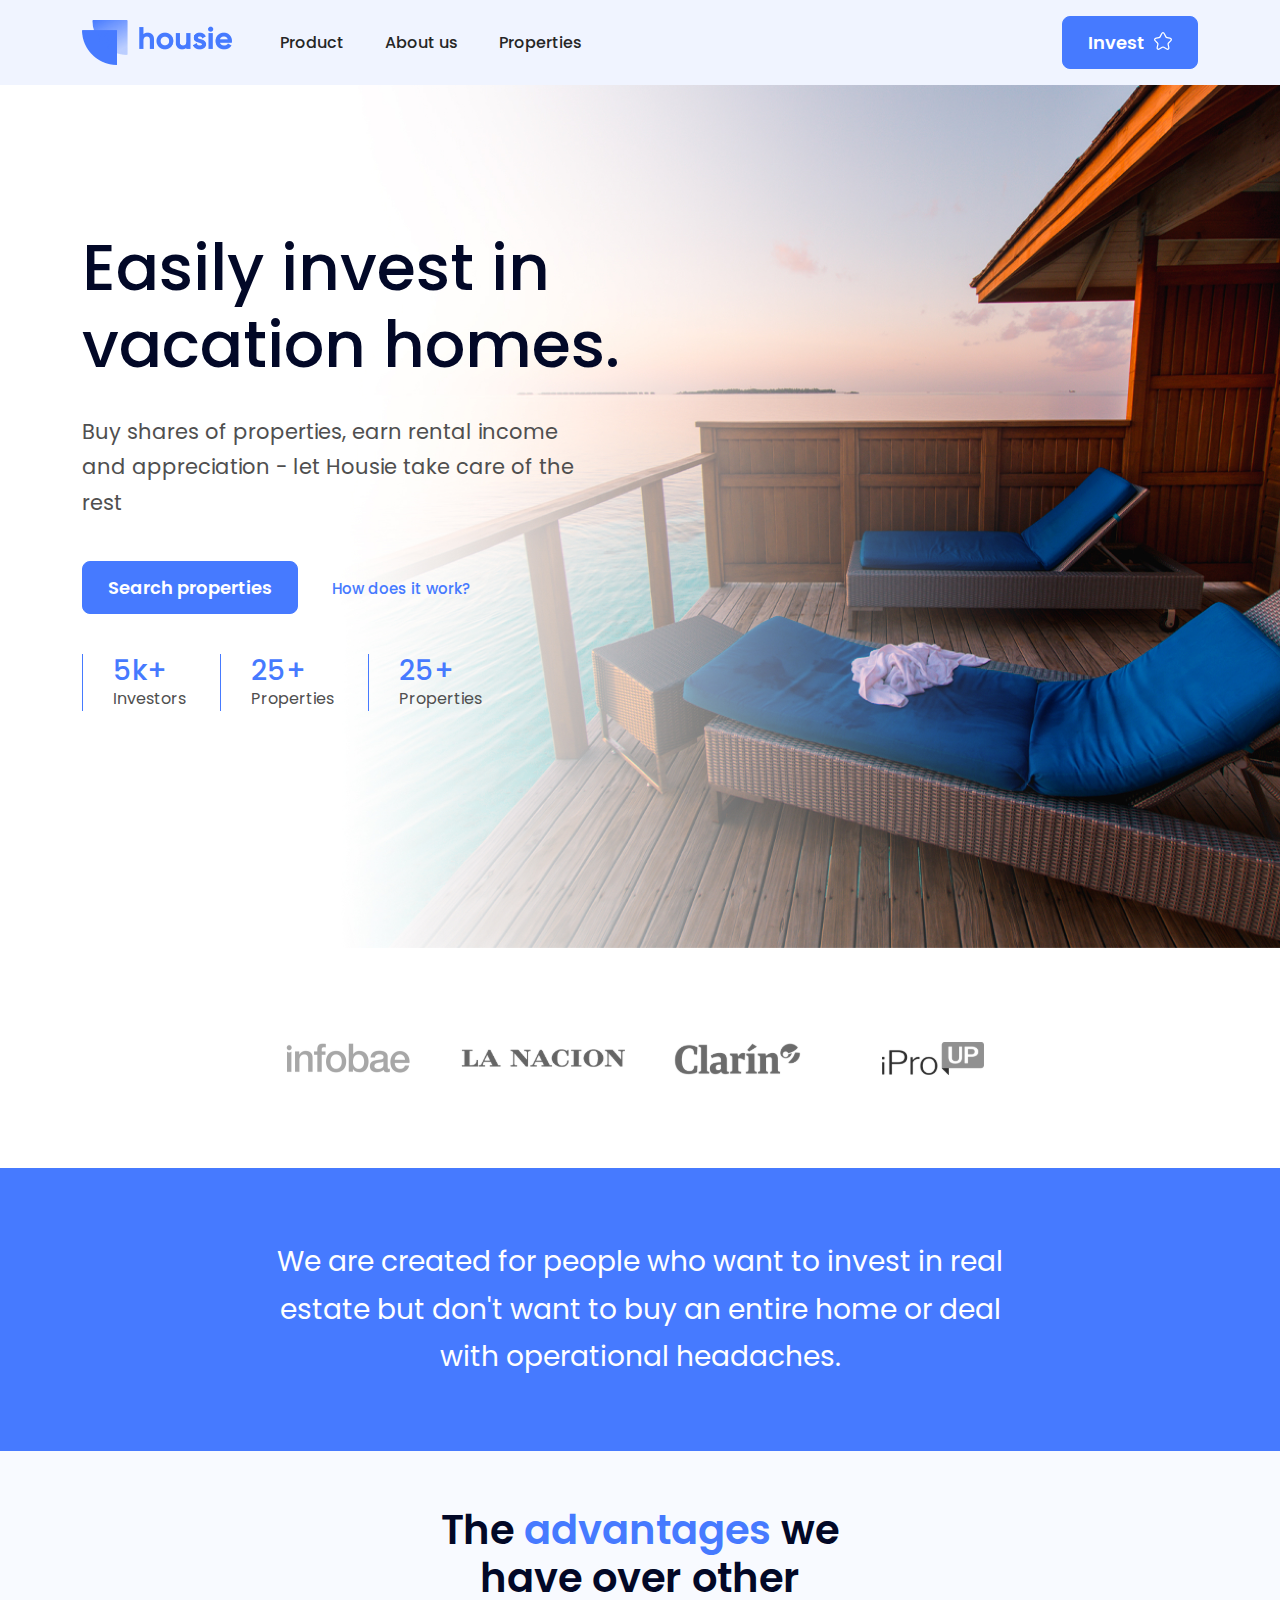
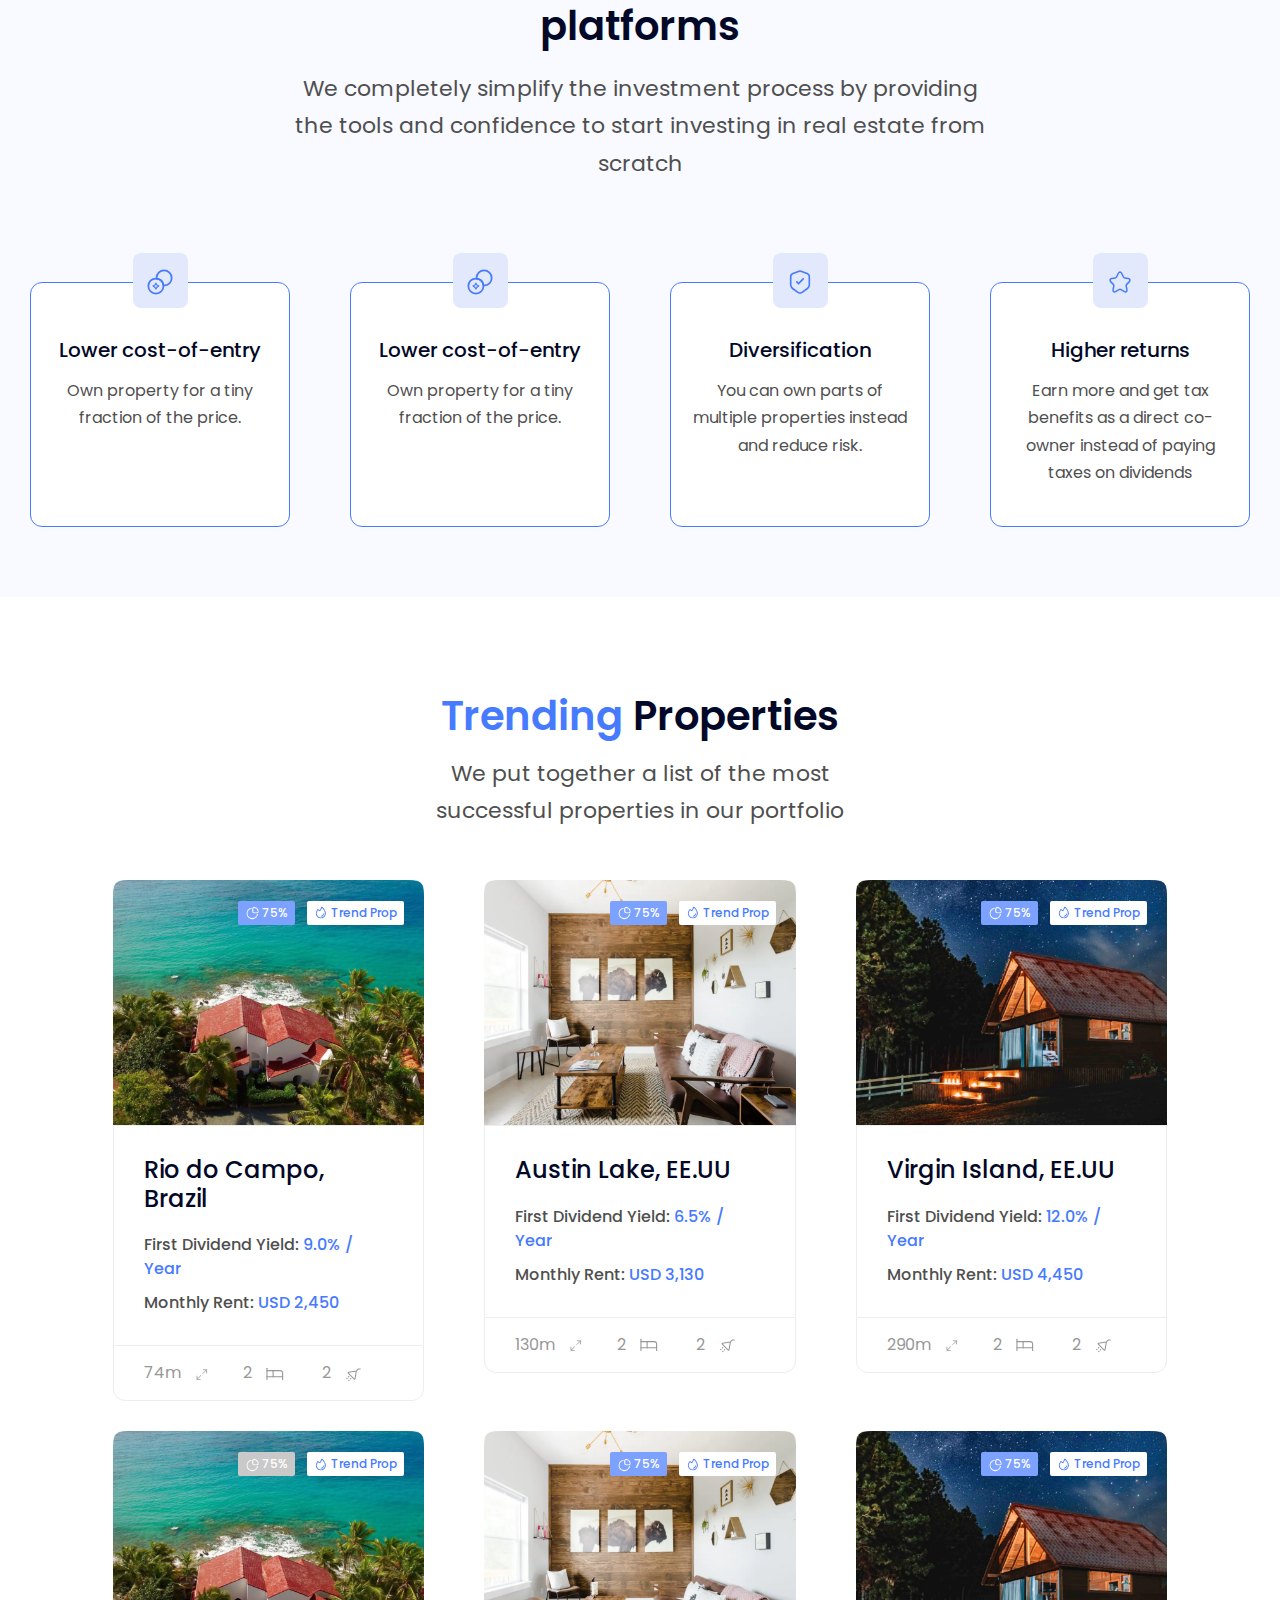
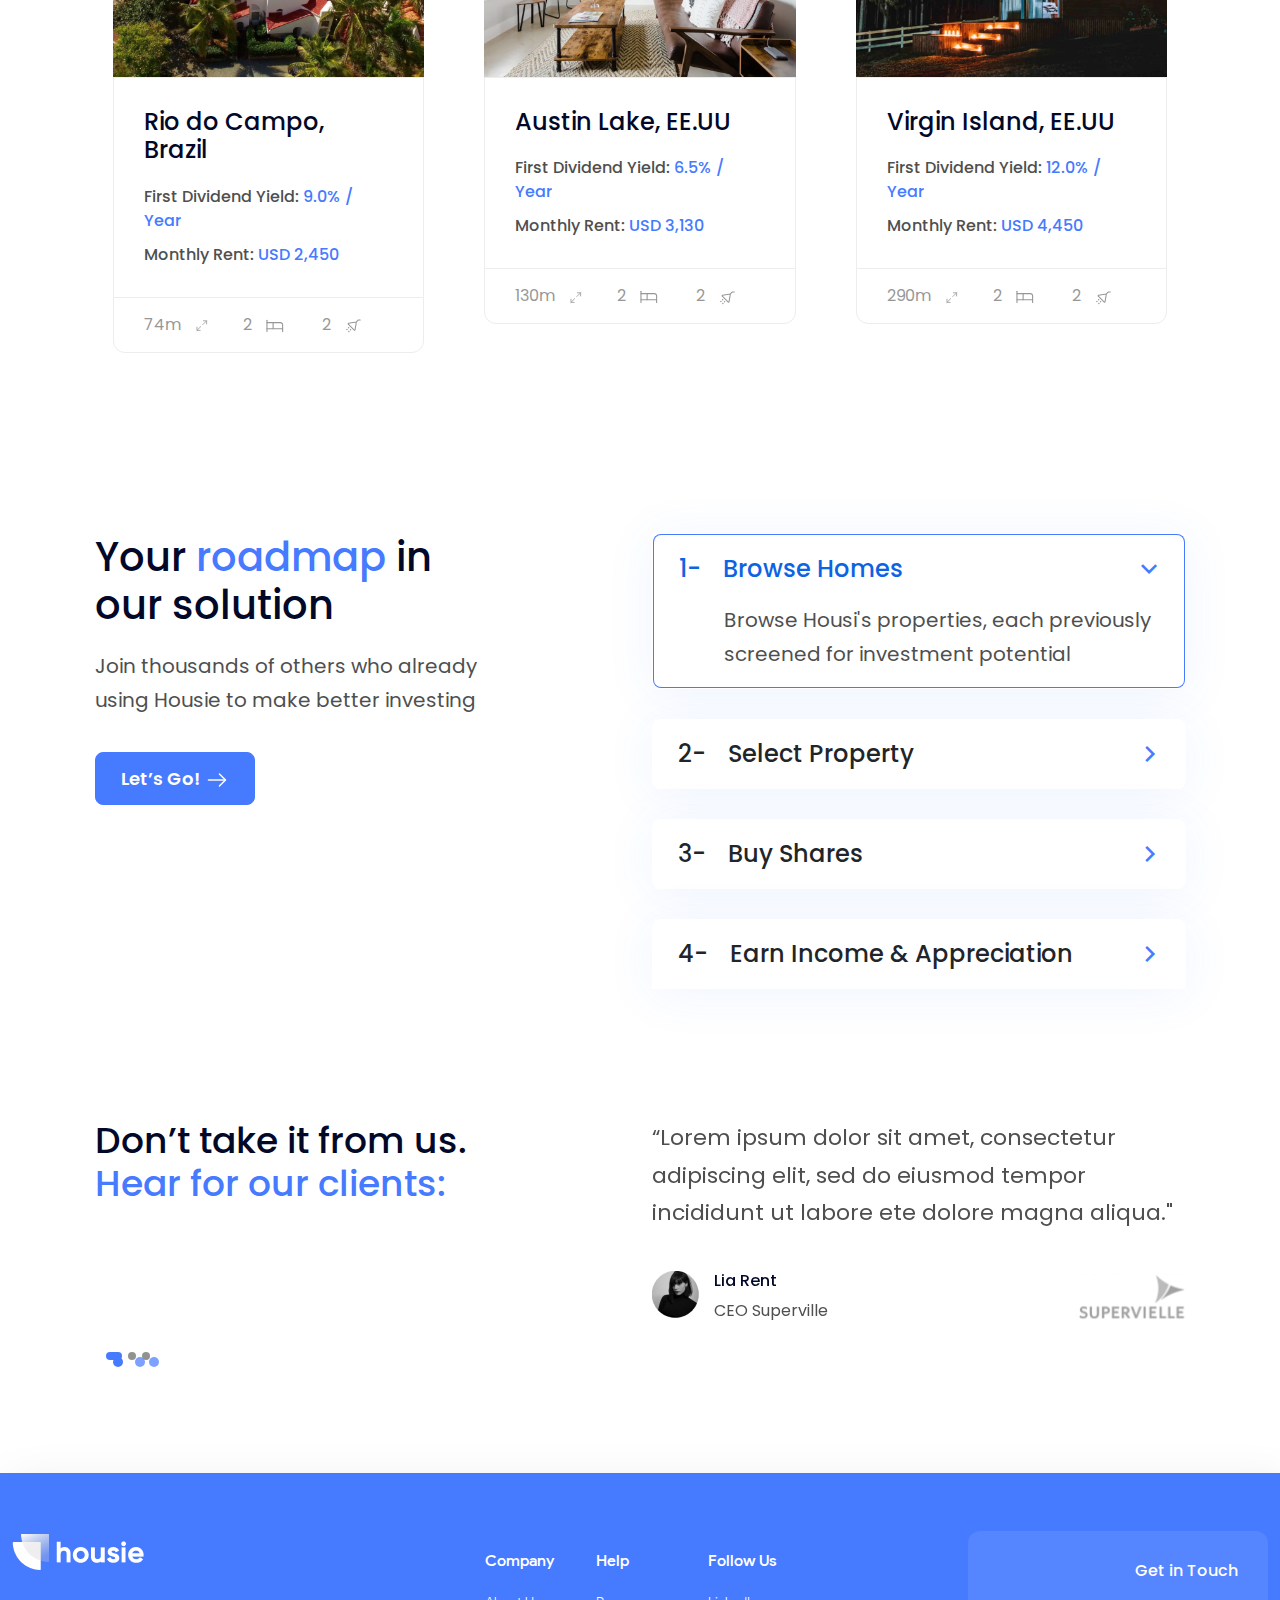
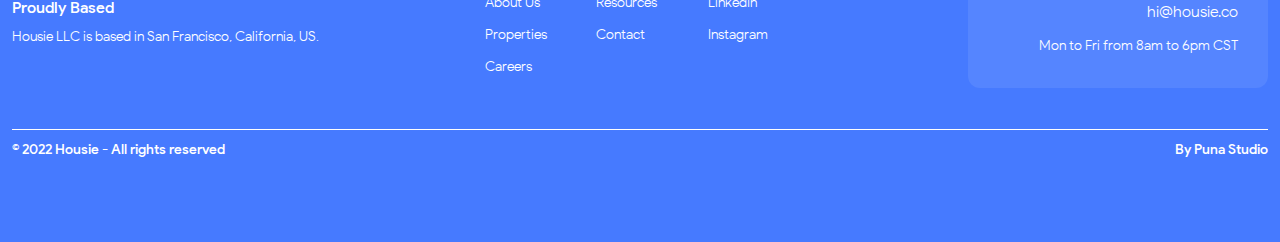
<file: index.html>
<!doctype html>
<html lang="zxx">

<head>
	<!-- Required meta tags -->
	<meta charset="utf-8">
	<meta name="viewport" content="width=device-width, initial-scale=1, shrink-to-fit=no">

	<!-- Links Of CSS File -->
	<link rel="stylesheet" href="assets/css/bootstrap.min.css">
	<link rel="stylesheet" href="assets/css/owl.theme.default.min.css">
	<link rel="stylesheet" href="assets/css/owl.carousel.min.css">
	<link rel="stylesheet" href="assets/css/remixicon.css">
	<link rel="stylesheet" href="assets/css/animate.min.css">
	<link rel="stylesheet" href="assets/css/gilroy.css">
	<link rel="stylesheet" href="assets/css/style.css">
	<link rel="stylesheet" href="assets/css/responsive.css">

	<!-- Favicon -->
	<link rel="icon" type="image/png" href="assets/images/favicon.png">
	<!-- Title -->
	<title>Housie - HTML Template</title>
</head>

<body>
	<!-- Start Preloader Area -->
	<div class="preloader" id="loader-style">
		<div class="preloader-wrap">
			<span></span>
			<span></span>
			<span></span>
			<span></span>
		</div>
	</div>
	<!-- End Preloader Area -->

	<!-- Start Navbar Area -->
	<nav class="navbar navbar-expand-lg">
		<div class="container">
			<a class="navbar-brand" href="#">
				<img src="assets/images/logo.png" alt="image">
			</a>

			<button class="menu-btn" type="button" data-bs-toggle="offcanvas" data-bs-target="#offcanvasWithBothOptions"
				aria-controls="offcanvasWithBothOptions">
				<img src="assets/images/menu.svg" alt="">
			</button>

			<div class="collapse navbar-collapse" id="navbarSupportedContent">
				<ul class="navbar-nav me-auto mb-2 mb-lg-0">
					<li class="nav-item">
						<a class="nav-link active" href="#">Product</a>
					</li>

					<li class="nav-item">
						<a class="nav-link" href="about.html">About us</a>
					</li>

					<li class="nav-item">
						<a class="nav-link" href="#">Properties</a>
					</li>
				</ul>

				<div class="other-option">
					<a href="#" class="default-btn">
						<span>Invest</span>
						<img src="assets/images/star.svg" alt="image">
					</a>
				</div>
			</div>
		</div>
	</nav>
	<!-- End Navbar Area -->

	<div class="mobile-menus offcanvas offcanvas-start" data-bs-scroll="true" tabindex="-1"
		id="offcanvasWithBothOptions" aria-labelledby="offcanvasWithBothOptionsLabel">
		<div class="offcanvas-header">
			<img src="assets/images/logo.png" alt="Image">
			<button type="button" class="btn-close" data-bs-dismiss="offcanvas" aria-label="Close"></button>
		</div>
		<div class="offcanvas-body mobile-menu">
			<ul>
				<li>
					<a href="#" class="link">Product</a>
				</li>
				<li>
					<a href="about.html" class="link">About us</a>
				</li>
				<li>
					<a href="#" class="link">Properties</a>
				</li>
				<li>
					<a href="#" class="default-btn">
						<div class="">
							<span>Invest</span>
							<img src="assets/images/star.svg" alt="image">
						</div>
					</a>
				</li>
			</ul>
		</div>
	</div>

	<!-- Start Banner Area -->
	<div class="banner-area">
		<div class="container">
			<div class="banner-content">
				<h1>Easily invest in vacation homes.</h1>
				<p>Buy shares of properties, earn rental income and appreciation - let Housie take care of the rest</p>
				<div class="banner-btn">
					<a href="#" class="default-btn">
						Search properties
					</a>
					<a href="#" class="read-more">
						How does it work?
					</a>
				</div>
				<ul>
					<li>
						<h3>5k+</h3>
						<span>Investors</span>
					</li>
					<li>
						<h3>25+</h3>
						<span>Properties</span>
					</li>
					<li>
						<h3>25+</h3>
						<span>Properties</span>
					</li>
				</ul>
			</div>
		</div>

		<img src="assets/images/banner-bg.jpg" class="mobile-banner-img" alt="Image">
	</div>
	<!-- End Banner Area -->

	<!-- Start Partner Area -->
	<div class="partner-area">
		<div class="container">
			<div class="partner-wrap">
				<div class="partner-slide owl-carousel">
					<div class="partner-item">
						<img src="assets/images/p-1.svg" alt="Image">
					</div>
					<div class="partner-item">
						<img src="assets/images/p-2.svg" alt="Image">
					</div>
					<div class="partner-item">
						<img src="assets/images/p-3.svg" alt="Image">
					</div>
					<div class="partner-item">
						<img src="assets/images/p-4.svg" alt="Image">
					</div>
				</div>
			</div>
		</div>
	</div>
	<!-- End Partner Area -->

	<!-- Start Piece Area -->
	<div class="piece-area">
		<div class="container container-wrap">
			<!-- <div class="row">
					<div class="col-lg-6">
						<div class="piece-content-1">
							<p>Investing in real estate will be a <span>piece of cake</span> for you.</p>
						</div>
					</div>
				</div> -->
			<div class="piece-content-2">
				<p>We are created for people who want to invest in real estate but don't want to buy an entire home or
					deal with operational headaches.</p>
			</div>
		</div>
	</div>
	<!-- End Piece Area -->

	<!-- Start Video For Mobile Area -->
	<div class="video-area mama">
		<div class="container">
			<div class="video-img">
				<img src="assets/images/video-img.png" alt="">
				<div class="d-flex video-card align-items-cenetr">
					<div class="">
						<img src="assets/images/play.png" alt="">
					</div>
					<div class="">
						<h3>Virtual Home Tour</h3>
						<span>We provide you with virtual tour</span>
					</div>
				</div>
				<div class="d-flex video-card ffffffffff align-items-cenetr">
					<div class="">
						<img src="assets/images/home.png" alt="">
					</div>
					<div class="">
						<h3>Find the best deal</h3>
						<span>Search among hundreds of properties</span>
					</div>
				</div>
			</div>

			<div class="video-contentsss">
				<h2>Investing in real estate will be a <span>piece of cake</span> for you.</h2>
				<p>We are created for people who want to invest in real estate but don't want to buy an entire home or
					deal with operational headaches.</p>
				<a href="#" class="default-btn">
					<div class="">
						See More
						<img src="assets/images/arrow-right.svg" alt="">
					</div>
				</a>
			</div>
		</div>
	</div>
	<!-- End Video For Mobile Area -->

	<!-- Start Advantages Area -->
	<div class="advantages-area mama bg-color-fsed pt-60 pb-70">
		<div class="container container-wrap-975">
			<div class="section-title">
				<h2>The <span>advantages</span> we have over other platforms</h2>
				<p>We completely simplify the investment process by providing the tools and confidence to start
					investing in real estate from scratch</p>
			</div>

			<div class="row">
				<div class="col-lg-3 col-md-6">
					<div class="single-advantages">
						<div class="icon">
							<img src="assets/images/icon-1.svg" alt="Image">
						</div>
						<h3>Lower cost-of-entry</h3>
						<p>Own property for a tiny fraction of the price.</p>
					</div>
				</div>

				<div class="col-lg-3 col-md-6">
					<div class="single-advantages">
						<div class="icon">
							<img src="assets/images/icon-1.svg" alt="Image">
						</div>
						<h3>Lower cost-of-entry</h3>
						<p>Own property for a tiny fraction of the price.</p>
					</div>
				</div>

				<div class="col-lg-3 col-md-6">
					<div class="single-advantages">
						<div class="icon">
							<img src="assets/images/icon-2.svg" alt="Image">
						</div>
						<h3>Diversification</h3>
						<p>You can own parts of multiple properties instead and reduce risk.</p>
					</div>
				</div>

				<div class="col-lg-3 col-md-6">
					<div class="single-advantages">
						<div class="icon">
							<img src="assets/images/icon-3.svg" alt="Image">
						</div>
						<h3>Higher returns</h3>
						<p>Earn more and get tax benefits as a direct co-owner instead of paying taxes on dividends</p>
					</div>
				</div>
			</div>
		</div>
	</div>
	<!-- End Advantages Area -->

	<!-- Start Roadmap  Area -->
	<div class="roadmap-area mama pt-100">
		<div class="container container-wrap">
			<div class="row">
				<div class="col-lg-6">
					<div class="roadmap-content">
						<h2>Your <span>roadmap</span> in our solution</h2>
						<p>Join thousands of others who already using Housie to make better investing</p>
						<a href="#" class="default-btn">
							<div class="">
								<span>Let’s Go!</span>
								<img src="assets/images/arrow-right.svg" alt="Image">
							</div>
						</a>
					</div>
				</div>
				<div class="col-lg-6">
					<div class="faq-content faq-first">
						<div class="accordion" id="accordionExample2">
							<div class="accordion-item">
								<h2 class="accordion-header" id="headingOne2">
									<button class="accordion-button" type="button" data-bs-toggle="collapse"
										data-bs-target="#collapseOne" aria-expanded="true" aria-controls="collapseOne">
										<span>1-</span> Browse Homes
									</button>
								</h2>

								<div id="collapseOne" class="accordion-collapse collapse show"
									aria-labelledby="headingOne2" data-bs-parent="#accordionExample2">
									<div class="accordion-body">
										<p>Browse Housi's properties, each previously screened for investment potential
										</p>
									</div>
								</div>
							</div>

							<div class="accordion-item">
								<h2 class="accordion-header" id="headingTwo2">
									<button class="accordion-button collapsed" type="button" data-bs-toggle="collapse"
										data-bs-target="#collapseTwo" aria-expanded="false" aria-controls="collapseTwo">
										<span>2-</span> Select Property
									</button>
								</h2>
								<div id="collapseTwo" class="accordion-collapse collapse" aria-labelledby="headingTwo2"
									data-bs-parent="#accordionExample2">
									<div class="accordion-body">
										<p>Browse Housi's properties, each previously screened for investment potential
										</p>
									</div>
								</div>
							</div>

							<div class="accordion-item">
								<h2 class="accordion-header" id="headingThree2">
									<button class="accordion-button collapsed" type="button" data-bs-toggle="collapse"
										data-bs-target="#collapseThree" aria-expanded="false"
										aria-controls="collapseThree">
										<span>3-</span> Buy Shares
									</button>
								</h2>
								<div id="collapseThree" class="accordion-collapse collapse"
									aria-labelledby="headingThree2" data-bs-parent="#accordionExample2">
									<div class="accordion-body">
										<p>Browse Housi's properties, each previously screened for investment potential
										</p>
									</div>
								</div>
							</div>

							<div class="accordion-item">
								<h2 class="accordion-header" id="headingFour2">
									<button class="accordion-button collapsed" type="button" data-bs-toggle="collapse"
										data-bs-target="#collapseFour" aria-expanded="false"
										aria-controls="collapseFour">
										<span>4-</span> Earn Income & Appreciation
									</button>
								</h2>
								<div id="collapseFour" class="accordion-collapse collapse"
									aria-labelledby="headingFour2" data-bs-parent="#accordionExample2">
									<div class="accordion-body">
										<p>Browse Housi's properties, each previously screened for investment potential
										</p>
									</div>
								</div>
							</div>
						</div>
					</div>
				</div>
			</div>
		</div>
	</div>
	<!-- End Roadmap  Area -->

	<!-- Start Trending Area -->
	<div class="trending-area mama pt-100 pb-150">
		<div class="container container-wrap">
			<div class="section-title">
				<h2><span>Trending</span> Properties</h2>
				<p>We put together a list of the most successful properties in our portfolio</p>
			</div>

			<div class="trending-slide owl-carousel owl-theme">
				<div class="single-trending">
					<div class="trending-img">
						<img src="assets/images/trending-1.jpg" alt="Image">

						<ul class="trending">
							<li class="chart">
								<img src="assets/images/chart.png" alt="Image">
								75%
							</li>
							<li class="trand">
								<img src="assets/images/trand.png" alt="Image">
								Trend Prop
							</li>
						</ul>
					</div>

					<div class="trending-content">
						<h3>
							<a href="#">Rio do Campo, Brazil </a>
						</h3>
						<ul class="dividend">
							<li>
								First Dividend Yield:
								<span>9.0% / Year</span>
							</li>
							<li>
								Monthly Rent:
								<span>USD 2,450</span>
							</li>
						</ul>
					</div>

					<ul class="rent-list">
						<li>
							74m
							<img src="assets/images/maximize-2.svg" alt="Image">
						</li>
						<li>
							2
							<img src="assets/images/bed.svg" alt="Image">
						</li>
						<li>
							2
							<img src="assets/images/shower.svg" alt="Image">
						</li>
					</ul>
				</div>

				<div class="single-trending">
					<div class="trending-img">
						<img src="assets/images/trending-2.jpg" alt="Image">

						<ul class="trending">
							<li class="chart">
								<img src="assets/images/chart.png" alt="Image">
								75%
							</li>
							<li class="trand">
								<img src="assets/images/trand.png" alt="Image">
								Trend Prop
							</li>
						</ul>
					</div>

					<div class="trending-content">
						<h3>
							<a href="#">Austin Lake, EE.UU</a>
						</h3>
						<ul class="dividend">
							<li>
								First Dividend Yield:
								<span>6.5% / Year</span>
							</li>
							<li>
								Monthly Rent:
								<span>USD 3,130</span>
							</li>
						</ul>
					</div>

					<ul class="rent-list">
						<li>
							130m
							<img src="assets/images/maximize-2.svg" alt="Image">
						</li>
						<li>
							2
							<img src="assets/images/bed.svg" alt="Image">
						</li>
						<li>
							2
							<img src="assets/images/shower.svg" alt="Image">
						</li>
					</ul>
				</div>

				<div class="single-trending">
					<div class="trending-img">
						<img src="assets/images/trending-3.jpg" alt="Image">

						<ul class="trending">
							<li class="chart">
								<img src="assets/images/chart.png" alt="Image">
								75%
							</li>
							<li class="trand">
								<img src="assets/images/trand.png" alt="Image">
								Trend Prop
							</li>
						</ul>
					</div>

					<div class="trending-content">
						<h3>
							<a href="#">Virgin Island, EE.UU</a>
						</h3>
						<ul class="dividend">
							<li>
								First Dividend Yield:
								<span>12.0% / Year</span>
							</li>
							<li>
								Monthly Rent:
								<span>USD 4,450</span>
							</li>
						</ul>
					</div>

					<ul class="rent-list">
						<li>
							290m
							<img src="assets/images/maximize-2.svg" alt="Image">
						</li>
						<li>
							2
							<img src="assets/images/bed.svg" alt="Image">
						</li>
						<li>
							2
							<img src="assets/images/shower.svg" alt="Image">
						</li>
					</ul>
				</div>
			</div>
		</div>
	</div>
	<!-- End Preloader Area -->

	<!-- Start Advantages Area -->
	<div class="advantages-area amam bg-color-fsed pt-60 pb-70">
		<div class="container container-wrap-1290">
			<div class="section-title">
				<h2>The <span>advantages</span> we have over other platforms</h2>
				<p>We completely simplify the investment process by providing the tools and confidence to start
					investing in real estate from scratch</p>
			</div>

			<div class="row">
				<div class="col-lg-3 col-md-6">
					<div class="single-advantages">
						<div class="icon">
							<img src="assets/images/icon-1.svg" alt="Image">
						</div>
						<h3>Lower cost-of-entry</h3>
						<p>Own property for a tiny fraction of the price.</p>
					</div>
				</div>

				<div class="col-lg-3 col-md-6">
					<div class="single-advantages">
						<div class="icon">
							<img src="assets/images/icon-1.svg" alt="Image">
						</div>
						<h3>Lower cost-of-entry</h3>
						<p>Own property for a tiny fraction of the price.</p>
					</div>
				</div>

				<div class="col-lg-3 col-md-6">
					<div class="single-advantages">
						<div class="icon">
							<img src="assets/images/icon-2.svg" alt="Image">
						</div>
						<h3>Diversification</h3>
						<p>You can own parts of multiple properties instead and reduce risk.</p>
					</div>
				</div>

				<div class="col-lg-3 col-md-6">
					<div class="single-advantages">
						<div class="icon">
							<img src="assets/images/icon-3.svg" alt="Image">
						</div>
						<h3>Higher returns</h3>
						<p>Earn more and get tax benefits as a direct co-owner instead of paying taxes on dividends</p>
					</div>
				</div>
			</div>
		</div>
	</div>
	<!-- End Advantages Area -->

	<!-- Start Trending Area -->
	<div class="trending-area amam pt-100 pb-150">
		<div class="container container-wrap">
			<div class="section-title">
				<h2><span>Trending</span> Properties</h2>
				<p>We put together a list of the most successful properties in our portfolio</p>
			</div>

			<div class="row justify-content-center">
				<div class="col-lg-4 col-md-6">
					<div class="single-trending">
						<div class="trending-img">
							<img src="assets/images/trending-1.jpg" alt="Image">

							<ul class="trending">
								<li class="chart">
									<img src="assets/images/chart.png" alt="Image">
									75%
								</li>
								<li class="trand">
									<img src="assets/images/trand.png" alt="Image">
									Trend Prop
								</li>
							</ul>
						</div>

						<div class="trending-content">
							<h3>
								<a href="#">Rio do Campo, Brazil </a>
							</h3>
							<ul class="dividend">
								<li>
									First Dividend Yield:
									<span>9.0% / Year</span>
								</li>
								<li>
									Monthly Rent:
									<span>USD 2,450</span>
								</li>
							</ul>
						</div>

						<ul class="rent-list">
							<li>
								74m
								<img src="assets/images/maximize-2.svg" alt="Image">
							</li>
							<li>
								2
								<img src="assets/images/bed.svg" alt="Image">
							</li>
							<li>
								2
								<img src="assets/images/shower.svg" alt="Image">
							</li>
						</ul>
					</div>
				</div>

				<div class="col-lg-4 col-md-6">
					<div class="single-trending">
						<div class="trending-img">
							<img src="assets/images/trending-2.jpg" alt="Image">

							<ul class="trending">
								<li class="chart">
									<img src="assets/images/chart.png" alt="Image">
									75%
								</li>
								<li class="trand">
									<img src="assets/images/trand.png" alt="Image">
									Trend Prop
								</li>
							</ul>
						</div>

						<div class="trending-content">
							<h3>
								<a href="#">Austin Lake, EE.UU</a>
							</h3>
							<ul class="dividend">
								<li>
									First Dividend Yield:
									<span>6.5% / Year</span>
								</li>
								<li>
									Monthly Rent:
									<span>USD 3,130</span>
								</li>
							</ul>
						</div>

						<ul class="rent-list">
							<li>
								130m
								<img src="assets/images/maximize-2.svg" alt="Image">
							</li>
							<li>
								2
								<img src="assets/images/bed.svg" alt="Image">
							</li>
							<li>
								2
								<img src="assets/images/shower.svg" alt="Image">
							</li>
						</ul>
					</div>
				</div>

				<div class="col-lg-4 col-md-6">
					<div class="single-trending">
						<div class="trending-img">
							<img src="assets/images/trending-3.jpg" alt="Image">

							<ul class="trending">
								<li class="chart">
									<img src="assets/images/chart.png" alt="Image">
									75%
								</li>
								<li class="trand">
									<img src="assets/images/trand.png" alt="Image">
									Trend Prop
								</li>
							</ul>
						</div>

						<div class="trending-content">
							<h3>
								<a href="#">Virgin Island, EE.UU</a>
							</h3>
							<ul class="dividend">
								<li>
									First Dividend Yield:
									<span>12.0% / Year</span>
								</li>
								<li>
									Monthly Rent:
									<span>USD 4,450</span>
								</li>
							</ul>
						</div>

						<ul class="rent-list">
							<li>
								290m
								<img src="assets/images/maximize-2.svg" alt="Image">
							</li>
							<li>
								2
								<img src="assets/images/bed.svg" alt="Image">
							</li>
							<li>
								2
								<img src="assets/images/shower.svg" alt="Image">
							</li>
						</ul>
					</div>
				</div>

				<div class="col-lg-4 col-md-6">
					<div class="single-trending">
						<div class="trending-img">
							<img src="assets/images/trending-1.jpg" alt="Image">

							<ul class="trending">
								<li class="chart ffffffffff">
									<img src="assets/images/chart.png" alt="Image">
									75%
								</li>
								<li class="trand">
									<img src="assets/images/trand.png" alt="Image">
									Trend Prop
								</li>
							</ul>
						</div>

						<div class="trending-content">
							<h3>
								<a href="#">Rio do Campo, Brazil </a>
							</h3>
							<ul class="dividend">
								<li>
									First Dividend Yield:
									<span>9.0% / Year</span>
								</li>
								<li>
									Monthly Rent:
									<span>USD 2,450</span>
								</li>
							</ul>
						</div>

						<ul class="rent-list">
							<li>
								74m
								<img src="assets/images/maximize-2.svg" alt="Image">
							</li>
							<li>
								2
								<img src="assets/images/bed.svg" alt="Image">
							</li>
							<li>
								2
								<img src="assets/images/shower.svg" alt="Image">
							</li>
						</ul>
					</div>
				</div>

				<div class="col-lg-4 col-md-6">
					<div class="single-trending">
						<div class="trending-img">
							<img src="assets/images/trending-2.jpg" alt="Image">

							<ul class="trending">
								<li class="chart">
									<img src="assets/images/chart.png" alt="Image">
									75%
								</li>
								<li class="trand">
									<img src="assets/images/trand.png" alt="Image">
									Trend Prop
								</li>
							</ul>
						</div>

						<div class="trending-content">
							<h3>
								<a href="#">Austin Lake, EE.UU</a>
							</h3>
							<ul class="dividend">
								<li>
									First Dividend Yield:
									<span>6.5% / Year</span>
								</li>
								<li>
									Monthly Rent:
									<span>USD 3,130</span>
								</li>
							</ul>
						</div>

						<ul class="rent-list">
							<li>
								130m
								<img src="assets/images/maximize-2.svg" alt="Image">
							</li>
							<li>
								2
								<img src="assets/images/bed.svg" alt="Image">
							</li>
							<li>
								2
								<img src="assets/images/shower.svg" alt="Image">
							</li>
						</ul>
					</div>
				</div>

				<div class="col-lg-4 col-md-6">
					<div class="single-trending">
						<div class="trending-img">
							<img src="assets/images/trending-3.jpg" alt="Image">

							<ul class="trending">
								<li class="chart">
									<img src="assets/images/chart.png" alt="Image">
									75%
								</li>
								<li class="trand">
									<img src="assets/images/trand.png" alt="Image">
									Trend Prop
								</li>
							</ul>
						</div>

						<div class="trending-content">
							<h3>
								<a href="#">Virgin Island, EE.UU</a>
							</h3>
							<ul class="dividend">
								<li>
									First Dividend Yield:
									<span>12.0% / Year</span>
								</li>
								<li>
									Monthly Rent:
									<span>USD 4,450</span>
								</li>
							</ul>
						</div>

						<ul class="rent-list">
							<li>
								290m
								<img src="assets/images/maximize-2.svg" alt="Image">
							</li>
							<li>
								2
								<img src="assets/images/bed.svg" alt="Image">
							</li>
							<li>
								2
								<img src="assets/images/shower.svg" alt="Image">
							</li>
						</ul>
					</div>
				</div>
			</div>
		</div>
	</div>
	<!-- End Preloader Area -->

	<!-- Start Investor Area -->
	<!-- <div class="investor-area amam pb-200">
			<div class="container container-wrap">
				<div class="section-title left-title">
					<h2>From our <span>investor</span> community:</h2>
				</div>

				<div class="row">
					<div class="col-lg-6">
						<ul class="investor-contents nav nav-tabs" id="myTab" role="tablist">
							<li class="nav-item" role="presentation">
								<button class="nav-link active" id="home-tab" data-bs-toggle="tab" data-bs-target="#home-tab-pane" type="button" role="tab" aria-controls="home-tab-pane" aria-selected="true">
									<div class="investor-content d-flex align-items-cenetr">
										<img src="assets/images/investor-1.png" alt="Image">
										<div class="investor-info">
											<h3>Ashley Madison</h3>
											<span>April, 2022</span>
										</div>
									</div>
								</button>
							</li>
							<li class="nav-item" role="presentation">
								<button class="nav-link" id="profile-tab" data-bs-toggle="tab" data-bs-target="#profile-tab-pane" type="button" role="tab" aria-controls="profile-tab-pane" aria-selected="false">
									<div class="investor-content d-flex align-items-cenetr">
										<img src="assets/images/investor-2.png" alt="Image">
										<div class="investor-info">
											<h3>Richard Fort</h3>
											<span>January, 2022</span>
										</div>
									</div>
								</button>
							</li>
							<li class="nav-item" role="presentation">
								<button class="nav-link" id="contact-tab" data-bs-toggle="tab" data-bs-target="#contact-tab-pane" type="button" role="tab" aria-controls="contact-tab-pane" aria-selected="false">
									<div class="investor-content d-flex align-items-cenetr">
										<img src="assets/images/investor-3.png" alt="Image">
										<div class="investor-info">
											<h3>Stacy Blond</h3>
											<span>December, 2021</span>
										</div>
									</div>
								</button>
							</li>
						</ul>
					</div>
					<div class="col-lg-6">
						<div class="tab-content" id="myTabContent">
							<div class="tab-pane fade show active" id="home-tab-pane" role="tabpanel" aria-labelledby="home-tab" tabindex="0">
								<div class="single-investor">
									<h3>It was a great experience!</h3>
									<ul>
										<li>
											<img src="assets/images/rating.svg" alt="Image">
										</li>
										<li>
											<img src="assets/images/rating.svg" alt="Image">
										</li>
										<li>
											<img src="assets/images/rating.svg" alt="Image">
										</li>
										<li>
											<img src="assets/images/rating.svg" alt="Image">
										</li>
										<li>
											<img src="assets/images/rating.svg" alt="Image">
										</li>
									</ul>
									<p>“Is the best of both worlds: relaxation & adventure. A perfect, peaceful escape from the fast paced city life that I’m use to. It was the most magical place I’ve ever stayed. The vibe of the A Frame is so cozy that you can’t help but feel at ease as soon as you walk in. It just feels like home. Loved how minimalist the set up was & how comfortable the beds were. I think I got the best sleep of my life here.”</p>

									<a href="#" class="read-more">Read more <img src="assets/images/right.svg" alt="Image"></a>
								</div>
							</div>
							<div class="tab-pane fade" id="profile-tab-pane" role="tabpanel" aria-labelledby="profile-tab" tabindex="0">
								<div class="single-investor">
									<h3>It was a great experience!</h3>
									<ul>
										<li>
											<img src="assets/images/rating.svg" alt="Image">
										</li>
										<li>
											<img src="assets/images/rating.svg" alt="Image">
										</li>
										<li>
											<img src="assets/images/rating.svg" alt="Image">
										</li>
										<li>
											<img src="assets/images/rating.svg" alt="Image">
										</li>
										<li>
											<img src="assets/images/rating.svg" alt="Image">
										</li>
									</ul>
									<p>“Is the best of both worlds: relaxation & adventure. A perfect, peaceful escape from the fast paced city life that I’m use to. It was the most magical place I’ve ever stayed. The vibe of the A Frame is so cozy that you can’t help but feel at ease as soon as you walk in. It just feels like home. Loved how minimalist the set up was & how comfortable the beds were. I think I got the best sleep of my life here.”</p>

									<a href="#" class="read-more">Read more <img src="assets/images/right.svg" alt="Image"></a>
								</div>
							</div>
							<div class="tab-pane fade" id="contact-tab-pane" role="tabpanel" aria-labelledby="contact-tab" tabindex="0">
								<div class="single-investor">
									<h3>It was a great experience!</h3>
									<ul>
										<li>
											<img src="assets/images/rating.svg" alt="Image">
										</li>
										<li>
											<img src="assets/images/rating.svg" alt="Image">
										</li>
										<li>
											<img src="assets/images/rating.svg" alt="Image">
										</li>
										<li>
											<img src="assets/images/rating.svg" alt="Image">
										</li>
										<li>
											<img src="assets/images/rating.svg" alt="Image">
										</li>
									</ul>
									<p>“Is the best of both worlds: relaxation & adventure. A perfect, peaceful escape from the fast paced city life that I’m use to. It was the most magical place I’ve ever stayed. The vibe of the A Frame is so cozy that you can’t help but feel at ease as soon as you walk in. It just feels like home. Loved how minimalist the set up was & how comfortable the beds were. I think I got the best sleep of my life here.”</p>

									<a href="#" class="read-more">Read more <img src="assets/images/right.svg" alt="Image"></a>
								</div>
							</div>
						</div>
					</div>
				</div>
			</div>
		</div> -->
	<!-- End Investor Area -->

	<!-- Start Roadmap  Area -->
	<div class="roadmap-area amam pb-100">
		<div class="container container-wrap">
			<div class="row">
				<div class="col-lg-6">
					<div class="roadmap-content">
						<h2>Your <span>roadmap</span> in our solution</h2>
						<p>Join thousands of others who already using Housie to make better investing</p>
						<a href="#" class="default-btn">
							<div class="">
								<span>Let’s Go!</span>
								<img src="assets/images/arrow-right.svg" alt="Image">
							</div>
						</a>
					</div>
				</div>

				<div class="col-lg-6">
					<div class="faq-content faq-first">
						<div class="accordion" id="accordionExample">
							<div class="accordion-item">
								<h2 class="accordion-header" id="headingOne">
									<button class="accordion-button" type="button" data-bs-toggle="collapse"
										data-bs-target="#collapseOne" aria-expanded="true" aria-controls="collapseOne">
										<span>1-</span> Browse Homes
									</button>
								</h2>

								<div id="collapseOne" class="accordion-collapse collapse show"
									aria-labelledby="headingOne" data-bs-parent="#accordionExample">
									<div class="accordion-body">
										<p>Browse Housi's properties, each previously screened for investment potential
										</p>
									</div>
								</div>
							</div>

							<div class="accordion-item">
								<h2 class="accordion-header" id="headingTwo">
									<button class="accordion-button collapsed" type="button" data-bs-toggle="collapse"
										data-bs-target="#collapseTwo" aria-expanded="false" aria-controls="collapseTwo">
										<span>2-</span> Select Property
									</button>
								</h2>
								<div id="collapseTwo" class="accordion-collapse collapse" aria-labelledby="headingTwo"
									data-bs-parent="#accordionExample">
									<div class="accordion-body">
										<p>Browse Housi's properties, each previously screened for investment potential
										</p>
									</div>
								</div>
							</div>

							<div class="accordion-item">
								<h2 class="accordion-header" id="headingThree">
									<button class="accordion-button collapsed" type="button" data-bs-toggle="collapse"
										data-bs-target="#collapseThree" aria-expanded="false"
										aria-controls="collapseThree">
										<span>3-</span> Buy Shares
									</button>
								</h2>
								<div id="collapseThree" class="accordion-collapse collapse"
									aria-labelledby="headingThree" data-bs-parent="#accordionExample">
									<div class="accordion-body">
										<p>Browse Housi's properties, each previously screened for investment potential
										</p>
									</div>
								</div>
							</div>

							<div class="accordion-item">
								<h2 class="accordion-header" id="headingFour">
									<button class="accordion-button collapsed" type="button" data-bs-toggle="collapse"
										data-bs-target="#collapseFour" aria-expanded="false"
										aria-controls="collapseFour">
										<span>4-</span> Earn Income & Appreciation
									</button>
								</h2>
								<div id="collapseFour" class="accordion-collapse collapse" aria-labelledby="headingFour"
									data-bs-parent="#accordionExample">
									<div class="accordion-body">
										<p>Browse Housi's properties, each previously screened for investment potential
										</p>
									</div>
								</div>
							</div>
						</div>
					</div>
				</div>
			</div>
		</div>
	</div>
	<!-- End Roadmap  Area -->

	<!-- End Suscribe  Area -->
	<div class="suscribe-area mama pb-100">
		<div class="container">
			<div class="suscribe-content">
				<div class="d-flex justify-content-between">
					<div class="">
						<img src="assets/images/rrr-1.png" alt="">
					</div>
					<div class="">
						<img src="assets/images/rrr-2.png" alt="">
					</div>
				</div>

				<div class="section-title">
					<h2>Housie Lern</h2>
					<p>Everything you need to know about building wealth with rental properties.</p>
				</div>

				<form class="suscribe-form">
					<input type="text" class="form-control" placeholder="Enter your email">
					<button class="default-btn" type="submit">Suscribe</button>
				</form>

				<div class="d-flex justify-content-between">
					<div class="">
						<img src="assets/images/rrr-3.png" class="ggggggg" alt="">
					</div>
					<div class="">
						<img src="assets/images/rrr-5.png" class="sssssss" alt="">
					</div>
				</div>

				<div class="d-flex justify-content-center mt-g50">
					<div class="">
						<img src="assets/images/rrr-4.png" class="ggggggg" alt="">
					</div>
				</div>
			</div>
		</div>
	</div>
	<!-- End Suscribe  Area -->

	<!-- Start Take It  Area -->
	<div class="take-it-area pb-150">
		<div class="container container-wrap">
			<div class="row">
				<div class="col-lg-6">
					<div class="take-it-content">
						<h2>Don’t take it from us. <span>Hear for our clients:</span></h2>
					</div>
				</div>
				<div class="col-lg-6">
					<div class="take-it-slider owl-carousel owl-theme">
						<div class="single-take-item">
							<p>“Lorem ipsum dolor sit amet, consectetur adipiscing elit, sed do eiusmod tempor
								incididunt ut labore ete dolore magna aliqua."</p>
							<div class="d-flex justify-content-between align-items-cenetr">
								<div class="take-info d-flex align-items-cenetr">
									<div class="">
										<img src="assets/images/take-1.png" alt="Image">
									</div>
									<div class="">
										<h3>Lia Rent</h3>
										<span>CEO Superville</span>
									</div>
								</div>

								<img src="assets/images/brand.svg" alt="">
							</div>
						</div>
						<div class="single-take-item">
							<p>“Lorem ipsum dolor sit amet, consectetur adipiscing elit, sed do eiusmod tempor
								incididunt ut labore ete dolore magna aliqua."</p>
							<div class="d-flex justify-content-between align-items-cenetr">
								<div class="take-info d-flex align-items-cenetr">
									<div class="">
										<img src="assets/images/take-1.png" alt="Image">
									</div>
									<div class="">
										<h3>Lia Rent</h3>
										<span>CEO Superville</span>
									</div>
								</div>

								<img src="assets/images/brand.svg" alt="">
							</div>
						</div>
						<div class="single-take-item">
							<p>“Lorem ipsum dolor sit amet, consectetur adipiscing elit, sed do eiusmod tempor
								incididunt ut labore ete dolore magna aliqua."</p>
							<div class="d-flex justify-content-between align-items-cenetr">
								<div class="take-info d-flex align-items-cenetr">
									<div class="">
										<img src="assets/images/take-1.png" alt="Image">
									</div>
									<div class="">
										<h3>Lia Rent</h3>
										<span>CEO Superville</span>
									</div>
								</div>

								<img src="assets/images/brand.svg" alt="">
							</div>
						</div>
					</div>
				</div>
			</div>
		</div>
	</div>
	<!-- End Take It  Area -->

	<!-- Start Footer  Area -->
	<div class="footer-area">
		<div class="container-fluid">
			<div class="footer-bg">
				<div class="row">
					<div class="col-lg-4 colmd-6">
						<div class="single-footer">
							<a href="#" class="logo">
								<img src="assets/images/white-logo.png" alt="Image">
							</a>
							<h4>Proudly Based</h4>
							<p>Housie LLC is based in San Francisco, California, US.</p>
						</div>
					</div>

					<div class="col-lg-4 colmd-6 wwwwwww">
						<div class="single-footer">
							<div class="row">
								<div class="col-lg-4 col-sm-4">
									<div class="single-footer-content">
										<h3>Company</h3>

										<ul>
											<li>
												<a href="#">About Us</a>
											</li>
											<li>
												<a href="#">Properties</a>
											</li>
											<li>
												<a href="#">Careers</a>
											</li>
										</ul>
									</div>
								</div>

								<div class="col-lg-4 col-sm-4 nnnnnnnnnnnnnnn">
									<div class="single-footer-content">
										<h3>Help</h3>

										<ul>
											<li>
												<a href="#">Resources</a>
											</li>
											<li>
												<a href="#">Contact</a>
											</li>
										</ul>
									</div>
								</div>

								<div class="col-lg-4 col-sm-4 nnnnnnnnnnnnnnn">
									<div class="single-footer-content">
										<h3>Follow Us</h3>

										<ul>
											<li>
												<a href="#">LinkedIn</a>
											</li>
											<li>
												<a href="#">Instagram</a>
											</li>
										</ul>
									</div>
								</div>

								<div class="col-lg-4 col-sm-4 ssssssss">
									<div class="single-footer-content ">
										<h3>Follow Us</h3>

										<ul>
											<li>
												<a href="#">LinkedIn</a>
											</li>
											<li>
												<a href="#">Instagram</a>
											</li>
										</ul>
									</div>
								</div>

								<div class="col-lg-4 col-sm-4 dddddddddd">
									<div class="single-footer-content mb-0">
										<h3>Help</h3>

										<ul>
											<li>
												<a href="#">Resources</a>
											</li>
											<li>
												<a href="#">Contact</a>
											</li>
										</ul>
									</div>
								</div>

							</div>
						</div>
					</div>

					<div class="col-lg-4 colmd-6">
						<div class="single-footer bg-used">
							<h3>Get in Touch</h3>
							<a href="mailto:hi@housie.co" class="mailto">hi@housie.co</a>
							<p>Mon to Fri from 8am to 6pm CST</p>
						</div>
					</div>
				</div>
				<div class="copy-right">
					<div class="row">
						<div class="col-lg-6">
							<p>© 2022 Housie - All rights reserved</p>
						</div>
						<div class="col-lg-6 text-end">
							<p>By Puna Studio</p>
						</div>
					</div>
				</div>
			</div>
		</div>
	</div>
	<!-- End Footer  Area -->

	<!-- Start Go Top Area -->
	<div class="go-top">
		<i class="ri-arrow-up-s-fill"></i>
		<i class="ri-arrow-up-s-fill"></i>
	</div>
	<!-- End Go Top Area -->

	<!-- Links of JS File -->
	<script src="assets/js/jquery.min.js"></script>
	<script src="assets/js/bootstrap.bundle.min.js"></script>
	<script src="assets/js/owl.carousel.min.js"></script>
	<script src="assets/js/wow.js"></script>
	<script src="assets/js/custom.js"></script>
</body>

</html>
</file>
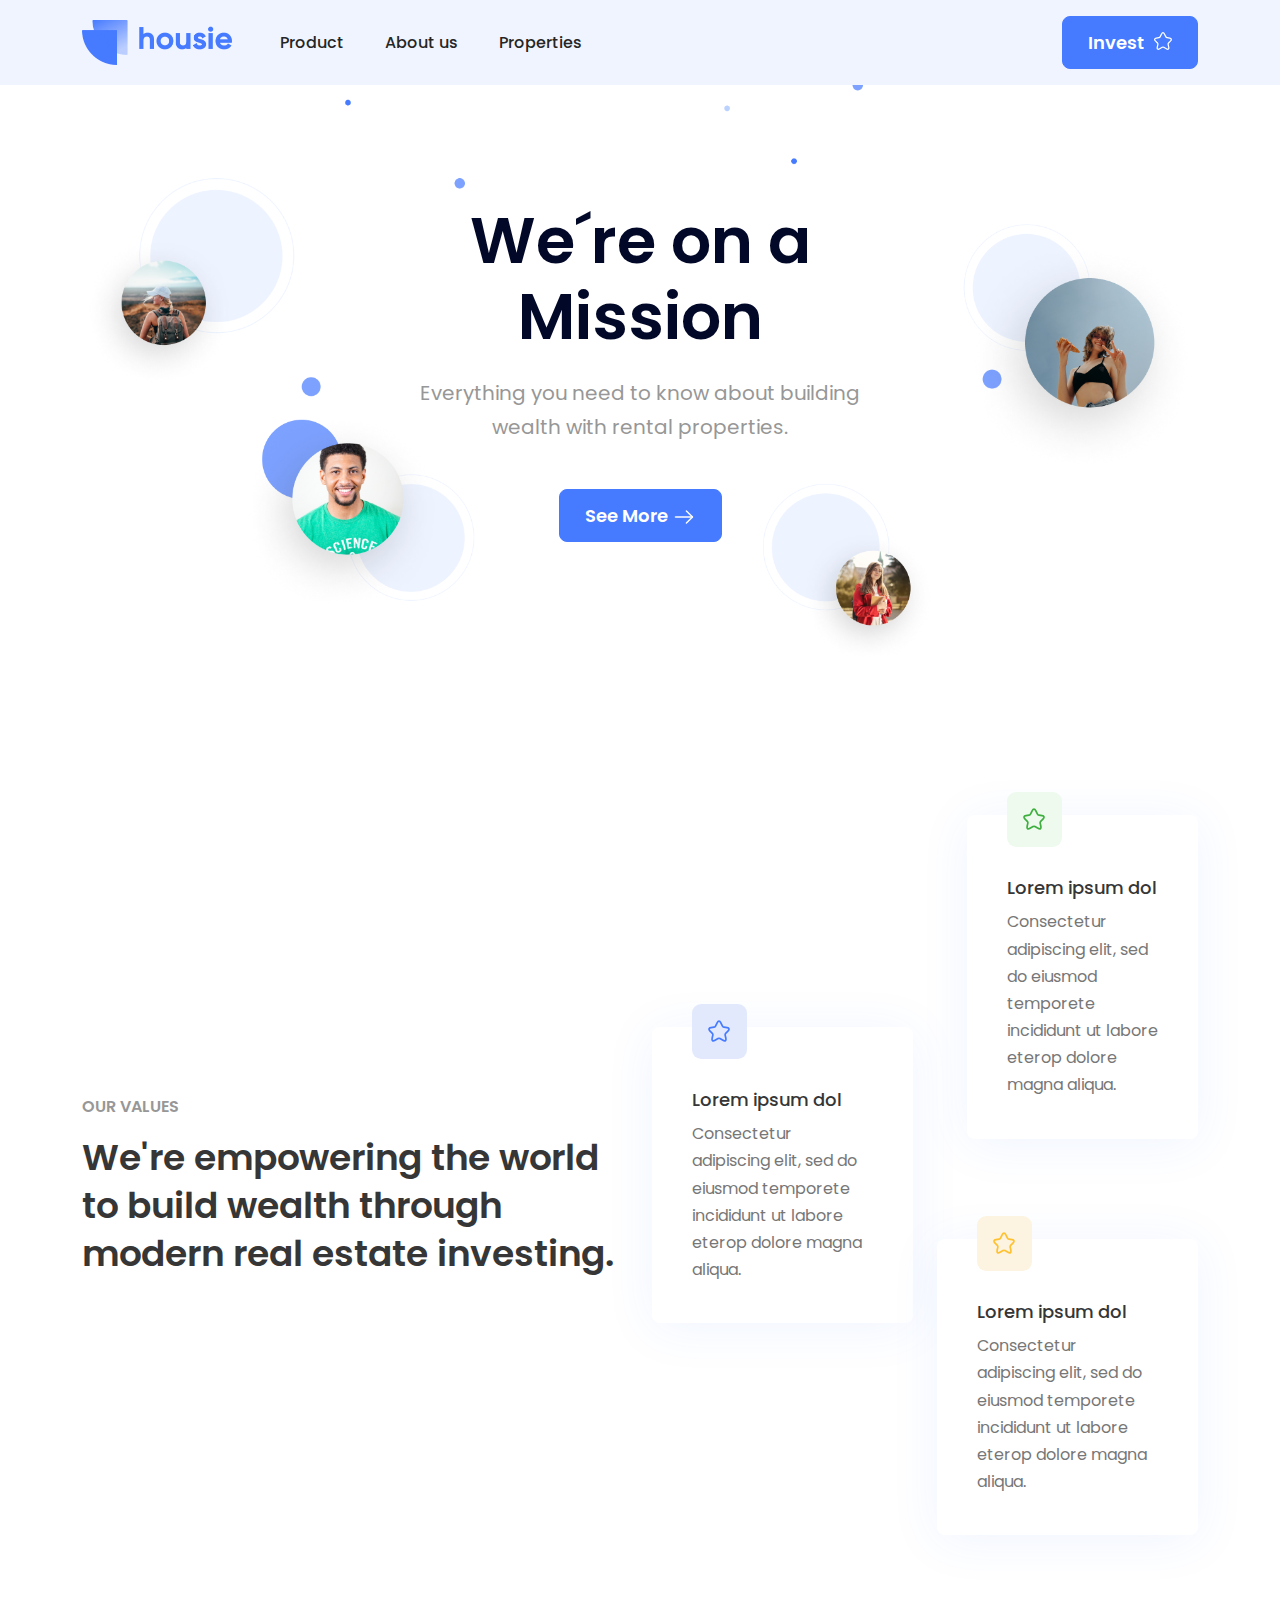
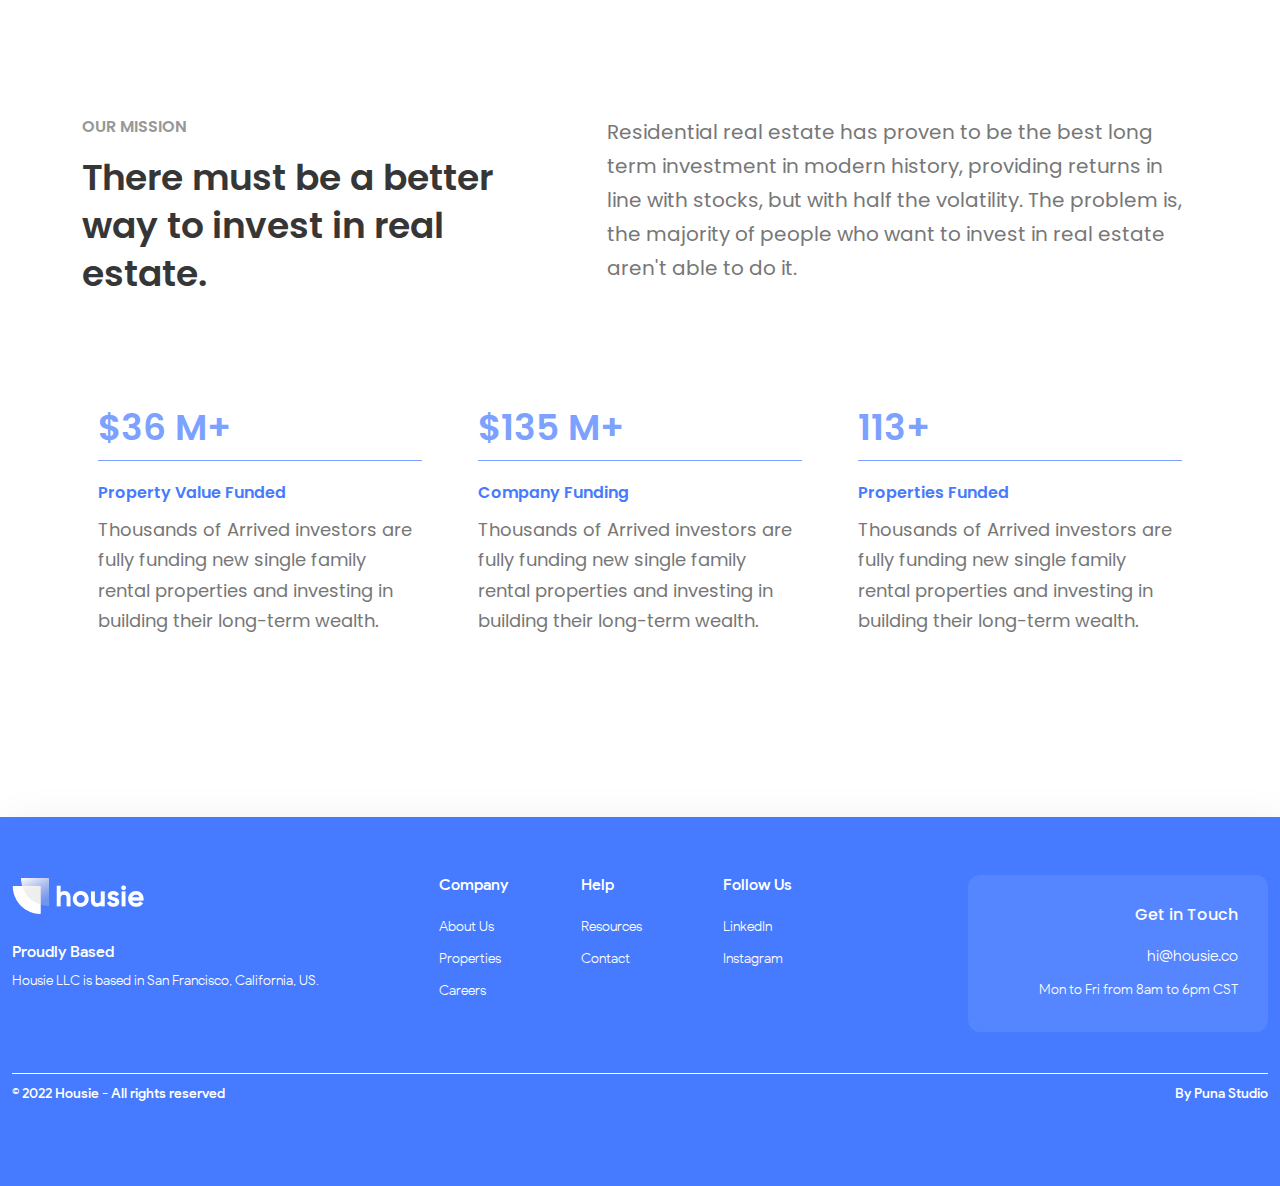
<file: about.html>
<!doctype html>
<html lang="zxx">
    <head>
		<!-- Required meta tags -->
		<meta charset="utf-8">
		<meta name="viewport" content="width=device-width, initial-scale=1, shrink-to-fit=no">

		<!-- Links Of CSS File -->
		<link rel="stylesheet" href="assets/css/bootstrap.min.css">
		<link rel="stylesheet" href="assets/css/owl.theme.default.min.css">
		<link rel="stylesheet" href="assets/css/owl.carousel.min.css">
		<link rel="stylesheet" href="assets/css/remixicon.css">
		<link rel="stylesheet" href="assets/css/animate.min.css">
		<link rel="stylesheet" href="assets/css/gilroy.css">
		<link rel="stylesheet" href="assets/css/style.css">
		<link rel="stylesheet" href="assets/css/responsive.css">
		
		<!-- Favicon -->
		<link rel="icon" type="image/png" href="assets/images/favicon.png">
		<!-- Title -->
		<title>Housie - HTML Template</title>
    </head>

    <body>
		<!-- Start Preloader Area -->
		<div class="preloader" id="loader-style">
			<div class="preloader-wrap">
				<span></span>
				<span></span>
				<span></span>
				<span></span>
			</div>
		</div>
		<!-- End Preloader Area -->
		
		<!-- Start Navbar Area -->
		<nav class="navbar navbar-expand-lg">
			<div class="container">
				<a class="navbar-brand" href="#">
					<img src="assets/images/logo.png" alt="image">
				</a>

				<button class="menu-btn" type="button" data-bs-toggle="offcanvas" data-bs-target="#offcanvasWithBothOptions" aria-controls="offcanvasWithBothOptions">
					<img src="assets/images/menu.svg" alt="">
				</button>

				<div class="collapse navbar-collapse" id="navbarSupportedContent">
					<ul class="navbar-nav me-auto mb-2 mb-lg-0">
						<li class="nav-item">
							<a class="nav-link active" href="#">Product</a>
						</li>

						<li class="nav-item">
							<a class="nav-link" href="about.html">About us</a>
						</li>

						<li class="nav-item">
							<a class="nav-link" href="#">Properties</a>
						</li>
					</ul>

					<div class="other-option">
						<a href="#" class="default-btn">
							<span>Invest</span>
							<img src="assets/images/star.svg" alt="image">
						</a>
					</div>
				</div>
			</div>
		</nav>
		<!-- End Navbar Area -->

		<div class="mobile-menus offcanvas offcanvas-start" data-bs-scroll="true" tabindex="-1" id="offcanvasWithBothOptions" aria-labelledby="offcanvasWithBothOptionsLabel">
			<div class="offcanvas-header">
				<img src="assets/images/logo.png" alt="Image">
				<button type="button" class="btn-close" data-bs-dismiss="offcanvas" aria-label="Close"></button>
			</div>
			<div class="offcanvas-body mobile-menu">
				<ul>
					<li>
						<a href="#" class="link">Product</a>
					</li>
					<li>
						<a href="about.html" class="link">About us</a>
					</li>
					<li>
						<a href="#" class="link">Properties</a>
					</li>
					<li>
						<a href="#" class="default-btn">
							<div class="">
								<span>Invest</span>
								<img src="assets/images/star.svg" alt="image">
							</div>
						</a>
					</li>
				</ul>
			</div>
		</div>

		<!-- Start About Banner Area -->
		<div class="about-banner-area">
			<div class="container">
				<div class="about-img">
					<img src="assets/images/about-banner-img.png" alt="Image">
					<div class="about-content">
						<div>
							<h2>We´re on a Mission</h2>
							<p>Everything you need to know about building wealth with rental properties.</p>
							<a href="#" class="default-btn">
								<div>
									See More 
									<img src="assets/images/arrow-right.svg" alt="">
								</div>
							</a>
						</div>
					</div>
				</div>
			</div>
		</div>
		<!-- End About Banner Area -->

		<!-- Start Our Values Area -->
		<div class="our-values-area pt-150 pb-150">
			<div class="container">
				<div class="row align-items-center">
					<div class="col-xl-6">
						<div class="our-values-content">
							<span class="top-title">OUR VALUES</span>
							<h2>We're empowering the world to build wealth through modern real estate investing.</h2>
						</div>
					</div>
					<div class="col-xl-6">
						<div class="row align-items-center">
							<div class="col-lg-6 col-md-6">
								<div class="single-our-values">
									<img src="assets/images/star-1.svg" alt="Image">
									<h3>Lorem ipsum dol</h3>
									<p>Consectetur adipiscing elit, sed do eiusmod temporete incididunt ut labore eterop
										dolore magna aliqua.</p>
								</div>
							</div>
							<div class="col-lg-6 col-md-6">
								<div class="single-our-values mb-50">
									<img src="assets/images/star-2.svg" alt="Image">
									<h3>Lorem ipsum dol</h3>
									<p>Consectetur adipiscing elit, sed do eiusmod temporete incididunt ut labore eterop
										dolore magna aliqua.</p>
								</div>

								<div class="single-our-values">
									<img src="assets/images/star-3.svg" alt="Image">
									<h3>Lorem ipsum dol</h3>
									<p>Consectetur adipiscing elit, sed do eiusmod temporete incididunt ut labore eterop
										dolore magna aliqua.</p>
								</div>
							</div>
						</div>
					</div>
				</div>
			</div>
		</div>
		<!-- End Our Values Area -->

		<!-- Start Our Mission Area -->
		<div class="our-mission-area pb-100">
			<div class="container">
				<div class="row">
					<div class="col-lg-5">
						<div class="our-mission-content">
							<span class="top-title">OUR MISSION</span>
							<h2>There must be a better way to invest in real estate.</h2>
						</div>
					</div>
					<div class="col-lg-7">
						<div class="our-mission-contents">
							<p>Residential real estate has proven to be the best long term investment in modern history, providing returns in line with stocks, but with half the volatility. The problem is, the majority of people who want to invest in real estate aren't able to do it.</p>
						</div>
					</div>
				</div>
			</div>
		</div>
		<!-- End Our Mission Area -->

		<!-- Start Amount Area -->
		<div class="amount-area pb-150">
			<div class="container">
				<div class="row">
					<div class="col-lg-4 col-md-6">
						<div class="single-amount">
							<h3>$36 M+</h3>
							<span>Property Value Funded</span>
							<p>Thousands of Arrived investors are fully funding new single family rental properties and investing in building their long-term wealth.</p>
						</div>
					</div>
					<div class="col-lg-4 col-md-6">
						<div class="single-amount">
							<h3>$135 M+</h3>
							<span>Company Funding</span>
							<p>Thousands of Arrived investors are fully funding new single family rental properties and investing in building their long-term wealth.</p>
						</div>
					</div>
					<div class="col-lg-4 col-md-6">
						<div class="single-amount">
							<h3>113+</h3>
							<span>Properties Funded</span>
							<p>Thousands of Arrived investors are fully funding new single family rental properties and investing in building their long-term wealth.</p>
						</div>
					</div>
				</div>
			</div>
		</div>
		<!-- End Amount Area -->

		<!-- Start Footer  Area -->
		<div class="footer-area">
			<div class="container-fluid">
				<div class="footer-bg">
					<div class="row">
						<div class="col-lg-4 colmd-6">
							<div class="single-footer">
								<a href="#" class="logo">
									<img src="assets/images/white-logo.png" alt="Image">
								</a>
								<h4>Proudly Based</h4>
								<p>Housie LLC is based in San Francisco, California, US.</p>
							</div>
						</div>
	
						<div class="col-lg-4 colmd-6">
							<div class="single-footer">
								<div class="row">
									<div class="col-lg-4 col-sm-4">
										<div class="single-footer-content">
											<h3>Company</h3>
											
											<ul>
												<li>
													<a href="#">About Us</a>
												</li>
												<li>
													<a href="#">Properties</a>
												</li>
												<li>
													<a href="#">Careers</a>
												</li>
											</ul>
										</div>
									</div>
	
									<div class="col-lg-4 col-sm-4">
										<div class="single-footer-content">
											<h3>Help</h3>
	
											<ul>
												<li>
													<a href="#">Resources</a>
												</li>
												<li>
													<a href="#">Contact</a>
												</li>
											</ul>
										</div>
									</div>
	
									<div class="col-lg-4 col-sm-4">
										<div class="single-footer-content">
											<h3>Follow Us</h3>
	
											<ul>
												<li>
													<a href="#">LinkedIn</a>
												</li>
												<li>
													<a href="#">Instagram</a>
												</li>
											</ul>
										</div>
									</div>
								</div>
							</div>
						</div>
	
						<div class="col-lg-4 colmd-6">
							<div class="single-footer bg-used">
								<h3>Get in Touch</h3>
								<a href="mailto:hi@housie.co" class="mailto">hi@housie.co</a>
								<p>Mon to Fri from 8am to 6pm CST</p>
							</div>
						</div>
					</div>
					<div class="copy-right">
						<div class="row">
							<div class="col-lg-6">
								<p>© 2022 Housie - All rights reserved</p>
							</div>
							<div class="col-lg-6 text-end">
								<p>By Puna Studio</p>
							</div>
						</div>
					</div>
				</div>
			</div>
		</div>
		<!-- End Footer  Area -->

		<!-- Start Go Top Area -->
		<div class="go-top">
			<i class="ri-arrow-up-s-fill"></i>
			<i class="ri-arrow-up-s-fill"></i>
		</div>
		<!-- End Go Top Area -->

        <!-- Links of JS File -->
        <script src="assets/js/jquery.min.js"></script>
        <script src="assets/js/bootstrap.bundle.min.js"></script>
		<script src="assets/js/owl.carousel.min.js"></script>
		<script src="assets/js/wow.js"></script>
		<script src="assets/js/custom.js"></script>
    </body>
</html>
</file>
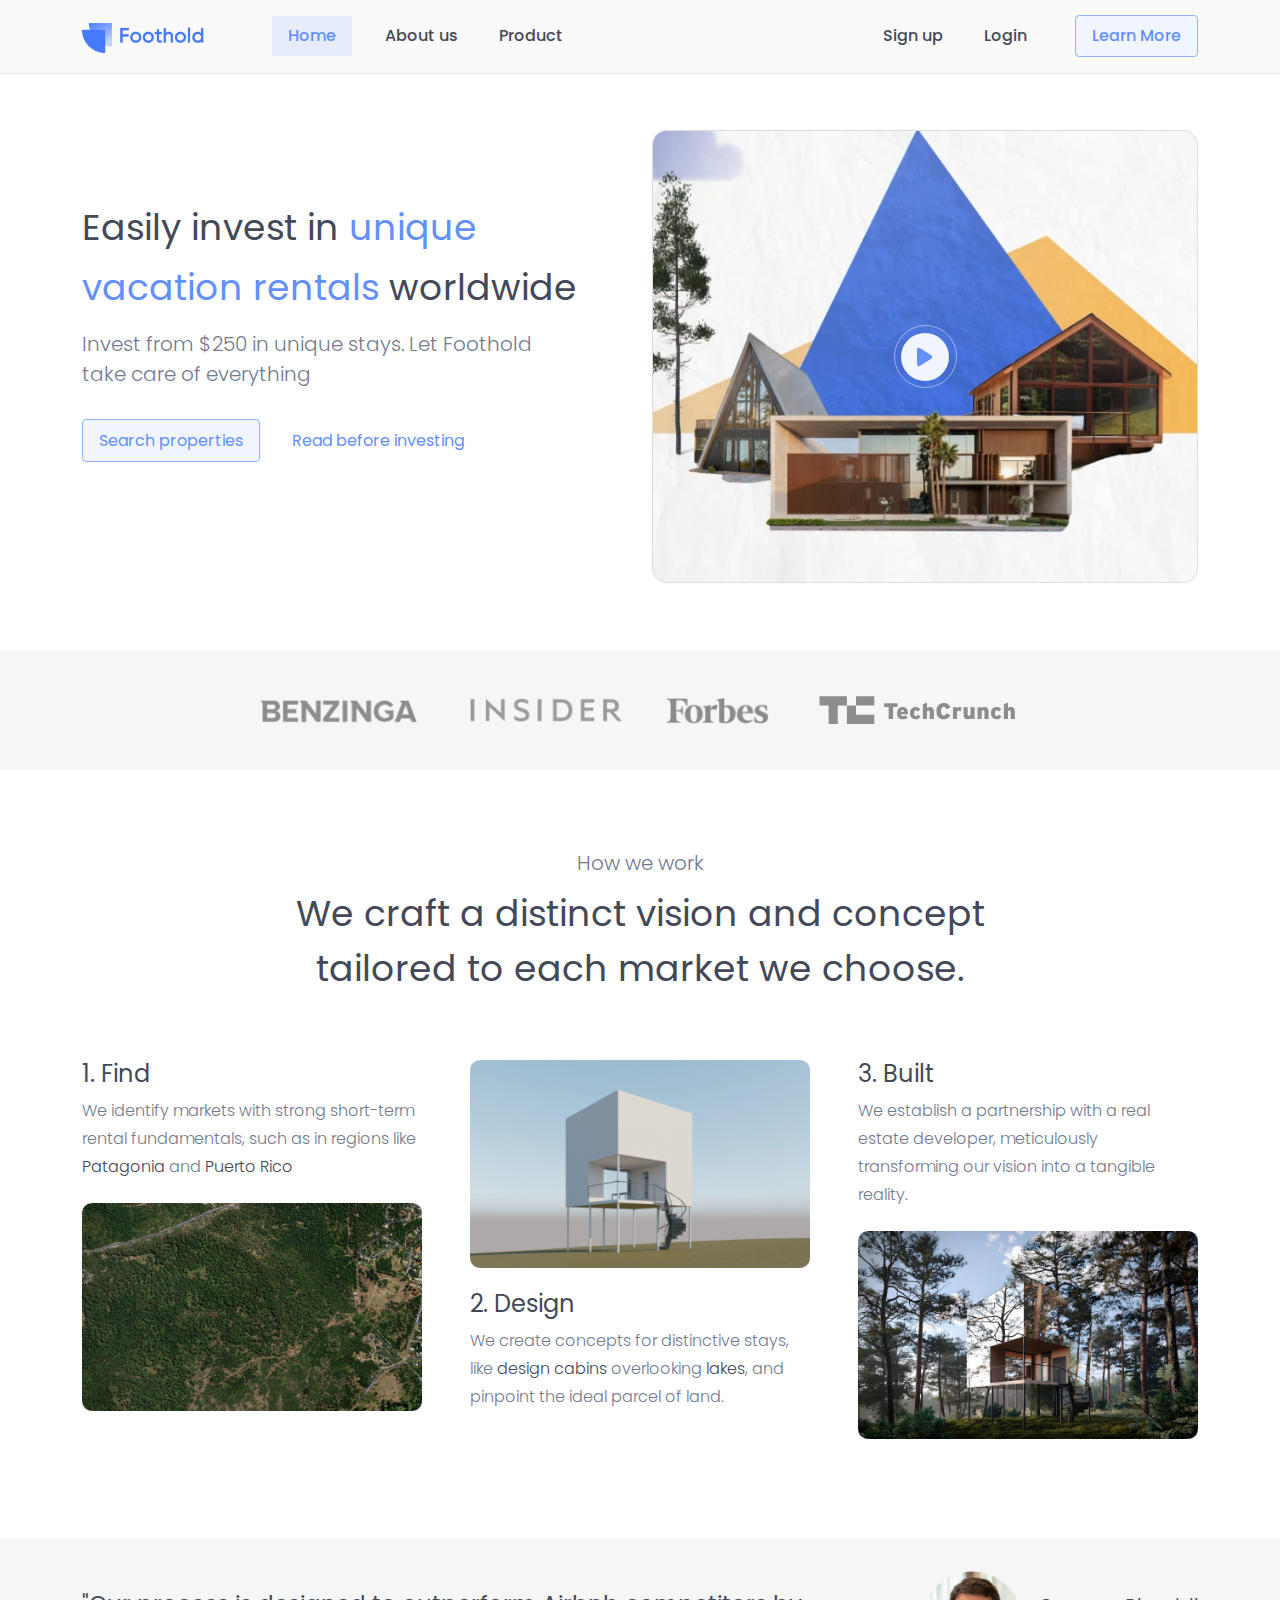
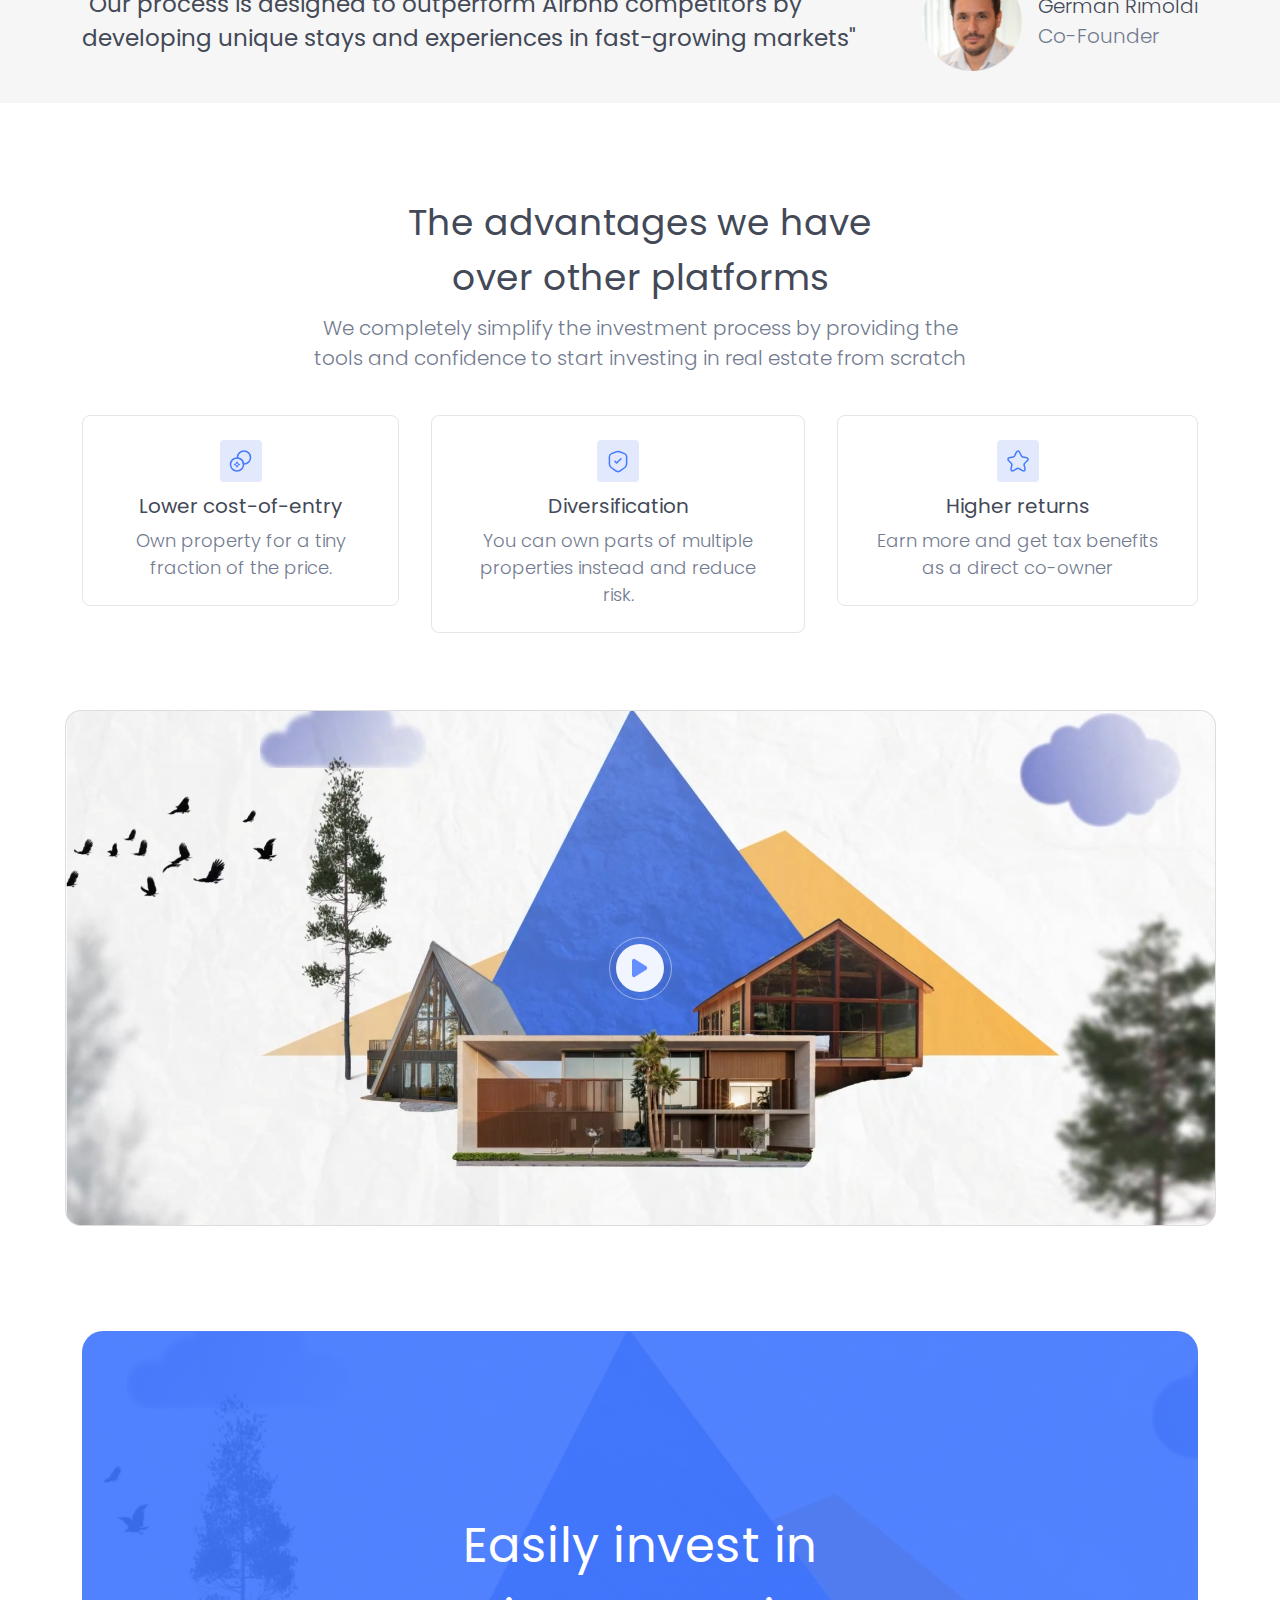
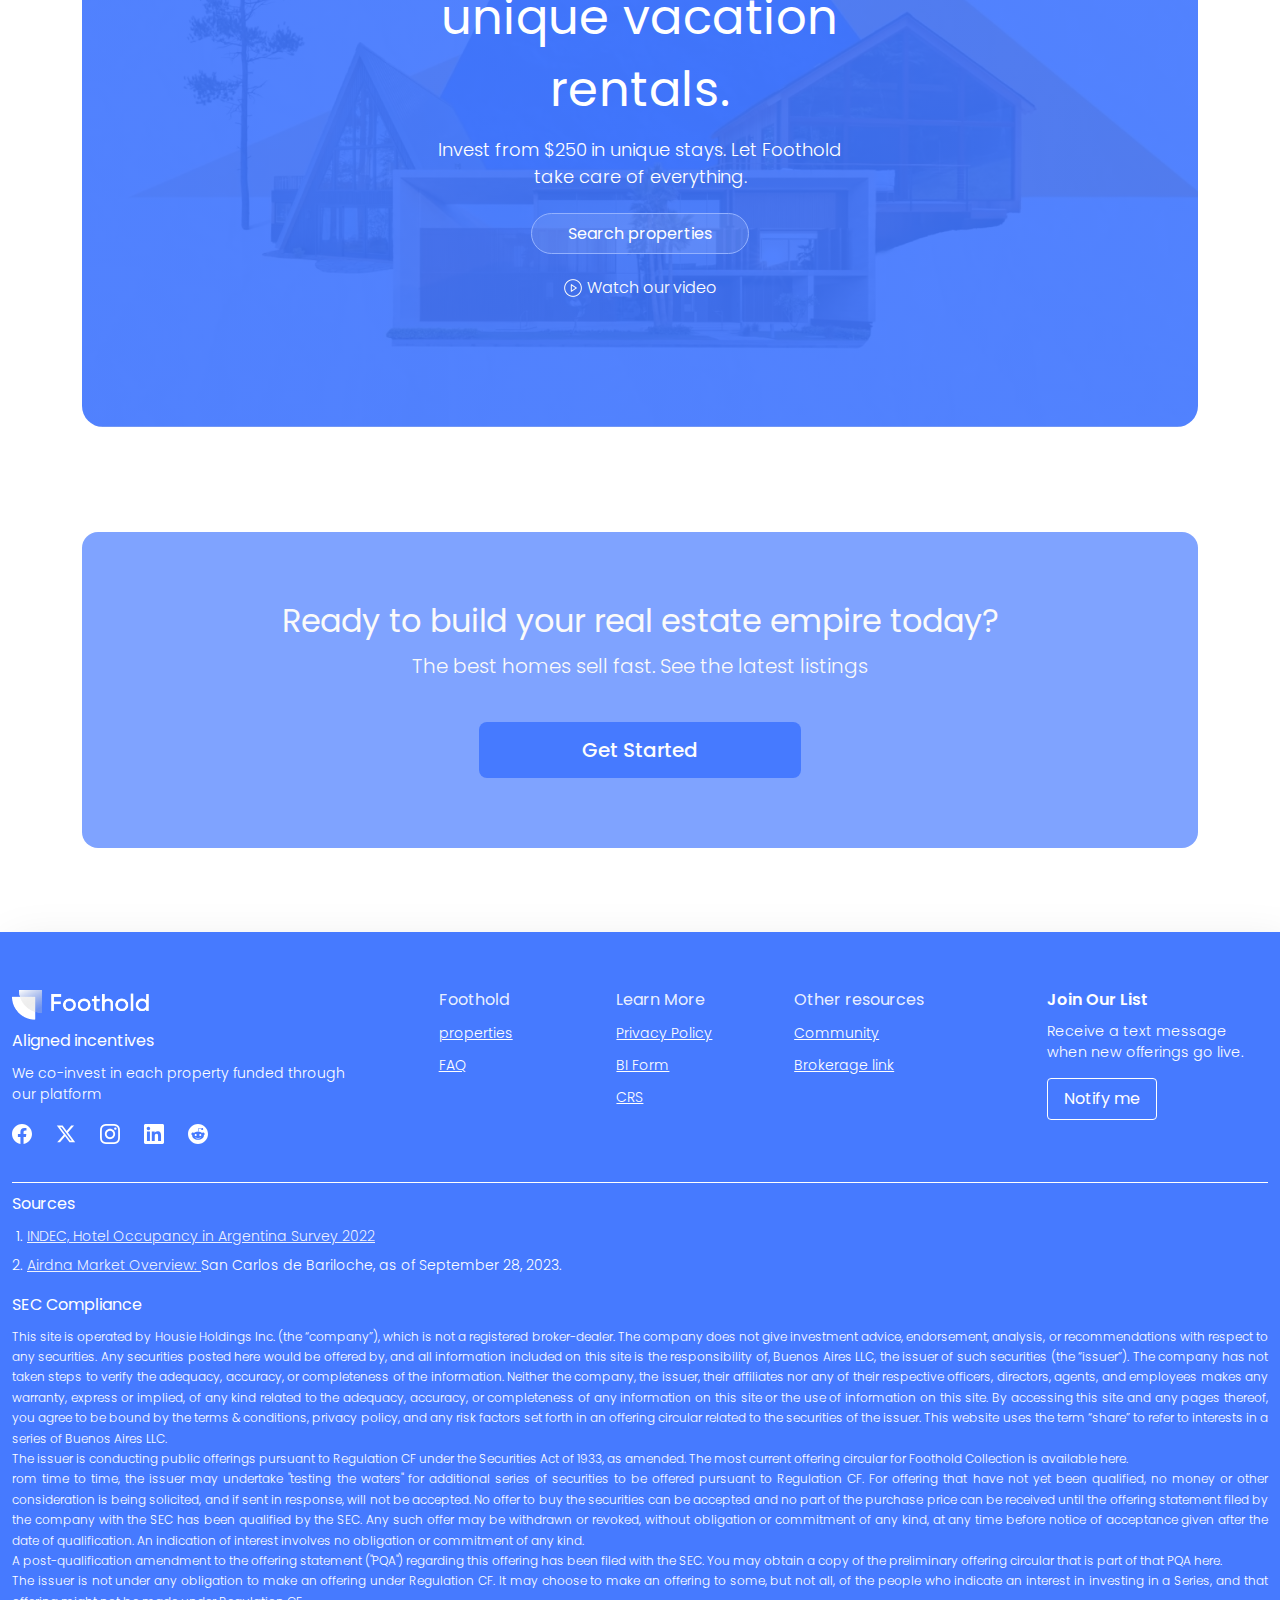
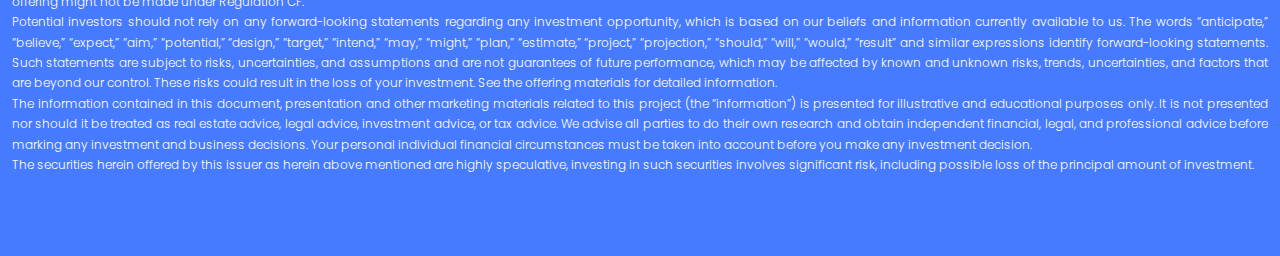
<file: foothold-invest.html>
<!doctype html>
<html lang="zxx">

<head>
	<!-- Required meta tags -->
	<meta charset="utf-8">
	<meta name="viewport" content="width=device-width, initial-scale=1, shrink-to-fit=no">

	<!-- Links Of CSS File -->
	<link rel="stylesheet" href="assets/css/bootstrap.min.css">
	<link rel="stylesheet" href="assets/css/owl.theme.default.min.css">
	<link rel="stylesheet" href="assets/css/owl.carousel.min.css">
	<link rel="stylesheet" href="assets/css/remixicon.css">
	<link rel="stylesheet" href="assets/css/animate.min.css">
	<link rel="stylesheet" href="assets/css/gilroy.css">
    <link rel="stylesheet" href="assets/css/venobox.min.css">
	<link rel="stylesheet" href="assets/css/style.css">
	<link rel="stylesheet" href="assets/css/responsive.css">

	<!-- Favicon -->
	<link rel="icon" type="image/png" href="assets/images/favicon.png">
	<!-- Title -->
	<title>Housie - HTML Template</title>

</head>

<body>
	<!-- Start Preloader Area -->
	<div class="preloader" id="loader-style">
		<div class="preloader-wrap">
			<span></span>
			<span></span>
			<span></span>
			<span></span>
		</div>
	</div>
	<!-- End Preloader Area -->

	<!-- Start Navbar Area -->
	<header class="nav_section invest_nav">
		<nav class="navbar navbar-expand-lg">
			<div class="container">
				<a class="navbar-brand" href="#">
					<img src="assets/images/invest/foothold_logo.png" alt="image">
				</a>

				<button class="menu-btn" type="button" data-bs-toggle="offcanvas"
					data-bs-target="#offcanvasWithBothOptions" aria-controls="offcanvasWithBothOptions">
					<img src="assets/images/menu.svg" alt="">
				</button>

				<div class="collapse navbar-collapse" id="navbarSupportedContent">
					<ul class="navbar-nav me-auto mb-2 mb-lg-0">
						<li class="nav-item">
							<a class="nav-link active" href="#">Home</a>
						</li>

						<li class="nav-item">
							<a class="nav-link" href="about.html">About us</a>
						</li>

						<li class="nav-item">
							<a class="nav-link" href="#">Product</a>
						</li>
					</ul>

					<div class="other-option">
						<ul class="navbar-nav ">
							<li class="nav-item">
								<a class="nav-link" href="#">Sign up</a>
							</li>

							<li class="nav-item">
								<a class="nav-link" href="#">Login</a>
							</li>
						</ul>
						<a href="#" class="nav_cta">
							Learn More
						</a>
					</div>
				</div>
			</div>
		</nav>

	</header>
	<!-- End Navbar Area -->

	<div class="mobile-menus offcanvas offcanvas-start" data-bs-scroll="true" tabindex="-1"
		id="offcanvasWithBothOptions" aria-labelledby="offcanvasWithBothOptionsLabel">
		<div class="offcanvas-header">
			<img src="assets/images/logo.png" alt="Image">
			<button type="button" class="btn-close" data-bs-dismiss="offcanvas" aria-label="Close"></button>
		</div>
		<div class="offcanvas-body mobile-menu">
			<ul>
				<li>
					<a href="#" class="link">Product</a>
				</li>
				<li>
					<a href="about.html" class="link">About us</a>
				</li>
				<li>
					<a href="#" class="link">Properties</a>
				</li>
				<li>
					<a href="#" class="default-btn">
						<div class="">
							<span>Invest</span>
							<img src="assets/images/star.svg" alt="image">
						</div>
					</a>
				</li>
			</ul>
		</div>
	</div>

	<!-- class="overflow-hidden" -->
	<main>

		<!-- hero section start  -->
        <section class="invest_hero_area">
            <div class="container">
                <div class="row">
                    <div class="col-lg-6">
                        <div class="invest_hero_wrapper">
                            <h1>
                                Easily invest in <span>unique vacation rentals</span> worldwide
                            </h1>
                            <p>
                                Invest from $250 in unique stays. Let Foothold take care of everything
                            </p>

                            <div class="invest_hero_cta">
                                <a href="#" class="invest_main_cta invest_main_cta_1">
                                    Search properties
                                </a>
                                <a href="#" class="invest_main_cta invest_main_cta_2">
                                    Read before investing
                                </a>
                            </div>
                        </div>
                    </div>

                    <div class="col-lg-6">
                        <div class="invest_hero_thumb">
                            <img src="assets/images/invest/hero-thumb.png" alt="">

                            <div class="video_link">
                                <a class="invest_hero_vedeo hero_video" data-vbtype="video" 
                                data-autoplay="true" data-maxwidth="800px" href="https://www.youtube.com/watch?v=sYV4Gz0lbjk">
                                    <img src="assets/images/invest/play.svg" alt="">
                                </a>
                            </div>
                        </div>
                    </div>
                </div>
            </div>
        </section>

        <!-- brand partner  start -->
        <section class="invest_brand_area">
            <div class="container">
                <ul class="invest_brand_wrapper">
                    <li class="brand_1">
                        <img src="assets/images/invest/brand-1.png" alt="">
                    </li>
                    <li class="brand_2">
                        <img src="assets/images/invest/brand-2.png" alt="">
                    </li>
                    <li class="brand_3">
                        <img src="assets/images/invest/brand-3.png" alt="">
                    </li>
                    <li class="brand_4">
                        <img src="assets/images/brand_4.svg" alt="">
                    </li>
                </ul>   
            </div>
        </section>


        <!-- how we work area start -->
        <!-- hww -- how we work  -->
        <section class="invest_hww">
            <div class="container">
                <div class="invest_hww_header">
                    <h4>How we work</h4>
                    <h2 class="invest__main_header">We craft a distinct vision and concept tailored to each market we choose.</h2>
                </div>
                <div class="row gx-5">
                    <div class="col-lg-4">
                        <div class="invest_single_hww">
                            <div>
                                <h4> 1. <span>Find</span></h4>
                                <p>
                                    We identify markets with strong short-term rental fundamentals, such as in regions like <span>Patagonia</span> and <span>Puerto Rico</span>
                                </p>
                            </div>
                            <div class="invest_hww_thumb">
                                <img src="assets/images/invest/find-thumb.png" alt="">
                            </div>
                        </div>
                    </div>

                    <div class="col-lg-4 d-md-block d-none">
                        <div class="invest_single_hww">
                            <div class="invest_hww_thumb invest_hww_thumb_2">
                                <img src="assets/images/invest/design-thumb.png" alt="">
                            </div>
                            <div>
                                <h4> 2. <span>Design</span></h4>
                                <p>
                                    We create concepts for distinctive stays, <br> like <span>design cabins</span> overlooking <span>lakes</span>, and pinpoint the ideal parcel of land.
                                </p>
                            </div>
                        </div>
                    </div>

                    <div class="col-lg-4  d-md-none d-block">
                        <div class="invest_single_hww">
                            <div>
                                <h4> 2. <span>Design</span></h4>
                                <p>
                                    We create concepts for distinctive stays, <br> like <span>design cabins</span> overlooking <span>lakes</span>, and pinpoint the ideal parcel of land.
                                </p>
                            </div>
                            <div class="invest_hww_thumb invest_hww_thumb_2">
                                <img src="assets/images/invest/design-thumb.png" alt="">
                            </div>
                        </div>
                    </div>

                    <div class="col-lg-4">
                        <div class="invest_single_hww">
                            <div>
                                <h4> 3. <span>Built</span></h4>
                                <p>
                                    We establish a partnership with a real <br> estate developer, meticulously transforming our vision into a tangible reality.
                                </p>
                            </div>
                            <div class="invest_hww_thumb">
                                <img src="assets/images/invest/built-thumb.png" alt="">
                            </div>
                        </div>
                    </div>
                </div>
            </div>
        </section>


        <!-- co_founder area start  -->
        <!-- cfa -- co founder area  -->
        <section class="invest_cfa_area">
            <div class="container">
                <div class="invest_cfa_wrapper">
                    <p class="invest_cfa_quotes">
                        "Our process is designed to outperform Airbnb competitors by developing unique stays and experiences in fast-growing markets"
                    </p>

                    <div class="invest_cfa_founder">
                        <div class="invest_founder_thumb">
                            <img src="assets/images/invest/people.png" alt="">
                        </div>
                        <div class="invest_about_founder">
                            <h5>German Rimoldi</h5>
                            <span>Co-Founder</span>
                        </div>
                    </div>
                </div>
            </div>
        </section>


        <!-- advantages area start  -->
        <section class="invest_advantage_area">
            <div class="container">
                <div class="invest_advantage_header">
                    <h2 class="invest__main_header">The advantages we have over other platforms</h2>
                    <h4 class="invest__sub_header">
                        We completely simplify the investment process by providing the tools and confidence to start investing in real estate from scratch
                    </h4>
                </div>

                <div class="invest_advantage_card_wrapper">
                    <div class="single_advantage_card single_advantage_card_1">
                        <div class="single_advantage_card_icon_blk">
                            <img src="assets/images/invest/crypto.svg" alt="">
                        </div>
                        <h3>Lower cost-of-entry</h3>
                        <p>
                            Own property for a tiny fraction of the price.
                        </p>
                    </div>

                    <div class="single_advantage_card single_advantage_card_2">
                        <div class="single_advantage_card_icon_blk">
                            <img src="assets/images/invest/shield-tick.svg" alt="">
                        </div>
                        <h3>Diversification</h3>
                        <p>
                            You can own parts of multiple properties instead and reduce risk.
                        </p>
                    </div>

                    <div class="single_advantage_card single_advantage_card_3">
                        <div class="single_advantage_card_icon_blk">
                            <img src="assets/images/invest/star.png" alt="">
                        </div>
                        <h3>Higher returns</h3>
                        <p>
                            Earn more and get tax benefits as a direct co-owner
                        </p>
                    </div>
                </div>
            </div>
        </section>

        <!-- full section video area  -->
        <section class="invest_video_area">
            <div class="container">
                <div class="invest_video_wrapper">
                    <div class="invest_vedeo_thumb">
                        <img src="assets/images/invest/video-bg.png" alt="">
                    </div>
                    <div class="video_link">
                        <a class="invest_hero_vedeo video_popUp" data-vbtype="video" 
                        data-autoplay="true" data-maxwidth="800px" href="https://www.youtube.com/watch?v=sYV4Gz0lbjk">
                            <img src="assets/images/invest/play.svg" alt="">
                        </a>
                    </div>
                </div>
            </div>
        </section>

        <!-- invest easily section start -->
        <section class="invest_easy_area">
            <div class="container">
                <div class="invest_easy_blk">
                    <div class="invest_easy_wrapper">
                        <h2>
                            Easily invest in unique vacation
                            rentals.
                        </h2>
                        <p>
                            Invest from $250 in unique stays. Let Foothold take care of everything.
                        </p>

                        <p>
                            <a href="#" class="invest_easy_search_btn">
                                Search properties
                            </a>
                        </p>

                        <a href="#" class="invest_easy_watch_btn">
                            <img src="assets/images/invest/play-circle.png" alt="">
                            <span>Watch our video</span>
                        </a>
                    </div>
                </div>
            </div>
        </section>

        <!-- build empire  -->
        <section class="invest_empire_area">
            <div class="container">
                <div class="invest_empire_blk">
                    <div class="invest_empire_wrapper">
                        <h2>
                            Ready to build your real estate empire today?
                        </h2>
                        <p>The best homes sell fast. See the latest listings</p>
                        <a href="#" class="invest_empire_btn">
                            Get Started
                        </a>
                    </div>
                </div>
            </div>
        </section>
	</main>


	<!-- Start Footer  Area -->
	<div class="footer-area" id="footer_area">
		<div class="container-fluid">
			<div class="footer-bg">
				<div class="row">
					<div class="col-lg-4 col-md-6">
						<div class="single-footer footer_left">
							<a href="#" class="logo">
								<img src="assets/images/foothold/logo-foothold.png" alt="Image">
							</a>
							<h4>Aligned incentives</h4>
							<p>We co-invest in each property funded through our platform</p>
							<ul>
								<li>
									<a href="#">
										<img src="assets/images/foothold/facebook.svg" alt="">
									</a>
								</li>
								<li>
									<a href="#">
										<img src="assets/images/foothold/twitter.svg" alt="">
									</a>
								</li>
								<li>
									<a href="#">
										<img src="assets/images/foothold/instagram.svg" alt="">
									</a>
								</li>
								<li>
									<a href="#">
										<img src="assets/images/foothold/linked-in.svg" alt="">
									</a>
								</li>
								<li>
									<a href="#">
										<img src="assets/images/foothold/reddit.svg" alt="">
									</a>
								</li>
							</ul>
						</div>
					</div>

					<div class="col-lg-5 col-md-6 ">
						<div class="single-footer footer_center">
							<div class="row">
								<div class="col-lg-4 col-sm-4">
									<div class="single-footer-content">
										<h3>Foothold</h3>

										<ul>
											<li>
												<a href="https://foothold.co/properties">properties</a>
											</li>
											<li>
												<a href="https://faq.foothold.co/en/">FAQ</a>
											</li>
										</ul>
									</div>
								</div>

								<div class="col-lg-4 col-sm-4">
									<div class="single-footer-content">
										<h3>Learn More</h3>

										<ul>
											<li>
												<a href="https://dalmoregroup.com/bcpprivacypolicy/">Privacy Policy</a>
											</li>
											<li>
												<a href="https://dalmoregroup.com/regulationbest-nterestdisclosure/">BI
													Form</a>
											</li>
											<li>
												<a href="https://dalmoregroup.com/clientrelationshipsummary/">
													CRS
												</a>
											</li>
										</ul>
									</div>
								</div>

								<div class="col-lg-4 col-sm-4">
									<div class="single-footer-content">
										<h3>Other resources</h3>

										<ul>
											<li>
												<a
													href="https://web.facebook.com/groups/434734178411414?_rdc=1&_rdr">Community</a>
											</li>
											<li>
												<a href="https://brokercheck.finra.org/firm/summary/136352">Brokerage
													link</a>
											</li>

										</ul>
									</div>
								</div>
							</div>
						</div>
					</div>

					<div class="col-lg-3 col-md-6">
						<div class="single-footer footer_right">
							<h3>Join Our List</h3>
							<p>Receive a text message when new offerings go live.</p>
							<a href="#" type="submit">
								Notify me
							</a>
						</div>
					</div>
				</div>
				<div class="copy-right">
					<!-- <p>© 2023 Foothold  - All rights reserved</p> -->

					<div class="copy-right_content">
						<h4>Sources</h4>
						<ol>
							<li>
								<a
									href="https://www.figma.com/exit?url=https%3A%2F%2Fwww.indec.gob.ar%2Fftp%2Fcuadros%2Feconomia%2FEOH_cuadros_dic22.zip">
									INDEC, Hotel Occupancy in Argentina Survey 2022
								</a>
							</li>
							<li>
								<a href="https://www.airdna.co/">
									Airdna Market Overview:
								</a>
								San Carlos de Bariloche, as of September 28, 2023.
							</li>
						</ol>
					</div>
					<div class="copy-right_content">
						<h4>SEC Compliance</h4>
						<p>
							This site is operated by Housie Holdings Inc. (the “company”), which is not a registered
							broker-dealer. The company does not give investment advice, endorsement, analysis, or
							recommendations with respect to any securities. Any securities posted here would be offered
							by, and all information included on this site is the responsibility of, Buenos Aires LLC,
							the issuer of such securities (the “issuer”). The company has not taken steps to verify the
							adequacy, accuracy, or completeness of the information. Neither the company, the issuer,
							their affiliates nor any of their respective officers, directors, agents, and employees
							makes any warranty, express or implied, of any kind related to the adequacy, accuracy, or
							completeness of any information on this site or the use of information on this site. By
							accessing this site and any pages thereof, you agree to be bound by the terms & conditions,
							privacy policy, and any risk factors set forth in an offering circular related to the
							securities of the issuer. This website uses the term “share” to refer to interests in a
							series of Buenos Aires LLC.
						</p>

						<p>
							The issuer is conducting public offerings pursuant to Regulation CF under the Securities Act
							of 1933, as amended. The most current offering circular for Foothold Collection is available
							here.
						</p>
						<p>
							rom time to time, the issuer may undertake "testing the waters" for additional series of
							securities to be offered pursuant to Regulation CF. For offering that have not yet been
							qualified, no money or other consideration is being solicited, and if sent in response, will
							not be accepted. No offer to buy the securities can be accepted and no part of the purchase
							price can be received until the offering statement filed by the company with the SEC has
							been qualified by the SEC. Any such offer may be withdrawn or revoked, without obligation or
							commitment of any kind, at any time before notice of acceptance given after the date of
							qualification. An indication of interest involves no obligation or commitment of any kind.
						</p>
						<p>
							A post-qualification amendment to the offering statement ("PQA") regarding this offering has
							been filed with the SEC. You may obtain a copy of the preliminary offering circular that is
							part of that PQA here.
						</p>
						<p>
							The issuer is not under any obligation to make an offering under Regulation CF. It may
							choose to make an offering to some, but not all, of the people who indicate an interest in
							investing in a Series, and that offering might not be made under Regulation CF.
						</p>
						<p>
							Potential investors should not rely on any forward-looking statements regarding any
							investment opportunity, which is based on our beliefs and information currently available to
							us. The words “anticipate,” “believe,” “expect,” “aim,” “potential,” “design,” “target,”
							“intend,” “may,” “might,” “plan,” “estimate,” “project,” “projection,” “should,” “will,”
							“would,” “result” and similar expressions identify forward-looking statements. Such
							statements are subject to risks, uncertainties, and assumptions and are not guarantees of
							future performance, which may be affected by known and unknown risks, trends, uncertainties,
							and factors that are beyond our control. These risks could result in the loss of your
							investment. See the offering materials for detailed information.
						</p>
						<p>
							The information contained in this document, presentation and other marketing materials
							related to this project (the “information”) is presented for illustrative and educational
							purposes only. It is not presented nor should it be treated as real estate advice, legal
							advice, investment advice, or tax advice. We advise all parties to do their own research and
							obtain independent financial, legal, and professional advice before marking any investment
							and business decisions. Your personal individual financial circumstances must be taken into
							account before you make any investment decision.
						</p>
						<p>
							The securities herein offered by this issuer as herein above mentioned are highly
							speculative, investing in such securities involves significant risk, including possible loss
							of the principal amount of investment.
						</p>
					</div>
				</div>
			</div>
		</div>
	</div>
	<!-- End Footer  Area -->




	<!-- mobile_footer  -->
	<!-- <div class="mobile_footer d-block d-sm-none">
		<div class="mobile_footer_element">
			<p>35% funded <span>238 Investors</span></p>
			<a href="#" class="mobile_invest_cta">
				Invest now
			</a>
		</div>
	</div> -->


	<!-- Start Go Top Area -->
	<div class="go-top">
		<i class="ri-arrow-up-s-fill"></i>
		<i class="ri-arrow-up-s-fill"></i>
	</div>
	<!-- End Go Top Area -->

	<!-- Links of JS File -->

	<script>
		let progressBars = document.querySelectorAll(".circular-progress-1");

		// Loop through each progress bar
		progressBars.forEach((progressBar) => {
			let valueContainer = progressBar.querySelector(".value-container");
			let progressValue = 0;
			let progressEndValue = progressBar.hasAttribute("data-end-value")
				? parseInt(progressBar.getAttribute("data-end-value"))
				: 100; // Default to 100 if data-end-value is not provided
			let speed = 50;

			let progress = setInterval(() => {
				progressValue++;
				valueContainer.textContent = `${progressValue}%`;
				progressBar.style.background = `conic-gradient(
				#467aff ${progressValue * 3.6}deg,
				#cadcff ${progressValue * 3.6}deg
				)`;
				if (progressValue == progressEndValue) {
					clearInterval(progress);
				}
			}, speed);
		});

	</script>

	<script>
		let progressBars2 = document.querySelectorAll(".circular-progress-2");

		// Loop through each progress bar
		progressBars2.forEach((progressBar) => {
			let valueContainer = progressBar.querySelector(".value-container");
			let progressValue = 0;
			let progressEndValue = progressBar.hasAttribute("data-end-value")
				? parseInt(progressBar.getAttribute("data-end-value"))
				: 100; // Default to 100 if data-end-value is not provided
			let speed = 50;

			let progress = setInterval(() => {
				progressValue++;
				valueContainer.textContent = `${progressValue}`;
				progressBar.style.background = `conic-gradient(
				#467aff ${progressValue * 3.6}deg,
				#cadcff ${progressValue * 3.6}deg
				)`;
				if (progressValue == progressEndValue) {
					clearInterval(progress);
				}
			}, speed);
		});

	</script>


	<script src="assets/js/jquery.min.js"></script>
	<script src="assets/js/bootstrap.bundle.min.js"></script>
	<script src="assets/js/owl.carousel.min.js"></script>
    <script src="assets/js/venobox.js"></script>
	<script src="assets/js/wow.js"></script>
	<script src="assets/js/custom.js"></script>


	<script>

		// aminiteis 
		$('.amenities_link').click(function () {
			$('.aminiteis_ul').toggleClass('actives');
		});
        new VenoBox({
            selector: ".video_popUp , .hero_video",
        });
	</script>

	<script>
		$(document).click(function (event) {
			if (!$(event.target).closest('.info_click, .info_text').length) {
				// Clicked outside of both .info_click and .info_text
				$('.info_text.active').removeClass('active');
			}
		});

		$('.info_click').click(function (event) {
			event.stopPropagation(); // Prevent the click event from propagating to the document
			$('.info_text').toggleClass('active');
		});
	</script>

</body>

</html>
</file>
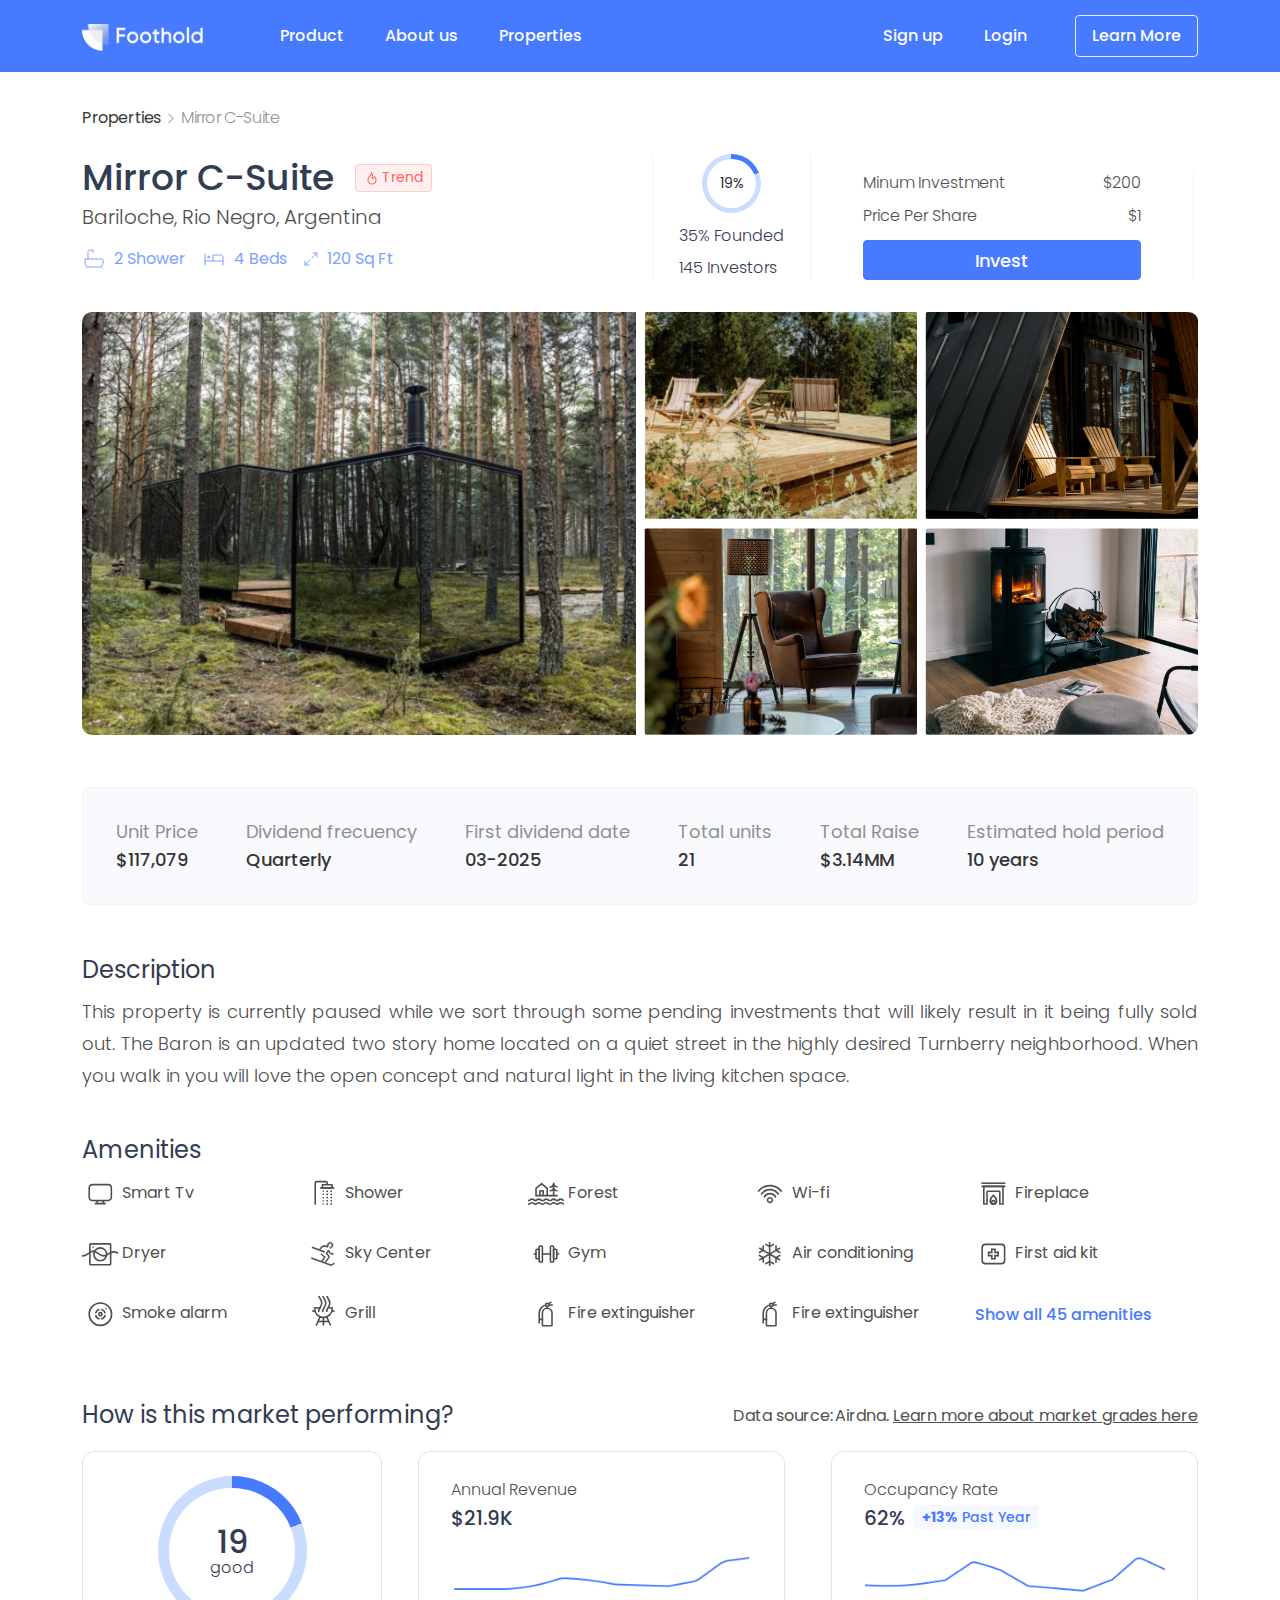
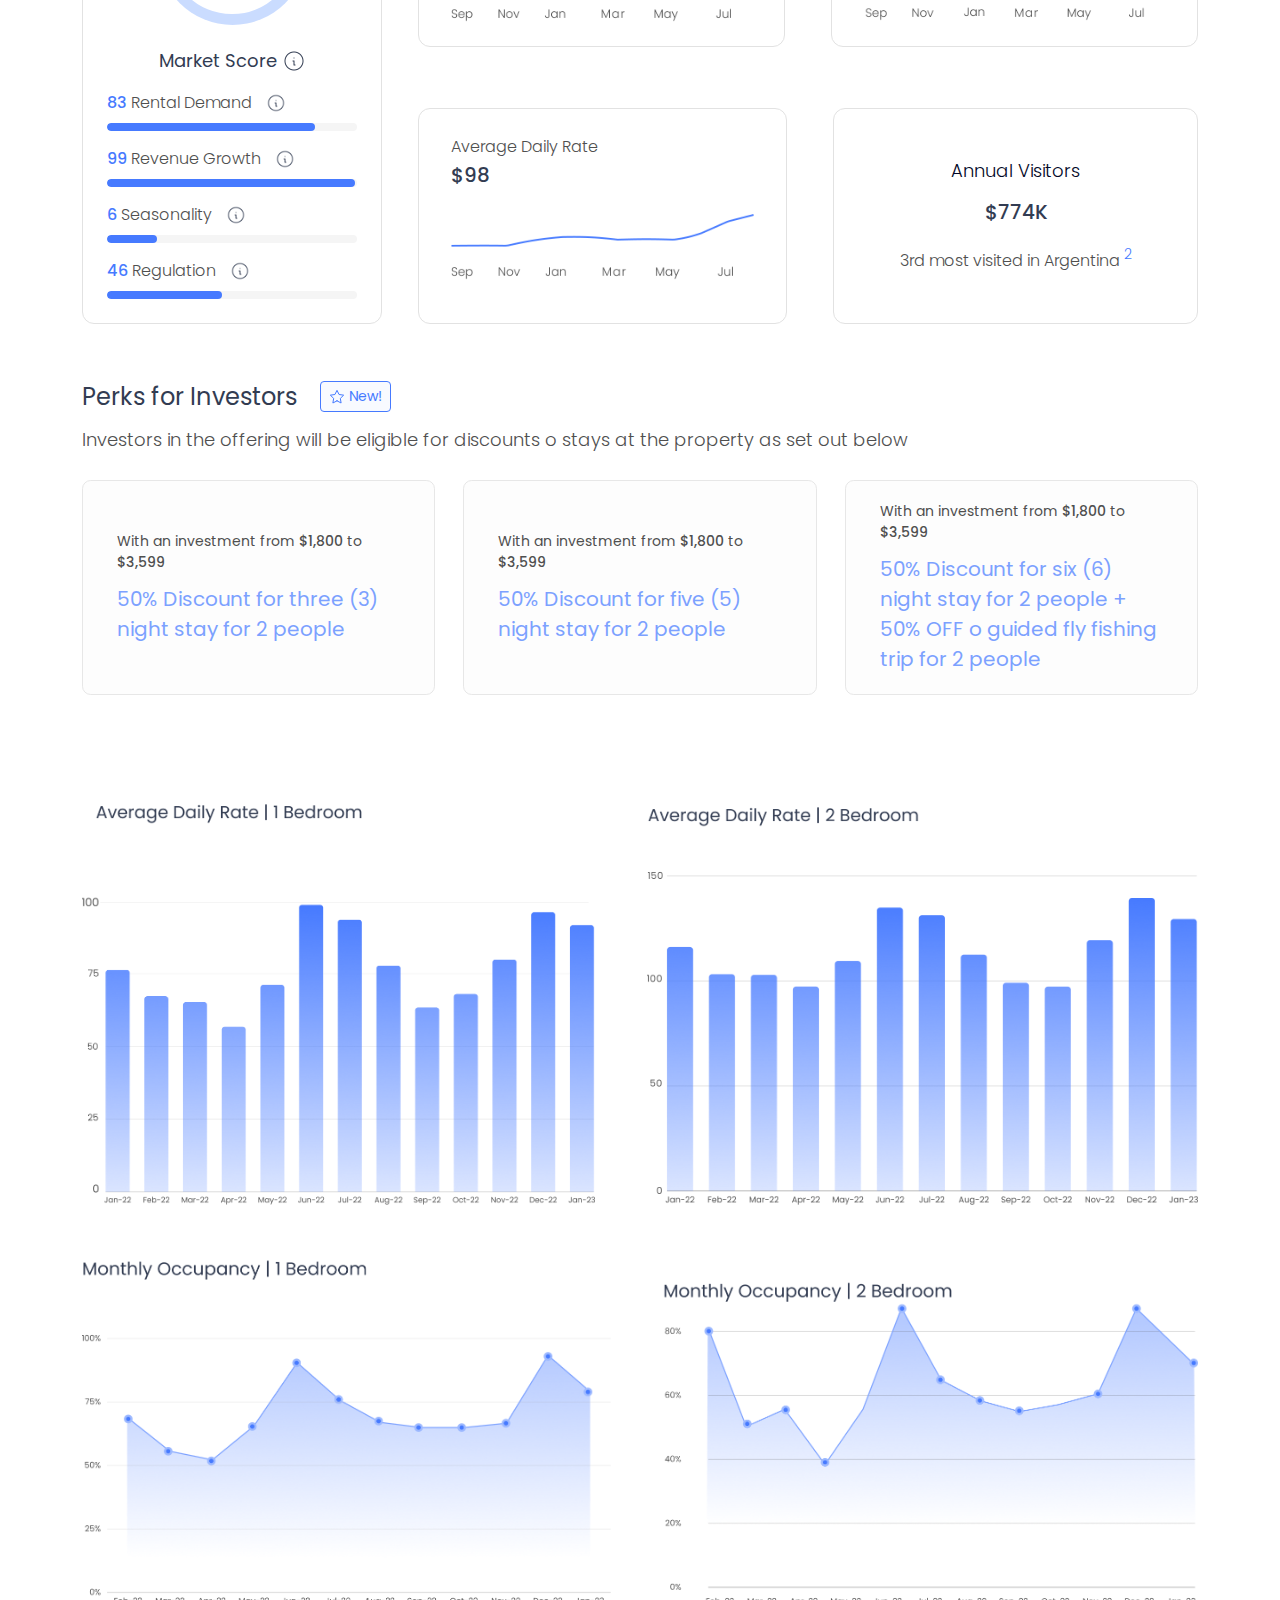
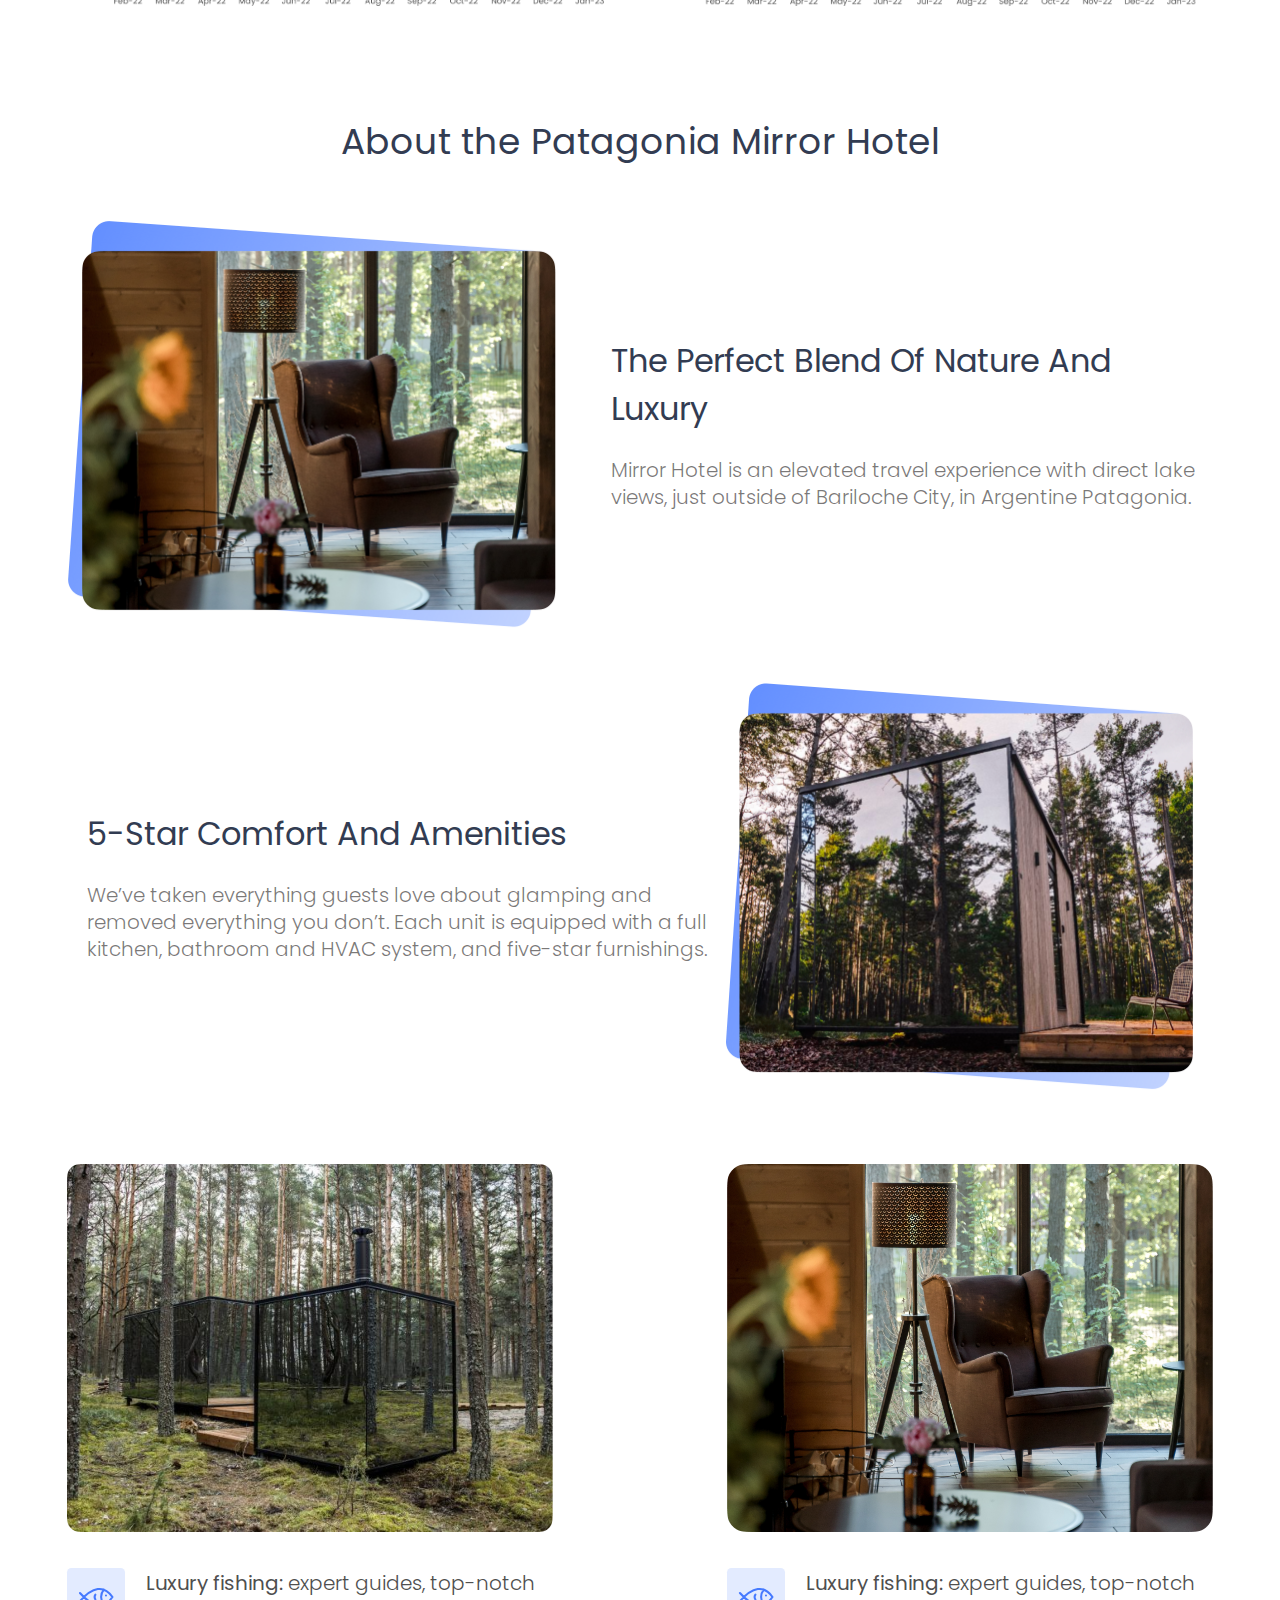
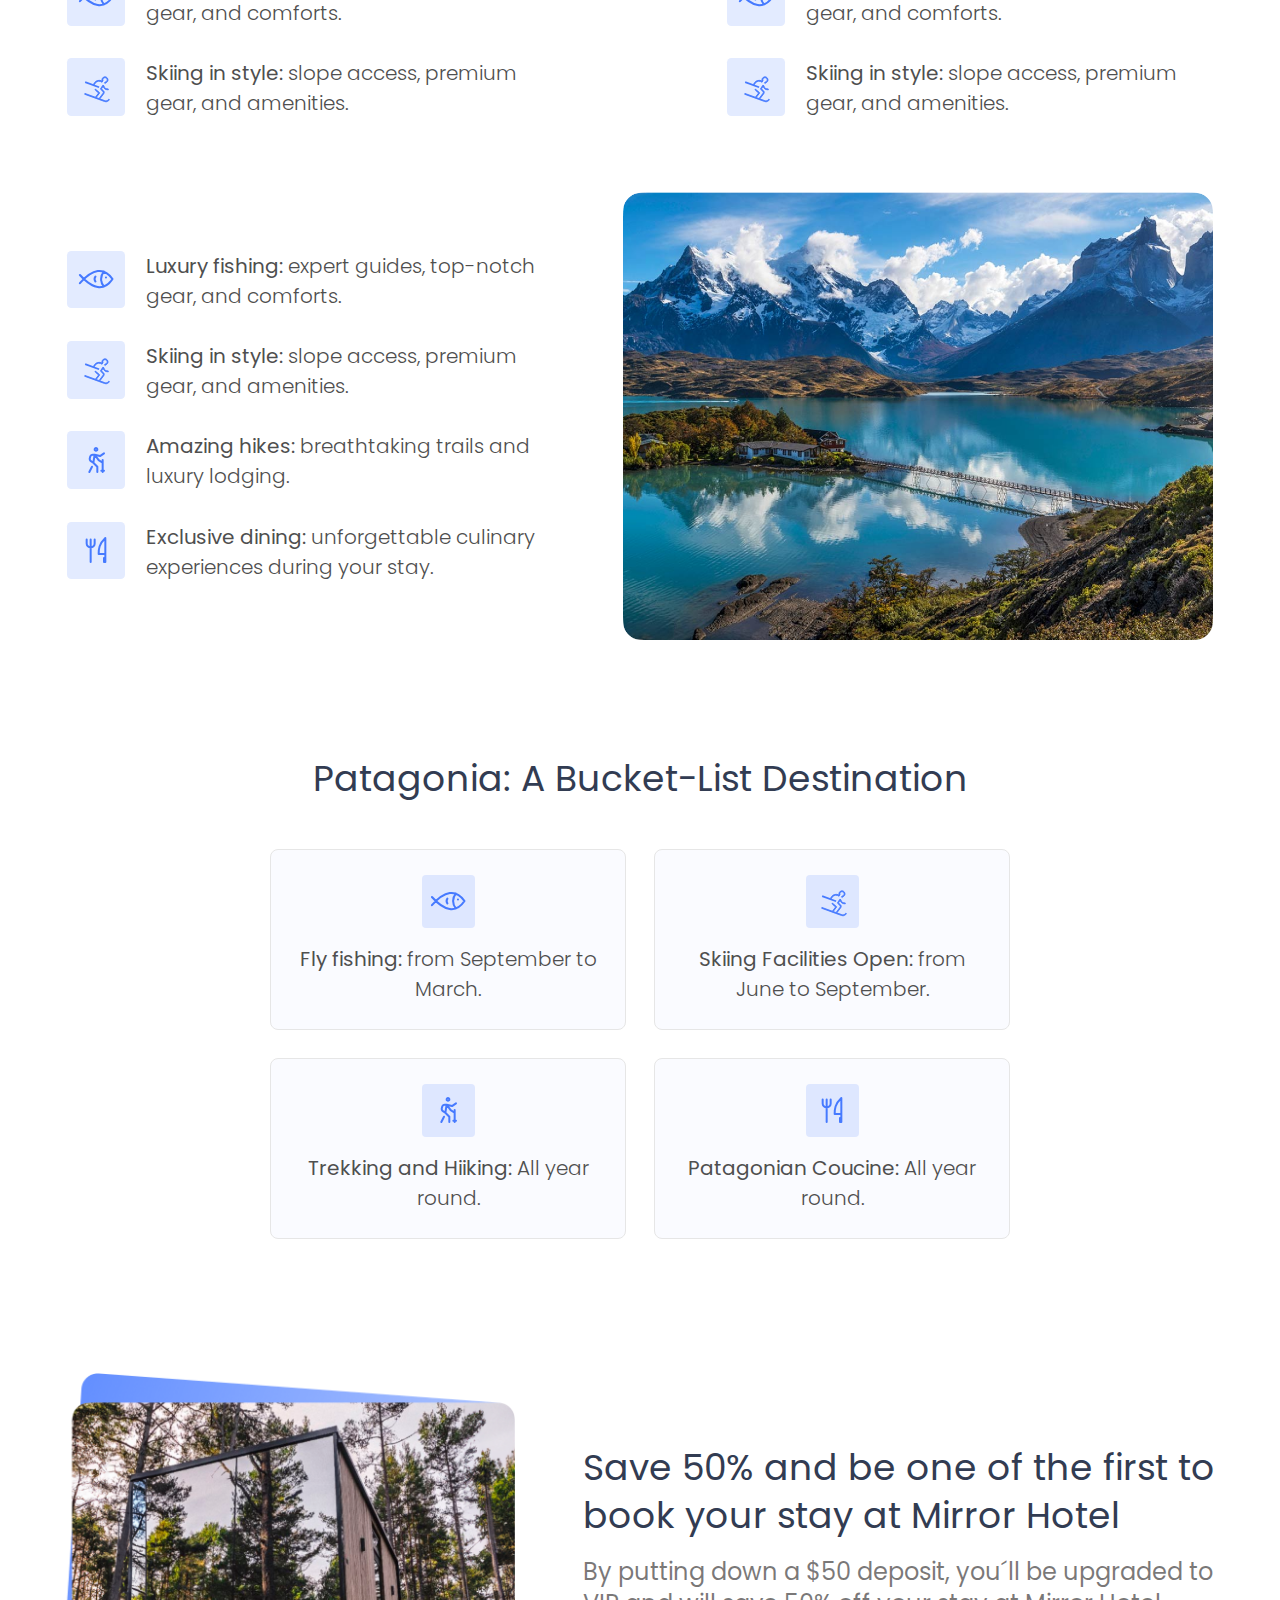
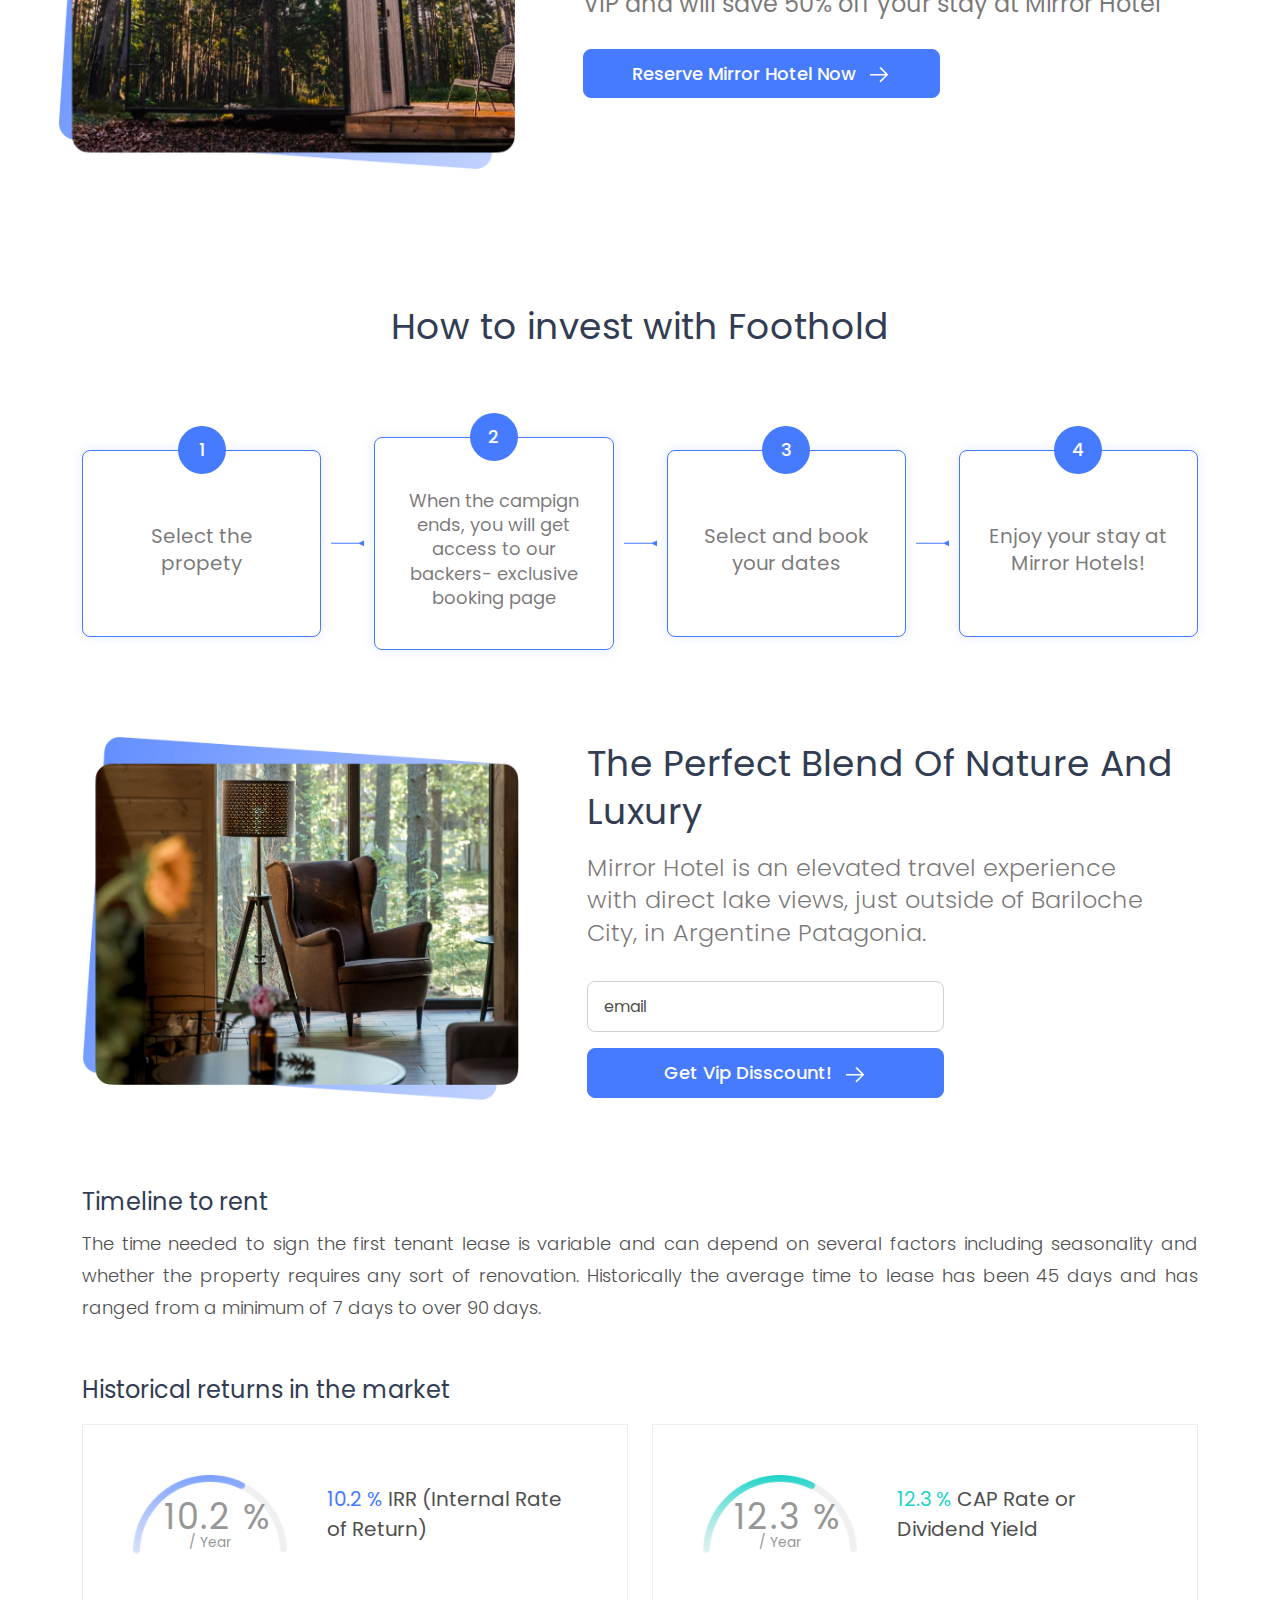
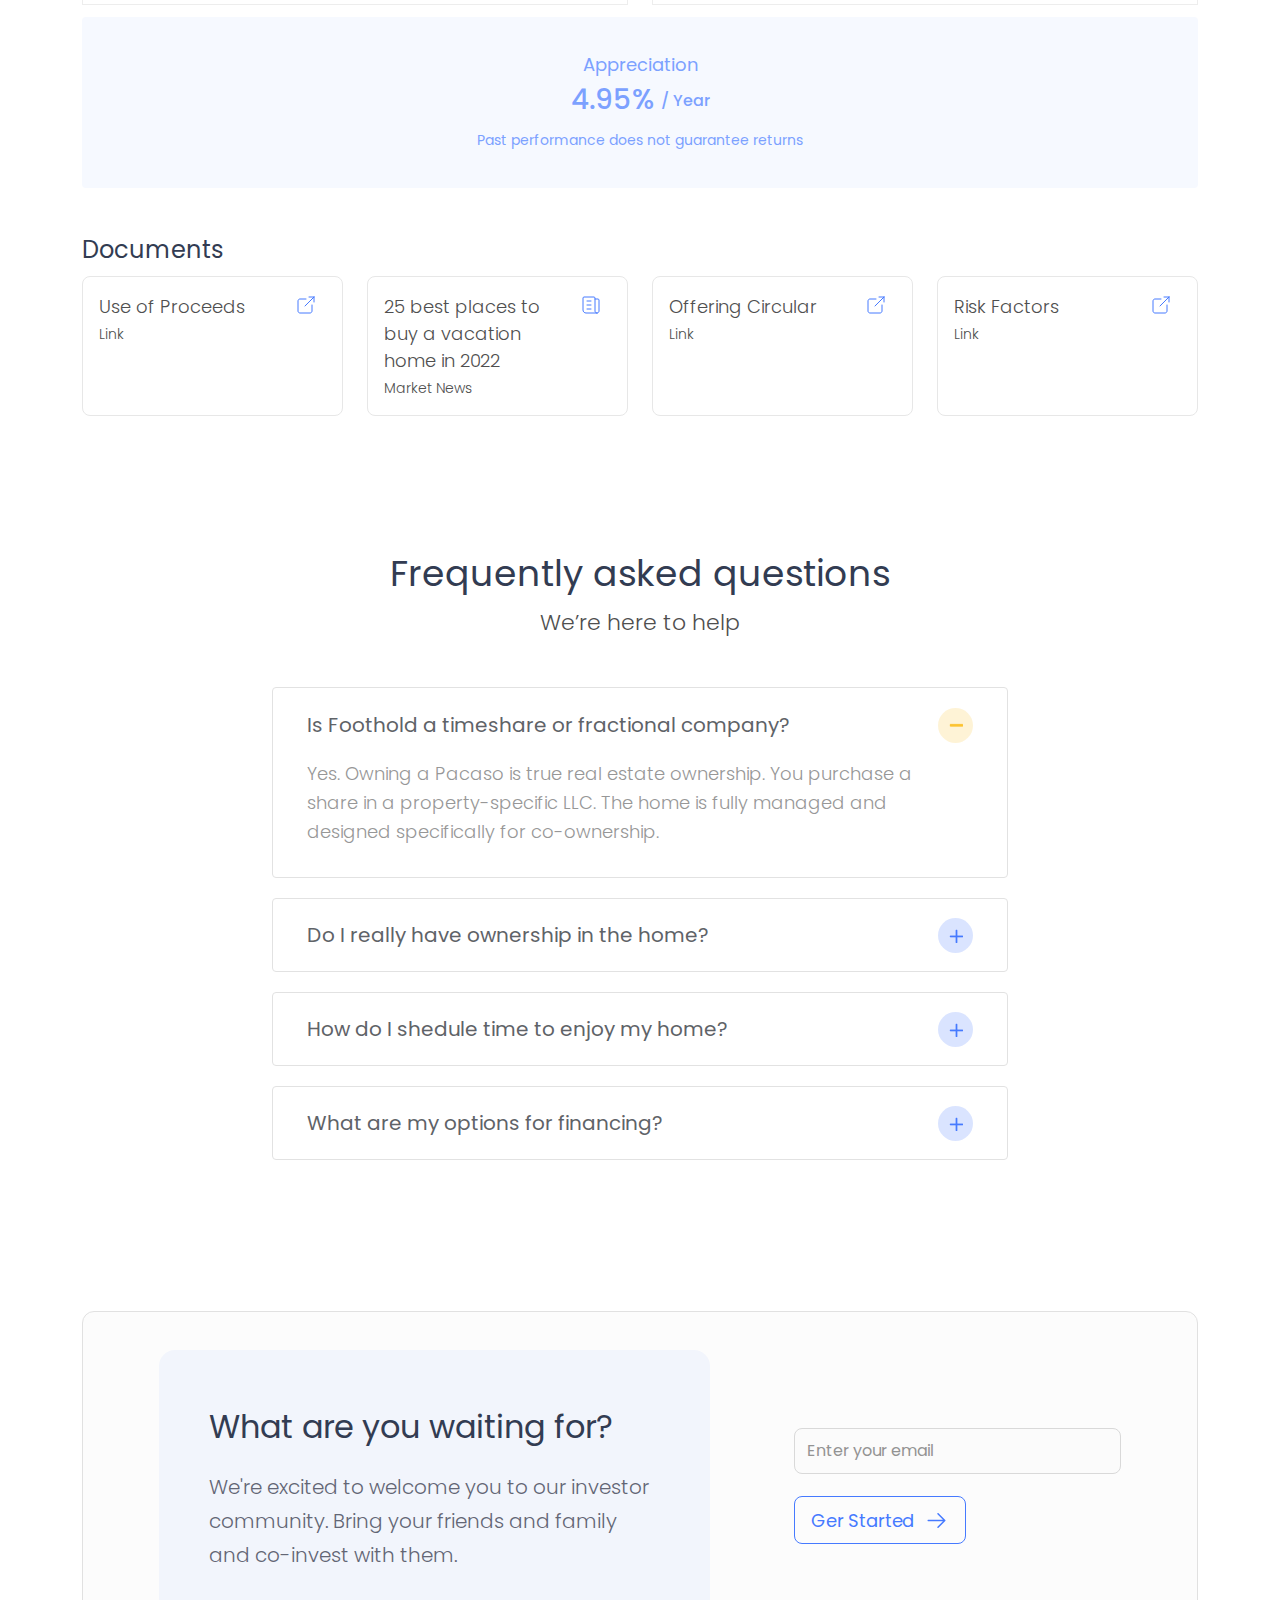
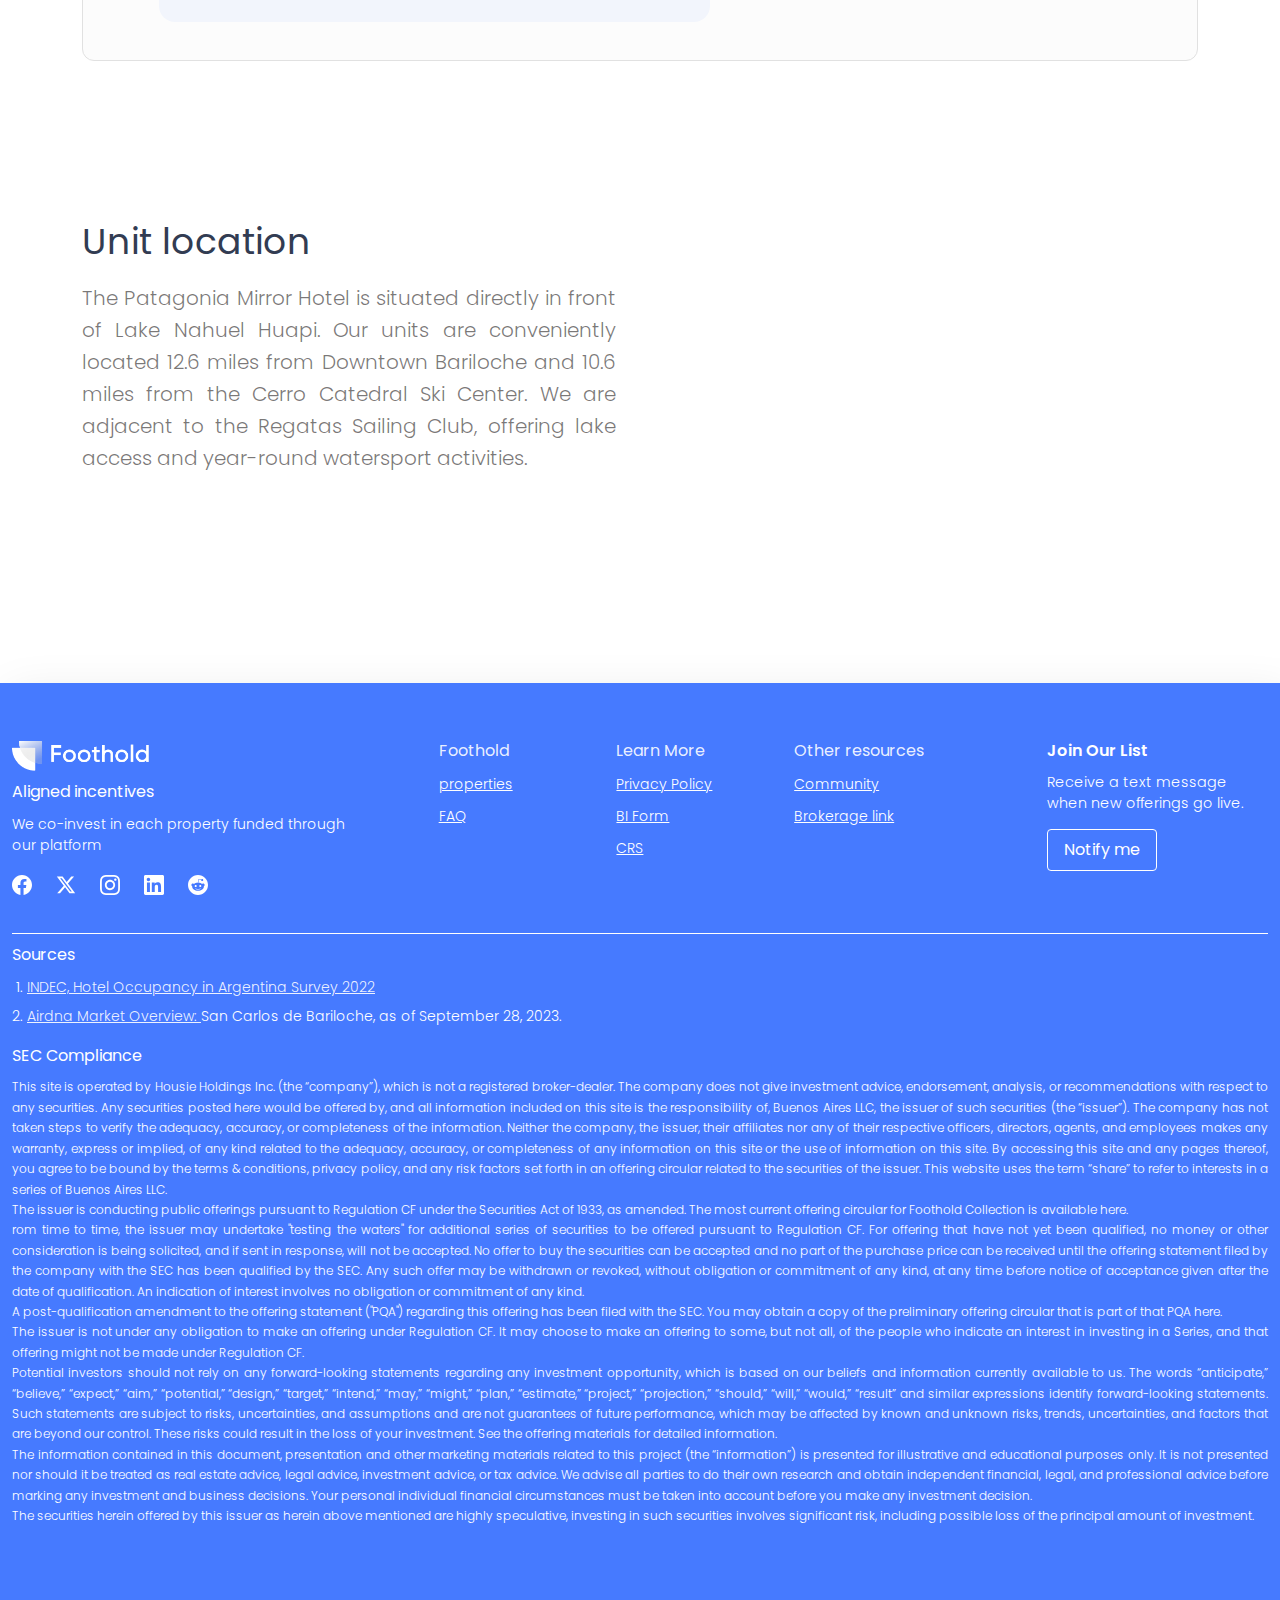
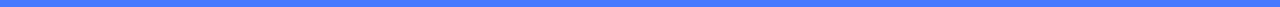
<file: foothold-single.html>
<!doctype html>
<html lang="zxx">

<head>
	<!-- Required meta tags -->
	<meta charset="utf-8">
	<meta name="viewport" content="width=device-width, initial-scale=1, shrink-to-fit=no">

	<!-- Links Of CSS File -->
	<link rel="stylesheet" href="assets/css/bootstrap.min.css">
	<link rel="stylesheet" href="assets/css/owl.theme.default.min.css">
	<link rel="stylesheet" href="assets/css/owl.carousel.min.css">
	<link rel="stylesheet" href="assets/css/remixicon.css">
	<link rel="stylesheet" href="assets/css/animate.min.css">
	<link rel="stylesheet" href="assets/css/gilroy.css">
	<link rel="stylesheet" href="assets/css/style.css">
	<link rel="stylesheet" href="assets/css/responsive.css">

	<!-- Favicon -->
	<link rel="icon" type="image/png" href="assets/images/favicon.png">
	<!-- Title -->
	<title>Housie - HTML Template</title>

</head>

<body>
	<!-- Start Preloader Area -->
	<div class="preloader" id="loader-style">
		<div class="preloader-wrap">
			<span></span>
			<span></span>
			<span></span>
			<span></span>
		</div>
	</div>
	<!-- End Preloader Area -->

	<!-- Start Navbar Area -->
	<header class="nav_section">
		<nav class="navbar navbar-expand-lg">
			<div class="container">
				<a class="navbar-brand" href="#">
					<img src="assets/images/foothold/logo-foothold.png" alt="image">
				</a>

				<button class="menu-btn" type="button" data-bs-toggle="offcanvas"
					data-bs-target="#offcanvasWithBothOptions" aria-controls="offcanvasWithBothOptions">
					<img src="assets/images/foothold/menu_white.png" alt="">
				</button>

				<div class="collapse navbar-collapse" id="navbarSupportedContent">
					<ul class="navbar-nav me-auto mb-2 mb-lg-0">
						<li class="nav-item">
							<a class="nav-link active" href="#">Product</a>
						</li>

						<li class="nav-item">
							<a class="nav-link" href="about.html">About us</a>
						</li>

						<li class="nav-item">
							<a class="nav-link" href="#">Properties</a>
						</li>
					</ul>

					<div class="other-option">
						<ul class="navbar-nav ">
							<li class="nav-item">
								<a class="nav-link" href="#">Sign up</a>
							</li>

							<li class="nav-item">
								<a class="nav-link" href="#">Login</a>
							</li>
						</ul>
						<a href="#" class="nav_cta">
							Learn More
						</a>
					</div>
				</div>
			</div>
		</nav>

	</header>
	<!-- End Navbar Area -->

	<div class="mobile-menus offcanvas offcanvas-start" data-bs-scroll="true" tabindex="-1"
		id="offcanvasWithBothOptions" aria-labelledby="offcanvasWithBothOptionsLabel">
		<div class="offcanvas-header">
			<img src="assets/images/logo.png" alt="Image">
			<button type="button" class="btn-close" data-bs-dismiss="offcanvas" aria-label="Close"></button>
		</div>
		<div class="offcanvas-body mobile-menu">
			<ul>
				<li>
					<a href="#" class="link">Product</a>
				</li>
				<li>
					<a href="about.html" class="link">About us</a>
				</li>
				<li>
					<a href="#" class="link">Properties</a>
				</li>
				<li>
					<a href="#" class="default-btn">
						<div class="">
							<span>Invest</span>
							<img src="assets/images/star.svg" alt="image">
						</div>
					</a>
				</li>
			</ul>
		</div>
	</div>

	<!-- class="overflow-hidden" -->
	<main>

		<!-- sticky nav  -->
		<div class="sticky_scroll_nav">
			<div class="container">
				<div class="row align-items-center">
					<div class="col-md-6">
						<div class="left_ele">
							<div class="mirrorC_left_blk">
								<h2 class="main_header">Mirror C-Suite</h2>
								<p>
									<img src="assets/images/foothold/tabler-icon-flame.png" alt="">
									Trend
								</p>
							</div>
							<p class="text_20_300">Bariloche, Rio Negro, Argentina</p>
						</div>
					</div>
					<div class="col-md-6">
						<div class="rigth_ele">
							<div class="nav_progress_bar">
								<p>
									<span>35% Funded </span>145 Investors
								</p>
								<span class="nav_progress bar_1"></span>
							</div>
							<a href="#" class="cta_btn">
								Invest
							</a>
						</div>
					</div>
				</div>
			</div>
		</div>

		<!-- Start page name Area -->
		<div class="page_name_area">
			<div class="container">
				<ul>
					<li>Properties</li>
					<li>
						<img src="assets/images/foothold/chevron_right.svg" alt="">
					</li>
					<li>Mirror C-Suite</li>
				</ul>
			</div>
		</div>
		<!-- Start page name Area -->

		<!-- start enhantment area for mobile start -->
		<section class="enhanment_section d-block d-lg-none">
			<div class="container">
				<div class="enhanment_wrapper">
					<h3>Enchantment</h3>
					<p>
						<span>
							<img src="assets/images/foothold/tabler-icon-map-pin.svg" alt="">
						</span>
						Great Smoky Mountains
					</p>

					<div>
						<p>Minimum investment <span>$200</span></p>
						<p>Price Per Share: <span>$1</span></p>
					</div>
				</div>
			</div>
		</section>
		<!-- start enhantment area for mobile end -->

		<!-- Start mirrorC Area -->
		<div class="mirrorC_area d-none d-lg-block">
			<div class="container">
				<div class="row">
					<div class="col-lg-6 col-md-6 col-12">
						<div class="mirrorC_left_wrapper">
							<div class="mirrorC_left_blk">
								<h2 class="main_header">Mirror C-Suite</h2>
								<p>
									<img src="assets/images/foothold/tabler-icon-flame.png" alt="">
									Trend
								</p>
							</div>
							<p class="text_20_300">Bariloche, Rio Negro, Argentina</p>

							<ul class="text_16_400">
								<li>
									<img src="assets/images/foothold/tabler-icon-bath.svg" alt="">
									2 Shower
								</li>
								<li>
									<img src="assets/images/foothold/tabler-icon-bed.svg" alt="Image">
									4 Beds
								</li>
								<li>
									<img src="assets/images/foothold/maximize-2.svg" alt="Image">
									120 Sq Ft
								</li>
							</ul>
						</div>
					</div>

					<div class="col-lg-6 col-md-6 col-12">
						<div class="mirrorC_right_wrapper">
							<div class="mirrorC_right_percentage">
								<div class="circular-progress circular-progress-1" data-end-value="35">
									<!-- Set your desired end value here -->
									<div class="value-container">0</div>
								</div>
								<p class="text_16_400">35% Founded</p>
								<span class="text_16_400">145 Investors</span>
							</div>

							<div class="mirrorC_right_invest">
								<div class="mirrorC__invest">
									<p class="text_16_400">
										Minum Investment
										<span>$200</span>
									</p>
									<p class="text_16_400">
										Price Per Share
										<span>$1</span>
									</p>
								</div>
								<a href="#" class="cta_btn">
									Invest
								</a>
							</div>
						</div>
					</div>
				</div>
			</div>
		</div>
		<!-- End mirrorC Area -->

		<!-- gallery for mobile version  -->
		<section class="mobile_gallary">
			<div class="gallery-slider-area ddddddd">
				<div class="container-fluid p-0">
					<div class="gallery_slider_mobile owl-carousel">
						<div>
							<img src="assets/images/foothold/g-1.png" alt="Image">
						</div>
						<div>
							<img src="assets/images/foothold/g-2.png" alt="Image">
						</div>
						<div>
							<img src="assets/images/foothold/g-3.png" alt="Image">
						</div>
						<div>
							<img src="assets/images/foothold/g-4.png" alt="Image">
						</div>
					</div>
					<!-- <div class="slider-counter"></div> -->
				</div>
			</div>
		</section>

		<!-- Start Gallery Area dekstop version -->
		<section class="foothold_gallery_section">
			<div class="gallery-area mmmmmmmm">
				<div class="container">
					<div class="row gx-2">
						<div class="col-lg-6">
							<div class="gallery-img-bg">

							</div>
						</div>
						<div class="col-lg-6">
							<div class="row gx-2">
								<div class="col-lg-6">
									<div class="gallery-img mb-24">
										<img src="assets/images/foothold/g-2.png" alt="Image">
									</div>
								</div>
								<div class="col-lg-6">
									<div class="gallery-img mb-24">
										<img src="assets/images/gallery-3.png" alt="Image">
									</div>
								</div>
								<div class="col-lg-6">
									<div class="gallery-img">
										<img src="assets/images/gallery-4.png" alt="Image">
									</div>
								</div>
								<div class="col-lg-6">
									<div class="gallery-img">
										<img src="assets/images/gallery-5.png" alt="Image">
									</div>
								</div>
							</div>
						</div>
					</div>
				</div>
			</div>
		</section>
		<!-- End Gallery Area dekstop version -->


		<!-- Start USD List Area -->
		<section class="USD_list_section ">
			<div class="container">
				<ul class="two-elements-per-row">
					<li>
						Unit Price
						<span>$117,079</span>
					</li>
					<li>
						Dividend frecuency
						<span>Quarterly</span>
					</li>
					<li>
						First dividend date
						<span>03-2025</span>
					</li>
					<li>
						Total units
						<span>21</span>
					</li>
					<li>
						Total Raise
						<span>$3.14MM</span>
					</li>
					<li>
						Estimated hold period
						<span>10 years</span>
					</li>
				</ul>
			</div>
		</section>
		<!-- End USD List Area -->

		<!-- description area start -->
		<div class="description_section_content">
			<div class="container">
				<div class="description_item">
					<h2 class="sub_header">Description</h2>
					<p class="text_18">This property is currently paused while we sort through some pending investments
						that will likely result in it being fully sold out. The Baron is an updated two story home
						located on a quiet street in the highly desired Turnberry neighborhood. When you walk in you
						will love the open concept and natural light in the living kitchen space.</p>
				</div>
			</div>
		</div>
		<!-- description area END -->

		<section class="Amenities_section">
			<div class="container">
				<h2 class="sub_header">Amenities</h2>
				<div class="amenities_wrapper">
					<!-- 1st  -->
					<ul class="aminiteis_ul">
						<li>
							<img src="assets/images/foothold/TV.svg" alt="">
							Smart Tv
						</li>
						<li>
							<img src="assets/images/foothold/Shower.svg" alt="">
							Shower
						</li>
						<li>
							<img src="assets/images/foothold/Lake-area.svg" alt="">
							Forest
						</li>
						<li>
							<img src="assets/images/foothold/Wifi.svg" alt="">
							Wi-fi
						</li>
						<li>
							<img src="assets/images/foothold/Fireplace.svg" alt="">
							Fireplace
						</li>
						<li>
							<img src="assets/images/foothold/Washing-machine.svg" alt="">
							Dryer
						</li>

						<li>
							<img src="assets/images/foothold/Ski.svg" alt="">
							Sky Center
						</li>
						<li>
							<img src="assets/images/foothold/Gym.svg" alt="">
							Gym
						</li>

						<li class="amenities_link hide_amenitiesbtn  d-lg-none sm">
							<button>
								Show all 45 amenities
							</button>
						</li>

						<li>
							<img src="assets/images/foothold/Air-conditioning.svg" alt="">
							Air conditioning
						</li>
						<li>
							<img src="assets/images/foothold/First-aid-kit.svg" alt="">
							First aid kit
						</li>

						<li>
							<img src="assets/images/foothold/Smoke-alarm.svg" alt="">
							Smoke alarm
						</li>
						<li>
							<img src="assets/images/foothold/BBQ-grill.svg" alt="">
							Grill
						</li>
						<li>
							<img src="assets/images/foothold/Fire-extinguisher.svg" alt="">
							Fire extinguisher
						</li>
						<li>
							<img src="assets/images/foothold/Fire-extinguisher.svg" alt="">
							Fire extinguisher
						</li>
						<li class="amenities_link hide_amenitiesbtn">
							<button>
								Show all 45 amenities
							</button>
						</li>

						<!-- 2nd part  -->
						<li>
							<img src="assets/images/foothold/TV.svg" alt="">
							Smart Tv
						</li>
						<li>
							<img src="assets/images/foothold/Shower.svg" alt="">
							Shower
						</li>
						<li>
							<img src="assets/images/foothold/Lake-area.svg" alt="">
							Forest
						</li>
						<li>
							<img src="assets/images/foothold/Wifi.svg" alt="">
							Wi-fi
						</li>
						<li>
							<img src="assets/images/foothold/Fireplace.svg" alt="">
							Fireplace
						</li>
						<li>
							<img src="assets/images/foothold/Washing-machine.svg" alt="">
							Dryer
						</li>

						<li>
							<img src="assets/images/foothold/Ski.svg" alt="">
							Sky Center
						</li>
						<li>
							<img src="assets/images/foothold/Gym.svg" alt="">
							Gym
						</li>

						<li>
							<img src="assets/images/foothold/Air-conditioning.svg" alt="">
							Air conditioning
						</li>
						<li>
							<img src="assets/images/foothold/First-aid-kit.svg" alt="">
							First aid kit
						</li>

						<li>
							<img src="assets/images/foothold/Smoke-alarm.svg" alt="">
							Smoke alarm
						</li>
						<li>
							<img src="assets/images/foothold/BBQ-grill.svg" alt="">
							Grill
						</li>
						<li>
							<img src="assets/images/foothold/Fire-extinguisher.svg" alt="">
							Fire extinguisher
						</li>
						<li>
							<img src="assets/images/foothold/Parking.svg" alt="">
							Parking
						</li>
						<li>
							<img src="assets/images/foothold/Fire-extinguisher.svg" alt="">
							Fire extinguisher
						</li>
						<li class="amenities_link">
							<button>
								Show less
							</button>
						</li>
					</ul>
					<div class="amenities_link hide_amenitiesbtn amenities_link_mobile d-sm-none">
						<button>
							Show all 45 amenities
						</button>
					</div>
				</div>
			</div>
		</section>

		<!-- market section start  -->
		<section class="market_section">
			<div class="container">
				<div class="market_perform_header">
					<h2 class="sub_header">How is this market performing?</h2>
					<p class="text_16_400 d-sm-flex d-none">
						Data source: <span> Airdna.</span>
						<a href="https://help.airdna.co/en/articles/8062174-how-is-market-score-calculated#how-is-market-grade-calculated--0-0"
							target="_blank">
							Learn more about market grades here
						</a>
					</p>
				</div>
				<div class="market_graph_wrapper">
					<div class="market__score">
						<div class="market__score_blk">
							<div class="circular-progress circular-progress-2" data-end-value="80">
								<!-- Set your desired end value here -->
								<div class="value-container">0
								</div>
								<div class="static-text">good</div>
							</div>
							<p class="text_18" id="info_1">
								Market Score
								<i class="info_click" style="cursor: pointer;">
									<img src="assets/images/foothold/tabler-icon-info-circle.png" alt="">

									<span class="info_text">
										This data is based on national average for single family home in the 35th
										percentile range by home according to the zillow home value index. this national
										average may not represent actual performance of this property or zip code. For
										more information refer to Offering Circular.
									</span>
								</i>
							</p>
						</div>
						<div class="market__bars">
							<!-- 1 -->
							<div class="market__bars_blk">
								<p id="info_2">
									<span>83 </span>Rental Demand
									<i class="info_click" style="cursor: pointer;">
										<img src="assets/images/foothold/tabler-icon-info-circle.png" alt="">
									</i>
									<span class="info_text">
										This data is based on national average for single family home in the 35th
										percentile range by home according to the zillow home value index. this national
										average may not represent actual performance of this property or zip code. For
										more information refer to Offering Circular.
									</span>
								</p>

								<span class="market_bar bar_1"></span>
							</div>
							<!-- 2 -->
							<div class="market__bars_blk">
								<p>
									<span>99</span> Revenue Growth
									<i class="info_click" style="cursor: pointer;">
										<img src="assets/images/foothold/tabler-icon-info-circle.png" alt="">
									</i>
									<span class="info_text">
										This data is based on national average for single family home in the 35th
										percentile range by home according to the zillow home value index. this national
										average may not represent actual performance of this property or zip code. For
										more information refer to Offering Circular.
									</span>
								</p>
								<span class="market_bar bar_2"></span>
							</div>

							<div class="market__bars_blk">
								<p>
									<span>6</span> Seasonality
									<i class="info_click" style="cursor: pointer;">
										<img src="assets/images/foothold/tabler-icon-info-circle.png" alt="">
									</i>
									<span class="info_text">
										This data is based on national average for single family home in the 35th
										percentile range by home according to the zillow home value index. this national
										average may not represent actual performance of this property or zip code. For
										more information refer to Offering Circular.
									</span>
								</p>
								<span class="market_bar bar_3"></span>
							</div>

							<div class="market__bars_blk">
								<p>
									<span>46 </span>Regulation
									<i class="info_click" style="cursor: pointer;">
										<img src="assets/images/foothold/tabler-icon-info-circle.png" alt="">
									</i>
									<span class="info_text">
										This data is based on national average for single family home in the 35th
										percentile range by home according to the zillow home value index. this national
										average may not represent actual performance of this property or zip code. For
										more information refer to Offering Circular.
									</span>
								</p>
								<span class="market_bar bar_4"></span>
							</div>
						</div>
					</div>
					<div class="market__rate">
						<div>
							<div class="market_rate_wrapper">
								<h2 class="text_16_300">
									Annual Revenue
									<span>
										$21.9K
										<span class="d-sm-none d-inline-block"> <strong>+13%</strong> Past Year</span>
									</span>
								</h2>
								<i>
									<img src="assets/images/foothold/market-1.png" alt="">
								</i>
							</div>
							<div class="market_rate_wrapper">
								<h2 class="text_16_300">
									Occupancy Rate
									<span> 62% <span> <strong>+13%</strong> Past Year</span> </span>
								</h2>
								<i>
									<img src="assets/images/foothold/market-2.png" alt="">
								</i>
							</div>
						</div>
						<div>
							<div class="market_rate_wrapper">
								<h2 class="text_16_300">
									Average Daily Rate<span>$98</span>
								</h2>
								<i>
									<img src="assets/images/foothold/market-3.png" alt="">
								</i>
							</div>
							<div class="market_rate_wrapper market_visitor">
								<h2>
									Annual Visitors<span>$774K</span>
								</h2>

								<p class="text_16_300">3rd most visited in Argentina <sup>2</sup></p>
							</div>
						</div>
					</div>
				</div>
			</div>
		</section>
		<!-- market section end  -->

		<!-- investor section  start-->
		<section class="investor_section">
			<div class="container">
				<div class="investor_wrapper">
					<div class="investor_wrapper_header">
						<div class="investor__header">
							<h2 class="sub_header">Perks for Investors</h2>
							<span>
								<img src="assets/images/foothold/star-blue.svg" alt="">
								New!
							</span>
						</div>
						<p class="text_18">Investors in the offering will be eligible for discounts o stays at the
							property as set out below</p>
					</div>
					<div class="investor_card_wrapper">
						<div class="investor_single_card">
							<span>
								With an investment from <strong>$1,800 </strong> to <strong>$3,599</strong>
							</span>
							<p>
								50% Discount for three (3) night stay for 2 people
							</p>
						</div>
						<div class="investor_single_card">
							<span>
								With an investment from <strong>$1,800 </strong> to <strong>$3,599</strong>
							</span>
							<p>
								50% Discount for five (5) night stay for 2 people
							</p>
						</div>
						<div class="investor_single_card">
							<span>
								With an investment from <strong>$1,800 </strong> to <strong>$3,599</strong>
							</span>
							<p>
								50% Discount for six (6) night stay for 2 people + 50% OFF o guided fly fishing trip for
								2 people
							</p>
						</div>
					</div>
				</div>

				<div class="investor_graph_wrapper">
					<div class="investor_graph_blk">
						<div>
							<img src="assets/images/foothold/graph/grapg-1_text.png" alt="">
						</div>
						<div>
							<img src="assets/images/foothold/graph/graph-2_text.png" alt="">
						</div>
					</div>
					<div class="investor_graph_blk mt_50">
						<div>
							<img src="assets/images/foothold/graph/graph-3_text.png" alt="">
						</div>
						<div>
							<img src="assets/images/foothold/graph/graph-4_text.png" alt="">
						</div>
					</div>
				</div>
			</div>
		</section>
		<!-- investor section  end-->

		<!-- about hotel section start  -->
		<section class="about_hotel">
			<div class="container">
				<h1 class="main_header">About the Patagonia Mirror Hotel</h1>

				<div class="hotel_single_blk">
					<div class="hotel_thumb">
						<img src="assets/images/foothold/thumb-1.png" alt="">
					</div>
					<div class="hotel_content">
						<h1 class="main_header">The Perfect Blend Of Nature And
							Luxury
						</h1>
						<p class="text_20_300">
							Mirror Hotel is an elevated travel experience with direct lake views, just outside of
							Bariloche City, in Argentine Patagonia.
						</p>
					</div>
				</div>

				<div class="hotel_single_blk thumb_right">
					<div class="hotel_content ">
						<h1 class="main_header">
							5-Star Comfort And Amenities
						</h1>
						<p class="text_20_300">
							We’ve taken everything guests love about glamping and <br> removed everything you don’t.
							Each unit is equipped with a full kitchen, bathroom and HVAC system, and five-star
							furnishings.
						</p>
					</div>

					<div class="hotel_thumb">
						<img src="assets/images/foothold/thumb-2.png" alt="">
					</div>
				</div>

				<div class="about_hotel_Wrapper">
					<!-- left  -->
					<div class="about_hotel_details">
						<div>
							<img src="assets/images/foothold/thumb-3.png" alt="">
						</div>
						<ul>
							<li>
								<i>
									<img src="assets/images/foothold/tabler-icon-fish.svg" alt="">
								</i>
								<p class="text_20_300">
									<span class="text_20_400"> Luxury fishing:</span> expert guides, top-notch gear, and
									comforts.
								</p>
							</li>
							<li>
								<i>
									<img src="assets/images/foothold/Ski-blue.svg" alt="">
								</i>
								<p class="text_20_300">
									<span class="text_20_400">Skiing in style:</span> slope access, premium gear, and
									amenities.
								</p>
							</li>
						</ul>
					</div>

					<!-- right  -->
					<div class="about_hotel_details">
						<div>
							<img src="assets/images/foothold/thumb-4.png" alt="">
						</div>
						<ul>
							<li>
								<i>
									<img src="assets/images/foothold/tabler-icon-fish.svg" alt="">
								</i>
								<p class="text_20_300">
									<span class="text_20_400">Luxury fishing:</span> expert guides, top-notch gear, and
									comforts.
								</p>
							</li>
							<li>
								<i>
									<img src="assets/images/foothold/Ski-blue.svg" alt="">
								</i>
								<p class="text_20_300">
									<span class="text_20_400">Skiing in style:</span> slope access, premium gear, and
									amenities.
								</p>
							</li>
						</ul>
					</div>
				</div>

				<div class="all_about_hotel">
					<div class="about_hotel_details">
						<ul>
							<li>
								<i>
									<img src="assets/images/foothold/tabler-icon-fish.svg" alt="">
								</i>
								<p class="text_20_300">
									<span class="text_20_400">Luxury fishing:</span> expert guides, top-notch gear, and
									comforts.
								</p>
							</li>
							<li>
								<i>
									<img src="assets/images/foothold/Ski-blue.svg" alt="">
								</i>
								<p class="text_20_300">
									<span class="text_20_400">Skiing in style:</span> slope access, premium gear, and
									amenities.
								</p>
							</li>
							<li>
								<i>
									<img src="assets/images/foothold/tabler-icon-trekking.svg" alt="">
								</i>
								<p class="text_20_300">
									<span class="text_20_400">Amazing hikes:</span> breathtaking trails and luxury
									lodging.
								</p>
							</li>
							<li>
								<i>
									<img src="assets/images/foothold/tabler-icon-tools-kitchen-2.svg" alt="">
								</i>
								<p class="text_20_300">
									<span class="text_20_400">Exclusive dining:</span> unforgettable culinary
									experiences during your stay.
								</p>
							</li>
						</ul>
					</div>
					<div class="hotel_main_thumb">
						<img src="assets/images/foothold/thumb-5.png" alt="">
					</div>
				</div>

			</div>
		</section>
		<!-- about hotel section end  -->

		<!-- patagoina area  start-->
		<div class="patagonia_area">
			<div class="container">
				<div class="patagonia_wrapper">
					<h1 class="main_header">
						Patagonia: A Bucket-List Destination
					</h1>
					<div class="patagonia_wrapper_content">
						<div class="patagonia_parent">
							<div class="patagonia_child">
								<span>
									<img src="assets/images/foothold/tabler-icon-fish.svg" alt="">
								</span>
								<p class="text_20_300">
									<span class="text_20_400">Fly fishing:</span> from September to March.
								</p>
							</div>
							<div class="patagonia_child">
								<span>
									<img src="assets/images/foothold/Ski-blue.svg" alt="">
								</span>
								<p class="text_20_300">
									<span class="text_20_400">Skiing Facilities Open:</span> from June to September.
								</p>
							</div>
						</div>
						<div class="patagonia_parent">
							<div class="patagonia_child">
								<span>
									<img src="assets/images/foothold/tabler-icon-trekking.svg" alt="">
								</span>
								<p class="text_20_300">
									<span class="text_20_400">Trekking and Hiiking:</span> All year round.
								</p>
							</div>
							<div class="patagonia_child">
								<span>
									<img src="assets/images/foothold/tabler-icon-tools-kitchen-2.svg" alt="">
								</span>
								<p class="text_20_300">
									<span class="text_20_400">Patagonian Coucine:</span> All year round.
								</p>
							</div>
						</div>
					</div>
				</div>
			</div>
		</div>
		<!-- patagoina area  end-->

		<!-- 50% save section start -->
		<section class="save_section">
			<div class="container">
				<div class="row align-items-center gx-0 gx-lg-5">
					<div class="col-lg-5 col-12">
						<div class="save_wrapper_thumb">
							<img src="assets/images/foothold/thumb-2.png" alt="">
						</div>
					</div>
					<div class="col-lg-7 col-12">
						<div class="save_wrapper_content">
							<h1 class="main_header">
								Save 50% and be one of the first to book your stay at Mirror Hotel
							</h1>
							<p class="sub_header">
								By putting down a $50 deposit, you´ll be upgraded to VIP and will save 50% off your stay
								at Mirror Hotel
							</p>
							<a href="#" class="cta_btn">
								Reserve Mirror Hotel Now
								<i>
									<img src="assets/images/foothold/ArrowRight_white.svg" alt="">
								</i>
							</a>
						</div>
					</div>
				</div>
			</div>
		</section>
		<!-- 50% save section end start -->

		<!-- invest_process area start  -->
		<section class="invest_process">
			<div class="container">
				<h1 class="main_header">
					How to invest with Foothold
				</h1>

				<div class="invest_process_wrapper">
					<div class="invest_steps">
						Select the propety
						<span>1</span>
					</div>
					<img src="assets/images/foothold/card_arrow.svg" alt="">
					<div class="invest_steps invest_steps_2">
						When the campign ends, you will get access to our backers- exclusive booking page
						<span>2</span>
					</div>
					<img src="assets/images/foothold/card_arrow.svg" alt="">
					<div class="invest_steps">
						Select and book your dates
						<span>3</span>
					</div>
					<img src="assets/images/foothold/card_arrow.svg" alt="">
					<div class="invest_steps">
						Enjoy your stay
						at Mirror Hotels!
						<span>4</span>
					</div>
				</div>
			</div>
		</section>
		<!-- invest_process area end  -->

		<!-- perfect section start  -->
		<section class="perfect_section">
			<div class="container">
				<div class="row align-items-center gx-5">
					<div class="col-lg-5">
						<div class="save_wrapper_thumb">
							<img src="assets/images/foothold/thumb-1.png" alt="">
						</div>
					</div>
					<div class="col-lg-7">
						<div class="save_wrapper_content">
							<h1 class="main_header">
								The Perfect Blend Of Nature And Luxury
							</h1>
							<p class="text_24_300">
								Mirror Hotel is an elevated travel experience with direct lake views, just outside of
								Bariloche City, in Argentine Patagonia.
							</p>

							<div class="perfect_mail_area">
								<input type="email" placeholder="email">
								<a href="#" class="cta_btn">
									Get Vip Disscount!
									<i>
										<img src="assets/images/foothold/ArrowRight_white.svg" alt="">
									</i>
								</a>
							</div>
						</div>
					</div>
				</div>
			</div>
		</section>
		<!-- perfect section end  -->

		<section class="historical_section">
			<div class="container">
				<div class="description_content">
					<h3 class="sub_header">Timeline to rent</h3>
					<p class="text_18">The time needed to sign the first tenant lease is variable and can depend on
						several factors including seasonality and whether the property requires any sort of renovation.
						Historically the average time to lease has been 45 days and has ranged from a minimum of 7 days
						to over 90 days.</p>
				</div>
				<div class="historical-area">
					<h3 class="sub_header">Historical returns in the market</h3>
					<div class="row">
						<div class="col-lg-6">
							<div class="single-historical">
								<img src="assets/images/dots.svg" class="dots" alt="">

								<div class="d-flex align-items-center">
									<div class="cir-img">
										<img src="assets/images/cir-1.png" alt="Image">
										<div class="cir-content">
											<h4>10.2 %</h4>
											<span>/ Year</span>
										</div>
									</div>
									<p><span>10.2 %</span> IRR (Internal Rate of Return)</p>
								</div>
							</div>
						</div>
						<div class="col-lg-6">
							<div class="single-historical">
								<img src="assets/images/dots.svg" class="dots" alt="">

								<div class="d-flex align-items-center">
									<div class="cir-img">
										<img src="assets/images/cir-2.png" alt="Image">
										<div class="cir-content">
											<h4>12.3 %</h4>
											<span>/ Year</span>
										</div>
									</div>
									<p><span class="dd3c8">12.3 % </span>CAP Rate or Dividend Yield</p>
								</div>
							</div>
						</div>
					</div>
				</div>

				<div class="total-historical">
					<h3>Appreciation</h3>
					<h1>4.95%<span>/ Year</span></h1>
					<p>Past performance does not guarantee returns</p>
				</div>


				<div class="Document_area">
					<h3 class="sub_header">Documents </h3>
					<div class="row gy-3">
						<div class="col-lg-3 col-md-6 col-12">
							<a class="single_document" href="#">
								<p>
									Use of Proceeds
									<span>Link</span>
								</p>
								<img src="assets/images/foothold/tabler-icon-external-link.svg" alt="">
							</a>
						</div>
						<div class="col-lg-3 col-md-6 col-12">
							<a class="single_document" href="#">
								<p>
									25 best places to buy a vacation home in 2022
									<span>Market News</span>
								</p>
								<img src="assets/images/foothold/tabler-icon-news.svg" alt="">
							</a>
						</div>
						<div class="col-lg-3 col-md-6 col-12">
							<a class="single_document" href="#">
								<p>
									Offering Circular
									<span>Link</span>
								</p>
								<img src="assets/images/foothold/tabler-icon-external-link.svg" alt="">
							</a>
						</div>
						<div class="col-lg-3 col-md-6 col-12">
							<a class="single_document" href="#">
								<p>
									Risk Factors
									<span>Link</span>
								</p>
								<img src="assets/images/foothold/tabler-icon-external-link.svg" alt="">
							</a>
						</div>
					</div>
				</div>
			</div>
		</section>

		<!-- faq area start  -->
		<div class="faq_area">
			<div class="container">
				<div class="faq_header">
					<h2 class="main_header">Frequently asked questions</h2>
					<span>We’re here to help</span>
				</div>

				<div class="row">
					<div class="col-lg-8 col-12 offset-lg-2 offset-0">
						<div class="faq-content">
							<div class="accordion" id="accordionExample2">
								<div class="accordion-item">
									<h2 class="accordion-header" id="headingOne2">
										<button class="accordion-button" type="button" data-bs-toggle="collapse"
											data-bs-target="#collapseOne" aria-expanded="true"
											aria-controls="collapseOne">
											Is Foothold a timeshare or fractional company?
										</button>
									</h2>

									<div id="collapseOne" class="accordion-collapse collapse show"
										aria-labelledby="headingOne2" data-bs-parent="#accordionExample2">
										<div class="accordion-body">
											<p>Yes. Owning a Pacaso is true real estate ownership. You purchase a share
												in a property-specific LLC. The home is fully managed and designed
												specifically for co-ownership.</p>
										</div>
									</div>
								</div>

								<div class="accordion-item">
									<h2 class="accordion-header" id="headingTwo2">
										<button class="accordion-button collapsed" type="button"
											data-bs-toggle="collapse" data-bs-target="#collapseTwo"
											aria-expanded="false" aria-controls="collapseTwo">
											Do I really have ownership in the home?
										</button>
									</h2>
									<div id="collapseTwo" class="accordion-collapse collapse"
										aria-labelledby="headingTwo2" data-bs-parent="#accordionExample2">
										<div class="accordion-body">
											<p>Yes. Owning a Pacaso is true real estate ownership. You purchase a share
												in a property-specific LLC. The home is fully managed and designed
												specifically for co-ownership.</p>
										</div>
									</div>
								</div>

								<div class="accordion-item">
									<h2 class="accordion-header" id="headingThree2">
										<button class="accordion-button collapsed" type="button"
											data-bs-toggle="collapse" data-bs-target="#collapseThree"
											aria-expanded="false" aria-controls="collapseThree">
											How do I shedule time to enjoy my home?
										</button>
									</h2>
									<div id="collapseThree" class="accordion-collapse collapse"
										aria-labelledby="headingThree2" data-bs-parent="#accordionExample2">
										<div class="accordion-body">
											<p>Yes. Owning a Pacaso is true real estate ownership. You purchase a share
												in a property-specific LLC. The home is fully managed and designed
												specifically for co-ownership.</p>
										</div>
									</div>
								</div>

								<div class="accordion-item">
									<h2 class="accordion-header" id="headingFour2">
										<button class="accordion-button collapsed" type="button"
											data-bs-toggle="collapse" data-bs-target="#collapseFour"
											aria-expanded="false" aria-controls="collapseFour">
											What are my options for financing?
										</button>
									</h2>
									<div id="collapseFour" class="accordion-collapse collapse"
										aria-labelledby="headingFour2" data-bs-parent="#accordionExample2">
										<div class="accordion-body">
											<p>Yes. Owning a Pacaso is true real estate ownership. You purchase a share
												in a property-specific LLC. The home is fully managed and designed
												specifically for co-ownership.</p>
										</div>
									</div>
								</div>
							</div>
						</div>
					</div>
				</div>
			</div>
		</div>
		<!-- faq area end  -->

		<!-- waiting area start -->
		<section class="waiting_area">
			<div class="container">
				<div class="waiting_wrapper">
					<div class="row align-items-center">
						<div class="col-md-7 col-12">
							<p class="waiting_content">
								What are you waiting for?
								<span>
									We're excited to welcome you to our investor community. Bring your friends and
									family and co-invest with them.
								</span>
							</p>
						</div>
						<div class="col-md-5 col-12">
							<div class="waiting_input">
								<input type="text" placeholder="Enter your email">
								<a class="waiting_btn" href="#" type="submit">
									Ger Started
									<img src="assets/images/foothold/ArrowRight.svg" alt="">
								</a>
							</div>
						</div>
					</div>
				</div>
			</div>
		</section>
		<!-- waiting area end -->

		<!-- map area start  -->
		<div class="map-area pb-150" id="map_area">
			<div class="container">
				<div class="row align-items-center gx-5">
					<div class="col-lg-6">
						<div class="map_content">
							<h3 class="main_header">Unit location</h3>
							<p class="text_20_300">The Patagonia Mirror Hotel is situated directly in front of Lake
								Nahuel Huapi. Our units are conveniently located 12.6 miles from Downtown Bariloche and
								10.6 miles from the Cerro Catedral Ski Center. We are adjacent to the Regatas Sailing
								Club, offering lake access and year-round watersport activities.</p>
						</div>
					</div>
					<div class="col-lg-6">
						<div class="map-img">
							<iframe
								src="https://www.google.com/maps/embed?pb=!1m18!1m12!1m3!1d1612502.511845104!2d-123.54149079038609!3d37.87388356475237!2m3!1f0!2f0!3f0!3m2!1i1024!2i768!4f13.1!3m3!1m2!1s0x8085875d1016f847%3A0x336bdb202240d6b9!2sFamily%20House%2C%20Inc.!5e0!3m2!1sen!2sbd!4v1654965088856!5m2!1sen!2sbd"></iframe>
						</div>
					</div>
				</div>
			</div>
		</div>

	</main>


	<!-- Start Footer  Area -->
	<div class="footer-area" id="footer_area">
		<div class="container-fluid">
			<div class="footer-bg">
				<div class="row">
					<div class="col-lg-4 col-md-6">
						<div class="single-footer footer_left">
							<a href="#" class="logo">
								<img src="assets/images/foothold/logo-foothold.png" alt="Image">
							</a>
							<h4>Aligned incentives</h4>
							<p>We co-invest in each property funded through our platform</p>
							<ul>
								<li>
									<a href="#">
										<img src="assets/images/foothold/facebook.svg" alt="">
									</a>
								</li>
								<li>
									<a href="#">
										<img src="assets/images/foothold/twitter.svg" alt="">
									</a>
								</li>
								<li>
									<a href="#">
										<img src="assets/images/foothold/instagram.svg" alt="">
									</a>
								</li>
								<li>
									<a href="#">
										<img src="assets/images/foothold/linked-in.svg" alt="">
									</a>
								</li>
								<li>
									<a href="#">
										<img src="assets/images/foothold/reddit.svg" alt="">
									</a>
								</li>
							</ul>
						</div>
					</div>

					<div class="col-lg-5 col-md-6 ">
						<div class="single-footer footer_center">
							<div class="row">
								<div class="col-lg-4 col-sm-4">
									<div class="single-footer-content">
										<h3>Foothold</h3>

										<ul>
											<li>
												<a href="https://foothold.co/properties">properties</a>
											</li>
											<li>
												<a href="https://faq.foothold.co/en/">FAQ</a>
											</li>
										</ul>
									</div>
								</div>

								<div class="col-lg-4 col-sm-4">
									<div class="single-footer-content">
										<h3>Learn More</h3>

										<ul>
											<li>
												<a href="https://dalmoregroup.com/bcpprivacypolicy/">Privacy Policy</a>
											</li>
											<li>
												<a href="https://dalmoregroup.com/regulationbest-nterestdisclosure/">BI
													Form</a>
											</li>
											<li>
												<a href="https://dalmoregroup.com/clientrelationshipsummary/">
													CRS
												</a>
											</li>
										</ul>
									</div>
								</div>

								<div class="col-lg-4 col-sm-4">
									<div class="single-footer-content">
										<h3>Other resources</h3>

										<ul>
											<li>
												<a
													href="https://web.facebook.com/groups/434734178411414?_rdc=1&_rdr">Community</a>
											</li>
											<li>
												<a href="https://brokercheck.finra.org/firm/summary/136352">Brokerage
													link</a>
											</li>

										</ul>
									</div>
								</div>
							</div>
						</div>
					</div>

					<div class="col-lg-3 col-md-6">
						<div class="single-footer footer_right">
							<h3>Join Our List</h3>
							<p>Receive a text message when new offerings go live.</p>
							<a href="#" type="submit">
								Notify me
							</a>
						</div>
					</div>
				</div>
				<div class="copy-right">
					<!-- <p>© 2023 Foothold  - All rights reserved</p> -->

					<div class="copy-right_content">
						<h4>Sources</h4>
						<ol>
							<li>
								<a
									href="https://www.figma.com/exit?url=https%3A%2F%2Fwww.indec.gob.ar%2Fftp%2Fcuadros%2Feconomia%2FEOH_cuadros_dic22.zip">
									INDEC, Hotel Occupancy in Argentina Survey 2022
								</a>
							</li>
							<li>
								<a href="https://www.airdna.co/">
									Airdna Market Overview:
								</a>
								San Carlos de Bariloche, as of September 28, 2023.
							</li>
						</ol>
					</div>
					<div class="copy-right_content">
						<h4>SEC Compliance</h4>
						<p>
							This site is operated by Housie Holdings Inc. (the “company”), which is not a registered
							broker-dealer. The company does not give investment advice, endorsement, analysis, or
							recommendations with respect to any securities. Any securities posted here would be offered
							by, and all information included on this site is the responsibility of, Buenos Aires LLC,
							the issuer of such securities (the “issuer”). The company has not taken steps to verify the
							adequacy, accuracy, or completeness of the information. Neither the company, the issuer,
							their affiliates nor any of their respective officers, directors, agents, and employees
							makes any warranty, express or implied, of any kind related to the adequacy, accuracy, or
							completeness of any information on this site or the use of information on this site. By
							accessing this site and any pages thereof, you agree to be bound by the terms & conditions,
							privacy policy, and any risk factors set forth in an offering circular related to the
							securities of the issuer. This website uses the term “share” to refer to interests in a
							series of Buenos Aires LLC.
						</p>

						<p>
							The issuer is conducting public offerings pursuant to Regulation CF under the Securities Act
							of 1933, as amended. The most current offering circular for Foothold Collection is available
							here.
						</p>
						<p>
							rom time to time, the issuer may undertake "testing the waters" for additional series of
							securities to be offered pursuant to Regulation CF. For offering that have not yet been
							qualified, no money or other consideration is being solicited, and if sent in response, will
							not be accepted. No offer to buy the securities can be accepted and no part of the purchase
							price can be received until the offering statement filed by the company with the SEC has
							been qualified by the SEC. Any such offer may be withdrawn or revoked, without obligation or
							commitment of any kind, at any time before notice of acceptance given after the date of
							qualification. An indication of interest involves no obligation or commitment of any kind.
						</p>
						<p>
							A post-qualification amendment to the offering statement ("PQA") regarding this offering has
							been filed with the SEC. You may obtain a copy of the preliminary offering circular that is
							part of that PQA here.
						</p>
						<p>
							The issuer is not under any obligation to make an offering under Regulation CF. It may
							choose to make an offering to some, but not all, of the people who indicate an interest in
							investing in a Series, and that offering might not be made under Regulation CF.
						</p>
						<p>
							Potential investors should not rely on any forward-looking statements regarding any
							investment opportunity, which is based on our beliefs and information currently available to
							us. The words “anticipate,” “believe,” “expect,” “aim,” “potential,” “design,” “target,”
							“intend,” “may,” “might,” “plan,” “estimate,” “project,” “projection,” “should,” “will,”
							“would,” “result” and similar expressions identify forward-looking statements. Such
							statements are subject to risks, uncertainties, and assumptions and are not guarantees of
							future performance, which may be affected by known and unknown risks, trends, uncertainties,
							and factors that are beyond our control. These risks could result in the loss of your
							investment. See the offering materials for detailed information.
						</p>
						<p>
							The information contained in this document, presentation and other marketing materials
							related to this project (the “information”) is presented for illustrative and educational
							purposes only. It is not presented nor should it be treated as real estate advice, legal
							advice, investment advice, or tax advice. We advise all parties to do their own research and
							obtain independent financial, legal, and professional advice before marking any investment
							and business decisions. Your personal individual financial circumstances must be taken into
							account before you make any investment decision.
						</p>
						<p>
							The securities herein offered by this issuer as herein above mentioned are highly
							speculative, investing in such securities involves significant risk, including possible loss
							of the principal amount of investment.
						</p>
					</div>
				</div>
			</div>
		</div>
	</div>
	<!-- End Footer  Area -->


	<!-- mobile_footer  -->
	<div class="mobile_footer d-block d-sm-none">
		<div class="mobile_footer_element">
			<p>35% funded <span>238 Investors</span></p>
			<a href="#" class="mobile_invest_cta">
				Invest now
			</a>
		</div>
	</div>


	<!-- Start Go Top Area -->
	<div class="go-top">
		<i class="ri-arrow-up-s-fill"></i>
		<i class="ri-arrow-up-s-fill"></i>
	</div>
	<!-- End Go Top Area -->

	<!-- Links of JS File -->

	<script>
		let progressBars = document.querySelectorAll(".circular-progress-1");

		// Loop through each progress bar
		progressBars.forEach((progressBar) => {
			let valueContainer = progressBar.querySelector(".value-container");
			let progressValue = 0;
			let progressEndValue = progressBar.hasAttribute("data-end-value")
				? parseInt(progressBar.getAttribute("data-end-value"))
				: 100; // Default to 100 if data-end-value is not provided
			let speed = 50;

			let progress = setInterval(() => {
				progressValue++;
				valueContainer.textContent = `${progressValue}%`;
				progressBar.style.background = `conic-gradient(
				#467aff ${progressValue * 3.6}deg,
				#cadcff ${progressValue * 3.6}deg
				)`;
				if (progressValue == progressEndValue) {
					clearInterval(progress);
				}
			}, speed);
		});

	</script>

	<script>
		let progressBars2 = document.querySelectorAll(".circular-progress-2");

		// Loop through each progress bar
		progressBars2.forEach((progressBar) => {
			let valueContainer = progressBar.querySelector(".value-container");
			let progressValue = 0;
			let progressEndValue = progressBar.hasAttribute("data-end-value")
				? parseInt(progressBar.getAttribute("data-end-value"))
				: 100; // Default to 100 if data-end-value is not provided
			let speed = 50;

			let progress = setInterval(() => {
				progressValue++;
				valueContainer.textContent = `${progressValue}`;
				progressBar.style.background = `conic-gradient(
				#467aff ${progressValue * 3.6}deg,
				#cadcff ${progressValue * 3.6}deg
				)`;
				if (progressValue == progressEndValue) {
					clearInterval(progress);
				}
			}, speed);
		});

	</script>


	<script src="assets/js/jquery.min.js"></script>
	<script src="assets/js/bootstrap.bundle.min.js"></script>
	<script src="assets/js/owl.carousel.min.js"></script>
	<script src="assets/js/wow.js"></script>
	<script src="assets/js/custom.js"></script>


	<script>

		// $('.info_click').click(function(){
		// 	$('.info_text').toggleClass('active');
		// });

		// aminiteis 
		$('.amenities_link').click(function () {
			$('.aminiteis_ul').toggleClass('actives');
		});
	</script>

	<script>
		$(document).click(function (event) {
			if (!$(event.target).closest('.info_click, .info_text').length) {
				// Clicked outside of both .info_click and .info_text
				$('.info_text.active').removeClass('active');
			}
		});

		$('.info_click').click(function (event) {
			event.stopPropagation(); // Prevent the click event from propagating to the document
			$('.info_text').toggleClass('active');
		});
	</script>

</body>

</html>
</file>
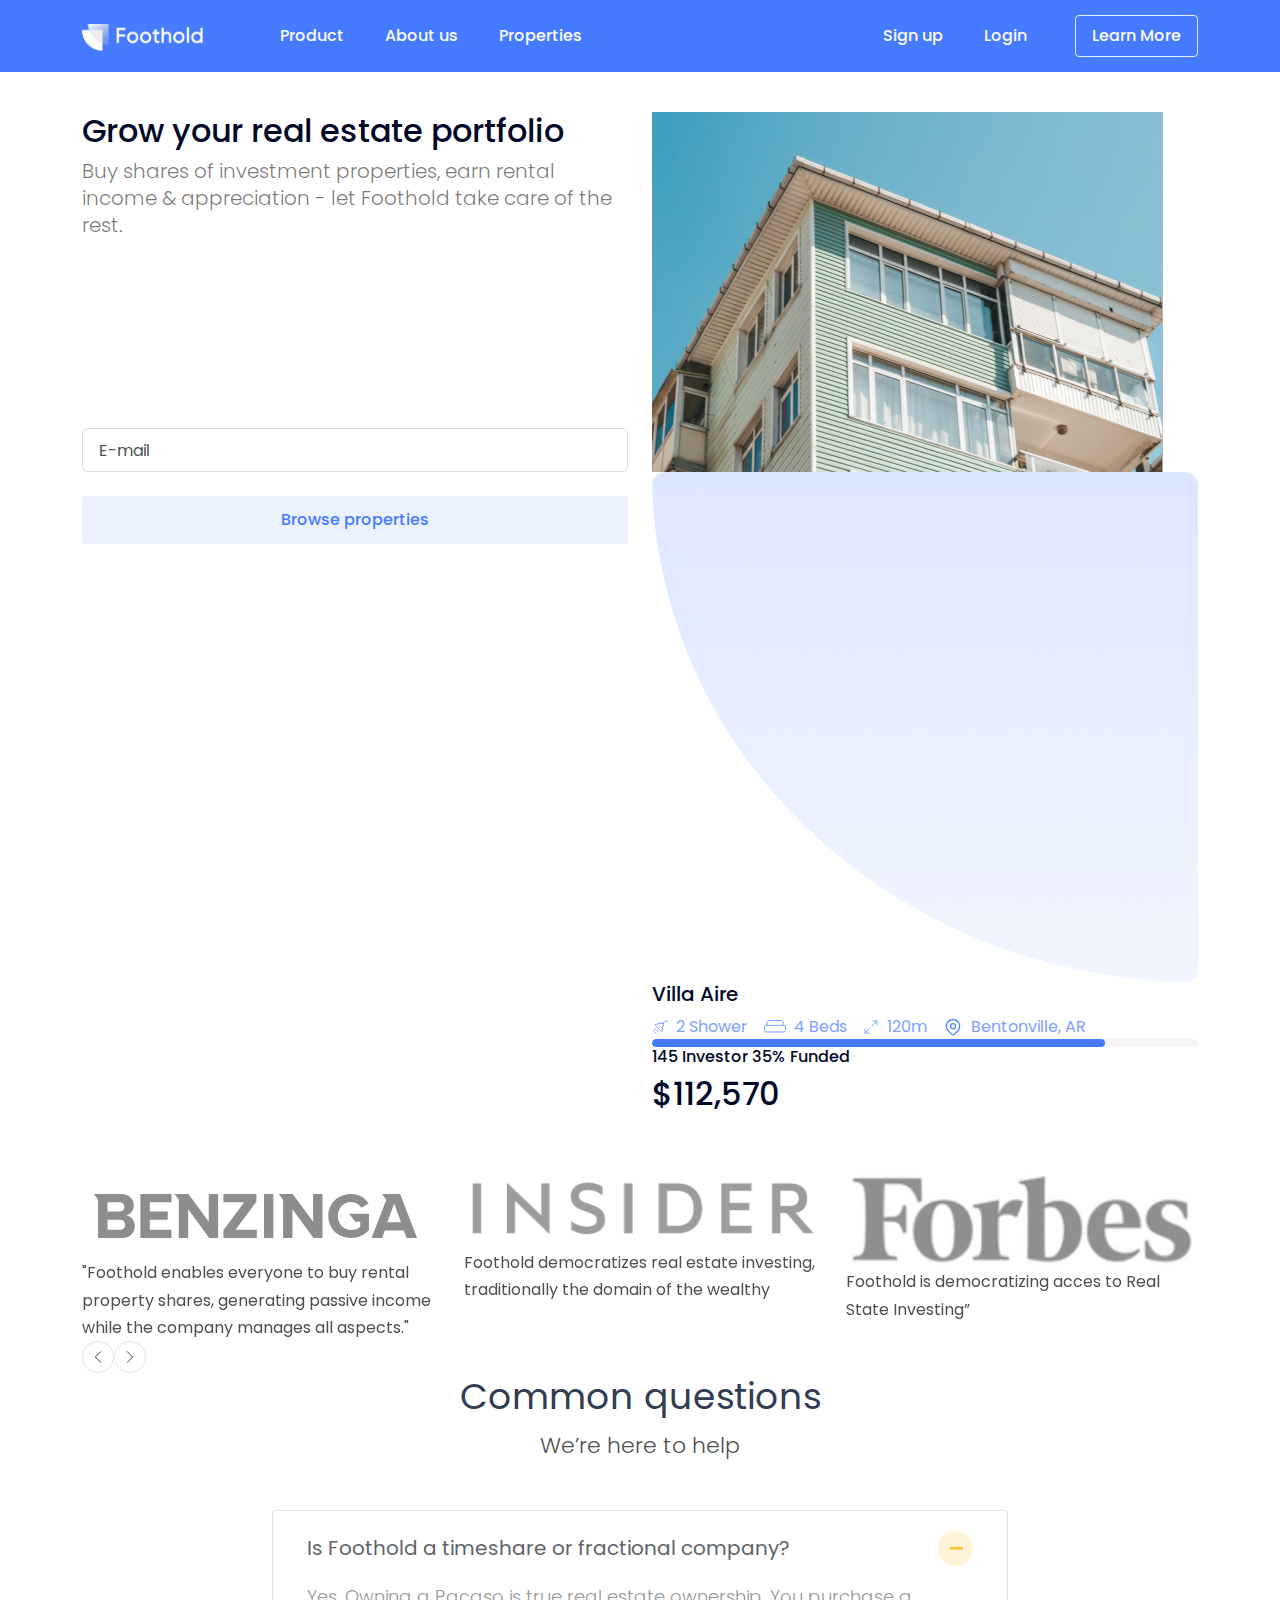
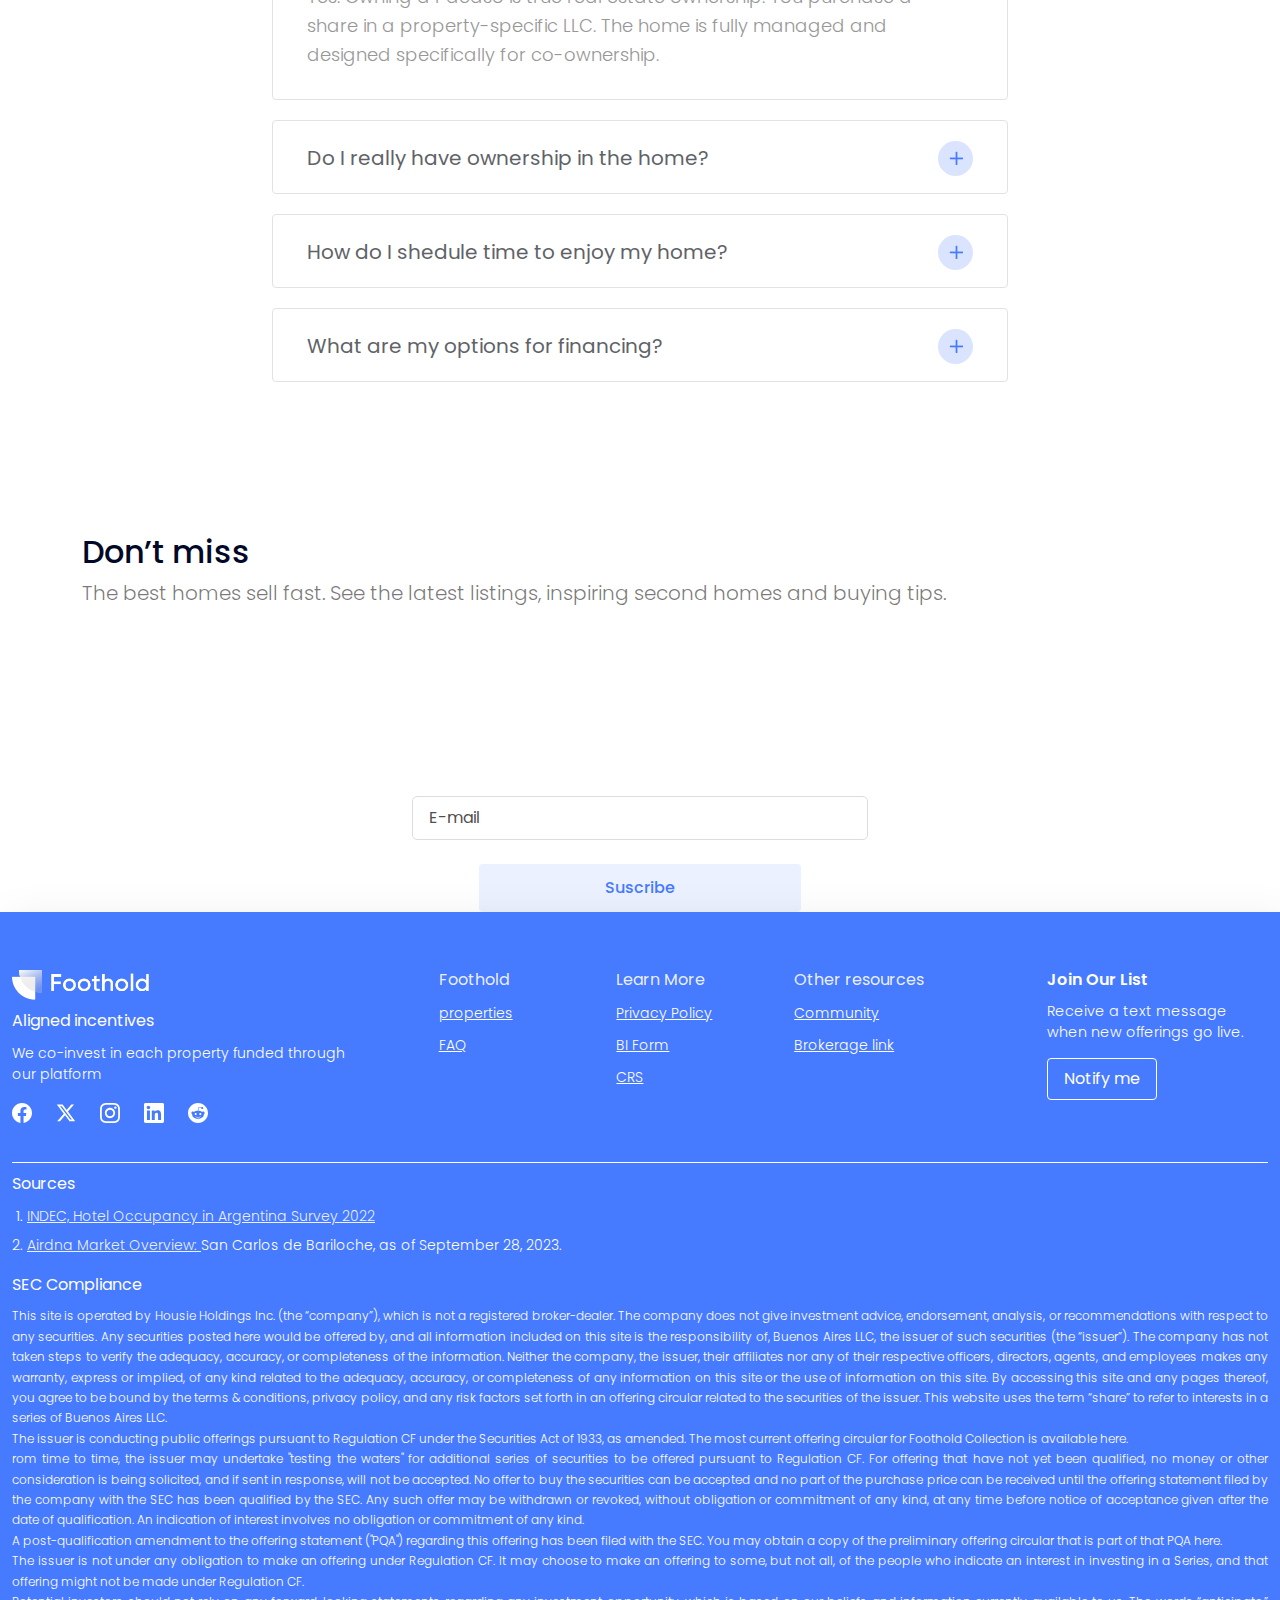
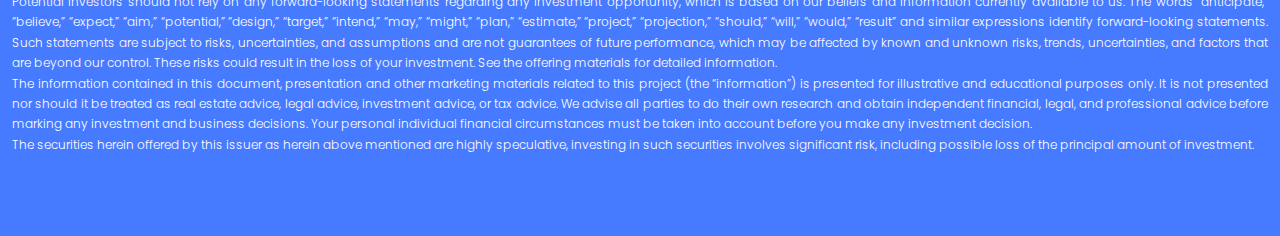
<file: investment_ammount.html>
<!doctype html>
<html lang="zxx">

<head>
	<!-- Required meta tags -->
	<meta charset="utf-8">
	<meta name="viewport" content="width=device-width, initial-scale=1, shrink-to-fit=no">

	<!-- Links Of CSS File -->
	<link rel="stylesheet" href="assets/css/bootstrap.min.css">
	<link rel="stylesheet" href="assets/css/owl.theme.default.min.css">
	<link rel="stylesheet" href="assets/css/owl.carousel.min.css">
	<link rel="stylesheet" href="assets/css/remixicon.css">
	<link rel="stylesheet" href="assets/css/animate.min.css">
	<link rel="stylesheet" href="assets/css/gilroy.css">
	<link rel="stylesheet" href="assets/css/style.css">
	<link rel="stylesheet" href="assets/css/responsive.css">

	<!-- Favicon -->
	<link rel="icon" type="image/png" href="assets/images/favicon.png">
	<!-- Title -->
	<title>Housie - HTML Template</title>

</head>

<body class="light_gray_bg">
	<!-- Start Preloader Area -->
	<div class="preloader" id="loader-style">
		<div class="preloader-wrap">
			<span></span>
			<span></span>
			<span></span>
			<span></span>
		</div>
	</div>
	<!-- End Preloader Area -->

	<!-- Start Navbar Area -->
	<header class="nav_section">
		<nav class="navbar navbar-expand-lg">
			<div class="container">
				<a class="navbar-brand" href="#">
					<img src="assets/images/foothold/logo-foothold.png" alt="image">
				</a>

				<button class="menu-btn" type="button" data-bs-toggle="offcanvas"
					data-bs-target="#offcanvasWithBothOptions" aria-controls="offcanvasWithBothOptions">
					<img src="assets/images/foothold/menu_white.png" alt="">
				</button>

				<div class="collapse navbar-collapse" id="navbarSupportedContent">
					<ul class="navbar-nav me-auto mb-2 mb-lg-0">
						<li class="nav-item">
							<a class="nav-link active" href="#">Product</a>
						</li>

						<li class="nav-item">
							<a class="nav-link" href="about.html">About us</a>
						</li>

						<li class="nav-item">
							<a class="nav-link" href="#">Properties</a>
						</li>
					</ul>

					<div class="other-option">
						<ul class="navbar-nav ">
							<li class="nav-item">
								<a class="nav-link" href="#">Sign up</a>
							</li>

							<li class="nav-item">
								<a class="nav-link" href="#">Login</a>
							</li>
						</ul>
						<a href="#" class="nav_cta">
							Learn More
						</a>
					</div>
				</div>
			</div>
		</nav>

	</header>
	<!-- End Navbar Area -->

	<div class="mobile-menus offcanvas offcanvas-start" data-bs-scroll="true" tabindex="-1"
		id="offcanvasWithBothOptions" aria-labelledby="offcanvasWithBothOptionsLabel">
		<div class="offcanvas-header">
			<img src="assets/images/logo.png" alt="Image">
			<button type="button" class="btn-close" data-bs-dismiss="offcanvas" aria-label="Close"></button>
		</div>
		<div class="offcanvas-body mobile-menu">
			<ul>
				<li>
					<a href="#" class="link">Product</a>
				</li>
				<li>
					<a href="about.html" class="link">About us</a>
				</li>
				<li>
					<a href="#" class="link">Properties</a>
				</li>
				<li>
					<a href="#" class="default-btn">
						<div class="">
							<span>Invest</span>
							<img src="assets/images/star.svg" alt="image">
						</div>
					</a>
				</li>
			</ul>
		</div>
	</div>

	<!-- class="overflow-hidden" -->
	<main>

		<!-- Start Gallery Area dekstop version -->
		<section class="foothold_gallery_section grow__area">
			<div class="gallery-area mmmmmmmm">
				<div class="container">
					<div class="row gx-2 g-4">
						<div class="col-lg-6">
							<div class="grow__content">
								<div class="hotel_content">
									<h2>Grow your real estate portfolio</h2>
									<p class="text_20_300">
										Buy shares of investment properties, earn rental income & appreciation - let
										Foothold take care of the rest.
									</p>
								</div>
								<div class="onboarding_form_area w-100 p-0">
									<form style="max-width: 100%;">
										<div class="form_input_area">
											<div class="form-group">
												<input type="email" class="form-control" id="Mail"
													aria-describedby="emailHelp" placeholder="E-mail">
											</div>
										</div>

										<div class="form_log_in">
											<a href="#" class="form_log_in_btn">
												Browse properties
											</a>
										</div>
									</form>
								</div>
							</div>
						</div>
						<div class="col-lg-6">
							<div class="grow__card__blk">
								<div class="grow__thumb">
									<img src="assets/images/Pexels_photo.png" alt="">
									<span class="grow_shape"><img src="assets/images/grow_hero_shape.png" alt=""></span>
								</div>

								<div class="villa__aire__area">
									<div class="villa__title">
										<h5>Villa Aire </h5>
									</div>
									<div class="mirrorC_left_wrapper">
										<ul class="text_16_400">
											<li>
												<img src="assets/images/Shower_1.svg" alt="">
												2 Shower
											</li>
											<li>
												<img src="assets/images/ico_1.svg" alt="Image">
												4 Beds
											</li>
											<li>
												<img src="assets/images/foothold/maximize-2.svg" alt="Image">
												120m
											</li>
											<li>
												<img src="assets/images/foothold/tabler-icon-map-pin.svg" alt="Image">
												Bentonville, AR
											</li>
										</ul>
									</div>
									<div class="market__bars_blk">
										<span class="market_bar bar_1"></span>
										<h6>145 Investor <span>35% Funded</span></h6>
										<h2>$112,570</h2>
									</div>
								</div>
							</div>
						</div>
					</div>
				</div>
			</div>
		</section>
		<!-- End Gallery Area dekstop version -->

		<!---------------------------- BRAND AREA STRAT ------------------------- -->
		<section class="brand__area">
			<div class="container">
				<div class="brand__inner__blk owl-carousel">
					<div class="single__brand__blk">
						<div class="brand__logo">
							<img src="assets/images/brand_1.svg" alt="">
						</div>
						<div class="brand__content">
							<p>"Foothold enables everyone to buy rental property shares, generating passive income while
								the company manages all aspects."</p>
						</div>
					</div>
					<div class="single__brand__blk">
						<div class="brand__logo">
							<img src="assets/images/brand_2.svg" alt="">
						</div>
						<div class="brand__content">
							<p>Foothold democratizes real estate investing, traditionally the domain of the wealthy</p>
						</div>
					</div>
					<div class="single__brand__blk">
						<div class="brand__logo">
							<img src="assets/images/brand_3.svg" alt="">
						</div>
						<div class="brand__content">
							<p>Foothold is democratizing acces to Real State Investing”</p>
						</div>
					</div>
					<div class="single__brand__blk">
						<div class="brand__logo">
							<img src="assets/images/brand_4.svg" alt="">
						</div>
						<div class="brand__content">
							<p>“Foothold tries to democratize a corner of real state investing that has been the domain
								of affluent individuals”</p>
						</div>
					</div>
				</div>
			</div>
		</section>
		<!---------------------------- BRAND AREA END ------------------------- -->

		<!-- faq area start  -->
		<div class="faq_area mb-50">
			<div class="container">
				<div class="faq_header none_phone">
					<h2 class="main_header">Common questions</h2>
					<span>We’re here to help</span>
				</div>

				<div class="row">
					<div class="col-lg-8 col-12 offset-lg-2 offset-0">
						<div class="faq-content">
							<div class="accordion" id="accordionExample2">
								<div class="accordion-item">
									<h2 class="accordion-header" id="headingOne2">
										<button class="accordion-button" type="button" data-bs-toggle="collapse"
											data-bs-target="#collapseOne" aria-expanded="true"
											aria-controls="collapseOne">
											Is Foothold a timeshare or fractional company?
										</button>
									</h2>

									<div id="collapseOne" class="accordion-collapse collapse show"
										aria-labelledby="headingOne2" data-bs-parent="#accordionExample2">
										<div class="accordion-body">
											<p>Yes. Owning a Pacaso is true real estate ownership. You purchase a share
												in a property-specific LLC. The home is fully managed and designed
												specifically for co-ownership.</p>
										</div>
									</div>
								</div>

								<div class="accordion-item">
									<h2 class="accordion-header" id="headingTwo2">
										<button class="accordion-button collapsed" type="button"
											data-bs-toggle="collapse" data-bs-target="#collapseTwo"
											aria-expanded="false" aria-controls="collapseTwo">
											Do I really have ownership in the home?
										</button>
									</h2>
									<div id="collapseTwo" class="accordion-collapse collapse"
										aria-labelledby="headingTwo2" data-bs-parent="#accordionExample2">
										<div class="accordion-body">
											<p>Yes. Owning a Pacaso is true real estate ownership. You purchase a share
												in a property-specific LLC. The home is fully managed and designed
												specifically for co-ownership.</p>
										</div>
									</div>
								</div>

								<div class="accordion-item">
									<h2 class="accordion-header" id="headingThree2">
										<button class="accordion-button collapsed" type="button"
											data-bs-toggle="collapse" data-bs-target="#collapseThree"
											aria-expanded="false" aria-controls="collapseThree">
											How do I shedule time to enjoy my home?
										</button>
									</h2>
									<div id="collapseThree" class="accordion-collapse collapse"
										aria-labelledby="headingThree2" data-bs-parent="#accordionExample2">
										<div class="accordion-body">
											<p>Yes. Owning a Pacaso is true real estate ownership. You purchase a share
												in a property-specific LLC. The home is fully managed and designed
												specifically for co-ownership.</p>
										</div>
									</div>
								</div>

								<div class="accordion-item">
									<h2 class="accordion-header" id="headingFour2">
										<button class="accordion-button collapsed" type="button"
											data-bs-toggle="collapse" data-bs-target="#collapseFour"
											aria-expanded="false" aria-controls="collapseFour">
											What are my options for financing?
										</button>
									</h2>
									<div id="collapseFour" class="accordion-collapse collapse"
										aria-labelledby="headingFour2" data-bs-parent="#accordionExample2">
										<div class="accordion-body">
											<p>Yes. Owning a Pacaso is true real estate ownership. You purchase a share
												in a property-specific LLC. The home is fully managed and designed
												specifically for co-ownership.</p>
										</div>
									</div>
								</div>
							</div>
						</div>
					</div>
				</div>
			</div>
		</div>
		<!-- faq area end  -->


		<!-- dont miss area start  -->
		<section class="dont__miss__area">
			<div class="container">
				<div class="dont__miss__content">
					<div class="grow__content">
						<div class="hotel_content">
							<h2>Don’t miss</h2>
							<p class="text_20_300">The best homes sell fast. See the latest listings, inspiring
								second homes and buying tips.</p>
						</div>
						<div class="onboarding_form_area w-100 p-0">
							<form style="max-width: 456px;">
								<div class="form_input_area">
									<div class="form-group">
										<input type="email" class="form-control" id="Mail" aria-describedby="emailHelp"
											placeholder="E-mail">
									</div>
								</div>

								<div class="form_log_in" style="max-width: 322px; margin: auto;">
									<a href="#" class="form_log_in_btn">
										Suscribe
									</a>
								</div>
							</form>
						</div>
					</div>
				</div>
			</div>
		</section>
		<!-- dont miss area end  -->

	</main>


	<!-- Start Footer  Area -->
	<div class="footer-area" id="footer_area">
		<div class="container-fluid">
			<div class="footer-bg">
				<div class="row">
					<div class="col-lg-4 col-md-6">
						<div class="single-footer footer_left">
							<a href="#" class="logo">
								<img src="assets/images/foothold/logo-foothold.png" alt="Image">
							</a>
							<h4>Aligned incentives</h4>
							<p>We co-invest in each property funded through our platform</p>
							<ul>
								<li>
									<a href="#">
										<img src="assets/images/foothold/facebook.svg" alt="">
									</a>
								</li>
								<li>
									<a href="#">
										<img src="assets/images/foothold/twitter.svg" alt="">
									</a>
								</li>
								<li>
									<a href="#">
										<img src="assets/images/foothold/instagram.svg" alt="">
									</a>
								</li>
								<li>
									<a href="#">
										<img src="assets/images/foothold/linked-in.svg" alt="">
									</a>
								</li>
								<li>
									<a href="#">
										<img src="assets/images/foothold/reddit.svg" alt="">
									</a>
								</li>
							</ul>
						</div>
					</div>

					<div class="col-lg-5 col-md-6 ">
						<div class="single-footer footer_center">
							<div class="row">
								<div class="col-lg-4 col-sm-4">
									<div class="single-footer-content">
										<h3>Foothold</h3>

										<ul>
											<li>
												<a href="https://foothold.co/properties">properties</a>
											</li>
											<li>
												<a href="https://faq.foothold.co/en/">FAQ</a>
											</li>
										</ul>
									</div>
								</div>

								<div class="col-lg-4 col-sm-4">
									<div class="single-footer-content">
										<h3>Learn More</h3>

										<ul>
											<li>
												<a href="https://dalmoregroup.com/bcpprivacypolicy/">Privacy Policy</a>
											</li>
											<li>
												<a href="https://dalmoregroup.com/regulationbest-nterestdisclosure/">BI
													Form</a>
											</li>
											<li>
												<a href="https://dalmoregroup.com/clientrelationshipsummary/">
													CRS
												</a>
											</li>
										</ul>
									</div>
								</div>

								<div class="col-lg-4 col-sm-4">
									<div class="single-footer-content">
										<h3>Other resources</h3>

										<ul>
											<li>
												<a
													href="https://web.facebook.com/groups/434734178411414?_rdc=1&_rdr">Community</a>
											</li>
											<li>
												<a href="https://brokercheck.finra.org/firm/summary/136352">Brokerage
													link</a>
											</li>

										</ul>
									</div>
								</div>
							</div>
						</div>
					</div>

					<div class="col-lg-3 col-md-6">
						<div class="single-footer footer_right">
							<h3>Join Our List</h3>
							<p>Receive a text message when new offerings go live.</p>
							<a href="#" type="submit">
								Notify me
							</a>
						</div>
					</div>
				</div>
				<div class="copy-right">
					<!-- <p>© 2023 Foothold  - All rights reserved</p> -->

					<div class="copy-right_content">
						<h4>Sources</h4>
						<ol>
							<li>
								<a
									href="https://www.figma.com/exit?url=https%3A%2F%2Fwww.indec.gob.ar%2Fftp%2Fcuadros%2Feconomia%2FEOH_cuadros_dic22.zip">
									INDEC, Hotel Occupancy in Argentina Survey 2022
								</a>
							</li>
							<li>
								<a href="https://www.airdna.co/">
									Airdna Market Overview:
								</a>
								San Carlos de Bariloche, as of September 28, 2023.
							</li>
						</ol>
					</div>
					<div class="copy-right_content">
						<h4>SEC Compliance</h4>
						<p>
							This site is operated by Housie Holdings Inc. (the “company”), which is not a registered
							broker-dealer. The company does not give investment advice, endorsement, analysis, or
							recommendations with respect to any securities. Any securities posted here would be offered
							by, and all information included on this site is the responsibility of, Buenos Aires LLC,
							the issuer of such securities (the “issuer”). The company has not taken steps to verify the
							adequacy, accuracy, or completeness of the information. Neither the company, the issuer,
							their affiliates nor any of their respective officers, directors, agents, and employees
							makes any warranty, express or implied, of any kind related to the adequacy, accuracy, or
							completeness of any information on this site or the use of information on this site. By
							accessing this site and any pages thereof, you agree to be bound by the terms & conditions,
							privacy policy, and any risk factors set forth in an offering circular related to the
							securities of the issuer. This website uses the term “share” to refer to interests in a
							series of Buenos Aires LLC.
						</p>

						<p>
							The issuer is conducting public offerings pursuant to Regulation CF under the Securities Act
							of 1933, as amended. The most current offering circular for Foothold Collection is available
							here.
						</p>
						<p>
							rom time to time, the issuer may undertake "testing the waters" for additional series of
							securities to be offered pursuant to Regulation CF. For offering that have not yet been
							qualified, no money or other consideration is being solicited, and if sent in response, will
							not be accepted. No offer to buy the securities can be accepted and no part of the purchase
							price can be received until the offering statement filed by the company with the SEC has
							been qualified by the SEC. Any such offer may be withdrawn or revoked, without obligation or
							commitment of any kind, at any time before notice of acceptance given after the date of
							qualification. An indication of interest involves no obligation or commitment of any kind.
						</p>
						<p>
							A post-qualification amendment to the offering statement ("PQA") regarding this offering has
							been filed with the SEC. You may obtain a copy of the preliminary offering circular that is
							part of that PQA here.
						</p>
						<p>
							The issuer is not under any obligation to make an offering under Regulation CF. It may
							choose to make an offering to some, but not all, of the people who indicate an interest in
							investing in a Series, and that offering might not be made under Regulation CF.
						</p>
						<p>
							Potential investors should not rely on any forward-looking statements regarding any
							investment opportunity, which is based on our beliefs and information currently available to
							us. The words “anticipate,” “believe,” “expect,” “aim,” “potential,” “design,” “target,”
							“intend,” “may,” “might,” “plan,” “estimate,” “project,” “projection,” “should,” “will,”
							“would,” “result” and similar expressions identify forward-looking statements. Such
							statements are subject to risks, uncertainties, and assumptions and are not guarantees of
							future performance, which may be affected by known and unknown risks, trends, uncertainties,
							and factors that are beyond our control. These risks could result in the loss of your
							investment. See the offering materials for detailed information.
						</p>
						<p>
							The information contained in this document, presentation and other marketing materials
							related to this project (the “information”) is presented for illustrative and educational
							purposes only. It is not presented nor should it be treated as real estate advice, legal
							advice, investment advice, or tax advice. We advise all parties to do their own research and
							obtain independent financial, legal, and professional advice before marking any investment
							and business decisions. Your personal individual financial circumstances must be taken into
							account before you make any investment decision.
						</p>
						<p>
							The securities herein offered by this issuer as herein above mentioned are highly
							speculative, investing in such securities involves significant risk, including possible loss
							of the principal amount of investment.
						</p>
					</div>
				</div>
			</div>
		</div>
	</div>
	<!-- End Footer  Area -->


	<!-- Start Go Top Area -->
	<div class="go-top">
		<i class="ri-arrow-up-s-fill"></i>
		<i class="ri-arrow-up-s-fill"></i>
	</div>
	<!-- End Go Top Area -->

	<!-- Links of JS File -->

	<script>
		let progressBars = document.querySelectorAll(".circular-progress-1");

		// Loop through each progress bar
		progressBars.forEach((progressBar) => {
			let valueContainer = progressBar.querySelector(".value-container");
			let progressValue = 0;
			let progressEndValue = progressBar.hasAttribute("data-end-value") ?
				parseInt(progressBar.getAttribute("data-end-value")) :
				100; // Default to 100 if data-end-value is not provided
			let speed = 50;

			let progress = setInterval(() => {
				progressValue++;
				valueContainer.textContent = `${progressValue}%`;
				progressBar.style.background = `conic-gradient(
				#467aff ${progressValue * 3.6}deg,
				#cadcff ${progressValue * 3.6}deg
				)`;
				if (progressValue == progressEndValue) {
					clearInterval(progress);
				}
			}, speed);
		});
	</script>

	<script>
		let progressBars2 = document.querySelectorAll(".circular-progress-2");

		// Loop through each progress bar
		progressBars2.forEach((progressBar) => {
			let valueContainer = progressBar.querySelector(".value-container");
			let progressValue = 0;
			let progressEndValue = progressBar.hasAttribute("data-end-value") ?
				parseInt(progressBar.getAttribute("data-end-value")) :
				100; // Default to 100 if data-end-value is not provided
			let speed = 50;

			let progress = setInterval(() => {
				progressValue++;
				valueContainer.textContent = `${progressValue}`;
				progressBar.style.background = `conic-gradient(
				#467aff ${progressValue * 3.6}deg,
				#cadcff ${progressValue * 3.6}deg
				)`;
				if (progressValue == progressEndValue) {
					clearInterval(progress);
				}
			}, speed);
		});
	</script>


	<script src="assets/js/jquery.min.js"></script>
	<script src="assets/js/bootstrap.bundle.min.js"></script>
	<script src="assets/js/owl.carousel.min.js"></script>
	<script src="assets/js/wow.js"></script>
	<script src="assets/js/custom.js"></script>


	<script>
		// $('.info_click').click(function(){
		// 	$('.info_text').toggleClass('active');
		// });

		// aminiteis 
		$('.amenities_link').click(function () {
			$('.aminiteis_ul').toggleClass('actives');
		});
	</script>

	<script>
		$(document).click(function (event) {
			if (!$(event.target).closest('.info_click, .info_text').length) {
				// Clicked outside of both .info_click and .info_text
				$('.info_text.active').removeClass('active');
			}
		});

		$('.info_click').click(function (event) {
			event.stopPropagation(); // Prevent the click event from propagating to the document
			$('.info_text').toggleClass('active');
		});
	</script>




	<script>
		$('.brand__inner__blk').owlCarousel({
			dots: false,
			loop: true,
			nav: true,
			autoplay: false,
			smartSpeed: 1000,
			navText: ['<img src="assets/images/left_angle.svg" alt="">',
				'<img src="assets/images/right_angle.svg" alt="">'
			],
			autoplayTimeout: 3500,
			items: 4,
			margin: 30,
			slideToScroll: 1,
			center: false,
			autoplayHoverPause: true,
			responsive: {
				0: {
					stagePadding: 0,
				},
				320: {
					items: 1,
					stagePadding: 0,
				},
				575: {
					items: 2,
					stagePadding: 0,
				},
				768: {
					items: 2,
					stagePadding: 0,
				},
				992: {
					items: 3,
					stagePadding: 0,
				},
				1200: {
					items: 3,
					stagePadding: 0,
				},
				1500: {
					items: 4,
					stagePadding: 0,
				},
				1600: {
					stagePadding: 0,
				},
				1700: {
					stagePadding: 0,
				}
			}
		});
	</script>

</body>

</html>
</file>
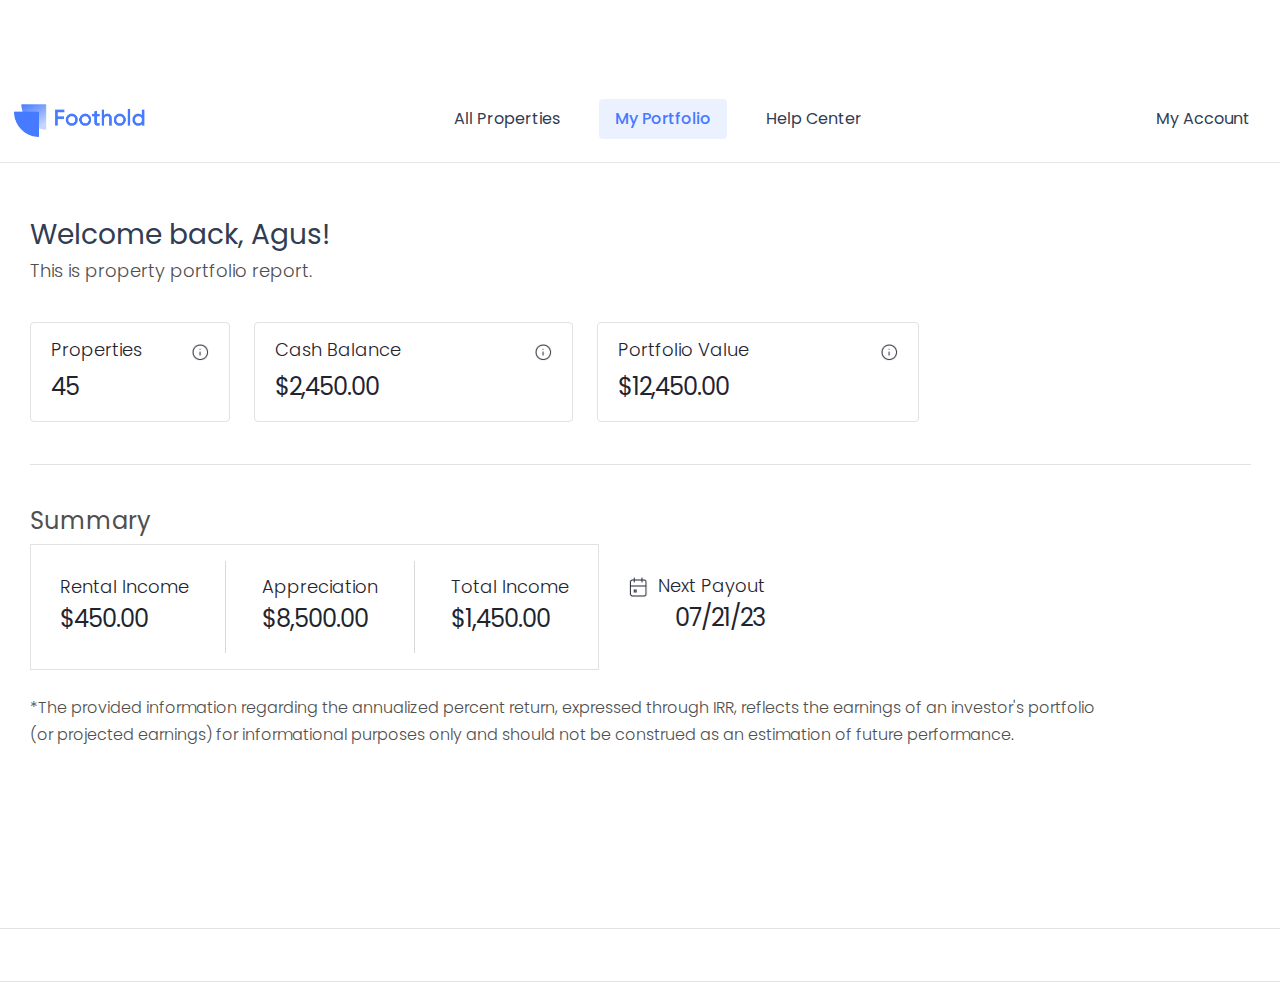
<file: myPortfolio.html>
<!doctype html>
<html lang="zxx">
    <head>
		<!-- Required meta tags -->
		<meta charset="utf-8">
		<meta name="viewport" content="width=device-width, initial-scale=1, shrink-to-fit=no">

		<!-- Links Of CSS File -->
		<link rel="stylesheet" href="assets/css/bootstrap.min.css">
		<link rel="stylesheet" href="assets/css/owl.theme.default.min.css">
		<link rel="stylesheet" href="assets/css/owl.carousel.min.css">
		<link rel="stylesheet" href="assets/css/remixicon.css">
		<link rel="stylesheet" href="assets/css/animate.min.css">
		<link rel="stylesheet" href="assets/css/gilroy.css">
		<link rel="stylesheet" href="assets/css/style.css">
		<link rel="stylesheet" href="assets/css/responsive.css">
		
		<!-- Favicon -->
		<link rel="icon" type="image/png" href="assets/images/favicon.png">
		<!-- Title -->
		<title>Housie - HTML Template</title>

        <style>
            .container{
                max-width: 1230px;
                width: 100%;
                margin-inline: auto;
            }
        </style>
    </head>

    <body>
		<!-- Start Preloader Area -->
		<div class="preloader" id="loader-style">
			<div class="preloader-wrap">
				<span></span>
				<span></span>
				<span></span>
				<span></span>
			</div>
		</div>
		<!-- End Preloader Area -->
		
        <!-- Start Navbar Area -->
		<header class="header_section">
            <div class="container">
                <div class="nav_wrapper">
                    <div class="nav_thumb">
                        <img src="assets/images/onBoarding/footHold-logo.png" alt="">
                    </div>
                    <ul class="">
                        <li><a href="#" class=" nav_item">All Properties</a></li>
                        <li><a href="#" class="nav_item active_link">My Portfolio</a></li>
                        <li><a href="#" class="nav_item">Help Center</a></li>
                    </ul>

                    <div class="nav_account">
                        <a href="#" class="nav_item">
                            My Account
                        </a>
                    </div>
                </div>
            </div>
        </header>
		<!-- End Navbar Area -->
        
        <main class="custom_gap_180">
            <section class="portfolio_welcome_section">
                <div class="container">
                    <div class="portfolio_header_wrapper">
                        <div class="portfolio_welcome_header">
                            <h1>Welcome back, Agus!</h1>
                            <p>This is property portfolio report.</p>
                        </div>

                        <div class="portfolio_welcome_details">
                            <div class="portfolio__properties">
                                <div class="portfolio_top_blk">
                                    <h2 class="custom_h2">Properties</h2>
                                    <i>
                                        <img src="assets/images/propertiex/i.png" alt="">
                                    </i>
                                </div>
                                <span class="custom_value"> 45 </span>
                            </div>
                            <div class="portfolio__properties portfolio__cash">
                                <div class="portfolio_top_blk">
                                    <h2 class="custom_h2">Cash Balance</h2>
                                    <i>
                                        <img src="assets/images/propertiex/i.png" alt="">
                                    </i>
                                </div>
                                <span class="custom_value"> $2,450.00 </span>
                            </div>
                            <div class="portfolio__properties portfolio__value">
                                <div class="portfolio_top_blk">
                                    <h2 class="custom_h2">Portfolio Value</h2>
                                    <i>
                                        <img src="assets/images/propertiex/i.png" alt="">
                                    </i>
                                </div>
                                <span class="custom_value"> $12,450.00 </span>
                            </div>
                        </div>
                    </div>
                </div>
            </section>

            <section class="portfolio_summary_section">
                <div class="container">
                    <div class="portfolio_summary_wrapper">
                        <div class="summary_header">
                            <h2>Summary</h2>
                        </div>
                        <div class="summary_contents">
                            <div class="portfolio_summary_details">
                                <div class="portfolio_summary_blk">
                                    <h2 class="custom_h2">Rental Income</h2>
                                    <span class="custom_value"> 
                                        $450.00 
                                    </span>
                                </div>
    
                                <span class="summary_divider"></span>
    
                                <div class="portfolio_summary_blk">
                                    <h2 class="custom_h2">Appreciation</h2>
                                    <span class="custom_value"> 
                                        $8,500.00
                                    </span>
                                </div>
    
                                <span class="summary_divider"></span>
    
                                <div class="portfolio_summary_blk">
                                    <h2 class="custom_h2">Total Income</h2>
                                    <span class="custom_value"> 
                                        $1,450.00
                                    </span>
                                </div>
                            </div>

                            <div class="summary_calander_blk">
                                <div class="summary_calander">
                                    <div class="summary_calander_icon">
                                        <img src="assets/images/propertiex/tabler-icon-calendar-event.png" alt="calendar image">
                                    </div>
                                    <h2 class="custom_h2">Next Payout</h2>
                                </div>
                                <p class="custom_value">07/21/23</p>
                            </div>
                        </div>

                        <p class="summary_text">
                            *The provided information regarding the annualized percent return, expressed through IRR, reflects the earnings of an investor's portfolio (or projected earnings) for informational purposes only and should not be construed as an estimation of future performance.
                        </p>
                    </div>
                </div>
            </section>
        </main>

		<section class="footer_section">
            <!-- footer main part  -->
            <div class="container">
                
            </div>
        </section>


        <!-- Links of JS File -->
        <script src="assets/js/jquery.min.js"></script>
        <script src="assets/js/bootstrap.bundle.min.js"></script>
		<script src="assets/js/owl.carousel.min.js"></script>
		<script src="assets/js/wow.js"></script>
		<script src="assets/js/custom.js"></script>
    </body>
</html>
</file>
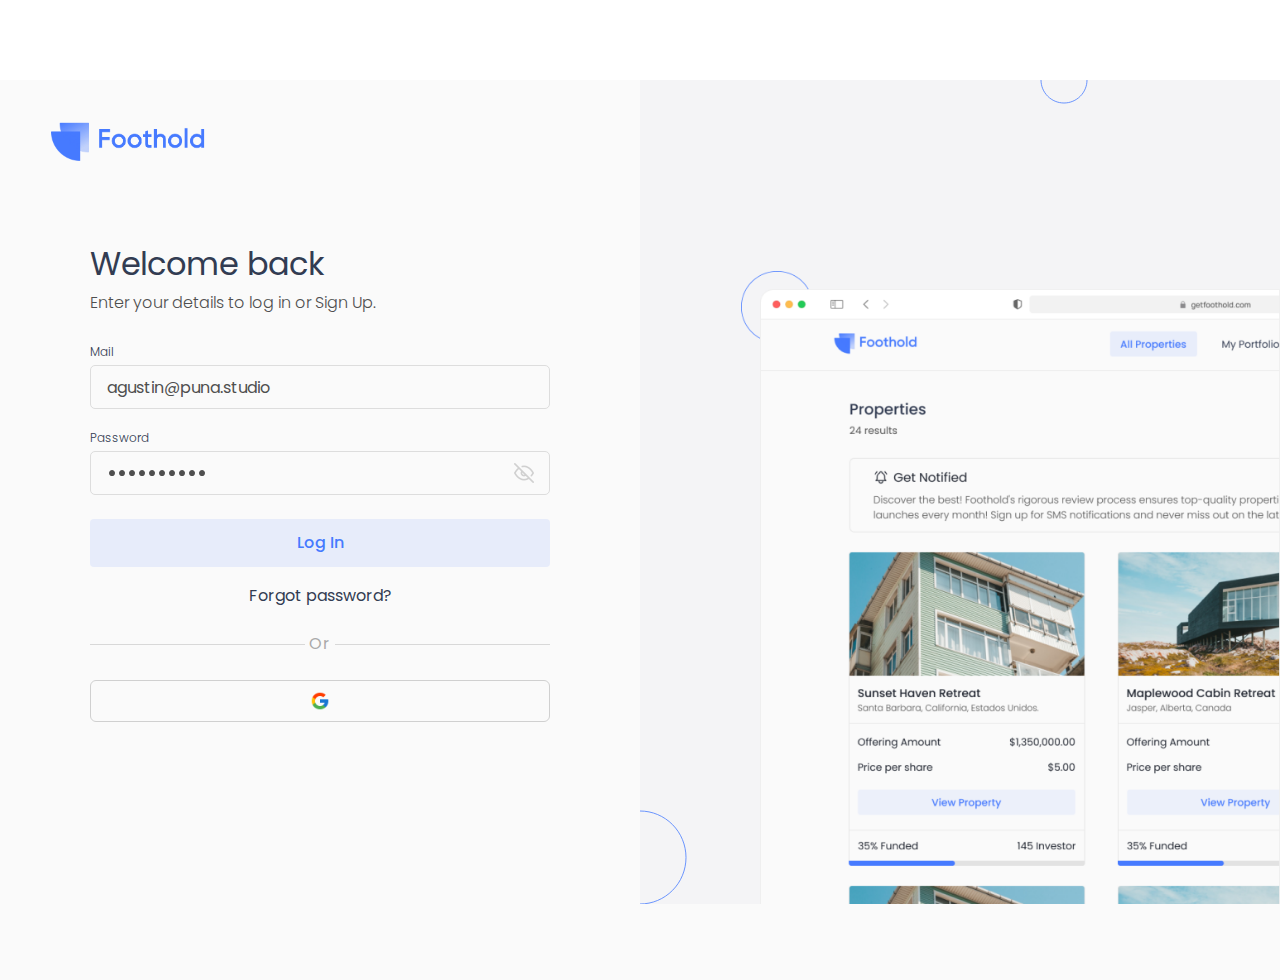
<file: onBoarding.html>
<!doctype html>
<html lang="zxx">
    <head>
		<!-- Required meta tags -->
		<meta charset="utf-8">
		<meta name="viewport" content="width=device-width, initial-scale=1, shrink-to-fit=no">

		<!-- Links Of CSS File -->
		<link rel="stylesheet" href="assets/css/bootstrap.min.css">
		<link rel="stylesheet" href="assets/css/owl.theme.default.min.css">
		<link rel="stylesheet" href="assets/css/owl.carousel.min.css">
		<link rel="stylesheet" href="assets/css/remixicon.css">
		<link rel="stylesheet" href="assets/css/animate.min.css">
		<link rel="stylesheet" href="assets/css/gilroy.css">
		<link rel="stylesheet" href="assets/css/style.css">
		<link rel="stylesheet" href="assets/css/responsive.css">
		
		<!-- Favicon -->
		<link rel="icon" type="image/png" href="assets/images/favicon.png">
		<!-- Title -->
		<title>Housie - onBoarding</title>
    </head>

    <body>
		<!-- Start Preloader Area -->
		<div class="preloader" id="loader-style">
			<div class="preloader-wrap">
				<span></span>
				<span></span>
				<span></span>
				<span></span>
			</div>
		</div>
		<!-- End Preloader Area -->
		

        <section class="onboarding_section">
            <div class="onboarding_form_area">
                <img src="assets/images/onBoarding/footHold-logo.png" alt="" class="form_logo">
                <form>
                    <div class="form_header">
                        <h2>Welcome back</h2>
                        <span>Enter your details to log in or Sign Up.</span>
                    </div>

                    <div class="form_input_area">
                        <div class="form-group">
                            <label for="Mail">Mail</label>
                            <input type="email" class="form-control" id="Mail" aria-describedby="emailHelp" placeholder="agustin@puna.studio">
                        </div>
                        <div class="form-group form_pass">
                            <label for="exampleInputPassword1">Password</label>
                            <input type="password" class="form-control" id="exampleInputPassword1" placeholder="..........">
                            <span class="form_eye">
                                <img src="assets/images/onBoarding/eye-off.png" alt="">
                            </span>
                        </div>
                    </div>

                    <div class="form_log_in">
                        <a href="#" class="form_log_in_btn">
                            Log In
                        </a>
                        <a href="#" class="form_forget_pass">
                            Forgot password?
                        </a>
                    </div>

                    <div class="form_divider">
                        <span></span>
                        Or
                        <span></span>
                    </div>
                    <a href="#" class="google_login_btn">
                        <img src="assets/images/onBoarding/google.png" alt="">
                    </a>
                </form>
            </div>
            <div class="onboarding_thumb_area">
                <img src="assets/images/onBoarding/Ellipse-1.svg" alt="" class="onboading_side_thumb_1">
                <img src="assets/images/onBoarding/Ellipse-2.svg" alt="" class="onboading_side_thumb_2">
                <div class="onboarding_thumb">
                    <img src="assets/images/onBoarding/form_thumb.png" alt="">
                </div>
            </div>
        </section>




        <!-- Links of JS File -->
        <script src="assets/js/jquery.min.js"></script>
        <script src="assets/js/bootstrap.bundle.min.js"></script>
		<script src="assets/js/owl.carousel.min.js"></script>
		<script src="assets/js/wow.js"></script>
		<script src="assets/js/custom.js"></script>
    </body>
</html>
</file>
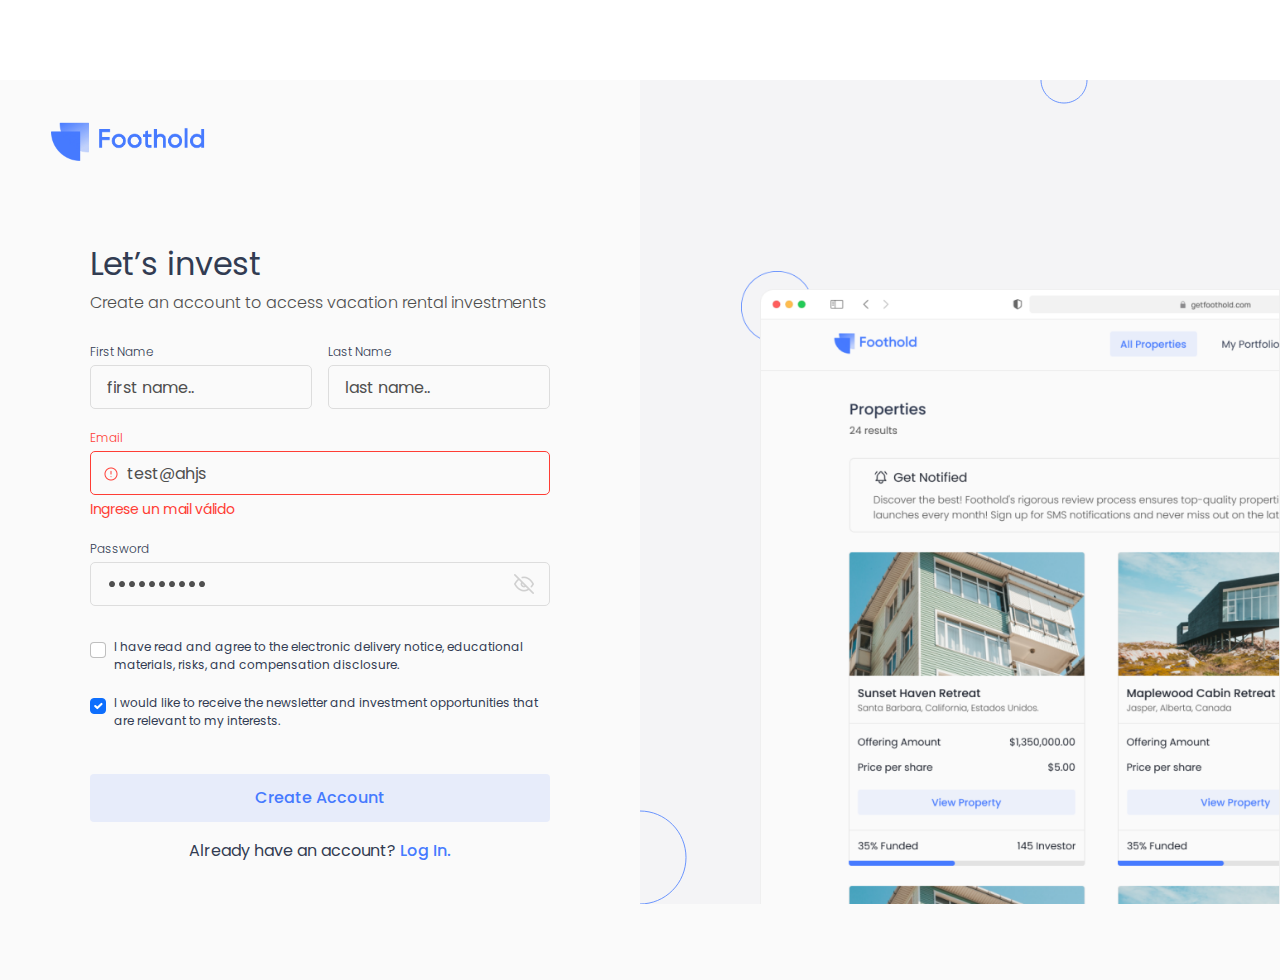
<file: onBoarding2.html>
<!doctype html>
<html lang="zxx">
    <head>
		<!-- Required meta tags -->
		<meta charset="utf-8">
		<meta name="viewport" content="width=device-width, initial-scale=1, shrink-to-fit=no">

		<!-- Links Of CSS File -->
		<link rel="stylesheet" href="assets/css/bootstrap.min.css">
		<link rel="stylesheet" href="assets/css/owl.theme.default.min.css">
		<link rel="stylesheet" href="assets/css/owl.carousel.min.css">
		<link rel="stylesheet" href="assets/css/remixicon.css">
		<link rel="stylesheet" href="assets/css/animate.min.css">
		<link rel="stylesheet" href="assets/css/gilroy.css">
		<link rel="stylesheet" href="assets/css/style.css">
		<link rel="stylesheet" href="assets/css/responsive.css">
		
		<!-- Favicon -->
		<link rel="icon" type="image/png" href="assets/images/favicon.png">
		<!-- Title -->
		<title>Housie - HTML Template</title>
    </head>

    <body>
		<!-- Start Preloader Area -->
		<div class="preloader" id="loader-style">
			<div class="preloader-wrap">
				<span></span>
				<span></span>
				<span></span>
				<span></span>
			</div>
		</div>
		<!-- End Preloader Area -->
		

        <section class="onboarding_section">
            <div class="onboarding_form_area">
                <img src="assets/images/onBoarding/footHold-logo.png" alt="" class="form_logo">
                <form >
                    <div class="form_header">
                        <h2>Let’s invest</h2>
                        <span>Create an account to access vacation rental investments</span>
                    </div>

                    <div class="form_input_area">
                        <div class="form_User__name">
                            <div class="form-group">
                                <label for="fname">First Name</label>
                                <input type="email" class="form-control" id="fname" aria-describedby="firstName" placeholder="first name..">
                            </div>
                            <div class="form-group">
                                <label for="lname">Last Name</label>
                                <input type="email" class="form-control" id="lname" aria-describedby="lastName" placeholder="last name..">
                            </div>
                        </div>

                        <div class="form-group ifError">
                            <label for="Mail">Email</label>
                            <input type="email" class="form-control" id="Mail" aria-describedby="emailHelp" placeholder="test@ahjs" required>
                            <i class="form_error_img">
                                <img src="assets/images/onBoarding/tabler-icon-alert-circle.png" alt="">
                            </i>
                            <div class="invalid_feedback">
                                Ingrese un mail válido
                            </div>
                        </div>

                        <div class="form-group form_pass">
                            <label for="exampleInputPassword1">Password</label>
                            <input type="password" class="form-control" id="exampleInputPassword1" placeholder="..........">
                            <span class="form_eye">
                                <img src="assets/images/onBoarding/eye-off.png" alt="">
                            </span>
                        </div>
                    </div>

                    <div class="form_checkbox_area">
                        <div class="form-check">
                            <input class="form-check-input" type="checkbox" value="" id="flexCheckDefault">
                            <label class="form-check-label" for="flexCheckDefault">
                                I have read and agree to the electronic delivery notice, educational materials, risks, and compensation disclosure.
                            </label>
                        </div>
                        <div class="form-check">
                            <input class="form-check-input" type="checkbox" value="" id="flexCheckChecked" checked>
                            <label class="form-check-label" for="flexCheckChecked">
                                I would like to receive the newsletter and investment opportunities that are relevant to my interests.
                            </label>
                        </div>
                    </div>

                    <div class="form_log_in">
                        <a href="#" class="form_log_in_btn" type="submit">
                            Create Account
                        </a>
                        <p class="form_forget_pass">
                            Already have an account?
                            <a href="#" style="font-weight: 500;color: #467aff;">
                                Log In.
                            </a> 
                        </p>
                        
                    </div>
                </form>
            </div>
            <div class="onboarding_thumb_area">
                <img src="assets/images/onBoarding/Ellipse-1.svg" alt="" class="onboading_side_thumb_1">
                <img src="assets/images/onBoarding/Ellipse-2.svg" alt="" class="onboading_side_thumb_2">
                <div class="onboarding_thumb">
                    <img src="assets/images/onBoarding/form_thumb.png" alt="">
                </div>
            </div>
        </section>



        <!-- Links of JS File -->
        <script src="assets/js/jquery.min.js"></script>
        <script src="assets/js/bootstrap.bundle.min.js"></script>
		<script src="assets/js/owl.carousel.min.js"></script>
		<script src="assets/js/wow.js"></script>
		<script src="assets/js/custom.js"></script>
    </body>
</html>
</file>
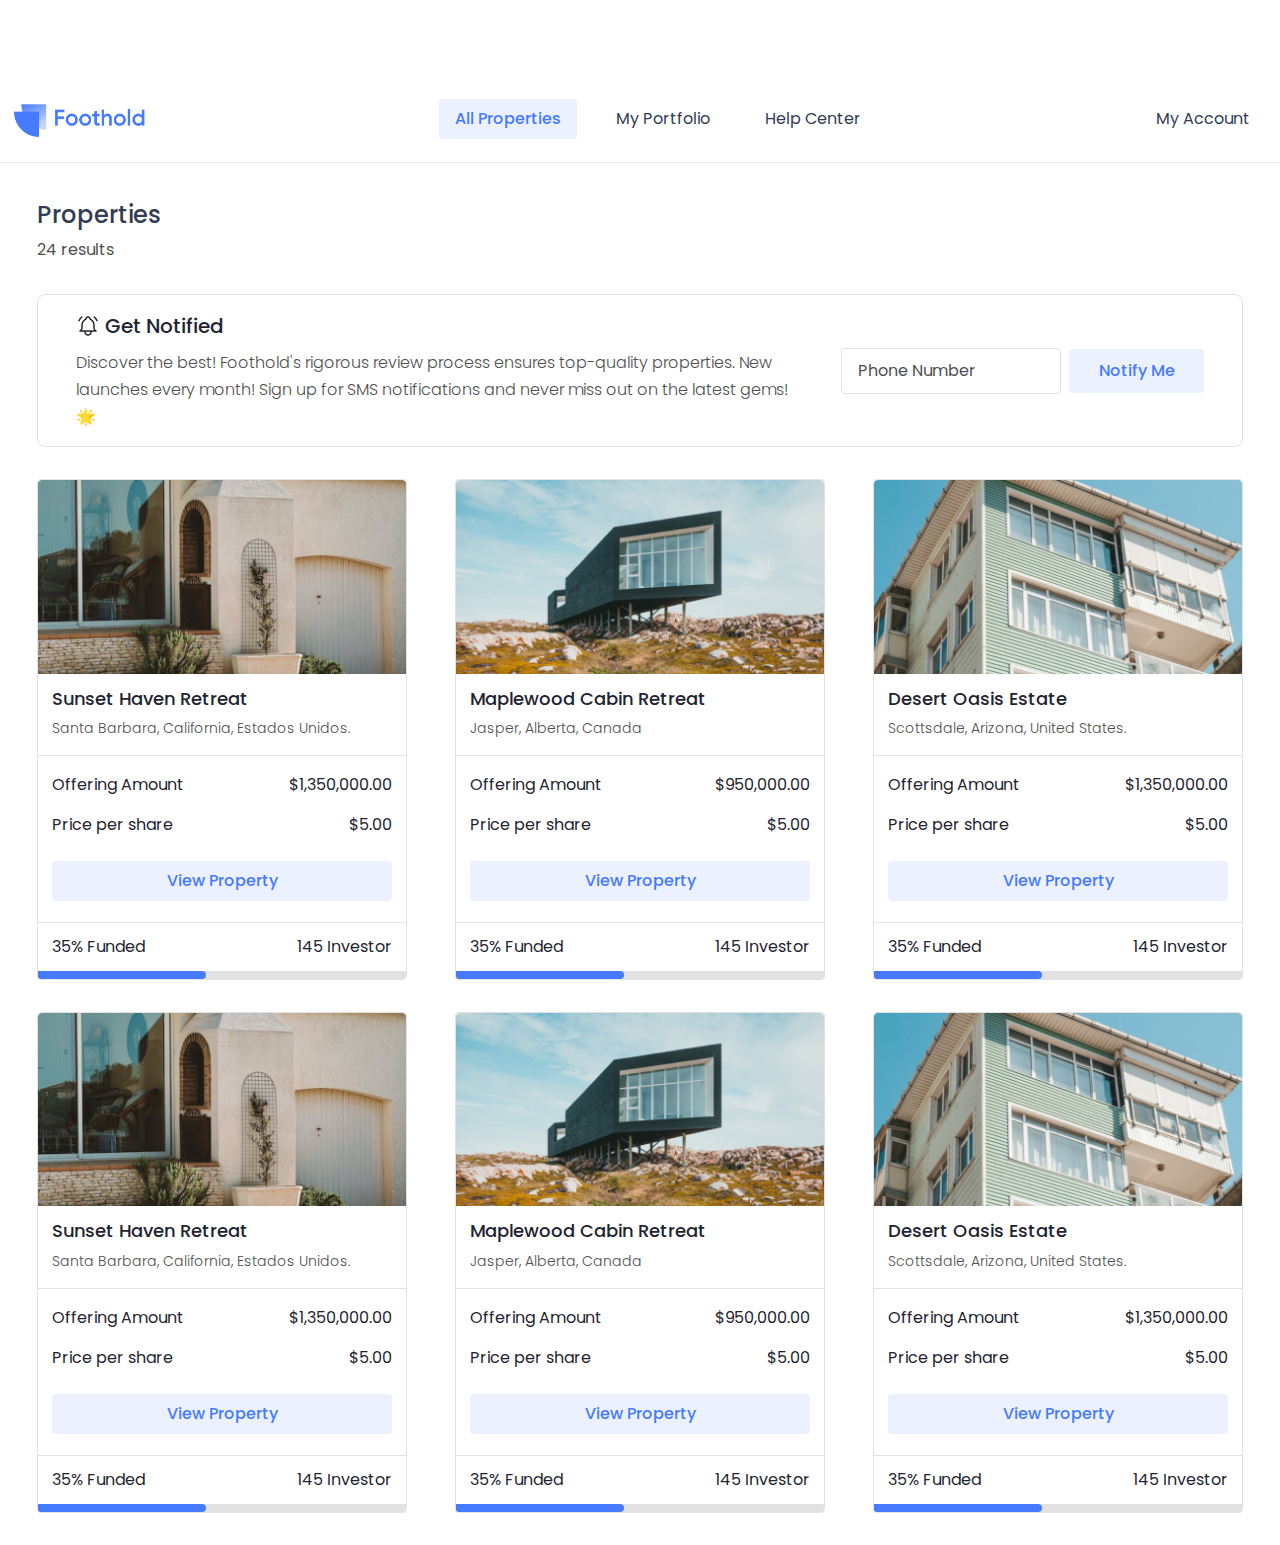
<file: properties.html>
<!doctype html>
<html lang="zxx">
    <head>
		<!-- Required meta tags -->
		<meta charset="utf-8">
		<meta name="viewport" content="width=device-width, initial-scale=1, shrink-to-fit=no">

		<!-- Links Of CSS File -->
		<link rel="stylesheet" href="assets/css/bootstrap.min.css">
		<link rel="stylesheet" href="assets/css/owl.theme.default.min.css">
		<link rel="stylesheet" href="assets/css/owl.carousel.min.css">
		<link rel="stylesheet" href="assets/css/remixicon.css">
		<link rel="stylesheet" href="assets/css/animate.min.css">
		<link rel="stylesheet" href="assets/css/gilroy.css">
		<link rel="stylesheet" href="assets/css/style.css">
		<link rel="stylesheet" href="assets/css/responsive.css">
		
		<!-- Favicon -->
		<link rel="icon" type="image/png" href="assets/images/favicon.png">
		<!-- Title -->
		<title>Housie - HTML Template</title>

        <style>
            .container{
                max-width: 1230px;
                width: 100%;
                margin-inline: auto;
            }
        </style>
    </head>

    <body>
		<!-- Start Preloader Area -->
		<div class="preloader" id="loader-style">
			<div class="preloader-wrap">
				<span></span>
				<span></span>
				<span></span>
				<span></span>
			</div>
		</div>
		<!-- End Preloader Area -->
		
        <!-- Start Navbar Area -->
		<header class="header_section">
            <div class="container">
                <div class="nav_wrapper">
                    <div class="nav_thumb">
                        <img src="assets/images/onBoarding/footHold-logo.png" alt="">
                    </div>
                    <ul class="">
                        <li><a href="#" class="active_link nav_item">All Properties</a></li>
                        <li><a href="#" class="nav_item">My Portfolio</a></li>
                        <li><a href="#" class="nav_item">Help Center</a></li>
                    </ul>

                    <div class="nav_account">
                        <a href="#" class="nav_item">
                            My Account
                        </a>
                    </div>
                </div>
            </div>
        </header>
		<!-- End Navbar Area -->
        <main>
            <div class="property_section">
                <div class="container">
                    <div class="property_count">
                        <h1>Properties</h1>
                        <span>24 results</span>
                    </div>
                </div>
            </div>

            <!-- notification alert  -->
            <section class="notify_section">
                <div class="container">
                    <div class="nfc_wrapper">
                        <!-- nfc --- > notification  -->
                        <div class="nfc_content">
                            <div class="nfc_icon_blk">
                                <div class="nfc_icon">
                                    <img src="assets/images/propertiex/tabler-icon-bell-ringing.png" alt="">
                                </div>
                                <span>Get Notified</span>
                            </div>
                            <p>
                                Discover the best! Foothold's rigorous review process ensures top-quality properties. New launches every month! Sign up for SMS notifications and never miss out on the latest gems! 🌟
                            </p>
                        </div>
                        <div class="nfc_contact">
                            <!-- <a href="#" class="nfc_call_btn">
                                Phone Number
                            </a> -->
                            <input type="tel" class="nfc_call_btn" placeholder="Phone Number">
                            <a href="#" class="nfc_notify_btn">
                                Notify Me
                            </a>
                        </div>
                    </div>
                </div>
            </section>

            <section class="property_card">
                <div class="container">
                    <div class="row gx-5">
                        <!-- 1  -->
                        <div class="col-lg-4 col-sm-6 col-12">
                            <div class="property_single_card_wrapper">
                                <div class="property_single_card__thumb">
                                    <img src="assets/images/propertiex/property-card-1.png" alt="">
                                </div>
                                <div class="property_single_card__content">
                                    <div class="property_single_card__header">
                                        <h2>Sunset Haven Retreat</h2>
                                        <p>
                                            Santa Barbara, California, Estados Unidos.
                                        </p>
                                    </div>
                                    <div class="property_single_card__price">
                                        <div class="property__amount">
                                            <span>Offering Amount</span>
                                            <span>$1,350,000.00</span>
                                        </div>
                                        <div class="property__share">
                                            <span>Price per share</span>
                                            <span>$5.00</span>
                                        </div>
                                        <a href="#" class="property_cta">
                                            View Property
                                        </a>
                                    </div>
                                    <div class="property__invest">
                                        <span>35% Funded</span>
                                        <span>145 Investor</span>
                                    </div>
                                    <div class="property__range">
                                        <span></span>
                                    </div>
                                </div>
                            </div>
                        </div>
                        <!-- 2  -->
                        <div class="col-lg-4 col-sm-6 col-12">
                            <div class="property_single_card_wrapper">
                                <div class="property_single_card__thumb">
                                    <img src="assets/images/propertiex/property-card-2.png" alt="">
                                </div>
                                <div class="property_single_card__content">
                                    <div class="property_single_card__header">
                                        <h2>Maplewood Cabin Retreat</h2>
                                        <p>
                                            Jasper, Alberta, Canada
                                        </p>
                                    </div>
                                    <div class="property_single_card__price">
                                        <div class="property__amount">
                                            <span>Offering Amount</span>
                                            <span>$950,000.00</span>
                                        </div>
                                        <div class="property__share">
                                            <span>Price per share</span>
                                            <span>$5.00</span>
                                        </div>
                                        <a href="#" class="property_cta">
                                            View Property
                                        </a>
                                    </div>
                                    <div class="property__invest">
                                        <span>35% Funded</span>
                                        <span>145 Investor</span>
                                    </div>
                                    <div class="property__range">
                                        <span></span>
                                    </div>
                                </div>
                            </div>
                        </div>

                        <!-- 3  -->
                        <div class="col-lg-4 col-sm-6 col-12">
                            <div class="property_single_card_wrapper">
                                <div class="property_single_card__thumb">
                                    <img src="assets/images/propertiex/property-card-3.png" alt="">
                                </div>
                                <div class="property_single_card__content">
                                    <div class="property_single_card__header">
                                        <h2>Desert Oasis Estate</h2>
                                        <p>
                                            Scottsdale, Arizona, United States.
                                        </p>
                                    </div>
                                    <div class="property_single_card__price">
                                        <div class="property__amount">
                                            <span>Offering Amount</span>
                                            <span>$1,350,000.00</span>
                                        </div>
                                        <div class="property__share">
                                            <span>Price per share</span>
                                            <span>$5.00</span>
                                        </div>
                                        <a href="#" class="property_cta">
                                            View Property
                                        </a>
                                    </div>
                                    <div class="property__invest">
                                        <span>35% Funded</span>
                                        <span>145 Investor</span>
                                    </div>
                                    <div class="property__range">
                                        <span></span>
                                    </div>
                                </div>
                            </div>
                        </div>

                        <!-- 4  -->
                        <div class="col-lg-4 col-sm-6 col-12">
                            <div class="property_single_card_wrapper">
                                <div class="property_single_card__thumb">
                                    <img src="assets/images/propertiex/property-card-1.png" alt="">
                                </div>
                                <div class="property_single_card__content">
                                    <div class="property_single_card__header">
                                        <h2>Sunset Haven Retreat</h2>
                                        <p>
                                            Santa Barbara, California, Estados Unidos.
                                        </p>
                                    </div>
                                    <div class="property_single_card__price">
                                        <div class="property__amount">
                                            <span>Offering Amount</span>
                                            <span>$1,350,000.00</span>
                                        </div>
                                        <div class="property__share">
                                            <span>Price per share</span>
                                            <span>$5.00</span>
                                        </div>
                                        <a href="#" class="property_cta">
                                            View Property
                                        </a>
                                    </div>
                                    <div class="property__invest">
                                        <span>35% Funded</span>
                                        <span>145 Investor</span>
                                    </div>
                                    <div class="property__range">
                                        <span></span>
                                    </div>
                                </div>
                            </div>
                        </div>
                        <!-- 5  -->
                        <div class="col-lg-4 col-sm-6 col-12">
                            <div class="property_single_card_wrapper">
                                <div class="property_single_card__thumb">
                                    <img src="assets/images/propertiex/property-card-2.png" alt="">
                                </div>
                                <div class="property_single_card__content">
                                    <div class="property_single_card__header">
                                        <h2>Maplewood Cabin Retreat</h2>
                                        <p>
                                            Jasper, Alberta, Canada
                                        </p>
                                    </div>
                                    <div class="property_single_card__price">
                                        <div class="property__amount">
                                            <span>Offering Amount</span>
                                            <span>$950,000.00</span>
                                        </div>
                                        <div class="property__share">
                                            <span>Price per share</span>
                                            <span>$5.00</span>
                                        </div>
                                        <a href="#" class="property_cta">
                                            View Property
                                        </a>
                                    </div>
                                    <div class="property__invest">
                                        <span>35% Funded</span>
                                        <span>145 Investor</span>
                                    </div>
                                    <div class="property__range">
                                        <span></span>
                                    </div>
                                </div>
                            </div>
                        </div>

                        <!-- 6  -->
                        <div class="col-lg-4 col-sm-6 col-12">
                            <div class="property_single_card_wrapper">
                                <div class="property_single_card__thumb">
                                    <img src="assets/images/propertiex/property-card-3.png" alt="">
                                </div>
                                <div class="property_single_card__content">
                                    <div class="property_single_card__header">
                                        <h2>Desert Oasis Estate</h2>
                                        <p>
                                            Scottsdale, Arizona, United States.
                                        </p>
                                    </div>
                                    <div class="property_single_card__price">
                                        <div class="property__amount">
                                            <span>Offering Amount</span>
                                            <span>$1,350,000.00</span>
                                        </div>
                                        <div class="property__share">
                                            <span>Price per share</span>
                                            <span>$5.00</span>
                                        </div>
                                        <a href="#" class="property_cta">
                                            View Property
                                        </a>
                                    </div>
                                    <div class="property__invest">
                                        <span>35% Funded</span>
                                        <span>145 Investor</span>
                                    </div>
                                    <div class="property__range">
                                        <span></span>
                                    </div>
                                </div>
                            </div>
                        </div>
                    </div>
                </div>
            </section>

        </main>

		


        <!-- Links of JS File -->
        <script src="assets/js/jquery.min.js"></script>
        <script src="assets/js/bootstrap.bundle.min.js"></script>
		<script src="assets/js/owl.carousel.min.js"></script>
		<script src="assets/js/wow.js"></script>
		<script src="assets/js/custom.js"></script>
    </body>
</html>
</file>
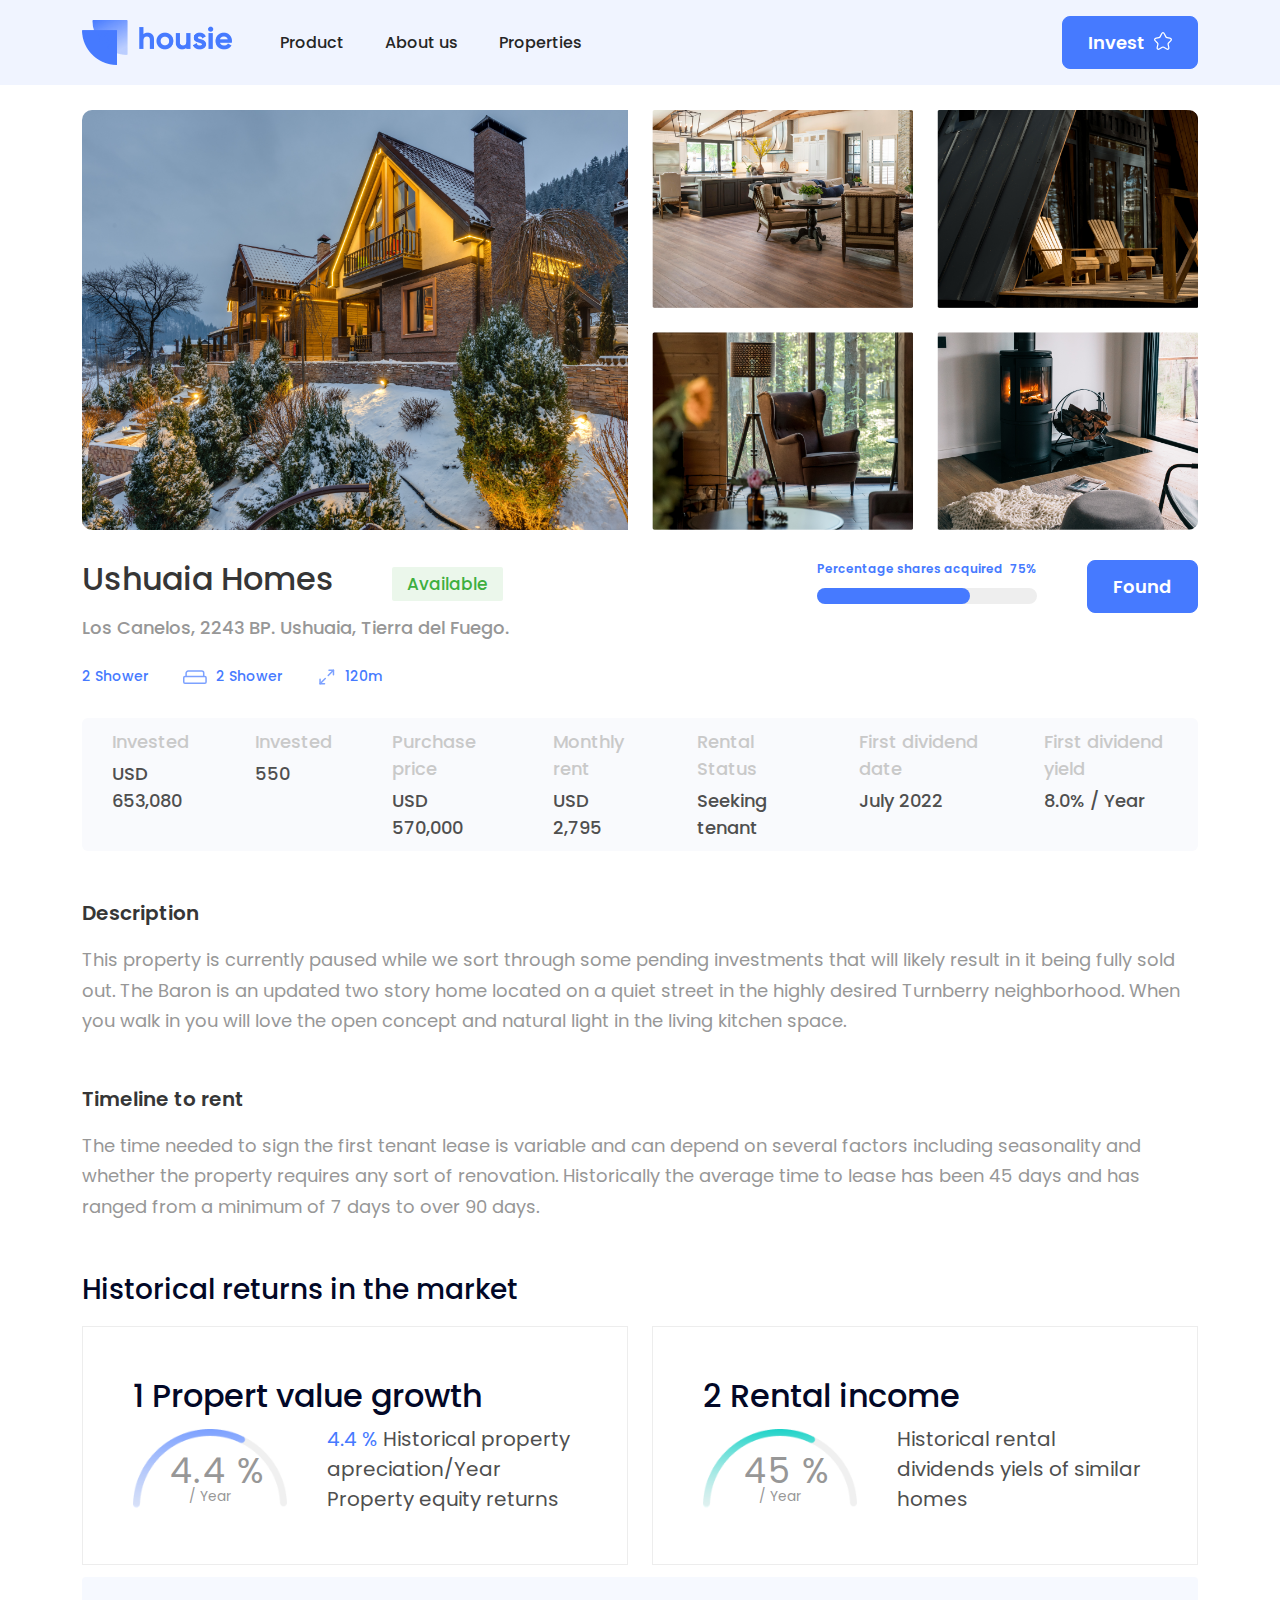
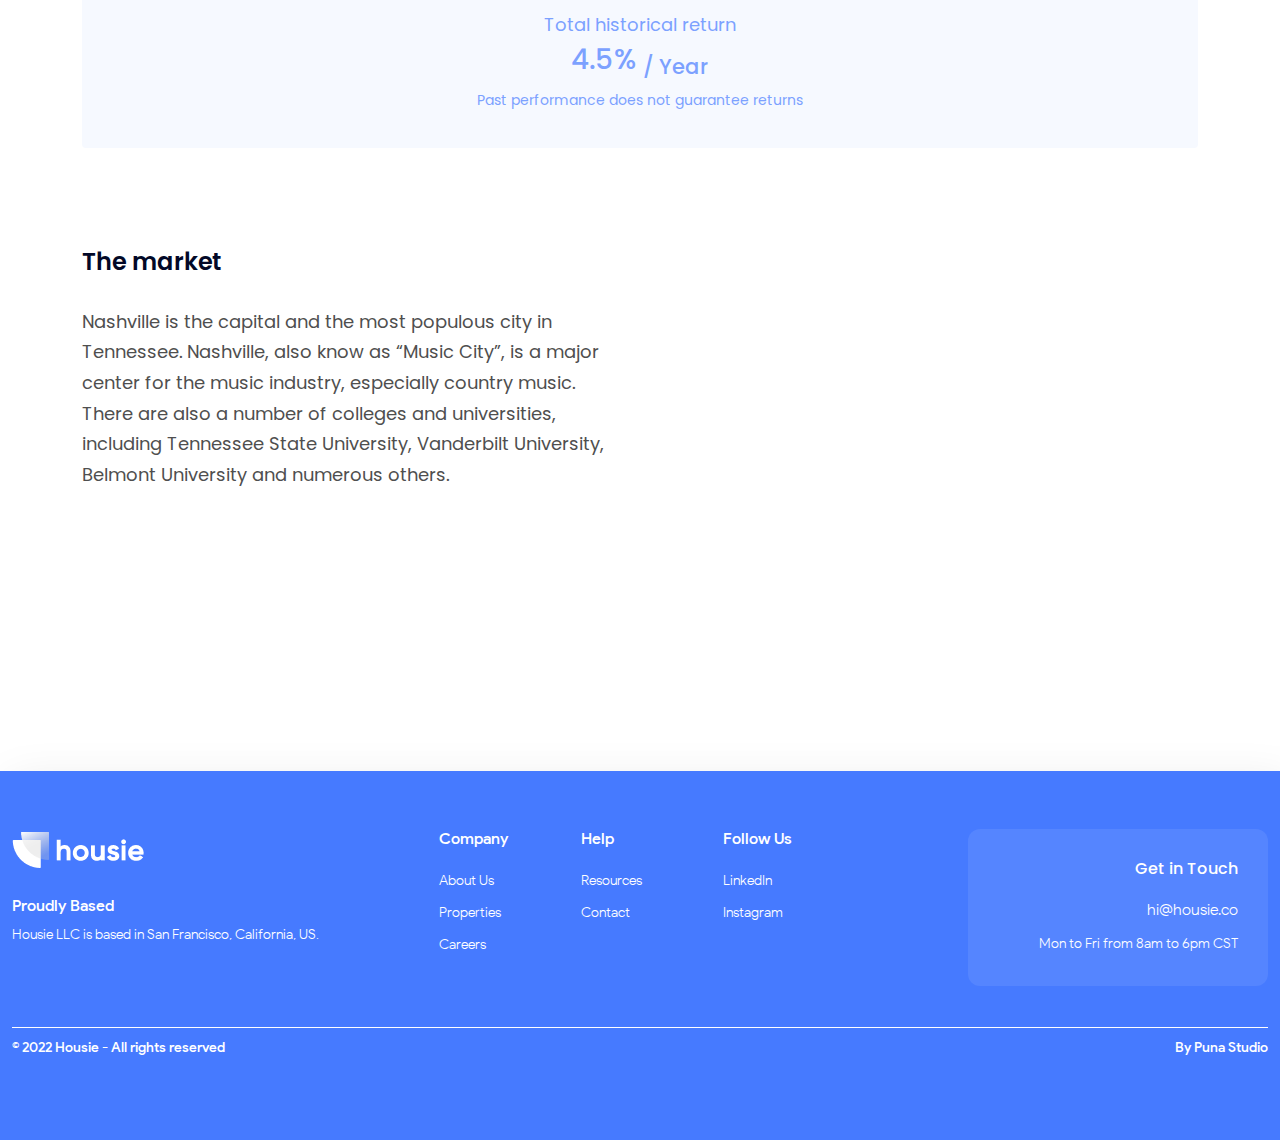
<file: single-pro.html>
<!doctype html>
<html lang="zxx">
    <head>
		<!-- Required meta tags -->
		<meta charset="utf-8">
		<meta name="viewport" content="width=device-width, initial-scale=1, shrink-to-fit=no">

		<!-- Links Of CSS File -->
		<link rel="stylesheet" href="assets/css/bootstrap.min.css">
		<link rel="stylesheet" href="assets/css/owl.theme.default.min.css">
		<link rel="stylesheet" href="assets/css/owl.carousel.min.css">
		<link rel="stylesheet" href="assets/css/remixicon.css">
		<link rel="stylesheet" href="assets/css/animate.min.css">
		<link rel="stylesheet" href="assets/css/gilroy.css">
		<link rel="stylesheet" href="assets/css/style.css">
		<link rel="stylesheet" href="assets/css/responsive.css">
		
		<!-- Favicon -->
		<link rel="icon" type="image/png" href="assets/images/favicon.png">
		<!-- Title -->
		<title>Housie - HTML Template</title>
    </head>

    <body>
		<!-- Start Preloader Area -->
		<div class="preloader" id="loader-style">
			<div class="preloader-wrap">
				<span></span>
				<span></span>
				<span></span>
				<span></span>
			</div>
		</div>
		<!-- End Preloader Area -->
		
		<!-- Start Navbar Area -->
		<nav class="navbar navbar-expand-lg">
			<div class="container">
				<a class="navbar-brand" href="#">
					<img src="assets/images/logo.png" alt="image">
				</a>

				<button class="menu-btn" type="button" data-bs-toggle="offcanvas" data-bs-target="#offcanvasWithBothOptions" aria-controls="offcanvasWithBothOptions">
					<img src="assets/images/menu.svg" alt="">
				</button>

				<div class="collapse navbar-collapse" id="navbarSupportedContent">
					<ul class="navbar-nav me-auto mb-2 mb-lg-0">
						<li class="nav-item">
							<a class="nav-link active" href="#">Product</a>
						</li>

						<li class="nav-item">
							<a class="nav-link" href="about.html">About us</a>
						</li>

						<li class="nav-item">
							<a class="nav-link" href="#">Properties</a>
						</li>
					</ul>

					<div class="other-option">
						<a href="#" class="default-btn">
							<span>Invest</span>
							<img src="assets/images/star.svg" alt="image">
						</a>
					</div>
				</div>
			</div>
		</nav>
		<!-- End Navbar Area -->

		<div class="mobile-menus offcanvas offcanvas-start" data-bs-scroll="true" tabindex="-1" id="offcanvasWithBothOptions" aria-labelledby="offcanvasWithBothOptionsLabel">
			<div class="offcanvas-header">
				<img src="assets/images/logo.png" alt="Image">
				<button type="button" class="btn-close" data-bs-dismiss="offcanvas" aria-label="Close"></button>
			</div>
			<div class="offcanvas-body mobile-menu">
				<ul>
					<li>
						<a href="#" class="link">Product</a>
					</li>
					<li>
						<a href="about.html" class="link">About us</a>
					</li>
					<li>
						<a href="#" class="link">Properties</a>
					</li>
					<li>
						<a href="#" class="default-btn">
							<div class="">
								<span>Invest</span>
								<img src="assets/images/star.svg" alt="image">
							</div>
						</a>
					</li>
				</ul>
			</div>
		</div>

		<div class="gallery-slider-area ddddddd">
			<div class="container-fluid p-0">
				<div class="gallery-slider owl-carousel">
					<div> 
						<img src="assets/images/gallery-6.png" alt="Image">
					</div>
					<div> 
						<img src="assets/images/gallery-7.png" alt="Image">
					</div>
					<div> 
						<img src="assets/images/gallery-8.png" alt="Image">
					</div>
					<div> 
						<img src="assets/images/gallery-9.png" alt="Image">
					</div>
					<div> 
						<img src="assets/images/gallery-10.png" alt="Image">
					</div>
					<div> 
						<img src="assets/images/gallery-6.png" alt="Image">
					</div>
					<div> 
						<img src="assets/images/gallery-7.png" alt="Image">
					</div>
					<div> 
						<img src="assets/images/gallery-8.png" alt="Image">
					</div>
					<div> 
						<img src="assets/images/gallery-9.png" alt="Image">
					</div>
					<div> 
						<img src="assets/images/gallery-10.png" alt="Image">
					</div>
					<div> 
						<img src="assets/images/gallery-9.png" alt="Image">
					</div>
					<div> 
						<img src="assets/images/gallery-10.png" alt="Image">
					</div>
				</div>
				<div class="slider-counter"></div>

				<div class="up-wish-btn">
					<button class="btn ww">
						<i class="ri-heart-line"></i>
					</button>
					<button class="btn">
						<i class="ri-upload-2-line"></i>
					</button>
				</div>
			</div>
		</div>

		<!-- Start Gallery Area -->
		<div class="gallery-area mmmmmmmm">
			<div class="container">
				<div class="row">
					<div class="col-lg-6">
						<div class="gallery-img-bg">
							
						</div>
					</div>
					<div class="col-lg-6">
						<div class="row">
							<div class="col-lg-6">
								<div class="gallery-img mb-24">
									<img src="assets/images/gallery-2.png" alt="Image">
								</div>
							</div>
							<div class="col-lg-6">
								<div class="gallery-img mb-24">
									<img src="assets/images/gallery-3.png" alt="Image">
								</div>
							</div>
							<div class="col-lg-6">
								<div class="gallery-img">
									<img src="assets/images/gallery-4.png" alt="Image">
								</div>
							</div>
							<div class="col-lg-6">
								<div class="gallery-img">
									<img src="assets/images/gallery-5.png" alt="Image">
								</div>
							</div>
						</div>
					</div>
				</div>
			</div>
		</div>
		<!-- End Gallery Area -->

		<!-- Start Available Area -->
		<div class="available-area">
			<div class="container">
				<div class="row">
					<div class="col-lg-6">
						<div class="available-content">
							<h2>Ushuaia Homes <span>Available</span></h2>
							<p>Los Canelos, 2243 BP. Ushuaia, Tierra del Fuego.</p>
							
							<ul>
								<li>
									2 Shower
								</li>
								<li>
									<img src="assets/images/mmmm.svg" alt="Image">
									2 Shower
								</li>
								<li>
									<img src="assets/images/mm.svg" alt="Image">
									120m
								</li>
							</ul>
						</div>
					</div>

					<div class="col-lg-6">
						<div class="percentage-content d-flex justify-content-between">
							<div class="percentageaa">
								<span class="title">Percentage shares acquired</span>
								<span class="persent">75%</span>
								<span class="bar"></span>
							</div>
							<div>
								<a href="#" class="default-btn">Found</a>
							</div>
						</div>
					</div>
				</div>
			</div>
		</div>
		<!-- End Available Area -->

		<!-- Start USD List Area -->
		<div class="usd-list-area pb-100">
			<div class="container">
				<ul class="usd-list-wrap d-flex">
					<li>
						<span>Invested</span>
						USD 653,080
					</li>
					<li>
						<span>Invested</span>
						550
					</li>
					<li>
						<span>Purchase price</span>
						USD 570,000
					</li>
					<li>
						<span>Monthly rent</span>
						USD 2,795
					</li>
					<li>
						<span>Rental Status</span>
						Seeking tenant
					</li>
					<li>
						<span>First dividend date</span>
						July 2022
					</li>
					<li>
						<span>First dividend yield</span>
						8.0% / Year
					</li>
				</ul>

				<div class="description-content">
					<div class="description-item">
						<h3>Description</h3>
						<p>This property is currently paused while we sort through some pending investments that will likely result in it being fully sold out. The Baron is an updated two story home located on a quiet street in the highly desired Turnberry neighborhood. When you walk in you will love the open concept and natural light in the living kitchen space.</p>
					</div>
					<div class="description-item">
						<h3>Timeline to rent</h3>
						<p>The time needed to sign the first tenant lease is variable and can depend on several factors including seasonality and whether the property requires any sort of renovation. Historically the average time to lease has been 45 days and has ranged from a minimum of 7 days to over 90 days.</p>
					</div>
				</div>

				<div class="historical-area">
					<h3>Historical returns in the market</h3>

					<div class="row">
						<div class="col-lg-6">
							<div class="single-historical">
								<img src="assets/images/dots.svg" class="dots" alt="">
								<h2>1 Propert value growth</h2>

								<div class="d-flex align-items-center">
									<div class="cir-img">
										<img src="assets/images/cir-1.png" alt="Image">
										<div class="cir-content">
											<h4>4.4 %</h4>
											<span>/ Year</span>
										</div>
									</div>
									<p><span>4.4 % </span> Historical property apreciation/Year Property equity returns</p>
								</div>
							</div>
						</div>
						<div class="col-lg-6">
							<div class="single-historical">
								<img src="assets/images/dots.svg" class="dots" alt="">
								<h2>2 Rental income</h2>

								<div class="d-flex align-items-center">
									<div class="cir-img">
										<img src="assets/images/cir-2.png" alt="Image">
										<div class="cir-content">
											<h4>45 %</h4>
											<span>/ Year</span>
										</div>
									</div>
									<p>Historical rental dividends yiels of similar homes</p>
								</div>
							</div>
						</div>
					</div>
				</div>

				<div class="total-historical">
					<h3>Total historical return</h3>
					<h1>4.5% <sub>/ Year</sub></h1>
					<p>Past performance does not guarantee returns</p>
				</div>
			</div>
		</div>
		<!-- End USD List Area -->

		<div class="map-area pb-150">
			<div class="container">
				<div class="row">
					<div class="col-lg-6">
						<div class="map-content">
							<h3>The market</h3>
							<p>Nashville is the capital and the most populous city in Tennessee. Nashville, also know as “Music City”, is a major center for the music industry, especially country music. There are also a number of colleges and universities, including Tennessee State University, Vanderbilt University, Belmont University and numerous others.</p>
						</div>
					</div>
					<div class="col-lg-6">
						<div class="map-img">
							<iframe src="https://www.google.com/maps/embed?pb=!1m18!1m12!1m3!1d1612502.511845104!2d-123.54149079038609!3d37.87388356475237!2m3!1f0!2f0!3f0!3m2!1i1024!2i768!4f13.1!3m3!1m2!1s0x8085875d1016f847%3A0x336bdb202240d6b9!2sFamily%20House%2C%20Inc.!5e0!3m2!1sen!2sbd!4v1654965088856!5m2!1sen!2sbd"></iframe>
						</div>
					</div>
				</div>
			</div>
		</div>

		<!-- Start Footer  Area -->
		<div class="footer-area">
			<div class="container-fluid">
				<div class="footer-bg">
					<div class="row">
						<div class="col-lg-4 colmd-6">
							<div class="single-footer">
								<a href="#" class="logo">
									<img src="assets/images/white-logo.png" alt="Image">
								</a>
								<h4>Proudly Based</h4>
								<p>Housie LLC is based in San Francisco, California, US.</p>
							</div>
						</div>
	
						<div class="col-lg-4 colmd-6">
							<div class="single-footer">
								<div class="row">
									<div class="col-lg-4 col-sm-4">
										<div class="single-footer-content">
											<h3>Company</h3>
											
											<ul>
												<li>
													<a href="#">About Us</a>
												</li>
												<li>
													<a href="#">Properties</a>
												</li>
												<li>
													<a href="#">Careers</a>
												</li>
											</ul>
										</div>
									</div>
	
									<div class="col-lg-4 col-sm-4">
										<div class="single-footer-content">
											<h3>Help</h3>
	
											<ul>
												<li>
													<a href="#">Resources</a>
												</li>
												<li>
													<a href="#">Contact</a>
												</li>
											</ul>
										</div>
									</div>
	
									<div class="col-lg-4 col-sm-4">
										<div class="single-footer-content">
											<h3>Follow Us</h3>
	
											<ul>
												<li>
													<a href="#">LinkedIn</a>
												</li>
												<li>
													<a href="#">Instagram</a>
												</li>
											</ul>
										</div>
									</div>
								</div>
							</div>
						</div>
	
						<div class="col-lg-4 colmd-6">
							<div class="single-footer bg-used">
								<h3>Get in Touch</h3>
								<a href="mailto:hi@housie.co" class="mailto">hi@housie.co</a>
								<p>Mon to Fri from 8am to 6pm CST</p>
							</div>
						</div>
					</div>
					<div class="copy-right">
						<div class="row">
							<div class="col-lg-6">
								<p>© 2022 Housie - All rights reserved</p>
							</div>
							<div class="col-lg-6 text-end">
								<p>By Puna Studio</p>
							</div>
						</div>
					</div>
				</div>
			</div>
		</div>
		<!-- End Footer  Area -->

		<!-- Start Go Top Area -->
		<div class="go-top">
			<i class="ri-arrow-up-s-fill"></i>
			<i class="ri-arrow-up-s-fill"></i>
		</div>
		<!-- End Go Top Area -->

        <!-- Links of JS File -->
        <script src="assets/js/jquery.min.js"></script>
        <script src="assets/js/bootstrap.bundle.min.js"></script>
		<script src="assets/js/owl.carousel.min.js"></script>
		<script src="assets/js/wow.js"></script>
		<script src="assets/js/custom.js"></script>
    </body>
</html>
</file>
<file: assets/css/gilroy.css>
@font-face {
    font-family: 'Gilroy';
    src: url('../../assets/fonts/Gilroy-Medium.eot');
    src: url('../../assets/fonts/Gilroy-Medium.eot?#iefix') format('embedded-opentype'),
        url('../../assets/fonts/Gilroy-Medium.woff2') format('woff2'),
        url('../../assets/fonts/Gilroy-Medium.woff') format('woff'),
        url('../../assets/fonts/Gilroy-Medium.ttf') format('truetype');
    font-weight: 500;
    font-style: normal;
    font-display: swap;
}

@font-face {
    font-family: 'Gilroy';
    src: url('../../assets/fonts/Gilroy-Regular.eot');
    src: url('../../assets/fonts/Gilroy-Regular.eot?#iefix') format('embedded-opentype'),
        url('../../assets/fonts/Gilroy-Regular.woff2') format('woff2'),
        url('../../assets/fonts/Gilroy-Regular.woff') format('woff'),
        url('../../assets/fonts/Gilroy-Regular.ttf') format('truetype');
    font-weight: normal;
    font-style: normal;
    font-display: swap;
}

@font-face {
    font-family: 'Gilroy';
    src: url('../../assets/fonts/Gilroy-SemiBold.eot');
    src: url('../../assets/fonts/Gilroy-SemiBold.eot?#iefix') format('embedded-opentype'),
        url('../../assets/fonts/Gilroy-SemiBold.woff2') format('woff2'),
        url('../../assets/fonts/Gilroy-SemiBold.woff') format('woff'),
        url('../../assets/fonts/Gilroy-SemiBold.ttf') format('truetype');
    font-weight: 600;
    font-style: normal;
    font-display: swap;
}

@font-face {
    font-family: 'Gilroy';
    src: url('../../assets/fonts/Gilroy-Bold.eot');
    src: url('../../assets/fonts/Gilroy-Bold.eot?#iefix') format('embedded-opentype'),
        url('../../assets/fonts/Gilroy-Bold.woff2') format('woff2'),
        url('../../assets/fonts/Gilroy-Bold.woff') format('woff'),
        url('../../assets/fonts/Gilroy-Bold.ttf') format('truetype');
    font-weight: bold;
    font-style: normal;
    font-display: swap;
}

@font-face {
    font-family: 'Product Sans';
    src: url('../../assets/fonts/ProductSans-Medium.eot');
    src: url('../../assets/fonts/ProductSans-Medium.eot?#iefix') format('embedded-opentype'),
        url('../../assets/fonts/ProductSans-Medium.woff2') format('woff2'),
        url('../../assets/fonts/ProductSans-Medium.woff') format('woff'),
        url('../../assets/fonts/ProductSans-Medium.ttf') format('truetype');
    font-weight: 500;
    font-style: normal;
    font-display: swap;
}

@font-face {
    font-family: 'Product Sans';
    src: url('../../assets/fonts/ProductSans-Light.eot');
    src: url('../../assets/fonts/ProductSans-Light.eot?#iefix') format('embedded-opentype'),
        url('../../assets/fonts/ProductSans-Light.woff2') format('woff2'),
        url('../../assets/fonts/ProductSans-Light.woff') format('woff'),
        url('../../assets/fonts/ProductSans-Light.ttf') format('truetype');
    font-weight: 300;
    font-style: normal;
    font-display: swap;
}
</file>
<file: assets/css/style.css>
/*
@File: Housie Template Styles

* This file contains the styling for the actual template, this
is the file you need to edit to change the look of the template.

This files table contents are outlined below>>>>>

******************************************* 
** - DEFAULT AREA STYLE - **

** - Default Btn Area Style
** - Read More Area Style
** - Section Title Area Style
** - Header Area Style
** - Nav Area Style
** - Banner Area Style

** - Footer Area Style
** - Copy Right Area Style

** - OTHER STYLE AREA - **

** - Preloader Area Style
** - Go Top Style
** - Video wave Style

*******************************************
/*

/*
Default Style
============================*/
@import url("https://fonts.googleapis.com/css2?family=Raleway:wght@600&display=swap");

@import url("https://fonts.googleapis.com/css2?family=Poppins:wght@300;400;500;600;700&display=swap");

body {
  font-size: 16px;
  font-family: "Poppins";
  color: #4f4f4f;
  overflow-x: hidden;
  padding-top: 80px;
}

/* 
section{
  overflow: hidden;
} */

:root {
  --font-popins: "Poppins";
  --text-color: rgba(31, 28, 28, 0.6);
}

a {
  -webkit-transition: all ease 0.5s;
  transition: all ease 0.5s;
  text-decoration: none;
  color: #4f4f4f;
}

a:hover {
  text-decoration: none;
  color: #467aff;
}

a:focus {
  text-decoration: none;
}

button {
  outline: 0 !important;
  -webkit-box-shadow: none;
  box-shadow: none;
  border: none;
  padding: 0;
}

button:focus {
  -webkit-box-shadow: none;
  box-shadow: none;
}

.h1,
.h2,
.h3,
.h4,
.h5,
.h6,
h1,
h2,
h3,
h4,
h5,
h6 {
  color: #020827;
  font-weight: 500;
}

h3 {
  font-weight: 500;
}

.d-table {
  width: 100%;
  height: 100%;
}

.d-table-cell {
  vertical-align: middle;
}

p {
  font-size: 16px;
  margin-bottom: 15px;
  line-height: 1.7;
}

p:last-child {
  margin-bottom: 0;
}

img {
  max-width: 100%;
  height: auto;
}

ul {
  padding-left: 0;
  list-style: none;
  margin-bottom: 0;
}

.form-control {
  height: 55px;
  color: #020827;
  border: 1px solid #ffffff;
  background-color: #e5e5e5;
  font-size: 16px;
  padding: 10px 20px;
  width: 100%;
  -webkit-transition: all ease 0.5s;
  transition: all ease 0.5s;
  border-radius: 5px;
}

.form-control::-webkit-input-placeholder {
  color: #757575;
}

.form-control:-ms-input-placeholder {
  color: #757575;
}

.form-control::-ms-input-placeholder {
  color: #757575;
}

.form-control::placeholder {
  color: #757575;
}

.form-control:focus {
  color: #000000;
  background-color: #e5e5e5;
  -webkit-box-shadow: unset;
  box-shadow: unset;
  outline: 0;
  border: 1px solid #467aff;
}

.form-control:hover:focus,
.form-control:focus {
  -webkit-box-shadow: unset;
  box-shadow: unset;
}

textarea.form-control {
  height: auto;
}

.ptb-100 {
  padding-top: 100px;
  padding-bottom: 100px;
}

.pt-100 {
  padding-top: 100px;
}

.pb-100 {
  padding-bottom: 100px;
}

.pt-70 {
  padding-top: 70px;
}

.pb-70 {
  padding-bottom: 70px;
}

.pb-150 {
  padding-bottom: 150px;
}

.pt-50 {
  padding-top: 50px;
}

.mt-30 {
  margin-top: 30px;
}

.mb-30 {
  margin-bottom: 30px;
}

.ml-15 {
  margin-left: 15px;
}

.mr-15 {
  margin-right: 15px;
}

.pb-150 {
  padding-bottom: 150px;
}

.pt-60 {
  padding-top: 60px;
}

.ptb-200 {
  padding-top: 200px;
  padding-bottom: 200px;
}

.container.container-wrap {
  max-width: 1115px;
}

.container.container-wrap-975 {
  max-width: 975px;
}

.container.container-wrap-1290 {
  max-width: 1290px;
}

/*
Bg-color Style*/
.bg-color-fsed {
  background: rgba(124, 161, 255, 0.05);
}

/*
Default Btn Area Style*/
.default-btn {
  font-size: 18px;
  color: #ffffff;
  -webkit-transition: all ease 0.5s;
  transition: all ease 0.5s;
  text-align: center;
  position: relative;
  z-index: 1;
  overflow: hidden;
  display: -ms-inline-grid;
  display: inline-grid;
  padding: 12px 25px;
  background-color: #467aff;
  border-radius: 8px;
  border: 1px solid #467aff;
  font-weight: 600;
}

.default-btn.active {
  background-color: #467aff;
  color: #ffffff;
}

.default-btn.active:hover {
  color: #ffffff;
  background-color: #467aff;
}

.default-btn:hover {
  color: #ffffff;
  background-color: #467aff;
}

/*
Read More Btn Area Style*/
.read-more {
  font-size: 15px;
  color: #467aff;
  background-color: transparent;
  -webkit-transition: all ease 0.5s;
  transition: all ease 0.5s;
  font-weight: 480;
}

.read-more i {
  position: relative;
  top: 4px;
}

.read-more:hover {
  color: #467aff;
  letter-spacing: 1px;
}

/*
Section Title Area Style*/
.section-title {
  max-width: 700px;
  margin: -5px auto 50px;
  text-align: center;
  position: relative;
}

.section-title .top-title {
  font-size: 14px;
  color: #467aff;
  display: block;
  margin-bottom: 15px;
  font-weight: 500;
}

.section-title h2 {
  font-size: 40px;
  margin-bottom: 15px;
  font-weight: 600;
}

.section-title h2 span {
  color: #467aff;
}

.section-title h2:last-child {
  margin-bottom: 0;
}

.section-title p {
  max-width: 500px;
  margin: auto;
  font-size: 22px;
}

.section-title p span {
  color: #467aff;
}

.section-title.white-title span {
  color: #467aff;
}

.section-title.white-title h2 {
  color: #ffffff;
}

.section-title.white-title p {
  color: #ffffff;
}

.section-title.left-title {
  margin-left: 0;
  text-align: left;
  max-width: 645px;
}

.section-title.left-title h2 {
  max-width: 700px;
}

.section-title.left-title p {
  margin-left: 0;
}

.section-title.left-title .default-btn {
  position: absolute;
  top: 0;
  right: 0;
}

/*
Navbar Area
=====================================================*/
.navbar {
  background: #f0f4ff;
  padding-top: 15px;
  padding-bottom: 15px;
  position: fixed;
  width: 100%;
  left: 0;
  top: 0;
  z-index: 2;
}

.navbar .container-fluid {
  max-width: 1520px;
}

.navbar .navbar-brand {
  max-width: 150px;
  margin-right: 40px;
}

.navbar .navbar-nav .nav-link {
  font-weight: 500;
  color: #262626;
  font-size: 16px;
}

.navbar .nav-item {
  margin-right: 25px;
}

.navbar .nav-item:last-child {
  margin-right: 0;
}

.navbar .other-option .default-btn {
  display: block;
}

.navbar .other-option .default-btn img {
  margin-left: 5px;
  position: relative;
  top: -3px;
}

nav.navbar.navbar-expand-lg.is-sticky {
  position: fixed;
  top: 0;
  left: 0;
  right: 0;
  z-index: 9999;
}

/*
Banner Area
=====================================================*/
.banner-area {
  background-image: url(../../assets/images/banner-bg.jpg);
  background-position: center center;
  background-repeat: no-repeat;
  background-size: cover;
  height: 100%;
  padding-top: 150px;
  padding-bottom: 237px;
}

.mobile-banner-img {
  display: none;
}

.banner-content {
  max-width: 600px;
}

.banner-content h1 {
  font-size: 64px;
  margin-bottom: 30px;
  font-weight: 480;
}

.banner-content p {
  font-size: 21px;
  max-width: 500px;
  margin-bottom: 40px;
}

.banner-content .banner-btn {
  margin-bottom: 40px;
}

.banner-content .banner-btn .read-more {
  margin-left: 30px;
}

.banner-content ul {
  padding-left: 0;
  margin-bottom: 0;
  list-style-type: none;
}

.banner-content ul li {
  display: inline-block;
  border-left: 1px solid #467aff;
  padding-left: 30px;
  padding-right: 30px;
}

.banner-content ul li h3 {
  margin-bottom: 0;
  color: #467aff;
}

.menu-btn {
  display: none !important;
}

/*
Trending Area
=====================================================*/
.trending-area .row > * {
  padding-right: 30px;
  padding-left: 30px;
}

.single-trending {
  margin-bottom: 30px;
  -webkit-transition: all ease 0.5s;
  transition: all ease 0.5s;
}

.single-trending .trending-img {
  position: relative;
}

.single-trending .trending-img .trending {
  position: absolute;
  top: 20px;
  right: 20px;
  padding-left: 0;
  margin-bottom: 0;
  list-style-type: none;
}

.single-trending .trending-img .trending li {
  display: inline-block;
  margin-right: 20px;
  font-weight: 500;
}

.single-trending .trending-img .trending li:last-child {
  margin-right: 0;
}

.single-trending .trending-img .trending li.chart {
  background-color: #7ca1ff;
  padding: 5px 12px;
  color: #ffffff;
  border-radius: 2px;
}

.single-trending .trending-img .trending li.chart.ffffffffff {
  background: #c9c9c9;
}

.single-trending .trending-img .trending li.trand {
  background-color: #ffffff;
  padding: 5px 12px;
  color: #ffffff;
  border-radius: 2px;
  color: #467aff;
}

.single-trending .trending-content {
  background-color: #ffffff;
  border: 1px solid #ededed;
  border-bottom: none;
  padding: 30px;
}

.single-trending .trending-content h3 {
  font-size: 24px;
  margin-bottom: 20px;
}

.single-trending .trending-content h3 a {
  color: #020827;
}

.single-trending .trending-content .dividend {
  padding-left: 0;
  margin-bottom: 0;
  list-style-type: none;
}

.single-trending .trending-content .dividend li {
  margin-bottom: 10px;
  font-weight: 500;
}

.single-trending .trending-content .dividend li:last-child {
  margin-bottom: 0;
}

.single-trending .trending-content .dividend li span {
  color: #467aff;
}

.single-trending .rent-list {
  padding-left: 0;
  margin-bottom: 0;
  list-style-type: none;
  background-color: #ffffff;
  border: 1px solid #ededed;
  border-radius: 0 0 12px 12px;
  padding: 15px 30px;
}

.single-trending .rent-list li {
  display: inline-block;
  margin-right: 30px;
  color: #979797;
}

.single-trending .rent-list li img {
  margin-left: 10px;
}

.single-trending .rent-list li:last-child {
  margin-left: 0;
}

.single-trending .rent-list li:last-child {
  margin-right: 0;
}

.single-trending:hover {
  -webkit-transform: translateY(-5px);
  transform: translateY(-5px);
}

/*
Advantages Area
=====================================================*/
.advantages-area .section-title {
  margin-bottom: 100px;
}

.advantages-area .section-title h2 {
  max-width: 500px;
  margin: auto;
  margin-bottom: 20px;
}

.advantages-area .section-title p {
  max-width: 860px;
}

.advantages-area .row > * {
  padding-right: 30px;
  padding-left: 30px;
}

.single-advantages {
  background-color: #ffffff;
  border: 1px solid #467aff;
  border-radius: 12px;
  text-align: center;
  padding: 40px 15px;
  -webkit-transition: all ease 0.5s;
  transition: all ease 0.5s;
  height: 100%;
}

.single-advantages .icon {
  background: #e2e9fd;
  border-radius: 8px;
  width: 55px;
  height: 55px;
  line-height: 55px;
  text-align: center;
  margin: auto;
  margin-bottom: 30px;
  margin-top: -70px;
}

.single-advantages h3 {
  font-size: 20px;
  margin-bottom: 15px;
}

.single-advantages p {
  font-size: 16px;
}

.single-advantages:hover {
  -webkit-transform: translateY(-5px);
  transform: translateY(-5px);
}

/*
investor Area
=====================================================*/
.investor-contents {
  display: block;
  border: none;
}

.investor-contents .nav-item {
  border: none;
  margin-right: 100px;
}

.investor-contents .nav-item .nav-link {
  border: none;
  width: 100%;
}

.investor-contents .nav-item .nav-link .investor-content {
  border-radius: 12px;
  padding: 20px;
  -webkit-transition: all ease 0.5s;
  transition: all ease 0.5s;
}

.investor-contents .nav-item .nav-link .investor-content img {
  border-radius: 50%;
}

.investor-contents .nav-item .nav-link .investor-content .investor-info {
  text-align: left;
  margin-left: 15px;
}

.investor-contents .nav-item .nav-link .investor-content .investor-info h3 {
  font-size: 20px;
}

.investor-contents .nav-item .nav-link .investor-content .investor-info span {
  color: #979797;
}

.investor-contents .nav-item .nav-link.active {
  background: #ffffff;
  -webkit-box-shadow: 0px 5px 50px rgba(50, 112, 252, 0.08);
  box-shadow: 0px 5px 50px rgba(50, 112, 252, 0.08);
  -webkit-transition: all ease 0.5s;
  transition: all ease 0.5s;
}

.single-investor h3 {
  font-size: 20px;
  margin-bottom: 20px;
}

.single-investor ul {
  padding-left: 0;
  margin-bottom: 30px;
  list-style-type: none;
}

.single-investor ul li {
  display: inline-block;
}

.single-investor p {
  color: #979797;
  font-size: 20px;
}

/*
Roadmap  Area
=====================================================*/
.roadmap-content {
  max-width: 400px;
}

.roadmap-content h2 {
  font-size: 40px;
  margin-bottom: 20px;
}

.roadmap-content h2 span {
  color: #467aff;
}

.roadmap-content p {
  font-size: 20px;
  margin-bottom: 35px;
}

/* 
FAQ Area Style
=====================================================*/
.accordion-item:first-of-type .accordion-button {
  border-top-left-radius: 0;
  border-top-right-radius: 0;
}

.faq-content .accordion-item:first-of-type {
  border-top-left-radius: 0;
  border-top-right-radius: 0;
}

.faq-content .accordion-item:last-of-type {
  border-bottom-right-radius: 0;
  border-bottom-left-radius: 0;
}

.faq-content .accordion-item {
  margin-bottom: 0;
  background-color: #ffffff;
  border: 1px solid #ffffff;
  -webkit-box-shadow: 0px 5px 50px rgba(50, 112, 252, 0.08);
  box-shadow: 0px 5px 50px rgba(50, 112, 252, 0.08);
  margin-bottom: 30px;
  border-radius: 8px;
}

.faq-content .accordion-button {
  background-color: transparent;
  font-size: 24px;
  font-weight: 480;
  border: none;
  -webkit-box-shadow: none;
  box-shadow: none;
}

.faq-content .accordion-button span {
  margin-right: 22px;
}

.faq-content .accordion-button::after {
  content: "\EA6E";
  font-family: remixicon !important;
  background-image: unset;
  font-size: 30px;
}

.faq-content .accordion-button:not(.collapsed)::after {
  background-color: transparent;
  content: "\EA4E";
  color: #467aff;
  font-family: remixicon !important;
  background-image: unset;
}

.faq-content .accordion-button:not(.collapsed) {
  border: 1px solid #467aff !important;
  border-bottom: 0 !important;
  border-radius: 8px 8px 0 0;
}

.faq-content .accordion-button {
  padding-left: 25px;
}

.faq-content .accordion-button::after {
  background-color: transparent;
  color: #467aff;
  border: none;
  -webkit-transform: rotate(0);
  transform: rotate(0);
  left: -0;
  position: relative;
  top: -7px;
}

.faq-content .accordion-body {
  padding-top: 0;
  border: 1px solid #467aff !important;
  border-top: 0 !important;
  border-radius: 0 0 8px 8px;
}

.faq-content .accordion-body p {
  font-size: 20px;
  padding-left: 50px;
}

/* 
Footer Area Style
=====================================================*/
.footer-area {
  background: #467aff;
  -webkit-box-shadow: 8.9201px 13.3802px 44.6005px rgba(0, 0, 0, 0.1);
  box-shadow: 8.9201px 13.3802px 44.6005px rgba(0, 0, 0, 0.1);
  padding-top: 58px;
  padding-bottom: 80.68px;
}

.footer-area .container-fluid {
  max-width: 1309px;
}

.footer-area .footer-bg .copy-right {
  border-top: 0.446005px solid #ffffff;
  padding-top: 30px;
}

.footer-area .footer-bg .copy-right p {
  color: #ffffff;
  font-size: 14px;
  font-weight: 500;
  font-family: "Product Sans";
}

.col-lg-4.colmd-6.wwwwwww {
  max-width: 335px;
  margin: auto;
}

.single-footer {
  margin-bottom: 30px;
  font-family: "Product Sans";
}

.single-footer .logo {
  margin-bottom: 20px;
  display: inline-block;
}

.single-footer h4 {
  font-size: 16px;
  color: #ffffff;
  font-weight: 500;
}

.single-footer h3 {
  font-size: 16px;
  color: #ffffff;
  margin-bottom: 20px;
  font-weight: 500;
}

.single-footer p {
  color: #ffffff;
  font-size: 14px;
  font-weight: 300;
}

.single-footer ul {
  padding-left: 0;
  margin-bottom: 0;
  list-style-type: none;
}

.single-footer ul li {
  margin-bottom: 8px;
}

.single-footer ul li:last-child {
  margin-bottom: 0;
}

.single-footer ul li a {
  color: #ffffff;
  font-size: 14px;
  font-weight: 300;
}

.single-footer.bg-used {
  background: #5585ff;
  margin-left: auto;
  border-radius: 12px;
  padding: 30px;
  text-align: right;
  max-width: 300px;
  margin-bottom: 41px;
}

.single-footer.bg-used h3 {
  font-family: "Poppins";
  font-weight: 480;
}

.single-footer.bg-used .mailto {
  color: #ffffff;
  margin-bottom: 10px;
  display: inline-block;
}

.single-footer.bg-used a {
  font-weight: 300;
}

.dddddddddd {
  display: none;
}

.ssssssss {
  display: none;
}

.map-img iframe {
  width: 100%;
  height: 366px;
}

.single-trending .trending-img .trending li {
  margin-right: 8px;
}

.single-trending .trending-img .trending li img {
  width: 14px;
}

.single-trending .trending-img .trending li.trand {
  font-size: 12px;
}

.single-trending .trending-img .trending li.trand {
  padding: 3px 7px;
}

.single-trending .trending-img .trending li.chart {
  padding: 3px 7px;
  font-size: 12px;
}

/* 
Gallery Area Style
=====================================================*/
.gallery-area {
  padding-top: 30px;
  padding-bottom: 30px;
}

.gallery-img-bg {
  background-image: url(../../assets/images/gallery-1.png);
  background-position: center center;
  background-repeat: no-repeat;
  background-size: cover;
  height: 100%;
  border-radius: 10px 0 0 10px;
}

.mb-24 {
  margin-bottom: 24px;
}

/* 
Available Area Style
=====================================================*/
.available-content h2 {
  font-size: 32px;
  color: #363636;
  margin-bottom: 15px;
}

.available-content h2 span {
  background: rgba(62, 175, 63, 0.1);
  border-radius: 2px;
  color: #3eaf3f;
  padding: 5px 15px;
  font-size: 17px;
  font-weight: 500;
  margin-left: 50px;
}

.available-content p {
  color: #979797;
  font-size: 18px;
  font-weight: 500;
  margin-bottom: 20px;
}

.available-content ul {
  padding-left: 0;
  margin-bottom: 0;
  list-style-type: none;
}

.available-content ul li {
  display: inline-block;
  margin-right: 30px;
  font-weight: 500;
  font-size: 14px;
  color: #467aff;
}

.available-content ul li img {
  margin-right: 5px;
}

.available-content ul li:last-child {
  margin-right: 0;
}

.percentage-content .percentageaa {
  position: relative;
  margin-left: 165px;
}

.percentage-content .percentageaa .title {
  font-size: 12px;
  font-weight: 600;
  color: #467aff;
  display: block;
  margin-bottom: 10px;
}

.percentage-content .percentageaa .persent {
  position: absolute;
  top: 0;
  right: 0;
  color: #467aff;
  font-size: 12px;
  font-weight: 600;
}

.percentage-content .percentageaa .bar {
  border: 8px solid #eeeeee;
  width: 220px;
  display: block;
  border-radius: 50px;
  position: relative;
}

.percentage-content .percentageaa .bar::after {
  content: "";
  position: absolute;
  top: -8px;
  left: -8px;
  width: 75%;
  height: 16px;
  background-color: #467aff;
  border-radius: 50px;
}

.usd-list-wrap {
  background: #f9fafd;
  border-radius: 6px;
  padding: 10px 30px;
  list-style: none;
  margin-top: 30px;
  margin-bottom: 50px;
}

.usd-list-wrap li {
  margin-right: 60px;
  font-weight: 500;
  font-size: 18px;
}

.usd-list-wrap li:last-child {
  margin-right: 0;
}

.usd-list-wrap li span {
  display: block;
  color: #c9c9c9;
  margin-bottom: 5px;
}

.description-content .description-item {
  margin-bottom: 50px;
}

.description-content h3 {
  font-size: 20px;
  font-weight: 600;
  color: #363636;
  margin-bottom: 20px;
}

.description-content p {
  font-size: 18px;
  color: #979797;
}

/* 
About Area Style
=====================================================*/
.about-img {
  position: relative;
  text-align: center;
}

.about-img .about-content {
  max-width: 450px;
  text-align: center;
  position: absolute;
  top: 0;
  left: 0;
  right: 0;
  width: 100%;
  height: 100%;
  -webkit-box-pack: center;
  -ms-flex-pack: center;
  justify-content: center;
  -webkit-box-align: center;
  -ms-flex-align: center;
  align-items: center;
  display: -webkit-box;
  display: -ms-flexbox;
  display: flex;
  margin: auto;
}

.about-img .about-content h2 {
  font-size: 64px;
  font-weight: 600;
  color: #020827;
  margin-bottom: 20px;
}

.about-img .about-content p {
  font-size: 20px;
  color: #979797;
  margin-bottom: 45px;
}

.our-values-content {
  max-width: 550px;
}

.our-values-content .top-title {
  font-size: 16px;
  font-weight: 600;
  color: #979797;
  display: block;
  margin-bottom: 15px;
}

.our-values-content h2 {
  font-size: 36px;
  color: #363636;
  font-weight: 600;
  line-height: 48px;
}

.single-our-values {
  background: rgba(255, 255, 255, 0.8);
  -webkit-box-shadow: 0px 5px 50px rgba(50, 112, 252, 0.08);
  box-shadow: 0px 5px 50px rgba(50, 112, 252, 0.08);
  border-radius: 8px;
  padding: 40px;
  padding-top: 0;
  margin-bottom: 30px;
  -webkit-transition: all ease 0.5s;
  transition: all ease 0.5s;
}

.single-our-values img {
  margin-bottom: 30px;
  margin-top: -23px;
}

.single-our-values h3 {
  color: #363636;
  font-size: 18px;
  margin-bottom: 10px;
}

.single-our-values p {
  font-size: 16px;
  color: #777777;
}

.single-our-values.mb-50 {
  margin-bottom: 100px;
  margin-left: 30px;
}

.single-our-values:hover {
  background: #ffffff;
  -webkit-box-shadow: 10px 10px 30px rgba(103, 103, 103, 0.1);
  box-shadow: 10px 10px 30px rgba(103, 103, 103, 0.1);
}

.pt-150 {
  padding-top: 150px;
}

.our-mission-content {
  max-width: 450px;
}

.our-mission-content .top-title {
  font-size: 16px;
  font-weight: 600;
  color: #979797;
  display: block;
  margin-bottom: 15px;
}

.our-mission-content h2 {
  font-size: 36px;
  color: #363636;
  font-weight: 600;
  line-height: 48px;
}

.our-mission-contents {
  margin-left: 50px;
}

.our-mission-contents p {
  font-size: 20px;
  color: #777777;
}

.amount-area .row > * {
  padding-right: 28px !important;
  padding-left: 28px !important;
}

.single-amount {
  margin-bottom: 30px;
}

.single-amount h3 {
  color: #7ca1ff;
  font-size: 36px;
  font-weight: 600;
  margin-bottom: 20px;
  padding-bottom: 10px;
  border-bottom: 1px solid #7ca1ff;
}

.single-amount span {
  color: #467aff;
  font-size: 16px;
  font-weight: 600;
  margin-bottom: 10px;
  display: block;
}

.single-amount p {
  font-size: 18px;
  color: #777777;
}

.mobile-menus img {
  max-width: 150px;
}

.mobile-menu ul {
  padding-left: 0;
  margin-bottom: 0;
  list-style-type: none;
}

.mobile-menu ul li {
  display: block;
  margin-bottom: 15px;
  padding-bottom: 15px;
  border-bottom: 1px solid #eeeeee;
}

.mobile-menu ul li:last-child {
  margin-bottom: 0;
  padding-bottom: 0;
  border-bottom: none;
}

.mobile-menu ul li .default-btn {
  width: 100%;
  display: block;
}

.menu-btn {
  display: none;
}

/* 
Counter Slider Area Style
=====================================================*/
.up-wish-btn .btn {
  background: rgba(253, 253, 253, 0.8);
  width: 40px;
  height: 40px;
  list-style: 40px;
  text-align: center;
  display: inline-block;
  border-radius: 50%;
  font-size: 20px;
  color: #ffffff;
  padding: 0;
  color: #5f6368;
  margin-right: 10px;
}

.up-wish-btn .btn:last-child {
  margin-right: 0;
}

.up-wish-btn .btn i {
  margin-left: 0;
}

.up-wish-btn .btn:focus {
  -webkit-box-shadow: none;
  box-shadow: none;
}

.up-wish-btn .btn.ww {
  line-height: 39px;
}

.up-wish-btn .btn.ww i {
  position: relative;
  left: 0.8px;
}

.gallery-slider-area .container-fluid {
  position: relative;
}

.gallery-slider-area .container-fluid .up-wish-btn {
  position: absolute;
  top: 15px;
  right: 15px;
  z-index: 1;
}

.gallery-slider .owl-nav {
  position: absolute;
  top: 15px;
  left: 15px;
}

.gallery-slider .owl-nav .owl-prev i {
  background: rgba(253, 253, 253, 0.8);
  width: 40px;
  height: 40px;
  line-height: 40px;
  text-align: center;
  display: inline-block;
  border-radius: 50%;
  font-size: 20px;
  color: #ffffff;
  padding: 0;
  color: #5f6368;
}

.gallery-slider .owl-nav .owl-next {
  display: none;
}

.slider-counter {
  background: rgba(35, 35, 35, 0.7);
  border-radius: 2px;
  padding: 5px 30px;
  color: #ffffff;
  position: absolute;
  bottom: 15px;
  z-index: 1;
  right: 15px;
}

.ddddddd {
  display: none;
  margin-bottom: 30px;
}

/* 
Partner Area Style
=====================================================*/
.partner-item {
  height: 100px;
  display: -webkit-box;
  display: -ms-flexbox;
  display: flex;
  -webkit-box-align: center;
  -ms-flex-align: center;
  align-items: center;
  -webkit-box-pack: center;
  -ms-flex-pack: center;
  justify-content: center;
}

.partner-wrap {
  max-width: 750px;
  margin: auto;
  padding-top: 60px;
  padding-bottom: 60px;
}

.partner-slide.owl-carousel .owl-item img {
  width: auto;
  margin: auto;
}

/* 
Piece Area Style
=====================================================*/
.piece-area {
  background-color: #467aff;
  padding-top: 70px;
  padding-bottom: 70px;
}

.piece-content-1 p {
  color: #ffffff;
  font-weight: 500;
  font-size: 32px;
}

.piece-content-1 p span {
  font-weight: 600;
}

.piece-content-2 {
  max-width: 770px;
  margin: auto;
  text-align: center;
}

.piece-content-2 p {
  font-size: 28px;
  color: #ffffff;
}

.piece-content-2 .read-more {
  color: #ffffff;
  font-weight: 600;
  font-size: 18px;
}

.take-it-content {
  max-width: 400px;
}

.take-it-content h2 {
  font-size: 36px;
}

.take-it-content h2 span {
  color: #467aff;
}

.single-take-item {
  max-width: 600px;
}

.single-take-item .take-info img {
  margin-right: 15px;
}

.single-take-item p {
  font-size: 22px;
  margin-bottom: 40px;
}

.single-take-item h3 {
  font-size: 16px;
}

.single-take-item span {
  font-weight: 400;
}

.take-it-slider.owl-carousel .owl-item img {
  width: auto;
}

.take-it-slider.owl-theme .owl-dots {
  position: absolute;
  left: -103%;
}

.take-it-slider.owl-theme .owl-dots .owl-dot span {
  background-color: #7ca1ff;
}

.take-it-slider.owl-theme .owl-dots .owl-dot.active span {
  background-color: #467aff;
}

.map-content h3 {
  font-size: 24px;
  font-weight: 600;
  margin-bottom: 30px;
}

.map-content p {
  font-size: 18px;
}

.map-img {
  text-align: right;
}

/*====================================================
OTHERS STYLE AREA
=====================================================*/
/*
Preloader Area Style*/
.preloader {
  display: -webkit-box;
  display: -ms-flexbox;
  display: flex;
  -webkit-box-pack: center;
  -ms-flex-pack: center;
  justify-content: center;
  -webkit-box-align: center;
  -ms-flex-align: center;
  align-items: center;
  width: 100%;
  height: 100%;
  position: fixed;
  top: 0;
  left: 0;
  right: 0;
  background-color: #162434;
  z-index: 9999;
}

.preloader .preloader-wrap {
  position: relative;
  width: 100px;
  height: 100px;
  border-radius: 50%;
  background: -webkit-gradient(
    linear,
    left top,
    left bottom,
    from(#00ff00),
    color-stop(#00ff00),
    to(#00ff00)
  );
  background: linear-gradient(#00ff00, #00ff00, #00ff00);
  -webkit-animation: rotate-fourteen 1s linear infinite;
  animation: rotate-fourteen 1s linear infinite;
}

.preloader .preloader-wrap span {
  position: absolute;
  width: 100px;
  height: 100px;
  border-radius: 50%;
  background: -webkit-gradient(
    linear,
    left top,
    left bottom,
    from(#00b2ff),
    color-stop(#00ffbb),
    to(#6bff6b)
  );
  background: linear-gradient(#00b2ff, #00ffbb, #6bff6b);
}

.preloader .preloader-wrap span:nth-child(1) {
  -webkit-filter: blur(5px);
  filter: blur(5px);
}

.preloader .preloader-wrap span:nth-child(2) {
  -webkit-filter: blur(10px);
  filter: blur(10px);
}

.preloader .preloader-wrap::after {
  content: "";
  position: absolute;
  top: 10px;
  left: 10px;
  right: 10px;
  bottom: 10px;
  background: #162434;
  border-radius: 50%;
}

.preloader.preloader-deactivate {
  visibility: hidden;
}

@-webkit-keyframes rotate-fourteen {
  0% {
    -webkit-transform: rotate(0deg);
    transform: rotate(0deg);
  }

  100% {
    -webkit-transform: rotate(360deg);
    transform: rotate(360deg);
  }
}

@keyframes rotate-fourteen {
  0% {
    -webkit-transform: rotate(0deg);
    transform: rotate(0deg);
  }

  100% {
    -webkit-transform: rotate(360deg);
    transform: rotate(360deg);
  }
}

/*
Go Top Style*/
.go-top {
  position: fixed;
  cursor: pointer;
  right: 3%;
  top: 87%;
  background-color: #467aff;
  z-index: 4;
  width: 40px;
  text-align: center;
  height: 42px;
  line-height: 42px;
  -webkit-transform: scale(0);
  transform: scale(0);
  visibility: hidden;
  -webkit-transition: 0.9s;
  transition: 0.9s;
}

.go-top i {
  position: absolute;
  top: 50%;
  -webkit-transform: translateY(-50%);
  transform: translateY(-50%);
  left: 0;
  right: 0;
  margin: 0 auto;
  color: #ffffff;
  -webkit-transition: 0.5s;
  transition: 0.5s;
  font-size: 20px;
}

.go-top i:last-child {
  opacity: 0;
  visibility: hidden;
  top: 60%;
}

.go-top::before {
  content: "";
  position: absolute;
  top: 0;
  left: 0;
  width: 100%;
  height: 100%;
  z-index: -1;
  background-color: #467aff;
  opacity: 0;
  visibility: hidden;
  -webkit-transition: 0.5s;
  transition: 0.5s;
}

.go-top:hover {
  color: #ffffff;
  background-color: #467aff;
}

.go-top:hover::before {
  opacity: 1;
  visibility: visible;
}

.go-top:hover i:first-child {
  opacity: 0;
  top: 0;
  visibility: hidden;
}

.go-top:hover i:last-child {
  opacity: 1;
  visibility: visible;
  top: 50%;
}

.go-top:focus {
  color: #ffffff;
}

.go-top:focus::before {
  opacity: 1;
  visibility: visible;
}

.go-top:focus i:first-child {
  opacity: 0;
  top: 0;
  visibility: hidden;
}

.go-top:focus i:last-child {
  opacity: 1;
  visibility: visible;
  top: 50%;
}

.go-top.active {
  -webkit-transform: translateY(0);
  transform: translateY(0);
  opacity: 1;
  visibility: visible;
  right: 3%;
  top: 84%;
  -webkit-transform: scale(1);
  transform: scale(1);
}

/*
Video wave Style*/
.video-btn {
  display: inline-block;
  width: 80px;
  height: 80px;
  line-height: 80px;
  text-align: center;
  border-radius: 0;
  color: #467aff;
  position: relative;
  z-index: 1;
  background-color: #00ca99;
  border-radius: 50%;
  -webkit-transition: all ease 0.5s;
  transition: all ease 0.5s;
}

.video-btn i {
  font-size: 42px;
  color: #ffffff;
  position: absolute;
  top: 0;
  left: 0px;
  -webkit-box-pack: center;
  -ms-flex-pack: center;
  justify-content: center;
  -webkit-box-align: center;
  -ms-flex-align: center;
  align-items: center;
  display: -webkit-box;
  display: -ms-flexbox;
  display: flex;
  width: 100%;
  height: 100%;
}

.video-btn::after,
.video-btn::before {
  content: "";
  display: block;
  position: absolute;
  top: 0;
  right: 0;
  z-index: -1;
  bottom: 0;
  left: 0;
  border-radius: 0;
  border-radius: 50%;
  -webkit-transition: all ease 0.5s;
  transition: all ease 0.5s;
  -webkit-animation: ripple 1.6s ease-out infinite;
  animation: ripple 1.6s ease-out infinite;
  background-color: #00ca99;
}

.video-btn span {
  position: absolute;
  top: 0;
  right: -105px;
  width: 100px;
  font-size: 15px;
}

.video-btn:hover {
  background-color: #467aff;
}

.video-btn:hover::before,
.video-btn:hover::after {
  background-color: #467aff;
}

@-webkit-keyframes ripple {
  0%,
  35% {
    -webkit-transform: scale(0);
    transform: scale(0);
    opacity: 1;
  }

  50% {
    -webkit-transform: scale(1.5);
    transform: scale(1.5);
    opacity: 0.8;
  }

  100% {
    opacity: 0;
    -webkit-transform: scale(2);
    transform: scale(2);
  }
}

@keyframes ripple {
  0%,
  35% {
    -webkit-transform: scale(0);
    transform: scale(0);
    opacity: 1;
  }

  50% {
    -webkit-transform: scale(1.5);
    transform: scale(1.5);
    opacity: 0.8;
  }

  100% {
    opacity: 0;
    -webkit-transform: scale(2);
    transform: scale(2);
  }
}

/*
Page-navigation Area Style*/
.pagination-area {
  margin-top: 10px;
  text-align: center;
}

.pagination-area .page-numbers {
  width: 45px;
  height: 45px;
  line-height: 45px;
  color: #898c90;
  text-align: center;
  display: inline-block;
  position: relative;
  margin-left: 3px;
  margin-right: 3px;
  font-size: 16px;
  background-color: #ffffff;
  -webkit-box-shadow: 0px 5px 50px rgba(50, 112, 252, 0.08);
  box-shadow: 0px 5px 50px rgba(50, 112, 252, 0.08);
  border-radius: 3px;
}

.pagination-area .page-numbers:hover {
  color: #ffffff;
  background-color: #467aff;
}

.pagination-area .page-numbers i {
  font-size: 16px;
  font-weight: normal;
}

.pagination-area .page-numbers.next {
  top: 3px;
}

.pagination-area .page-numbers.current {
  color: #ffffff;
  border-color: #467aff;
  background-color: #467aff;
}

/*
Animation Area Style*/
.delay-0-2s {
  -webkit-animation-delay: 0.2s;
  animation-delay: 0.2s;
}

.delay-0-4s {
  -webkit-animation-delay: 0.4s;
  animation-delay: 0.4s;
}

.delay-0-6s {
  -webkit-animation-delay: 0.6s;
  animation-delay: 0.6s;
}

.delay-0-8s {
  -webkit-animation-delay: 0.8s;
  animation-delay: 0.8s;
}

.delay-0-1s {
  -webkit-animation-delay: 1s;
  animation-delay: 1s;
}

.mama {
  display: none;
}

/* !===================================================================================================================onboarding html page design strar from  here   ================================================================================================================== */

.onboarding_section {
  display: flex;
  font-family: var(--font-popins);
  background: #fafafa;
  min-height: 100vh;
  align-items: flex-start;
  justify-content: space-between;
}

/* form  area*/

.onboarding_form_area {
  width: 50%;
  display: flex;
  align-items: center;
  justify-content: center;
  position: relative;
  padding: 0 20px;
}

.form_logo {
  position: absolute;
  max-width: 189px;
  flex-shrink: 0;
  top: 39px;
  left: 8%;
}

.onboarding_form_area form {
  max-width: 460px;
  padding-top: 165px;
  width: 100%;
}

.form_header h2 {
  font-weight: 400;
  font-size: 32px;
  color: #323c52;
}

.form_header span {
  display: inline-block;
  font-weight: 300;
  font-size: 16px;
  color: #4f4f4f;
}

.form_input_area {
  display: flex;
  flex-direction: column;
  gap: 16px;
  margin: 24px 0;
}

.onboarding_form_area form .form-group label {
  font-size: 12px;
  font-weight: 300;
  color: #323c52;
  margin-bottom: 4px;
}

.onboarding_form_area form .form-group input {
  padding: 12px 16px;
  background: transparent;
  border: 1px solid #dddddd;
  color: #121212;
  font-weight: 400;
  font-size: 16px;
  height: 44px;
}

.onboarding_form_area form .form-group input::placeholder {
  color: #4f4f4f;
  font-weight: 400;
  font-size: 16px;
  font-family: var(--font-popins);
}

.onboarding_form_area form .form-group input:focus::placeholder,
.onboarding_form_area
  form
  .form-group
  input[type="password"]:focus::placeholder {
  color: transparent;
}

.onboarding_form_area form .form-group input:focus,
.onboarding_form_area form .form-group input[type="password"]:focus {
  border-color: #467aff;
}

.onboarding_form_area form .form-group input[type="password"]::placeholder {
  font-size: 50px;
  color: #4f4f4f;
  position: relative;
  top: -3px;
}

.form_pass {
  position: relative;
}

.form_eye {
  position: absolute;
  display: inline-block;
  top: 50%;
  width: 20px;
  right: 16px;
  height: 20px;
  cursor: pointer;
}

.form_eye img {
  width: 100%;
}

.form_log_in {
  display: flex;
  flex-direction: column;
  gap: 16px;
  width: 100%;
  text-align: center;
}

.form_log_in_btn {
  padding: 12px 0;
  color: #467aff;
  font-weight: 500;
  font-size: 16px;
  font-family: var(--font-popins);
  background: #00b2ff;
  border-radius: 4px;
  background: rgba(70, 122, 255, 0.1);
}

.form_log_in .form_forget_pass {
  color: #323c52;
  text-align: center;
  font-size: 16px;
  font-style: normal;
  font-weight: 400;
  line-height: normal;
}

.form_divider {
  display: flex;
  align-items: center;
  width: 100%;
  gap: 4px;
  font-weight: 400;
  font-size: 16px;
  letter-spacing: 0.63px;
  color: #aaaaaa;
  line-height: 24px;
  padding: 24px 0;
}

.form_divider span {
  width: 100%;
  height: 1px;
  background: #d0d0d0d0;
}

.google_login_btn {
  display: flex;
  padding: 10px 0;
  justify-content: center;
  align-items: flex-start;
  border-radius: 6px;
  border: 1px solid #d0d0d0;
}

.google_login_btn img {
  width: 20px;
  height: 20px;
}

/* onboarding 2 html css  */
.form_User__name {
  display: flex;
  gap: 16px;
}

.form_checkbox_area {
  display: flex;
  flex-direction: column;
  gap: 16px;
  margin-top: 32px;
  margin-bottom: 40px;
}

.form-check-label {
  font-weight: 400;
  font-size: 12px;
  color: #323c52;
}

.form-check-input {
  cursor: pointer;
}

.form-group {
  position: relative;
}

.form_error_img {
  position: absolute;
  top: 46%;
  left: 13px;
  transform: translateY(-50%);
  width: 16px;
  height: 16px;
}

.onboarding_form_area form .form-group.ifError input {
  padding: 12px 16px 12px 36px;
  border-color: #ff3d35;
}

.onboarding_form_area form .form-group.ifError label {
  color: #ff3d35;
}

.invalid_feedback {
  font-size: 14px;
  font-style: normal;
  font-weight: 400;
  line-height: normal;
  letter-spacing: -0.35px;
  color: #ff3d35;
  margin-top: 4px;
}

/* onboarding 2 html css end*/

.onboarding_thumb_area {
  background: #f4f4f6;
  width: 50%;
  height: 100%;
  position: relative;
}

.onboarding_thumb {
  width: 100%;
  height: 100%;
  margin-left: auto;
  padding-top: 191px;
  padding-left: 101px;
  flex-shrink: 0;
}

.onboarding_thumb img {
  width: 100%;
  height: 100%;
  flex-shrink: 0;
}

.onboading_side_thumb_1,
.onboading_side_thumb_2 {
  position: absolute;
}

.onboading_side_thumb_1 {
  bottom: 0;
  left: 0;
}

.onboading_side_thumb_2 {
  top: 0;
  right: 30%;
}

/* !=================================================================================================================== Properties html page design  strar from  here   ================================================================================================================== */

.header_section {
  border-bottom: 1px solid #e7e7e7;
  background: #ffffff;
}

.header_section.is-sticky {
  position: fixed;
  top: 0;
  left: 0;
  right: 0;
  z-index: 9999;
  -webkit-animation: 500ms ease-in-out 0s normal none 1 running fadeInDown;
  animation: 500ms ease-in-out 0s normal none 1 running fadeInDown;
}

.header_section .container {
  max-width: 1276px;
  width: 100%;
  margin-inline: auto;
}

.header_section .nav_wrapper {
  display: flex;
  align-items: center;
  justify-content: space-between;
  margin: 19px 0 23px 0;
}

.nav_thumb {
  max-width: 161px;
  width: 100%;
}

.nav_thumb img {
  width: 100%;
}

.header_section .nav_wrapper ul {
  display: flex;
  align-items: center;
  list-style: none;
  padding-bottom: 0;
  margin-bottom: 0;
  gap: 23px;
}

.header_section .nav_wrapper .nav_item {
  display: flex;
  align-items: center;
  justify-content: center;
  color: #323c52;
  font-family: var(--font-popins);
  font-weight: 400;
  font-size: 16px;
  padding: 8px 16px;
  border-radius: 4px;
  transition: all 0.2s ease;
  max-width: 138px;
  width: 100%;
}

.nav_wrapper .nav_item:hover,
.nav_wrapper .nav_item:focus {
  background-color: rgba(70, 122, 255, 0.1);
  color: #467aff;
}

.header_section .nav_wrapper a.active_link {
  display: flex;
  align-items: center;
  justify-content: center;
  background-color: rgba(70, 122, 255, 0.1);
  color: #467aff;
  font-family: var(--font-popins);
  font-weight: 500;
  font-size: 16px;
  padding: 8px 16px;
  border-radius: 4px;
  transition: all 0.2s ease;
  max-width: 138px;
  width: 100%;
}

/* property count  */

.property_section .container {
  max-width: 1230px;
  width: 100%;
  margin-inline: auto;
  margin-top: 38px;
  margin-bottom: 32px;
}

.property_count h1 {
  color: #323c52;
  font-family: var(--font-popins);
  font-size: 24px;
  font-weight: 500;
}

.property_count span {
  color: #4f4f4f;
  font-family: var(--font-popins);
  font-size: 16px;
  font-weight: 400;
}

/* notification secton  */
.notify_section {
  margin: 32px 0;
}

.notify_section .container {
  max-width: 1230px;
  width: 100%;
  margin-inline: auto;
}

.nfc_wrapper {
  border: 1px solid #e2e2e2;
  display: flex;
  gap: 32px;
  padding: 16px 38px;
  border-radius: 8px;
}

.nfc_content {
  display: flex;
  gap: 8px;
  flex-direction: column;
}

.nfc_icon_blk {
  display: flex;
  align-items: center;
  gap: 5px;
}

.nfc_icon {
  width: 24px;
  height: 24px;
  flex-shrink: 0;
}

.nfc_icon img {
  width: 100%;
}

.nfc_icon_blk span {
  display: inline-block;
  font-family: var(--font-popins);
  font-weight: 500;
  font-size: 20px;
  color: #1f242f;
}

.nfc_content p {
  font-family: var(--font-popins);
  font-weight: 300;
}

.nfc_contact {
  display: flex;
  align-items: center;
  gap: 8px;
}

.nfc_call_btn {
  width: 220px;
  font: var(--font-popins);
  font-weight: 400;
  display: flex;
  align-items: start;
  padding: 10px 16px;
  border: 1px solid #e2e2e2;
  color: #4f4f4f;
  border-radius: 4px;
  outline: none;
  transition: all 0.2s ease;
}

.nfc_call_btn:hover,
.nfc_call_btn:focus {
  border: 1px solid #467aff;
}

.nfc_call_btn::placeholder {
  color: #4f4f4f;
}

.nfc_call_btn:focus::placeholder {
  color: transparent;
}

.nfc_notify_btn {
  width: 135px;
  display: flex;
  align-items: center;
  justify-content: center;
  padding: 10px 4px;
  border-radius: 4px;
  background: rgba(70, 122, 255, 0.1);
  font-family: var(--font-popins);
  font-weight: 500;
  font-size: 16px;
  color: #467aff;
}

/* property cards  */
.property_card .container {
  max-width: 1230px;
  width: 100%;
  margin-inline: auto;
}

.property_single_card_wrapper {
  border: 1px solid #e2e2e2;
  border-radius: 4px;
  overflow: hidden;
  margin-bottom: 32px;
  transition: all 0.2s ease;
}

.property_single_card_wrapper:hover {
  box-shadow: rgba(149, 157, 165, 0.2) 0px 8px 24px;
  transform: translateY(-4px);
}

.property_single_card__header {
  padding: 14px;
}

.property_single_card__header h2 {
  font-family: var(--font-popins);
  font-size: 18px;
  font-weight: 500;
  color: #1f242f;
}

.property_single_card__header p {
  font-family: var(--font-popins);
  font-weight: 300;
  font-size: 14px;
  color: #4f4f4f;
}

.property_single_card__price {
  padding: 17px 14px 21px 14px;
  border-top: 1px solid #e2e2e2;
  border-bottom: 1px solid #e2e2e2;
}

.property__amount,
.property__share,
.property__invest {
  display: flex;
  align-items: center;
  justify-content: space-between;
  font-family: var(--font-popins);
  font-size: 16px;
  color: #1f242f;
}

.property__share {
  margin-top: 16px;
  margin-bottom: 24px;
}

.property_cta {
  width: 100%;
  display: flex;
  align-items: center;
  justify-content: center;
  padding: 8px 4px;
  border-radius: 4px;
  background: rgba(70, 122, 255, 0.1);
  font-family: var(--font-popins);
  font-weight: 500;
  font-size: 16px;
  color: #467aff;
}

.property__invest {
  padding: 12px 14px;
}

.property__range {
  background: #e2e2e2;
  height: 8px;
  display: flex;
  align-items: center;
  justify-content: flex-start;
}

.property__range span {
  display: inline-block;
  min-width: 168px;
  height: 8px;
  border-top-right-radius: 4px;
  border-bottom-right-radius: 4px;
  background: #467aff;
}

/* !=================================================================================================================== my portfolio html page design  strar from  here   ================================================================================================================== */

.custom_gap_180 {
  margin-bottom: 180px;
}

.portfolio_welcome_section {
  margin-top: 55px;
}

.portfolio_welcome_section .container {
  max-width: 1245px;
  width: 100%;
  margin-inline: auto;
}

.portfolio_header_wrapper {
  display: flex;
  flex-direction: column;
  gap: 36px;
}

.portfolio_welcome_header h1 {
  font-family: var(--font-popins);
  font-size: 28px;
  font-weight: 400;
  color: #323c52;
  margin-bottom: 4px;
}

.portfolio_welcome_header p {
  font-family: var(--font-popins);
  font-size: 18px;
  font-weight: 300;
  color: #4f4f4f;
}

.portfolio_welcome_details {
  display: flex;
  gap: 24px;
  padding-bottom: 42px;
  border-bottom: 1px solid #e2e2e2;
}

.portfolio__properties {
  max-width: 200px;
  width: 100%;
  border: 1px solid #e2e2e2;
  padding: 16px 20px;
  display: flex;
  flex-direction: column;
  gap: 4px;
  border-radius: 4px;
}

/* .portfolio__properties span {
  font-family: var(--font-popins);
  color: #1f242f;
  font-size: 24px;
  letter-spacing: -1px;
  font-weight: 400;
} */

.portfolio__cash {
  max-width: 319px;
}

.portfolio__value {
  max-width: 322px;
}

.portfolio_top_blk {
  display: flex;
  align-items: center;
  justify-content: space-between;
}

/* .portfolio_top_blk p {
  padding-bottom: 0;
  margin-bottom: 0;
  font-family: var(--font-popins);
  font-weight: 300;
  font-size: 18;
  color: #1f242f;
} */

.portfolio_top_blk i {
  width: 18px;
  height: 18px;
  position: relative;
  top: -4px;
}

.portfolio_top_blk i img {
  width: 100%;
}

/* summary  */

.custom_h2 {
  font-family: var(--font-popins);
  font-size: 18px;
  font-weight: 300;
  color: #1f242f;
  margin-bottom: 4px;
  padding-bottom: 0;
}

.custom_value {
  font-family: var(--font-popins);
  color: #1f242f;
  font-size: 24px;
  letter-spacing: -1px;
  font-weight: 400;
}

.portfolio_summary_section .container {
  max-width: 1245px;
  width: 100%;
  margin-inline: auto;
}

.portfolio_summary_wrapper {
  margin-top: 42px;
}

.summary_header h2 {
  font-size: var(--font-popins);
  font-weight: 400;
  font-size: 24px;
  color: #4f4f4f;
}

.summary_contents {
  display: flex;
  align-items: center;
  gap: 27px;
}

.portfolio_summary_details {
  width: max-content;
  border: 1px solid #e2e2e2;
  padding: 16px 29px;
  display: flex;
  align-items: center;
}

.summary_divider {
  display: inline-block;
  width: 1px;
  height: 92px;
  background: #d9d9d9;
  margin: 0 36px;
}

.summary_calander {
  display: flex;
  align-items: center;
  gap: 8px;
}

.summary_calander h2 {
  margin-bottom: 0;
  padding-bottom: 0;
}

.summary_calander_icon {
  width: 24px;
  height: 24px;
}

.summary_calander_icon img {
  width: 100%;
}

.summary_calander_blk {
  text-align: right;
}

.summary_text {
  max-width: 1065px;
  width: 100%;
  font-family: var(--font-popins);
  font-size: 16px;
  font-weight: 300;
  color: #4f4f4f;
  margin-top: 24px;
}

/* footer part  */

.footer_section {
  border-top: 1px solid #e2e2e2;
  border-bottom: 1px solid #e2e2e2;
  padding: 26px 0;
  margin-bottom: 24px;
}

.footer_section .container {
  max-width: 1340px;
  width: 100%;
  margin-inline: auto;
}

/* !=================================================================================================================== Foothold single Prop html page design  strar from  here   ================================================================================================================== */
.sticky_scroll_nav {
  border-top: 1px solid #e6e6e6;
  border-bottom: 1px solid #e6e6e6;
  background: #fff;
  padding: 15px 0;
}

.sticky_scroll_nav {
  position: fixed;
  top: 30px;
  left: 0;
  width: 100%;
  z-index: 4;
  transition: 0.3s;
  opacity: 0;
  visibility: hidden;
  transform: translateY(-18px);
}

.nav_section {
  z-index: 8;
  position: relative;
}

.sticky_scroll_nav.is-sticky {
  transform: translateY(0px);
  opacity: 1;
  visibility: visible;
  top: 70px;
}

/* sticky nav  */

.left_ele .main_header {
  font-size: 32px;
}

.left_ele .text_20_300 {
  font-size: 16px;
}

.rigth_ele {
  display: flex;
  align-items: center;
  width: 100%;
  gap: 25px;
  justify-content: flex-end;
}

.nav_progress_bar {
  max-width: 265px;
  width: 100%;
}

.rigth_ele .cta_btn {
  max-width: 200px;
  width: 100%;
  height: 40px;
}

.nav_progress_bar .nav_progress {
  width: 100%;
  height: 8px;
  display: block;
  border-radius: 0px 0px 2.786px 2.786px;
  background: #e2e2e2;
  position: relative;
  border-radius: 6px;
  overflow: hidden;
}

.nav_progress_bar .nav_progress::before {
  content: "";
  position: absolute;
  top: 0;
  left: 0;
  border-radius: 0px 2.786px 2.786px 2.786px;
  background: var(--Primary-900, #467aff);
  width: 99%;
  height: 100%;
}

.nav_progress_bar .nav_progress.bar_1::before {
  width: 35%;
}

.nav_progress_bar p {
  display: flex;
  align-items: center;
  justify-content: space-between;
  width: 100%;
}

.nav_progress_bar p {
  color: #1f242f;
  font-family: var(--font-popins);
  font-size: 11.145px;
  font-style: normal;
  font-weight: 400;
  line-height: normal;
  margin-bottom: 0;
  padding-bottom: 8px;
}

/* progress bar  */

.circular-progress {
  position: relative;
  height: 59px;
  width: 59px;
  border-radius: 50%;
  display: grid;
  place-items: center;
}

.circular-progress:before {
  content: "";
  position: absolute;
  height: 84%;
  width: 84%;
  background-color: #ffffff;
  border-radius: 50%;
}

.value-container {
  position: relative;
  color: #1f242f;
  text-align: center;
  font-family: var(--font-popins);
  font-size: 14px;
  font-style: normal;
  font-weight: 400;
  line-height: 150%;
}

/* default class start */

.main_header {
  font-family: var(--font-popins);
  font-weight: 400;
  font-size: 36px;
  color: #323c52;
  line-height: 48px;
  margin-bottom: 0;
}

.sub_header {
  color: #323c52;
  font-family: var(--font-popins);
  font-size: 24px;
  font-style: normal;
  font-weight: 400;
  line-height: 28px;
  margin: 0;
  padding: 0;
}

.text_20_300 {
  color: #4f4f4f;
  font-family: var(--font-popins);
  font-size: 20px;
  font-style: normal;
  font-weight: 300;
  line-height: normal;
  margin: 0;
  padding: 0;
}

.text_20_400 {
  color: #4f4f4f;
  font-family: var(--font-popins);
  font-size: 20px;
  font-style: normal;
  font-weight: 400;
  line-height: normal;
  margin: 0;
  padding: 0;
}

.text_16_400 {
  color: #4f4f4f;
  font-family: var(--font-popins);
  font-size: 16px;
  font-style: normal;
  font-weight: 400;
  line-height: normal;
  margin: 0;
  padding: 0;
}

.text_16_300 {
  color: #4f4f4f;
  font-family: var(--font-popins);
  font-size: 16px;
  font-style: normal;
  font-weight: 300;
  line-height: 28px;
  margin-bottom: 0;
  padding-bottom: 0;
}

.text_18 {
  color: #4f4f4f;
  font-family: var(--font-popins);
  font-size: 18px;
  font-style: normal;
  font-weight: 300;
  line-height: 32px;
}

.text_24_300 {
  color: #1f1c1c;
  font-family: var(--font-popins);
  font-size: 24px;
  font-style: normal;
  font-weight: 300;
  line-height: 135%;
}

.text_24_400 {
  color: #1f1c1c;
  font-family: var(--font-popins);
  font-size: 24px;
  font-style: normal;
  font-weight: 400;
  line-height: 135%;
}

.mirrorC_area ul {
  list-style: none;
  padding-left: 0;
}

.cta_btn {
  display: flex;
  max-width: 357px;
  padding: 10px 20px;
  justify-content: center;
  align-items: center;
  border-radius: 8px;
  border: 1.188px solid #467aff;
  background: #467aff;
  color: #fdfdfd;
  font-family: var(--font-popins);
  font-size: 18px;
  font-weight: 500;
  font-style: normal;
}

.cta_btn:hover,
.cta_btn:focus {
  color: #fdfdfd;
}

/* gallary slider  mobile */
.gallery_slider_mobile > div img {
  border-radius: 10px;
}

.owl-dots {
  text-align: center;
  padding-top: 10px;
}

.owl-dots button.owl-dot {
  width: 8px;
  height: 8px;
  border-radius: 50%;
  display: inline-block;
  background: #929292;
  margin: 0 3px;
}

.owl-dots button.owl-dot.active {
  border-radius: 5px;
  width: 16px;
  height: 8px;
  background-color: #467aff;
}

.owl-dots button.owl-dot:focus {
  outline: none;
}

/* default class end */

.nav_section nav {
  background: #467aff;
}

.nav_section .navbar .navbar-nav .nav-link {
  font-weight: 500;
  color: #fdfdfd;
  font-size: 16px;
}

.nav_section .other-option {
  display: flex;
  align-items: center;
}

.other-option .nav_cta {
  display: flex;
  padding: 8px 16px;
  align-items: center;
  justify-content: center;
  border-radius: 4px;
  border: 1px solid #e8edfa;
  font-family: var(--font-popins);
  font-weight: 500;
  font-size: 16px;
  color: #fdfdfd;
  margin-left: 40px;
}

/* page name area css start */
.page_name_area ul {
  list-style: none;
  display: flex;
  gap: 7px;
  margin-bottom: 24px;
  margin-top: 26px;
  padding-left: 0;
}

.page_name_area ul li:first-child {
  font-family: var(--font-popins);
  font-size: 16px;
  font-weight: 400;
  color: #373737;
  letter-spacing: -0.4px;
}

.page_name_area ul li:last-child {
  color: #929292;
  font-family: var(--font-popins);
  font-size: 16px;
  font-style: normal;
  font-weight: 300;
  letter-spacing: -0.4px;
}

.page_name_area ul li img {
  width: 6px;
  height: 11px;
}

/* Start mirrorC Area css start  */

.mirrorC_left_blk {
  display: flex;
  align-items: center;
  gap: 21px;
}

.mirrorC_left_blk .main_header {
  font-weight: 500;
}

.mirrorC_left_blk p {
  display: flex;
  align-items: center;
  padding: 6px 8px;
  gap: 2px;
  border-radius: 4px;
  border: 1px solid rgba(255, 94, 93, 0.24);
  background: rgba(255, 94, 93, 0.1);
  color: #ff5e5d;
  font-family: var(--font-popins);
  font-size: 14px;
  height: 28px;
  font-style: normal;
  font-weight: 400;
}

.mirrorC_left_blk p img {
  width: 16px;
}

.mirrorC_left_wrapper .text_20_300 {
  margin-bottom: 14px;
}

.mirrorC_left_wrapper ul {
  display: flex;
  align-items: center;
  gap: 16px;
}

.mirrorC_left_wrapper ul li {
  display: inline-flex;
  align-items: center;
  gap: 8px;
  color: #7ca1ff;
}

.mirrorC_right_wrapper {
  display: flex;
  align-items: flex-end;
  justify-content: flex-end;
  margin-right: 4px;
}

.mirrorC_right_wrapper .mirrorC_right_percentage {
  padding: 0 26px;
  border-left: 1px solid #f3f3f3;
  border-right: 1px solid #f3f3f3;
  flex-shrink: 0;
}

.mirrorC_right_percentage > div {
  width: 59px;
  height: 59px;
  display: flex;
  align-items: center;
  justify-content: center;
  position: relative;
  margin-inline: auto;
  margin-bottom: 10px;
}

.mirrorC_right_percentage > div img {
  position: absolute;
  inset: 0;
}

.mirrorC_right_percentage span.text_16_400,
.mirrorC_right_percentage p.text_16_400 {
  color: #323c52;
  font-weight: 300;
}

.mirrorC_right_percentage > p {
  margin-bottom: 7px;
  margin-top: 10px;
}

.mirrorC_right_wrapper .mirrorC_right_invest {
  padding: 0 52px;
  max-width: 490px;
  width: 100%;
  border-right: 1px solid #f3f3f3;
}

.mirrorC__invest {
  display: flex;
  flex-direction: column;
  gap: 8px;
  margin-bottom: 12px;
}

.mirrorC__invest p {
  display: flex;
  align-items: center;
  justify-content: space-between;
}

.mirrorC__invest .text_16_400 {
  font-weight: 300;
  /* color: rgba(79, 79, 79, 1) */
}

.mirrorC_right_invest .cta_btn {
  max-width: 100%;
  border-radius: 4px;
  height: 40px;
  padding: 0 10px;
}

/* gallery section css start  */

.foothold_gallery_section .gallery-area {
  padding-top: 32px;
  padding-bottom: 52px;
}

.foothold_gallery_section .gallery-img-bg {
  background-image: url("../../assets/images/foothold/g-1.png");
  background-position: center center;
  background-repeat: no-repeat;
  background-size: cover;
  height: 100%;
  border-radius: 10px 0 0 10px;
}

.foothold_gallery_section .mb-24 {
  margin-bottom: 9px;
}

/* usd section css start */

.USD_list_section {
  margin-bottom: 51px;
}

.USD_list_section .container ul {
  border-radius: 8px;
  border: 1px solid #f3f3f3;
  background: #f9fafd;
  padding: 30px 50px;
  display: flex;
  /* gap: 56px; */
  gap: 60px;
  list-style: none;
  align-items: flex-start;
}

.USD_list_section .container ul li {
  color: #909090;
  font-family: var(--font-popins);
  font-size: 18px;
  font-style: normal;
  font-weight: 400;
  line-height: 28px;
}

.USD_list_section .container ul li span {
  color: #343434;
  font-weight: 500;
  display: block;
}

/* description css start  */
.description_section_content {
  margin-bottom: 44px;
}

.description_item .sub_header {
  margin-bottom: 12px;
}

.description_item p {
  text-align: justify;
  /* color:rgba(79, 79, 79, 1); */
}

/* Amenities section css start  */

.Amenities_section {
  margin-bottom: 50px;
}

.Amenities_section .sub_header {
  margin-bottom: 12px;
}

.amenities_wrapper ul {
  list-style: none;
  padding-left: 0;
  display: flex;
  gap: 0;
  align-items: center;
  flex-wrap: wrap;
  row-gap: 24px;
  overflow: hidden;
  height: 175px;
}

.amenities_wrapper .aminiteis_ul.actives {
  overflow: unset;
  height: auto;
}

.amenities_wrapper ul.actives .hide_amenitiesbtn {
  display: none;
}

.amenities_wrapper ul li {
  color: #4f4f4f;
  font-family: var(--font-popins);
  font-size: 16px;
  font-style: normal;
  font-weight: 400;
  line-height: normal;
  flex: 0 0 20%;
}

.amenities_wrapper ul li button {
  font-weight: 500;
  color: #467aff;
  border: none;
  outline: none;
  box-shadow: none;
  background: none;
  padding: 0;
  margin: 0;
}

/* .amenities_link {
  margin-inline: auto;
} */

.amenities_wrapper .amenities_link a {
  font-size: 16px;
  font-family: var(--font-popins);
  font-weight: 500;
  color: #467aff;
}

/* market performing section start */

.market_section {
}

.market_perform_header {
  display: flex;
  align-items: center;
  justify-content: space-between;
  margin-bottom: 22px;
}

.market_perform_header p span {
  font-weight: 400;
  margin-left: 2px;
}

.market_perform_header p a {
  text-decoration: underline;
  margin-left: 4px;
}

/* graph  line*/
.market_section {
  margin-bottom: 57px;
}

.market_graph_wrapper {
  display: flex;
  gap: 36px;
}

.market__score {
  padding: 24px;
  width: 300px;
  border: 1px solid #e2e2e2;
  flex-shrink: 0;
  border-radius: 12px;
}

/* .market__score_blk p {
  position: relative;
} */

i.info_click {
  display: inline-block;
  position: relative;
}

.info_text {
  width: 409px;
  position: absolute;
  border-radius: 4px;
  border: 1px solid rgba(70, 122, 255, 0.25);
  background: #fdfdfd;
  padding: 12px;
  color: #4f4f4f;
  text-align: justify;
  font-family: var(--font-popins);
  font-size: 12px;
  font-style: normal;
  font-weight: 300;
  line-height: normal;
  z-index: 1;
  left: 40px;
  top: 30px;
  visibility: hidden;
}

.info_text.active {
  visibility: visible;
}

.market__score_blk {
  text-align: center;
  margin-bottom: 12px;
}

.market__score_blk .circular-progress {
  width: 149px;
  height: 149px;
  margin-inline: auto;
  margin-bottom: 22px;
}

.market__score_blk .value-container {
  color: #323c52;
  font-family: var(--font-popins);
  font-size: 32px;
  font-style: normal;
  font-weight: 500;
  line-height: 28px;
  position: relative;
  top: -9px;
}

.market__score_blk .static-text {
  position: absolute;
  z-index: 2;
  top: 52%;
  color: #323c52;
  font-family: var(--font-popins);
  font-size: 16px;
  font-style: normal;
  font-weight: 300;
  line-height: 28px;
  /* 175% */
}

.market__score_blk .text_18 {
  color: #323c52;
  font-weight: 400;
  line-height: 28px;
}

.market__bars_blk p {
  color: #4f4f4f;
  font-family: var(--font-popins);
  font-size: 16px;
  font-style: normal;
  font-weight: 300;
  line-height: 32px;
  margin-bottom: 4px;
  padding-bottom: 0;
}

.market__score_blk p img {
  width: 24px;
  height: 24px;
  position: relative;
  top: -1px;
}

.market__bars {
  display: flex;
  flex-direction: column;
  gap: 12px;
}

.market__bars_blk p span {
  color: #467aff;
  font-weight: 500;
}

.market__bars_blk p img {
  width: 20px;
  height: 20px;
  position: relative;
  top: -1px;
  margin-left: 10px;
}

.market__bars_blk .market_bar {
  width: 100%;
  height: 8px;
  display: block;
  background: #f5f5f5;
  position: relative;
  border-radius: 6px;
  overflow: hidden;
}

.market__bars_blk .market_bar::before {
  content: "";
  position: absolute;
  top: 0;
  left: 0;
  background: #467aff;
  width: 99%;
  height: 100%;
  border-radius: 6px;
}

.market__bars_blk .market_bar.bar_1::before {
  width: 83%;
}

.market__bars_blk .market_bar.bar_2::before {
  width: 99%;
}

.market__bars_blk .market_bar.bar_3::before {
  width: 20%;
}

.market__bars_blk .market_bar.bar_4::before {
  width: 46%;
}

.market__rate {
  width: 100%;
  display: flex;
  flex-direction: column;
  gap: 48px;
  justify-content: space-between;
}

.market__rate > div {
  display: flex;
  gap: 46px;
  width: 100%;
}

.market_rate_wrapper {
  border: 1px solid #e2e2e2;
  width: 50%;
  padding: 24px 32px;
  display: flex;
  flex-direction: column;
  gap: 25px;
  border-radius: 12px;
}

.market_rate_wrapper h2 > span {
  display: block;
  font-family: var(--font-popins);
  font-size: 20px;
  font-weight: 500;
  color: #323c52;
  line-height: 28px;
}

.market_rate_wrapper h2 span > span {
  border-radius: 4px;
  background: rgba(70, 122, 255, 0.05);
  padding: 2px 8px;
  color: #467aff;
  font-family: var(--font-popins);
  font-size: 14px;
  font-style: normal;
  font-weight: 500;
  line-height: normal;
  margin-left: 4px;
  position: relative;
  top: -3px;
}

.market_visitor {
  padding: 48px 0;
  text-align: center;
  gap: 13px;
}

.market_visitor h2 {
  font-family: var(--font-popins);
  font-size: 18px;
  font-weight: 300;
  line-height: 28px;
}

.market_visitor h2 span {
  margin-top: 13px;
}

.market_rate_wrapper p sup {
  color: #467aff;
  font-size: 14px;
  font-weight: 300;
}

/* investor section css start from here  */
.investor_section {
  margin-bottom: 112px;
}

.investor_wrapper_header {
  display: flex;
  flex-direction: column;
  gap: 12px;
}

.investor__header {
  display: flex;
  align-items: center;
  gap: 23px;
}

.investor__header h2 {
  color: #323c52;
  margin-bottom: 0;
}

.investor__header span {
  display: flex;
  padding: 4px 8px;
  align-items: center;
  gap: 4px;
  border-radius: 4px;
  border: 1px solid #467aff;
  background: rgba(70, 122, 255, 0.04);
  color: #467aff;
  font-family: var(--font-popins);
  font-size: 14px;
  font-style: normal;
  font-weight: 400;
  line-height: normal;
}

.investor_card_wrapper {
  display: flex;
  justify-content: space-between;
  gap: 28px;
  margin-top: 24px;
  margin-bottom: 105px;
}

.investor_single_card {
  width: 33.33%;
  border-radius: 8.706px;
  border: 1px solid #e7e7e7;
  background: #fdfdfd;
  padding: 20px 34px;
  display: flex;
  flex-direction: column;
  justify-content: center;
  align-items: flex-start;
  gap: 11px;
}

.investor_single_card p {
  margin-bottom: 0;
}

.investor_single_card span {
  font-family: var(--font-popins);
  font-size: 14px;
  color: #4f4f4f;
  font-style: normal;
  font-weight: 400;
  line-height: normal;
}

.investor_single_card span strong {
  font-weight: 500;
}

.investor_single_card p {
  color: #7ca1ff;
  font-family: var(--font-popins);
  font-size: 20px;
  font-style: normal;
  font-weight: 400;
  line-height: normal;
}

.investor_graph_blk {
  display: flex;
  gap: 52px;
  align-items: flex-end;
}

.investor_graph_blk > div {
  max-width: 100%;
}

.investor_graph_blk > div img {
  width: 100%;
}

.investor_graph_blk img {
  width: 49%;
}

.mt_50 {
  margin-top: 50px;
}

/* about hotel section start  */
.about_hotel {
  margin-bottom: 115px;
}

.about_hotel .container {
  max-width: 1170px;
  width: 100%;
  margin-inline: auto;
}

.about_hotel .main_header {
  text-align: center;
  margin-bottom: 54px;
}

.hotel_single_blk {
  display: flex;
  align-items: center;
  gap: 55px;
}

.hotel_thumb {
  max-width: 489px;
  width: 100%;
}

.hotel_thumb_blue {
  width: 85%;
}

.hotel_content h1.main_header {
  font-size: 32px;
  text-align: left;
  margin-bottom: 24px;
}

.hotel_content p.text_20_300 {
  color: var(--text-color);
  line-height: 27px;
}

.hotel_single_blk.thumb_right {
  gap: 10px;
  margin-top: 54px;
  padding: 0 20px;
}

.thumb_right .hotel_thumb {
  max-width: 469px;
  width: 100%;
}

.about_hotel_Wrapper {
  display: flex;
  justify-content: space-between;
  gap: 20px;
  margin: 74px 0;
}

.about_hotel_details {
  max-width: 486px;
  width: 100%;
}

.about_hotel_details > div img {
  margin-bottom: 36px;
}

.about_hotel_details ul {
  display: flex;
  flex-direction: column;
  gap: 30.38px;
}

.about_hotel_details ul li {
  display: flex;
  gap: 21px;
}

.about_hotel_details ul li i {
  width: 57.509px;
  height: 57.509px;
  border-radius: 4.34px;
  background: rgba(70, 122, 255, 0.15);
  display: flex;
  align-items: center;
  justify-content: center;
  flex-shrink: 0;
}

.all_about_hotel {
  display: flex;
  align-items: center;
  gap: 70px;
}

/* patagonia area css start  */
.patagonia_area .patagonia_wrapper {
  max-width: 740px;
  width: 100%;
  margin-inline: auto;
  text-align: center;
}

.patagonia_wrapper h1 {
  margin-bottom: 46px;
}

.patagonia_wrapper_content {
  display: flex;
  flex-direction: column;
  gap: 28px;
}

.patagonia_parent {
  display: flex;
  justify-content: space-between;
  gap: 28px;
}

.patagonia_child {
  flex: 1;
  border-radius: 8px;
  border: 1px solid #e6e6e6;
  background: #fafbff;
  padding: 25px 18px;
  text-align: center;
}

.patagonia_child > span {
  width: 53px;
  height: 53px;
  border-radius: 4px;
  background: rgba(70, 122, 255, 0.15);
  display: flex;
  align-items: center;
  justify-content: center;
  margin-inline: auto;
}

.patagonia_child p {
  line-height: normal;
  margin-top: 16px;
}

.patagonia_child p span {
  font-weight: 400;
}

/* save section css start*/

.save_section {
  margin: 133px 0;
}

.save_section .container {
  max-width: 1190px;
  width: 100%;
  margin-inline: auto;
}

.save_wrapper_content {
  margin-left: 20px;
}

.save_wrapper_content h1 {
  line-height: 48px;
}

.save_wrapper_content .sub_header {
  margin-top: 16px;
  margin-bottom: 28px;
  color: rgba(31, 28, 28, 0.6);
  line-height: 135%;
  max-width: 632px;
  width: 100%;
}

/* invest process css start  */

.invest_process .main_header {
  text-align: center;
}

.invest_process_wrapper {
  display: flex;
  align-items: center;
  margin: 86px 0;
}

.invest_steps {
  border-radius: 8px;
  border: 1px solid #467aff;
  background: #fff;
  min-height: 186.792px;
  display: flex;
  align-items: center;
  justify-content: center;
  position: relative;
  padding: 51px 29px 39px 29px;
  box-shadow: 0px 0px 12px rgba(70, 122, 255, 0.15);
  flex: 1;
  text-align: center;
  color: rgba(31, 28, 28, 0.6);
  font-family: var(--font-popins);
  font-size: 20px;
  font-style: normal;
  font-weight: 400;
  line-height: 135%;
}

.invest_steps_2 {
  font-size: 18px;
}

.invest_steps span {
  width: 48px;
  height: 48px;
  flex-shrink: 0;
  background: #467aff;
  border-radius: 50%;
  display: flex;
  align-items: center;
  justify-content: center;
  color: #fff;
  font-family: var(--font-popins);
  font-size: 18px;
  font-style: normal;
  font-weight: 500;
  line-height: 48px;
  /* 266.667% */
  letter-spacing: -0.18px;
  position: absolute;
  top: -25px;
  left: 50%;
  transform: translateX(-50%);
}

.invest_process_wrapper img {
  margin: 0 10px;
}

/* perfect section css start  */

.perfect_section {
  margin-bottom: 87px;
}

.perfect_section .save_wrapper_content p {
  margin-top: 16px;
  margin-bottom: 32px;
  max-width: 575px;
  width: 100%;
  color: var(--text-color);
}

.perfect_mail_area input {
  border-radius: 8px;
  border: 1px solid #d0d0d0;
  padding: 12px 16px;
  max-width: 357px;
  width: 100%;
  margin-bottom: 16px;
  outline: none;
  color: #4f4f4f;
  font-family: var(--font-popins);
  font-size: 16px;
  font-style: normal;
  font-weight: 400;
  line-height: normal;
}

.perfect_mail_area input:focus {
  border: 1px solid #467aff;
}

.perfect_mail_area input::placeholder {
  color: #4f4f4f;
  font-size: 16px;
  color: #4f4f4f;
  font-family: var(--font-popins);
  font-size: 16px;
  font-style: normal;
  font-weight: 400;
  line-height: normal;
}

.perfect_mail_area input:focus::placeholder {
  color: transparent;
}

.cta_btn img {
  margin-left: 10px;
}

/* -- hitorical area css start ---- */

.historical_section {
  margin-bottom: 134px;
}

.description_content {
  margin-bottom: 52px;
}

.historical_section .description_content .sub_header {
  margin-bottom: 12px;
}

.historical_section .description_content p {
  text-align: justify;
}

.historical-area h3 {
  margin-bottom: 20px;
}

.single-historical {
  border: 1px solid #ededed;
  padding: 50px;
  margin-bottom: 12px;
  position: relative;
}

.single-historical h4 {
  font-size: 18px;
  font-weight: 600;
  color: #5f6368;
}

.single-historical .cir-img {
  position: relative;
  margin-right: 40px;
}

.single-historical .cir-img .cir-content {
  position: absolute;
  left: 0;
  right: 0;
  bottom: 0;
  margin: auto;
  text-align: center;
}

.single-historical .cir-img .cir-content h4 {
  margin-bottom: 0;
  color: #979797;
  font-family: var(--font-popins);
  font-size: 34.929px;
  font-style: normal;
  font-weight: 400;
  line-height: 47.062px;
  letter-spacing: 1.522px;
  position: relative;
  top: 10px;
  left: 7px;
}

.single-historical .cir-img .cir-content span {
  color: #979797;
  font-size: 13.702px;
  line-height: 15.224px;
}

.single-historical p {
  font-size: 20px;
  font-weight: 400;
  color: #4f4f4f;
  max-width: 250px;
  line-height: 30px;
}

.single-historical p span.dd3c8 {
  color: #1dd3c8;
}

.single-historical p span {
  color: #467aff;
}

.single-historical .dots {
  position: absolute;
  top: 20px;
  right: 20px;
  cursor: pointer;
  display: none;
}

/* total historical  */

.total-historical {
  background: #f6f9ff;
  border-radius: 4px;
  padding: 40px;
  text-align: center;
}

.total-historical h3 {
  color: #7ca1ff;
  text-align: center;
  font-family: var(--font-popins);
  font-size: 18px;
  font-style: normal;
  font-weight: 400;
  line-height: 15.224px;
  margin-bottom: 7px;
}

.total-historical h1 {
  color: #7ca1ff;
  font-family: var(--font-popins);
  font-size: 28px;
  font-style: normal;
  font-weight: 500;
  line-height: normal;
  margin-bottom: 0;
}

.total-historical h1 span {
  font-size: 16px;
  font-weight: 500;
  margin-left: 7px;
  position: relative;
  top: -3px;
}

.total-historical p {
  color: #7ca1ff;
  text-align: center;
  font-family: var(--font-popins);
  font-size: 14px;
  font-style: normal;
  font-weight: 400;
  line-height: 15.224px;
  margin-top: 12px;
}

/* documentary area  */

.Document_area {
  margin-top: 48px;
}

.Document_area .sub_header {
  margin-bottom: 12px;
}

.single_document {
  border-radius: 8px;
  border: 1px solid #e7e7e7;
  padding: 16px 24px 16px 16px;
  display: flex;
  align-items: flex-start;
  gap: 36px;
  transition: all 0.2s ease;
  min-height: 111px;
  height: 100%;
}

.single_document:hover {
  box-shadow: rgba(149, 157, 165, 0.2) 0px 8px 24px;
  transform: translateY(-6px);
}

.single_document_2 {
  max-width: 373px;
  width: 100%;
}

.single_document p {
  color: #4f4f4f;
  font-family: var(--font-popins);
  font-size: 18px;
  font-weight: 300;
  line-height: normal;
  max-width: 238px;
  width: 100%;
  margin-bottom: 0;
  padding-bottom: 0;
}

.single_document p span {
  font-size: 14px;
  display: block;
  margin-top: 4px;
}

.single_document img {
  flex-shrink: 0;
}

/* faq_area css start  */

.faq_area {
  margin-bottom: 131px;
}

.faq_header {
  margin-bottom: 48px;
}

.faq_header h2 {
  text-align: center;
  margin-bottom: 8px;
}

.faq_header span {
  color: #4f4f4f;
  font-family: var(--font-popins);
  font-size: 22px;
  font-style: normal;
  font-weight: 300;
  line-height: normal;
  text-align: center;
  display: block;
}

/* faq_area css end  */

/* 
FAQ Area Style
=====================================================*/
/* .accordion-item:first-of-type .accordion-button {
  border-top-left-radius: 0;
  border-top-right-radius: 0;
}

.faq-content .accordion-item:first-of-type {
  border-top-left-radius: 0;
  border-top-right-radius: 0;
}

.faq-content .accordion-item:last-of-type {
  border-bottom-right-radius: 0;
  border-bottom-left-radius: 0;
} */

.faq_area .faq-content .accordion-item {
  margin-bottom: 0;
  border-radius: 4px;
  border: 1px solid #e2e2e2;
  box-shadow: unset;
  margin-bottom: 20px;
}

.faq_area .faq-content .accordion-button {
  background-color: transparent;
  font-size: 20px;
  font-family: var(--font-popins);
  font-weight: 400;
  border: none;
  -webkit-box-shadow: none;
  box-shadow: none;
  line-height: 25px;
  color: #5f6368;
  position: relative;
  padding: 24px 34px 22px 34px;
  line-height: 25px;
  max-height: 72px;
}

.faq_area .faq-content .accordion-button::after {
  content: "";
  background: url("../../assets/images/foothold//plus.png");
  background-repeat: no-repeat;
  background-size: 40% 40%;
  background-position: center;
}

.faq_area .faq-content .accordion-button::after {
  background-color: rgba(70, 122, 255, 0.2);
  color: #467aff;
  border: none;
  left: 0;
  position: relative;
  top: 0;
  width: 35px;
  height: 35px;
  display: flex;
  align-items: center;
  justify-content: center;
  border-radius: 50%;
}

.faq_area .faq-content .accordion-button:not(.collapsed) {
  border: unset !important;
  border-bottom: 0 !important;
  border-radius: 4px;
  outline: none;
}

.faq-content .accordion-button:not(.collapsed)::after {
  content: "";
  background: url("../../assets/images/foothold/minus.png");
  background-repeat: no-repeat;
  background-size: 40% 10%;
  background-position: center;
  background-color: rgba(252, 195, 49, 0.2);
}

.faq_area .faq-content .accordion-body {
  padding-top: 0;
  border: none !important;
  border-top: 0 !important;
  padding: 0 !important;
}

.faq_area .faq-content .accordion-body p {
  font-size: 20px;
  padding: 0px 68px 30px 34px !important;
  font-family: var(--font-popins);
  font-size: 18px;
  font-weight: 300;
  color: #979797;
  line-height: 28.8px;
}

/* waiting area start  */
.waiting_wrapper {
  border-radius: 12px;
  border: 1px solid #e1e1e1;
  background: #fcfcfc;
  padding: 38px 76px;
  margin-bottom: 99px;
}

.waiting_content {
  padding: 50px;
  border-radius: 16px;
  background: #f2f5fc;
  color: #323c52;
  font-family: var(--font-popins);
  font-weight: 400;
  font-size: 32px;
}

.waiting_content span {
  display: block;
  margin-top: 16px;
  color: #636675;
  font-family: var(--font-popins);
  font-size: 20px;
  font-weight: 300;
  max-width: 481px;
  width: 100%;
}

.waiting_input {
  display: flex;
  flex-direction: column;
  padding-left: 60px;
}

.waiting_input input {
  outline: none;
  color: #939393;
  font-family: var(--font-popins);
  font-size: 16px;
  font-style: normal;
  font-weight: 400;
  line-height: 28.509px;
  letter-spacing: -0.16px;
  padding: 8px 12px;
  border-radius: 8px;
  border: 1.188px solid #d9d9d9;
  background: #fbfbfb;
  margin-bottom: 22px;
}

.waiting_input input::placeholder {
  font-family: var(--font-popins);
  font-size: 16px;
  font-style: normal;
  font-weight: 400;
  line-height: 28.509px;
  letter-spacing: -0.16px;
  color: #939393;
}

.waiting_btn {
  display: flex;
  height: 48px;
  padding: 8px 16px;
  justify-content: center;
  align-items: center;
  gap: 9.503px;
  border-radius: 8px;
  border: 1px solid #467aff;
  width: max-content;
  color: #467aff;
  font-family: var(--font-popins);
  font-size: 18px;
  font-style: normal;
  font-weight: 400;
  line-height: normal;
  letter-spacing: -0.18px;
}

.waiting_btn:hover {
  background: #f2f5fc;
}

/* map area start  */
.map_content .main_header {
  padding-bottom: 0;
  margin-bottom: 16px;
}

.map_content p {
  text-align: justify;
  line-height: 32px;
  color: var(--text-color);
}

/* 
Footer Area Style
=====================================================*/

.footer_left .logo {
  max-width: 170px;
  width: 100%;
  margin-bottom: 8px;
}

.footer_left ul {
  display: flex;
  vertical-align: middle;
  gap: 24px;
}

.footer_left ul li {
  display: inline-block;
}

.footer_left h4 {
  color: #fff;
  font-family: var(--font-popins);
  font-size: 16px;
  font-weight: 400;
  line-height: 26.76px;
  margin-bottom: 8px;
}

.single-footer.footer_left p {
  width: 100%;
  color: rgb(255, 255, 255);
  font-family: var(--font-popins);
  font-size: 14px;
  font-style: normal;
  font-weight: 300;
  line-height: normal;
  max-width: 360px;
  width: 100%;
}

/* footer center  */
.footer_center .single-footer-content h3 {
  color: rgba(255, 255, 255, 0.9);
  font-family: var(--font-popins);
  font-size: 16px;
  font-style: normal;
  font-weight: 400;
  margin-bottom: 12px;
}

.footer_center .single-footer-content ul li a {
  color: rgb(255, 255, 255);
  font-family: var(--font-popins);
  font-size: 14px;
  font-style: normal;
  font-weight: 300;
  line-height: auto;
  display: inline-block;
  text-decoration: underline;
}

/* footer right  */
.single-footer.footer_right {
  margin-left: auto;
  text-align: left;
  max-width: 221px;
  margin-bottom: 41px;
}

.single-footer.footer_right h3 {
  color: #fff;
  font-family: var(--font-popins);
  font-size: 16px;
  font-weight: 600;
  margin-bottom: 12px;
}

.single-footer.footer_right p {
  color: rgb(255, 255, 255);
  font-family: var(--font-popins);
  font-size: 14.321px;
  font-weight: 300;
  line-height: normal;
}

.single-footer.footer_right a {
  display: flex;
  padding: 8px 16px;
  align-items: center;
  border-radius: 4px;
  border: 1px solid #fff;
  width: max-content;
  color: #fff;
  font-family: var(--font-popins);
  font-size: 16px;
  font-weight: 400;
}

/* copyrigth  */
.footer-area .footer-bg .copy-right {
  padding-top: 8px;
}

/* .footer-area .footer-bg .copy-right p {
  color: #ffffff;
  font-size: 14px;
  font-weight: 400;
  font-family: var(--font-popins);
  line-height: 26.76px;
  text-transform: uppercase;
} */

.copy-right_content h4 {
  color: #fff;
  font-family: var(--font-popins);
  font-size: 16px;
  font-style: normal;
  font-weight: 400;
  line-height: 26.76px;
}

.copy-right_content ol {
  display: flex;
  flex-direction: column;
  gap: 8px;
  padding-left: 15px;
}

.copy-right_content ol li {
  color: rgb(255, 255, 255);
  font-family: var(--font-popins);
  font-size: 14px;
  font-style: normal;
  font-weight: 300;
  line-height: normal;
}

.copy-right_content ol li a {
  text-decoration: underline;
  color: rgba(255, 255, 255, 0.9);
  line-height: normal;
}

.footer-area .footer-bg .copy-right .copy-right_content p {
  color: #fff;
  font-family: var(--font-popins);
  font-size: 12px;
  font-style: normal;
  font-weight: 300;
  line-height: 20.4px;
  padding-bottom: 0;
  margin-bottom: 0;
  text-align: justify;
  text-transform: initial;
}

/* --------- NEW CSS START -------- */

.faq-content.faq-first .accordion-button::after {
  height: auto;
  width: auto;
  top: 0;
}
.faq-content.faq-first .accordion-button:not(.collapsed)::after {
  transform: rotate(90deg);
  background: transparent;
  content: "\EA6E";
  font-family: remixicon !important;
}

/* --------- NEW CSS END -------- */

/* mobile footer sticky  */

/*! --------- NEW CSS START -------- */
/*! --------- Invest html css START -------- */

/* default  */
.invest__main_header {
  color: #434957;
  text-align: center;
  font-family: var(--font-popins);
  font-size: 36px;
  font-style: normal;
  font-weight: 400;
  line-height: normal;
}

.invest__sub_header {
  color: #727b90;
  text-align: center;
  font-family: var(--font-popins);
  font-size: 20px;
  font-style: normal;
  font-weight: 300;
  line-height: normal;
}

/* default end  */

.invest_nav nav {
  background: #fafafa;
  border-bottom:1px solid #E7E7E7;
}

.invest_nav .navbar-nav .nav-item .nav-link {
  color: #434957;
}

.invest_nav .navbar-nav .nav-item .nav-link.active {
  color: #638fff;
  border-radius: 4px;
  background: rgba(70, 122, 255, 0.1);
  padding: 8px 16px;
}

.invest_nav .nav_cta {
  color: #638fff;
  border-radius: 4px;
  border: 1px solid #93b1ff;
  background: #f1f5ff;
}

/* hero area  */

.invest_hero_area {
  padding: 50px 0 68px 0;
}

.invest_hero_wrapper {
  padding-top: 68px;
}

.invest_hero_wrapper h1 {
  color: #434957;
  font-family: var(--font-popins);
  font-size: 43px;
  font-style: normal;
  font-weight: 400;
  line-height: 59.5px;
  margin-bottom: 12px;
}

.invest_hero_wrapper h1 span {
  color: #638fff;
}

.invest_hero_wrapper p {
  color: #727b90;
  font-family: var(--font-popins);
  font-size: 24px;
  font-style: normal;
  font-weight: 300;
  line-height: normal;
  max-width: 553px;
  width: 100%;
  margin-bottom: 30px;
}

.invest_hero_cta {
  display: flex;
  align-items: center;
  gap: 16px;
}

.invest_main_cta {
  height: 43px;
  display: flex;
  align-items: center;
  justify-content: center;
  padding: 8px 16px;
  color: #638fff;
}

.invest_main_cta_1 {
  border-radius: 4px;
  border: 1px solid #93b1ff;
  background: #f1f5ff;
}

.invest_hero_thumb {
  position: relative;
}
.invest_hero_thumb .video_link {
  position: absolute;
  inset: 0;
  width: 100%;
  height: 100%;
  display: flex;
  align-items: center;
  justify-content: center;
}

.invest_hero_thumb .invest_hero_vedeo {
  width: 48px;
  height: 48px;
  background: #f1f5ff;
  border-radius: 50%;
  display: flex;
  align-items: center;
  justify-content: center;
}

.invest_hero_thumb .invest_hero_vedeo::before {
  position: absolute;
  content: "";
  width: 63px;
  height: 63px;
  background: transparent;
  border: 1px solid rgba(241, 245, 255, 0.5);
  border-radius: 50%;
}

/* brand area start */

.invest_brand_area {
  background: #f6f6f6;
  padding: 35px 0;
}

.invest_brand_wrapper {
  display: flex;
  align-items: center;
  justify-content: center;
  gap: 42px;
}

.invest_brand_wrapper li {
  display: flex;
  align-items: center;
  height: 49px;
}

.invest_brand_wrapper li.brand_1 {
  max-width: 170px;
}
.invest_brand_wrapper li.brand_2 {
  max-width: 155px;
}
.invest_brand_wrapper li.brand_3 {
  max-width: 106px;
}
.invest_brand_wrapper li.brand_4 {
  max-width: 214px;
}

.invest_brand_wrapper li img {
  width: 100%;
}

/* how we work -- hww start */

.invest_hww {
  padding-top: 78px;
  padding-bottom: 50px;
}

.invest_hww .invest_hww_header {
  max-width: 710px;
  width: 100%;
  margin-inline: auto;
  text-align: center;
  margin-bottom: 64px;
}

.invest_hww_header h4 {
  color: #727b90;
  font-family: var(--font-popins);
  font-size: 20px;
  font-weight: 300;
  line-height: normal;
}

.invest_single_hww {
  max-width: 400px;
  width: 100%;
}

.invest_single_hww h4 {
  color: #434957;
  font-family: var(--font-popins);
  font-size: 24px;
  font-weight: 400;
  margin-bottom: 8px;
}

.invest_single_hww p {
  color: #727b90;
  font-family: var(--font-popins);
  font-size: 18px;
  font-weight: 300;
  line-height: 28px; /* 155.556% */
  padding-bottom: 0;
  margin-bottom: 22px;
}

.invest_single_hww p span {
  color: #434957;
}
.invest_hww_thumb_2 {
  margin-bottom: 22px;
}

/* co founder area css start  */

.invest_cfa_area {
  background: #f6f6f6;
  padding: 32px 0;
  margin-top: 50px;
}
.invest_cfa_wrapper {
  display: flex;
  align-items: center;
  justify-content: center;
  gap: 42px;
}

.invest_cfa_wrapper .invest_cfa_quotes {
  max-width: 814px;
  width: 100%;
  color: #434957;
  font-family: var(--font-popins);
  font-size: 24px;
  font-style: normal;
  font-weight: 400;
  line-height: normal;
  margin-bottom: 0;
}

.invest_cfa_founder {
  display: flex;
  align-items: center;
  gap: 16px;
  flex-shrink: 0;
}

.invest_founder_thumb {
  max-width: 100px;
}
.invest_founder_thumb img {
  width: 100%;
}

.invest_about_founder h5,
.invest_about_founder span {
  font-family: var(--font-popins);
  font-size: 20px;
  font-style: normal;
  font-weight: 300;
  line-height: normal;
}

.invest_about_founder h5 {
  color: #434957;
  margin-bottom: 0;
}

.invest_about_founder span {
  color: #727b90;
}

/* invest advantage area start  */

.invest_advantage_area {
  padding-top: 92px;
  padding-bottom: 77px;
}

.invest_advantage_header {
  max-width: 681px;
  width: 100%;
  margin-inline: auto;
  text-align: center;
  margin-bottom: 42px;
}

.invest_advantage_header .invest__main_header {
  max-width: 517px;
  width: 100%;
  margin-inline: auto;
  text-align: center;
}

.invest_advantage_card_wrapper {
  display: flex;
  align-items: flex-start;
  justify-content: center;
  gap: 48px;
}

.single_advantage_card {
  padding: 24px 32px;
  text-align: center;
  border-radius: 8px;
  border: 1px solid #e5e5e5;
  background: #fff;
}

.single_advantage_card_1 {
  max-width: 317px;
  width: 100%;
}
.single_advantage_card_2 {
  max-width: 377px;
  width: 100%;
}
.single_advantage_card_3 {
  max-width: 361px;
  width: 100%;
}

.single_advantage_card_icon_blk {
  width: 42px;
  height: 42px;
  border-radius: 4px;
  background: #e2e9fd;
  display: inline-flex;
  align-items: center;
  justify-content: center;
}

.single_advantage_card h3 {
  color: #434957;
  text-align: center;
  font-family: var(--font-popins);
  font-size: 20px;
  font-style: normal;
  font-weight: 400;
  line-height: 125%; /* 25px */
  margin-top: 12px;
  margin-bottom: 8px;
}

.single_advantage_card p {
  color: #727b90;
  text-align: center;
  font-family: var(--font-popins);
  font-size: 18px;
  font-style: normal;
  font-weight: 300;
  line-height: normal;
}

/* video area  */

.invest_video_area {
  padding-bottom: 55px;
}

.invest_video_area .container {
  max-width: 1175px;
  width: 100%;
  margin-inline: auto;
}

.invest_video_wrapper {
  position: relative;
}

.invest_video_wrapper .video_link {
  position: absolute;
  inset: 0;
  display: flex;
  align-items: center;
  justify-content: center;
  width: 100%;
  height: 100%;
}

.invest_video_wrapper .video_link .invest_hero_vedeo {
  width: 48px;
  height: 48px;
  background: #f1f5ff;
  border-radius: 50%;
  display: flex;
  align-items: center;
  justify-content: center;
}

.invest_video_wrapper .video_link .invest_hero_vedeo::before {
  position: absolute;
  content: "";
  width: 63px;
  height: 63px;
  background: transparent;
  border: 1px solid rgba(241, 245, 255, 0.5);
  border-radius: 50%;
}

/* invest easy section css start  */

.invest_easy_area {
  margin-top: 50px;
  margin-bottom: 55px;
}

.invest_easy_blk {
  border-radius: 21px;
  background: linear-gradient(
      0deg,
      rgba(63, 117, 255, 0.9) 0%,
      rgba(63, 117, 255, 0.9) 100%
    ),
    url("../../assets/images/invest/video-bg.png"),
    lightgray -24.917px -1px / 103.433% 105.138% no-repeat;
  background-size: cover;
  background-position: center center;
  overflow: hidden;
}

.invest_easy_wrapper {
  max-width: 439px;
  width: 100%;
  margin-inline: auto;
  text-align: center;
  padding-top: 179px;
  padding-bottom: 122px;
}

.invest_easy_wrapper h2 {
  color: #fff;
  text-align: center;
  font-family: var(--font-popins);
  font-size: 48px;
  font-style: normal;
  font-weight: 400;
  line-height: normal;
  letter-spacing: 0.5px;
  margin-bottom: 10px;
}

.invest_easy_wrapper p {
  color: #fff;
  text-align: center;
  font-family: var(--font-popins);
  font-size: 18px;
  font-style: normal;
  font-weight: 300;
  line-height: 150%; /* 27px */
  margin-bottom: 29px;
}

.invest_easy_search_btn {
  border-radius: 45px;
  border: 1px solid  #93b1ff;
  background: rgba(241, 245, 255, 0.1);
  padding: 8px 36px;
  color:  #FEFEFE;
  font-family: var(--font-popins);
  font-size: 16px;
  font-style: normal;
  font-weight: 400;
  line-height: normal;
}

.invest_easy_search_btn:hover{
  color: #FEFEFE;
}

.invest_easy_watch_btn{
  display: inline-flex;
  align-items: center;
  gap: 4px;
}

.invest_easy_watch_btn img{
  width: 20px;
  height: 20px;
  flex-shrink: 0;
}

.invest_easy_watch_btn span{
  color: #FEFEFE;
  font-family: var(--font-popins);
  font-size: 16px;
  font-style: normal;
  font-weight: 300;
  line-height: normal;
}


/* invest empire area css start */
.invest_empire_area{
  padding-top: 50px;
  padding-bottom: 84px;
}

.invest_empire_blk{
  border-radius: 16px;
  background: rgba(70, 122, 255, 0.69);
  padding: 70px 0;
}

.invest_empire_wrapper{
  max-width: 829px;
  width: 100%;
  margin-inline: auto;
  text-align: center;
}


.invest_empire_wrapper h2{
  color: #FAFAFA;
  text-align: center;
  font-family: var(--font-popins);
  font-size: 32px;
  font-weight: 400;
}


.invest_empire_wrapper p {
  color: #FAFAFA;
  text-align: center;
  font-family: var(--font-popins);
  font-size: 20px;
  font-weight: 300;
  line-height: 28px; 
  margin-bottom: 42px;
  margin-top: 12px;
}

.invest_empire_btn{
  border-radius: 8px;
  background: var(--Primary-900, #467AFF);
  padding: 16px 32px;
  color: var(--Background-300, #FDFDFD);
  font-family: var(--font-popins);
  font-size: 20px;
  font-style: normal;
  font-weight: 500;
  line-height: 24px; 
  display: inline-flex;
  align-items: center;
  justify-content: center;
  width: 322px;
}

.invest_empire_btn:hover{
  color: #ffffff;
}


/*# sourceMappingURL=style.css.map */
</file>
<file: assets/css/responsive.css>
/* Max width 767px */
@media only screen and (max-width: 767px) {
  .rigth_ele {
    justify-content: flex-start;
    padding-top: 13px;
  }
  .left_ele .main_header {
    font-size: 28px;
  }
  .ptb-100 {
    padding-top: 60px;
    padding-bottom: 60px;
  }

  .pt-100 {
    padding-top: 60px;
  }

  .pb-100 {
    padding-bottom: 60px;
  }

  .pb-70 {
    padding-bottom: 30px;
  }

  .pl-15 {
    padding-left: 0;
  }

  .pr-15 {
    padding-right: 0;
  }

  .pb-150 {
    padding-bottom: 60px;
  }

  .ml-15 {
    margin-left: 0;
  }

  .mr-15 {
    margin-right: 0;
  }

  .default-btn {
    font-size: 14px;
    padding: 9px 15px;
  }

  .read-more {
    font-size: 14px;
  }

  .form-control {
    height: 50px;
  }

  /* About */
  .about-img {
    position: relative;
    padding-top: 60px;
  }

  .about-img .about-content h2 {
    font-size: 30px;
    margin-bottom: 10px;
  }

  .about-img .about-content p {
    font-size: 16px;
    margin-bottom: 10px;
  }

  .pt-150 {
    padding-top: 60px;
  }

  .pb-150 {
    padding-bottom: 60px;
  }

  .our-values-content {
    margin-bottom: 60px;
  }

  .our-values-content h2 {
    font-size: 22px;
    line-height: 30px;
  }

  .single-our-values.mb-50 {
    margin-top: 30px;
    margin-bottom: 60px;
    margin-left: 0;
  }

  .our-mission-content {
    margin-bottom: 30px;
  }

  .our-mission-content h2 {
    font-size: 22px;
    line-height: 30px;
  }

  .our-mission-contents {
    margin-left: 0;
  }

  .our-mission-contents p {
    font-size: 17px;
  }

  .amount-area .row > * {
    padding-right: 12px !important;
    padding-left: 12px !important;
  }

  .single-amount h3 {
    font-size: 22px;
  }

  .single-amount p {
    font-size: 16px;
  }

  .single-amount span {
    font-size: 16px;
  }

  .footer-area {
    background: #467aff;
  }

  .footer-area .footer-bg {
    -webkit-box-shadow: none;
    box-shadow: none;
  }

  .footer-area .footer-bg {
    padding-left: 0;
    padding-right: 0;
    margin-bottom: 0;
  }

  .single-footer h3 {
    margin-bottom: 15px;
  }

  .single-footer .col-sm-4 {
    -webkit-box-flex: 0;
    -ms-flex: 0 0 auto;
    flex: 0 0 auto;
    width: 50%;
  }

  .dddddddddd {
    display: block;
  }

  .ssssssss {
    display: block;
  }

  .nnnnnnnnnnnnnnn {
    display: none;
  }

  .col-lg-4.colmd-6.wwwwwww {
    max-width: 100%;
    margin: auto;
  }

  .single-footer-content {
    margin-bottom: 30px;
  }

  .single-footer.bg-used {
    text-align: left;
  }

  .footer-area .footer-bg .copy-right {
    text-align: center;
  }

  .footer-area .footer-bg .copy-right p {
    text-align: center !important;
    font-weight: 500;
  }

  .single-footer.bg-used {
    max-width: 100%;
  }

  .footer-area .footer-bg .copy-right {
    border-top: none;
    padding-top: 0;
  }

  .footer-area {
    padding-bottom: 34px;
  }

  .single-amount span {
    margin-bottom: 15px;
  }

  .partner-wrap {
    padding-bottom: 0;
  }

  .container {
    padding: 0 25px;
  }

  .banner-content .banner-btn .read-more {
    margin-left: 1px !important;
  }

  .trending-area .container.container-wrap {
    padding-left: 12px;
    padding-right: 12px !important;
  }

  .suscribe-content .ggggggg {
    left: -25px;
  }

  .suscribe-content .sssssss {
    right: -25px;
  }

  /* Home */
  .banner-area {
    padding-top: 60px;
    padding-bottom: 0;
    position: relative;
    z-index: 1;
  }

  .banner-area::before {
    content: "";
    position: absolute;
    top: 0;
    left: 0;
    right: 0;
    width: 100%;
    height: 100%;
    background-color: white;
    z-index: -1;
  }

  .mobile-banner-img {
    display: block !important;
    margin-top: 20px;
  }

  .footer-area .footer-bg {
    padding-left: 12px;
    padding-right: 12px;
  }

  .banner-content h1 {
    font-size: 32px;
    margin-bottom: 15px;
  }

  .banner-content p {
    font-size: 16px;
    margin-bottom: 25px;
  }

  .banner-content .banner-btn {
    margin-bottom: 0;
  }

  .banner-content .banner-btn .read-more {
    margin-left: 15px;
  }

  .banner-content ul {
    display: none;
  }

  .video-img {
    text-align: center;
    position: relative;
    z-index: 1;
  }

  .video-img .video-card {
    background: #ffffff;
    border: 0.51098px solid rgba(70, 122, 255, 0.39);
    -webkit-box-shadow: 4.08782px 4.08782px 9.1976px rgba(70, 122, 255, 0.15);
    box-shadow: 4.08782px 4.08782px 9.1976px rgba(70, 122, 255, 0.15);
    border-radius: 6.13174px;
    text-align: left;
    padding: 10px 5px 5px 5px;
    max-width: 200px;
    position: absolute;
    top: 20px;
    right: 0;
  }

  .video-img .video-card img {
    margin-right: 5px;
    top: 2px;
  }

  .video-img .video-card h3 {
    font-size: 12px;
    font-weight: 600;
    color: #467aff;
    margin-bottom: 0;
  }

  .video-img .video-card span {
    font-size: 10px;
  }

  .ffffffffff {
    top: auto !important;
    bottom: -20px;
    left: 0;
    right: 0;
    margin: auto;
    max-width: 225px !important;
  }

  .video-area {
    padding-bottom: 60px;
  }

  .video-contentsss {
    padding-top: 60px;
  }

  .video-contentsss h2 {
    font-size: 24px;
    font-weight: 600;
    margin-bottom: 15px;
  }

  .video-contentsss h2 span {
    color: #467aff;
  }

  .video-contentsss p {
    font-size: 14px;
    margin-bottom: 25px;
  }

  .section-title h2 {
    font-size: 24px;
    margin-bottom: 10px !important;
  }

  .section-title p {
    font-size: 16px;
  }

  .advantages-area {
    padding-bottom: 0;
  }

  .advantages-area .section-title {
    margin-bottom: 60px;
  }

  .single-advantages {
    margin-bottom: 60px;
    height: auto;
    padding: 20px;
  }

  .single-advantages .icon {
    margin-top: -48px;
  }

  .roadmap-content {
    margin-bottom: 50px;
  }

  .roadmap-content h2 {
    font-size: 24px;
  }

  .roadmap-content p {
    font-size: 16px;
    margin-bottom: 20px;
  }

  .faq-content .accordion-button {
    font-size: 18px;
  }

  .faq-content .accordion-body p {
    font-size: 14px;
  }

  .amam {
    display: none;
  }

  .single-trending .trending-content {
    padding: 20px;
  }

  .single-trending .trending-content h3 {
    font-size: 18px;
  }

  .single-trending .trending-content .dividend li {
    font-size: 15px;
  }

  .single-trending .trending-img .trending li {
    font-size: 13px;
    padding: 5px 12px !important;
  }

  .trending-slide.owl-carousel .owl-item img {
    width: auto;
    display: inline-block;
  }

  .suscribe-form {
    position: relative;
    margin-top: 40px;
    margin-bottom: 40px;
  }

  .suscribe-form .form-control {
    background: #ffffff;
    -webkit-box-shadow: 0px 5px 50px rgba(50, 112, 252, 0.2);
    box-shadow: 0px 5px 50px rgba(50, 112, 252, 0.2);
  }

  .suscribe-form .default-btn {
    position: absolute;
    top: 5px;
    right: 5px;
  }

  .suscribe-content .section-title {
    margin-bottom: 10px;
    margin-top: 30px;
  }

  .suscribe-content .ggggggg {
    position: relative;
    left: -12px;
  }

  .suscribe-content .sssssss {
    position: relative;
    right: -12px;
  }

  .suscribe-content .mt-g50 {
    margin-top: 50px;
  }

  .mama {
    display: block;
  }

  .available-content h2 {
    font-size: 22px;
  }

  .available-content h2 span {
    margin-left: 10px;
    font-size: 13px;
  }

  .percentage-content {
    display: none !important;
  }

  .available-content p {
    font-size: 16px;
  }

  .usd-list-wrap {
    display: block !important;
  }

  .usd-list-wrap li:nth-child(2) {
    margin-right: 0;
  }

  .usd-list-wrap li:nth-child(4) {
    margin-right: 0;
  }

  .usd-list-wrap li:nth-child(5) {
    display: none;
  }

  .usd-list-wrap li:nth-child(6) {
    display: none;
  }

  .usd-list-wrap li:nth-child(7) {
    display: none;
  }

  .usd-list-wrap li {
    margin-right: 40px;
    display: inline-block;
  }

  .description-content p {
    font-size: 16px;
  }

  .single-historical {
    text-align: center;
  }

  .single-historical .d-flex {
    display: block !important;
  }

  .single-historical .cir-img {
    margin-right: 0;
    margin-bottom: 30px;
  }

  .single-historical {
    padding: 30px;
  }

  .single-historical .dots {
    display: block;
  }

  .single-historical p {
    margin: auto;
  }

  .partner-wrap {
    padding-top: 0;
  }

  .piece-content-1 {
    margin-bottom: 20px;
  }

  .piece-content-1 p {
    font-size: 20px;
  }

  .piece-content-2 p {
    font-size: 16px;
  }

  .piece-content-2 .read-more {
    font-size: 14px;
  }

  .video-area {
    padding-top: 60px;
  }

  .take-it-content h2 {
    font-size: 24px;
    margin-bottom: 20px;
  }

  .single-take-item p {
    font-size: 16px;
  }

  .map-content {
    margin-bottom: 30px;
    margin-top: 0;
  }

  .map-content p {
    font-size: 16px;
  }

  .map-content h3 {
    margin-bottom: 15px;
  }

  .owl-stage {
    padding-left: 0px !important;
  }

  .single-footer.bg-used {
    margin-bottom: 29px;
  }

  .footer-area {
    padding-top: 29px;
  }

  .take-it-slider.owl-theme .owl-dots {
    position: unset;
    left: 0;
    right: 0;
  }

  .take-it-slider.owl-theme .owl-nav.disabled + .owl-dots {
    margin-top: 30px;
    line-height: 1;
  }

  /* !========================================================================= onboarding html page responsive css strart from  here   ======================================================================== */

  .onboarding_section {
    flex-direction: column;
  }

  .onboarding_form_area {
    width: 100%;
    padding-bottom: 50px;
  }

  .onboarding_thumb_area {
    display: none;
  }

  .form_logo {
    top: 39px;
    left: 32%;
    transform: translateX(-50%);
  }

  .onboarding_form_area form {
    padding-top: 132px;
  }

  /* !========================================================================= Foothold single html page responsive css strart from  here   ======================================================================== */

  .enhanment_section {
    margin-bottom: 24px;
  }

  .enhanment_wrapper h3 {
    color: #323c52;
    font-family: var(--font-popins);
    font-size: 24px;
    font-style: normal;
    font-weight: 500;
  }

  .enhanment_wrapper p {
    color: #4f4f4f;
    font-family: var(--font-popins);
    font-size: 16px;
    font-style: normal;
    font-weight: 300;
    line-height: normal;
  }

  .enhanment_wrapper > div p {
    color: var #323c52;
    font-family: var(--font-popins);
    font-size: 14px;
    font-style: normal;
    font-weight: 300;
    line-height: normal;
    padding-bottom: 0;
    margin-bottom: 0;
  }

  .enhanment_wrapper > div {
    display: flex;
    align-items: flex-start;
    gap: 24px;
  }

  .enhanment_wrapper > div p span {
    display: block;
    color: #323c52;
    font-family: var(--font-popins);
    font-size: 16px;
    font-style: normal;
    font-weight: 400;
  }

  .USD_list_section .container .two-elements-per-row {
    display: grid;
    grid-template-columns: repeat(2, 1fr);
    grid-gap: 20px;
    padding: 22px;
  }

  .USD_list_section .container .two-elements-per-row li {
    margin: 0;
    padding: 0;
    font-size: 12px;
    line-height: normal;
  }

  .default_large_Text {
    font-size: 20px;
  }

  .USD_list_section .container ul li span {
    font-size: 14px;
  }

  .description_item p {
    font-size: 16px;
    line-height: normal;
    text-align: left;
  }

  .amenities_wrapper {
    display: flex;
    gap: 22px;
    flex-wrap: wrap;
    row-gap: 16px;
  }

  .amenities_wrapper ul li {
    font-size: 14px;
  }

  .market_perform_header h2 {
    text-align: center;
  }

  .market_perform_header {
    flex-direction: column;
  }

  .market__score {
    width: 100%;
  }

  .market_graph_wrapper {
    flex-direction: column;
  }

  .market__rate > div {
    gap: 20px;
    flex-direction: column;
  }

  .market_rate_wrapper {
    width: 100%;
  }

  .market__rate {
    gap: 20px;
  }

  .market_rate_wrapper p sup {
    font-size: 11px;
  }

  .market_visitor p {
    font-size: 14px;
  }

  .market_visitor h2 span {
    font-size: 16px;
    margin: 8px 0;
  }

  .market_visitor {
    gap: 0;
  }

  .investor_card_wrapper {
    flex-direction: column;
    gap: 12px;
  }

  .investor_single_card {
    width: 100%;
    padding: 16px 23px;
  }

  .investor__header span {
    font-size: 11px;
  }

  .investor_wrapper_header {
    text-align: left;
  }

  .investor_single_card p {
    font-size: 16px;
  }

  .investor_wrapper_header p {
    font-size: 16px;
    text-align: left;
    line-height: normal;
  }

  .investor_graph_blk {
    flex-direction: column;
  }

  .text_36 {
    font-size: 26px;
  }

  .hotel_single_blk {
    flex-direction: column;
    gap: 40px;
  }

  .hotel_content h1 {
    font-size: 28px;
    line-height: 38px;
  }

  .hotel_content p.default_medium_Text {
    color: var(--text-color);
    line-height: 27px;
    font-size: 16px;
  }

  .hotel_single_blk.thumb_right {
    padding: 0;
    flex-direction: column-reverse;
    gap: 40px;
  }

  .hotel_single_blk.thumb_right p br {
    display: none;
  }

  .about_hotel_details ul li p {
    font-size: 16px;
  }

  .about_hotel_Wrapper {
    flex-direction: column;
    gap: 50px;
  }

  .all_about_hotel {
    gap: 33px;
    flex-direction: column-reverse;
  }

  .patagonia_parent {
    flex-direction: column;
  }

  .patagonia_wrapper h1 {
    font-size: 26px;
  }

  .patagonia_child p {
    font-size: 16px;
  }

  .save_wrapper_thumb {
    scale: 1;
  }

  .save_section {
    margin: 85px 0;
  }

  .save_wrapper_content {
    margin-left: 0;
    text-align: center;
    margin-top: 30px;
  }

  .save_wrapper_content .cta_btn {
    margin-inline: auto;
    font-size: 16px;
    padding: 10px 14px;
  }

  .save_wrapper_content p {
    max-width: 100%;
    font-size: 16px;
    line-height: normal !important;
  }

  .save_wrapper_content h1 {
    font-size: 24px;
    line-height: normal;
  }

  .invest_process .default_header {
    font-size: 26px;
  }

  .invest_process_wrapper {
    flex-direction: column;
    gap: 30px;
    margin-bottom: 46px;
  }

  .invest_steps {
    padding: 30px;
  }

  .invest_process_wrapper img {
    margin: 0;
    transform: rotate(90deg);
    position: relative;
    top: -12px;
  }

  .perfect_section {
    margin-top: 70px;
  }

  .description-content {
    text-align: center;
  }

  .historical_section .description-content p {
    font-size: 16px;
    line-height: normal;
  }

  .historical-area h3 {
    text-align: center;
  }

  .historical_section {
    margin-bottom: 65px;
  }

  .faq_header h2 {
    font-size: 21px;
    margin-bottom: 0;
  }

  .faq_area {
    margin-bottom: 100px;
  }

  .faq_area .faq-content .accordion-button {
    padding: 17px 11px 17px 16px;
    font-size: 16px;
  }

  .faq_area .faq-content .accordion-body p {
    padding: 17px 11px 17px 16px !important;
    font-size: 15px;
  }

  .faq_area .faq-content .accordion-button::after {
    width: 25px;
    height: 25px;
  }

  .waiting_wrapper {
    padding: 20px 12px;
    margin-bottom: 80px;
  }

  .waiting_content {
    padding: 20px;
    font-size: 18px;
    line-height: normal;
    margin-bottom: 20px !important;
  }

  .waiting_input {
    padding-left: 0;
  }

  .waiting_content span {
    font-size: 16px;
  }

  .waiting_btn {
    height: 40px;
  }

  .map-content {
    text-align: center;
  }

  #map_area h3 {
    text-align: center;
    font-size: 32px;
  }

  #map_area p {
    font-size: 16px;
    line-height: normal;
  }

  .single-footer.footer_right {
    margin-left: 0;
  }

  .footer-area .footer-bg .copy-right {
    text-align: left;
  }

  .footer-area .footer-bg .copy-right p {
    text-align: justify !important;
  }

  section.mobile_gallary {
    padding-left: 20px;
  }

  /* new css start  */

  .sub_header {
    font-size: 20px;
  }

  .text_20_300 {
    font-size: 16px;
  }

  .text_18 {
    font-size: 16px;
  }

  .main_header {
    font-size: 28px;
    line-height: 40px;
  }

  .amenities_wrapper {
    flex-direction: column;
    align-items: center;
  }

  .sm {
    display: none;
  }

  .amenities_wrapper ul {
    height: 360px;
    justify-content: space-between;
  }

  .amenities_wrapper ul li {
    flex: 0 0 48%;
  }

  .amenities_wrapper ul {
    justify-content: space-between;
  }

  .amenities_link_mobile button {
    border: none;
    background: none;
    outline: none;
    box-shadow: none;
    text-align: center;
    color: #467aff;
    color: var(--Primary-900, #467aff);
    font-family: var(--font-popins);
    font-size: 16px;
    font-style: normal;
    font-weight: 500;
    line-height: normal;
    visibility: visible;
  }

  .amenities_wrapper ul.actives .amenities_link_mobile {
    visibility: hidden;
  }

  .hotel_content h1.main_header {
    font-size: 28px;
    text-align: left;
    margin-bottom: 24px;
  }

  .save_wrapper_content .sub_header {
    margin-inline: auto;
  }

  .perfect_section .save_wrapper_content p {
    margin-inline: auto;
  }

  .map_content {
    margin-bottom: 30px;
  }

  .map_content .main_header {
    text-align: center;
  }

  .info_text {
    width: 215px;
    left: -102px;
    top: 34px;
  }

  /* mobile footer  */
  .go-top.active {
    top: 77%;
  }

  .mobile_footer {
    border-top: 1px solid #e6e6e6;
    background: #fdfdfd;
    width: 100%;
    padding: 20px;
    position: fixed;
    bottom: 0;
    left: 0;
    right: 0;
    z-index: 99;
  }

  .mobile_footer::before {
    content: "";
    position: absolute;
    top: -2px;
    width: 20%;
    height: 3px;
    background: #467aff;
    left: 0;
  }

  .mobile_footer_element {
    display: flex;
    align-items: center;
    justify-content: space-between;
  }

  .mobile_footer_element p {
    color: #323c52;
    font-family: var(--font-popins);
    font-size: 16px;
    font-style: normal;
    font-weight: 500;
    line-height: normal;
    padding-bottom: 0;
    margin-bottom: 0;
  }

  .mobile_footer_element p span {
    display: block;
    color: #323c52;
    font-family: var(--font-popins);
    font-size: 14px;
    font-style: normal;
    font-weight: 300;
    line-height: normal;
  }

  .mobile_invest_cta {
    display: flex;
    align-items: center;
    justify-content: center;
    width: 143px;
    height: 49px;
    border-radius: 4px;
    background: rgba(70, 122, 255, 0.08);
    color: #467aff;
    font-family: var(--font-popins);
    font-size: 20px;
    font-style: normal;
    font-weight: 500;
    line-height: normal;
  }
  /* !======================================= invest html page responsive css strart from  here  ====================================== */

  .invest_hero_area {
    padding: 30px 0;
  }
  .invest_hero_wrapper {
    padding-top: 0;
  }
  .invest_hero_wrapper {
    text-align: center;
  }
  .invest_hero_wrapper h1 {
    font-size: 24px;
    line-height: normal;
  }
  .invest_hero_wrapper p {
    font-size: 16px;
    margin-inline: auto;
  }
  .invest_hero_cta {
    flex-direction: column;
    justify-content: center;
    margin-bottom: 40px;
  }
  .invest_brand_wrapper {
    flex-wrap: wrap;
    gap: 16px;
  }
  .invest_brand_area {
    padding: 0;
  }

  .invest__main_header {
    font-size: 20px;
  }
  .invest_single_hww {
    display: flex;
    flex-direction: column;
    max-width: 100%;
    align-items: center;
    margin-bottom: 30px;
    text-align: center;
    gap: 20px;
  }
  .invest_single_hww p {
    margin-bottom: 0;
    font-size: 17px;
  }

  .invest_single_hww > div {
    width: 100%;
  }

  .invest_single_hww p br {
    display: none;
  }
  .invest_cfa_wrapper {
    flex-direction: column;
    gap: 30px;
    text-align: center;
  }
  .invest_cfa_wrapper .invest_cfa_quotes {
    font-size: 16px;
  }

  .invest_cfa_area {
    margin-top: 0;
  }
  .invest_advantage_card_wrapper {
    flex-wrap: wrap;
    width: 100%;
    gap: 30px;
  }
  .single_advantage_card {
    padding: 16px;
  }
  .single_advantage_card p {
    font-size: 16px;
  }
  .single_advantage_card h3 {
    font-size: 18px;
  }
  .single_advantage_card_1,
  .single_advantage_card_2,
  .single_advantage_card_3 {
    max-width: 100%;
  }

  .invest_video_wrapper {
    height: 200px;
  }
  .invest_vedeo_thumb {
    width: 100%;
    height: 100%;
  }

  .invest_vedeo_thumb img {
    border-radius: 16px;
    object-fit: cover;
    width: 100%;
    height: 100%;
  }

  .invest_video_wrapper .invest_easy_wrapper {
    padding-top: 133px;
    padding-bottom: 83px;
  }

  .invest_easy_area {
    margin-top: 20px;
    margin-bottom: 30px;
  }
  
  .invest_easy_wrapper {
    padding-top: 111px;
    padding-bottom: 68px;
}
  .invest_easy_wrapper h2 {
    font-size: 24px;
  }

  .invest_empire_area {
    padding-top: 25px;
    padding-bottom: 67px;
  }
  .invest_empire_wrapper h2 {
    font-size: 22px;
  }
  .invest_easy_wrapper p {
    font-size: 16px;
  }

  .invest_empire_wrapper p {
    font-size: 16px;
    margin-bottom: 26px;
  }

  .invest_empire_btn {
    width: unset;
    padding: 10px 32px;
    font-size: 17px;
  }

  .invest_advantage_area {
    padding: 75px 0;
  }
  .invest__sub_header {
    font-size: 16px;
  }
}

/* Min width 576px to Max width 767px */
@media only screen and (min-width: 576px) and (max-width: 767px) {
  .navbar .container-fluid {
    max-width: 540px;
  }

  .container.container-wrap-975 {
    max-width: 540px;
  }

  .advantages-area .row > * {
    padding-right: 12px;
    padding-left: 12px;
  }

  .container.container-wrap {
    max-width: 540px;
  }

  .footer-area .container-fluid {
    max-width: 540px;
  }
}

/* Min width 768px to Max width 991px */
@media only screen and (min-width: 768px) and (max-width: 991px) {
  .ptb-100 {
    padding-top: 60px;
    padding-bottom: 60px;
  }

  .pt-100 {
    padding-top: 60px;
  }

  .pb-100 {
    padding-bottom: 60px;
  }

  .pb-70 {
    padding-bottom: 30px;
  }

  .pl-15 {
    padding-left: 0;
  }

  .pr-15 {
    padding-right: 0;
  }

  .pb-150 {
    padding-bottom: 60px;
  }

  .ml-15 {
    margin-left: 0;
  }

  .mr-15 {
    margin-right: 0;
  }

  .default-btn {
    font-size: 14px;
    padding: 9px 15px;
  }

  .read-more {
    font-size: 14px;
  }

  .form-control {
    height: 50px;
  }

  /* About */
  .about-img {
    position: relative;
    padding-top: 60px;
  }

  .about-img .about-content h2 {
    font-size: 30px;
    margin-bottom: 10px;
  }

  .about-img .about-content p {
    font-size: 16px;
    margin-bottom: 10px;
  }

  .pt-150 {
    padding-top: 60px;
  }

  .pb-150 {
    padding-bottom: 60px;
  }

  .our-values-content {
    margin-bottom: 60px;
  }

  .our-values-content h2 {
    font-size: 22px;
    line-height: 30px;
  }

  .single-our-values.mb-50 {
    margin-top: 30px;
    margin-bottom: 60px;
    margin-left: 0;
  }

  .our-mission-content {
    margin-bottom: 30px;
  }

  .our-mission-content h2 {
    font-size: 22px;
    line-height: 30px;
  }

  .our-mission-contents {
    margin-left: 0;
  }

  .our-mission-contents p {
    font-size: 17px;
  }

  .amount-area .row > * {
    padding-right: 12px !important;
    padding-left: 12px !important;
  }

  .single-amount h3 {
    font-size: 22px;
  }

  .single-amount p {
    font-size: 16px;
  }

  .single-amount span {
    font-size: 16px;
  }

  .footer-area {
    background: #467aff;
  }

  .footer-area .footer-bg {
    -webkit-box-shadow: none;
    box-shadow: none;
  }

  .footer-area .footer-bg {
    padding-left: 0;
    padding-right: 0;
    margin-bottom: 0;
  }

  .single-footer h3 {
    margin-bottom: 15px;
  }

  .single-footer-content {
    margin-bottom: 30px;
  }

  .single-footer.bg-used {
    text-align: left;
  }

  .footer-area .footer-bg .copy-right {
    text-align: center;
  }

  .footer-area .footer-bg .copy-right p {
    text-align: center !important;
    font-weight: 500;
  }

  /* Home */
  .banner-area {
    background-image: unset;
    padding-top: 60px;
    padding-bottom: 60px;
    background-color: #ffffff;
  }

  .banner-content h1 {
    font-size: 32px;
    margin-bottom: 15px;
  }

  .banner-content p {
    font-size: 16px;
    margin-bottom: 25px;
  }

  .banner-content .banner-btn {
    margin-bottom: 0;
  }

  .banner-content .banner-btn .read-more {
    margin-left: 15px;
  }

  .banner-content ul {
    display: none;
  }

  .video-img {
    text-align: center;
    position: relative;
    z-index: 1;
  }

  .video-img .video-card {
    background: #ffffff;
    border: 0.51098px solid rgba(70, 122, 255, 0.39);
    -webkit-box-shadow: 4.08782px 4.08782px 9.1976px rgba(70, 122, 255, 0.15);
    box-shadow: 4.08782px 4.08782px 9.1976px rgba(70, 122, 255, 0.15);
    border-radius: 6.13174px;
    text-align: left;
    padding: 10px 5px 5px 5px;
    max-width: 200px;
    position: absolute;
    top: 20px;
    right: 0;
  }

  .video-img .video-card img {
    margin-right: 5px;
    top: 2px;
  }

  .video-img .video-card h3 {
    font-size: 12px;
    font-weight: 600;
    color: #467aff;
    margin-bottom: 0;
  }

  .video-img .video-card span {
    font-size: 10px;
  }

  .ffffffffff {
    top: auto !important;
    bottom: -20px;
    left: 0;
    right: 0;
    margin: auto;
    max-width: 225px !important;
  }

  .video-area {
    padding-bottom: 60px;
  }

  .video-contentsss {
    padding-top: 60px;
  }

  .video-contentsss h2 {
    font-size: 24px;
    font-weight: 600;
    margin-bottom: 15px;
  }

  .video-contentsss h2 span {
    color: #467aff;
  }

  .video-contentsss p {
    font-size: 14px;
    margin-bottom: 25px;
  }

  .section-title h2 {
    font-size: 24px;
    margin-bottom: 10px !important;
  }

  .section-title p {
    font-size: 16px;
  }

  .advantages-area {
    padding-bottom: 0;
  }

  .advantages-area .section-title {
    margin-bottom: 60px;
  }

  .single-advantages {
    margin-bottom: 60px;
    height: auto;
    padding: 20px;
  }

  .single-advantages .icon {
    margin-top: -48px;
  }

  .roadmap-content {
    margin-bottom: 50px;
  }

  .roadmap-content h2 {
    font-size: 24px;
  }

  .roadmap-content p {
    font-size: 16px;
    margin-bottom: 20px;
  }

  .faq-content .accordion-button {
    font-size: 18px;
  }

  .faq-content .accordion-body p {
    font-size: 14px;
  }

  .amam {
    display: none;
  }

  .single-trending .trending-content {
    padding: 20px;
  }

  .single-trending .trending-content h3 {
    font-size: 18px;
  }

  .single-trending .trending-content .dividend li {
    font-size: 15px;
  }

  .single-trending .trending-img .trending li {
    font-size: 13px;
    padding: 5px 12px !important;
  }

  .trending-slide.owl-carousel .owl-item img {
    width: auto;
    display: inline-block;
  }

  .suscribe-form {
    position: relative;
    margin-top: 40px;
    margin-bottom: 40px;
  }

  .suscribe-form .form-control {
    background: #ffffff;
    -webkit-box-shadow: 0px 5px 50px rgba(50, 112, 252, 0.2);
    box-shadow: 0px 5px 50px rgba(50, 112, 252, 0.2);
  }

  .suscribe-form .default-btn {
    position: absolute;
    top: 5px;
    right: 5px;
  }

  .suscribe-content .section-title {
    margin-bottom: 10px;
    margin-top: 30px;
  }

  .suscribe-content .ggggggg {
    position: relative;
    left: -12px;
  }

  .suscribe-content .sssssss {
    position: relative;
    right: -12px;
  }

  .suscribe-content .mt-g50 {
    margin-top: 50px;
  }

  .navbar .container-fluid {
    max-width: 720px;
  }

  .container.container-wrap-975 {
    max-width: 720px;
  }

  .advantages-area .row > * {
    padding-right: 12px;
    padding-left: 12px;
  }

  .container.container-wrap {
    max-width: 720px;
  }

  .footer-area .container-fluid {
    max-width: 720px;
  }

  .video-img .video-card {
    right: 100px;
  }

  .mama {
    display: block;
  }

  .available-content h2 {
    font-size: 22px;
  }

  .available-content h2 span {
    margin-left: 10px;
    font-size: 13px;
  }

  .percentage-content {
    display: none !important;
  }

  .available-content p {
    font-size: 16px;
  }

  .usd-list-wrap {
    display: block !important;
  }

  .usd-list-wrap li:nth-child(4) {
    margin-right: 0;
  }

  .usd-list-wrap li:nth-child(5) {
    display: none;
  }

  .usd-list-wrap li:nth-child(6) {
    display: none;
  }

  .usd-list-wrap li:nth-child(7) {
    display: none;
  }

  .usd-list-wrap li {
    margin-right: 40px;
    display: inline-block;
  }

  .description-content p {
    font-size: 16px;
  }

  .single-historical {
    text-align: center;
  }

  .single-historical .d-flex {
    display: block !important;
  }

  .single-historical .cir-img {
    margin-right: 0;
    margin-bottom: 30px;
  }

  .single-historical {
    padding: 30px;
  }

  .single-historical .dots {
    display: block;
  }

  .single-historical p {
    margin: auto;
  }

  .partner-wrap {
    padding-top: 0;
  }

  .piece-content-1 {
    margin-bottom: 20px;
  }

  .piece-content-1 p {
    font-size: 20px;
  }

  .piece-content-2 p {
    font-size: 16px;
  }

  .piece-content-2 .read-more {
    font-size: 14px;
  }

  .video-area {
    padding-top: 60px;
  }

  .take-it-content h2 {
    font-size: 24px;
    margin-bottom: 20px;
  }

  .single-take-item p {
    font-size: 16px;
  }

  .map-content {
    margin-bottom: 30px;
    margin-top: 50px;
  }

  .map-img {
    text-align: center;
  }

  .col-lg-4.colmd-6.wwwwwww {
    max-width: 100%;
    margin: auto;
  }

  .single-footer.bg-used {
    max-width: 100%;
  }

  /* !========================================================================= onboarding html page responsive css strart from  here   ======================================================================== */

  .onboarding_section {
    flex-direction: column;
  }

  .onboarding_form_area {
    width: 100%;
    padding-bottom: 50px;
  }

  .onboarding_thumb_area {
    display: none;
  }

  .form_logo {
    top: 39px;
    left: 32%;
    transform: translateX(-50%);
  }

  .onboarding_form_area form {
    padding-top: 132px;
  }

  /* !========================================================================= Foothold single html page responsive css strart from  here   ======================================================================== */

  .enhanment_section {
    margin-bottom: 24px;
  }

  .enhanment_wrapper h3 {
    color: #323c52;
    font-family: var(--font-popins);
    font-size: 24px;
    font-style: normal;
    font-weight: 500;
  }

  .enhanment_wrapper p {
    color: #4f4f4f;
    font-family: var(--font-popins);
    font-size: 16px;
    font-style: normal;
    font-weight: 300;
    line-height: normal;
  }

  .enhanment_wrapper > div p {
    color: var #323c52;
    font-family: var(--font-popins);
    font-size: 14px;
    font-style: normal;
    font-weight: 300;
    line-height: normal;
    padding-bottom: 0;
    margin-bottom: 0;
  }

  .enhanment_wrapper > div {
    display: flex;
    align-items: flex-start;
    gap: 24px;
  }

  .enhanment_wrapper > div p span {
    display: block;
    color: #323c52;
    font-family: var(--font-popins);
    font-size: 16px;
    font-style: normal;
    font-weight: 400;
  }

  .USD_list_section .container ul {
    flex-wrap: wrap;
  }

  .USD_list_section .container ul li {
    width: 40% !important;
  }

  /* .amenities_wrapper {
    display: flex;
    gap: 44px;
    flex-wrap: wrap;
    flex-direction: column;
    row-gap: 16px;
  } */

  .market_perform_header {
    flex-direction: column;
  }

  .market__score {
    width: 100%;
  }

  .market_graph_wrapper {
    flex-direction: column;
  }

  .market__rate > div {
    gap: 20px;
  }

  .market__rate {
    gap: 20px;
  }

  .investor_card_wrapper {
    flex-direction: column;
    gap: 12px;
  }

  .investor_single_card {
    width: 100%;
  }

  .investor_wrapper_header {
    text-align: center;
    align-items: center;
  }

  .hotel_content h1 {
    font-size: 28px;
    line-height: 38px;
  }

  .hotel_content p.default_medium_Text {
    color: var(--text-color);
    line-height: 27px;
    font-size: 16px;
  }

  .hotel_single_blk.thumb_right p br {
    display: none;
  }

  .about_hotel_details ul li p {
    font-size: 16px;
  }

  .all_about_hotel {
    gap: 33px;
    flex-direction: column-reverse;
  }

  .save_wrapper_thumb {
    scale: 0.7;
  }

  .save_section {
    margin: 85px 0;
    margin-top: 0;
    margin-bottom: 100px;
  }

  .save_wrapper_content {
    margin-left: 0;
    text-align: center;
  }

  .save_wrapper_content .cta_btn {
    margin-inline: auto;
  }

  .save_wrapper_content p {
    max-width: 100%;
    font-size: 20px;
  }

  .save_wrapper_content h1 {
    font-size: 30px;
    line-height: normal;
  }

  .invest_process_wrapper {
    flex-direction: column;
    gap: 30px;
    margin-bottom: 46px;
  }

  .invest_steps {
    padding: 30px;
  }

  .invest_process_wrapper img {
    margin: 0;
    transform: rotate(90deg);
    position: relative;
    top: -12px;
  }

  .description-content {
    text-align: center;
  }

  .historical-area h3 {
    text-align: center;
  }

  .waiting_wrapper {
    padding: 25px;
    margin-bottom: 80px;
  }

  .faq_area {
    margin-bottom: 100px;
  }

  .waiting_content {
    padding: 20px;
    font-size: 28px;
    line-height: normal;
  }

  .waiting_input {
    padding-left: 0;
  }

  .waiting_content span {
    font-size: 17px;
  }

  .map-content {
    text-align: center;
  }

  #map_area p {
    text-align: center;
  }

  .single-footer.footer_right {
    margin-left: 0;
  }

  .footer-area .footer-bg .copy-right {
    text-align: left;
  }

  .footer-area .footer-bg .copy-right p {
    text-align: justify !important;
  }

  .investor_wrapper_header p {
    text-align: center;
  }

  /* new css updtae  */
  .amenities_wrapper ul li {
    flex: 0 0 30%;
  }

  .hotel_content h1.main_header {
    font-size: 28px;
    text-align: left;
    margin-bottom: 24px;
  }

  .save_wrapper_content .sub_header {
    margin-inline: auto;
  }

  .perfect_section .save_wrapper_content p {
    margin-inline: auto;
  }

  .map_content {
    margin-bottom: 30px;
  }

  .map_content .main_header {
    text-align: center;
  }

  .amenities_wrapper ul {
    justify-content: space-between;
  }

  .info_text {
    width: 215px;
    left: -102px;
    top: 34px;
  }

  /* !======================================= invest html page responsive css strart from  here  ====================================== */

  .invest_hero_area {
    padding-top: 30px;
  }
  .invest_hero_wrapper {
    padding-top: 0;
  }
  .invest_hero_wrapper {
    text-align: center;
  }
  .invest_hero_wrapper p {
    margin-inline: auto;
  }
  .invest_hero_cta {
    justify-content: center;
    margin-bottom: 40px;
  }
  .invest__main_header {
    font-size: 31px;
  }
  .invest_single_hww {
    display: flex;
    max-width: 100%;
    gap: 30px;
    align-items: center;
    margin-bottom: 30px;
  }
  .invest_single_hww p {
    margin-bottom: 0;
    font-size: 17px;
  }

  .invest_single_hww > div {
    width: 48%;
  }

  .invest_single_hww p br {
    display: none;
  }

  .invest_cfa_wrapper .invest_cfa_quotes {
    font-size: 16px;
  }

  .invest_cfa_area {
    margin-top: 20px;
  }
  .invest_advantage_card_wrapper {
    flex-wrap: wrap;
    width: 100%;
    gap: 30px;
  }
  .single_advantage_card_1,
  .single_advantage_card_2,
  .single_advantage_card_3 {
    max-width: 100%;
  }
  .invest_easy_wrapper {
    padding-top: 133px;
    padding-bottom: 83px;
  }
  .invest_easy_wrapper h2 {
    font-size: 38px;
  }
  .invest_empire_area {
    padding-top: 25px;
    padding-bottom: 67px;
  }
  .invest_empire_wrapper h2 {
    font-size: 26px;
  }
}

/* Min width 992px to Max width 1199px */
@media only screen and (min-width: 992px) and (max-width: 1199px) {
  .mama {
    display: none;
  }

  .navbar .container-fluid {
    max-width: 960px;
  }

  .container.container-wrap-975 {
    max-width: 960px;
  }

  .advantages-area .row > * {
    padding-right: 12px;
    padding-left: 12px;
  }

  .container.container-wrap {
    max-width: 960px;
  }

  .footer-area .container-fluid {
    max-width: 960px;
  }

  .trending-area .row > * {
    padding-right: 12px;
    padding-left: 12px;
  }

  .single-historical {
    text-align: center;
  }

  .single-historical .d-flex {
    display: block !important;
  }

  .single-historical .cir-img {
    margin-right: 0;
    margin-bottom: 30px;
  }

  .single-historical {
    padding: 30px;
  }

  .single-historical .dots {
    display: block;
  }

  .single-historical p {
    margin: auto;
  }

  .percentage-content .percentageaa {
    margin-left: 0;
  }

  .usd-list-wrap li {
    margin-right: 20px;
    font-size: 15px;
  }

  /*------------------- foothold html responsive css start from here --------------------- */

  .mirrorC_right_wrapper .mirrorC_right_invest {
    margin: 0px 24px;
  }

  .USD_list_section .container ul {
    padding: 30px 19px;
    gap: 17px;
    justify-content: space-between;
  }

  .USD_list_section .container ul li {
    font-size: 17px;
  }

  .amenities_wrapper {
    gap: 35px;
    justify-content: space-between;
  }

  .all_about_hotel {
    gap: 27px;
  }

  .default_medium_Text {
    font-size: 18px;
  }

  .default_header {
    font-size: 28px;
  }

  .save_wrapper_content h1 {
    line-height: 38px;
  }

  .save_section .save_wrapper_content p {
    font-size: 18px;
  }

  .perfect_section .save_wrapper_content p {
    line-height: 26px;
    font-size: 18px;
  }

  .invest_steps {
    min-height: 186.792px;
    height: 100%;
    padding: 28px 16px;
  }

  .single_document {
    gap: 15px;
  }

  .single_document p {
    font-size: 16px;
  }

  .faq_area {
    margin-bottom: 75px;
  }

  .waiting_input {
    padding-left: 0;
  }

  .waiting_wrapper {
    padding: 40px;
  }

  .footer-area .footer-bg .copy-right {
    text-align: left !important;
  }

  .waiting_content {
    font-size: 28px;
  }

  section.mobile_gallary {
    padding-left: 20px;
  }

  /*------------------- invest html responsive css start from here --------------------- */

  .invest_hero_wrapper h1 {
    font-size: 32px;
    line-height: 47.5px;
  }

  .invest_hero_wrapper p {
    font-size: 18px;
    max-width: 444px;
  }

  .invest_single_hww p br {
    display: none;
  }
  .invest_single_hww p {
    font-size: 16px;
  }

  .invest__main_header {
    font-size: 32px;
  }

  .invest_cfa_wrapper .invest_cfa_quotes {
    font-size: 18px;
  }

  .invest_advantage_header .invest__main_header {
    max-width: 475px;
  }
  .invest_advantage_card_wrapper {
    gap: 32px;
  }

  .invest_advantage_area {
    padding-top: 65px;
  }
  .invest_advantage_card_wrapper {
    flex-wrap: wrap;
  }
}

/* Mobile and iPad Navbar */
@media only screen and (max-width: 575px) {
  .rigth_ele .cta_btn {
    max-width: 108px;
    height: 38px;
    font-size: 16px;
    border-radius: 6px;
  }
  .sticky_scroll_nav {
    display: none;
  }
}

@media only screen and (max-width: 991px) {
  .menu-btn {
    display: block !important;
    background-color: transparent;
  }

  .mmmmmmmm {
    display: none;
  }

  .ddddddd {
    display: block;
  }
}

@media only screen and (min-width: 1200px) and (max-width: 1390px) {
  .USD_list_section .container ul {
    padding: 30px 33px;
    gap: 38px;
    justify-content: space-between;
  }

  .amenities_wrapper {
    display: flex;
    gap: 90px;
    flex-wrap: nowrap;
    row-gap: 20px;
  }

  /* invest html css  */

  .invest_hero_wrapper h1 {
    font-size: 36px;
  }

  .invest_hero_wrapper p {
    font-size: 20px;
    max-width: 460px;
  }

  .invest_single_hww p br {
    display: none;
  }
  .invest_single_hww p {
    font-size: 16px;
  }

  .invest_cfa_wrapper .invest_cfa_quotes {
    font-size: 23px;
  }
  .invest_advantage_card_wrapper {
    gap: 32px;
  }
}

/*# sourceMappingURL=responsive.css.map */
</file>
